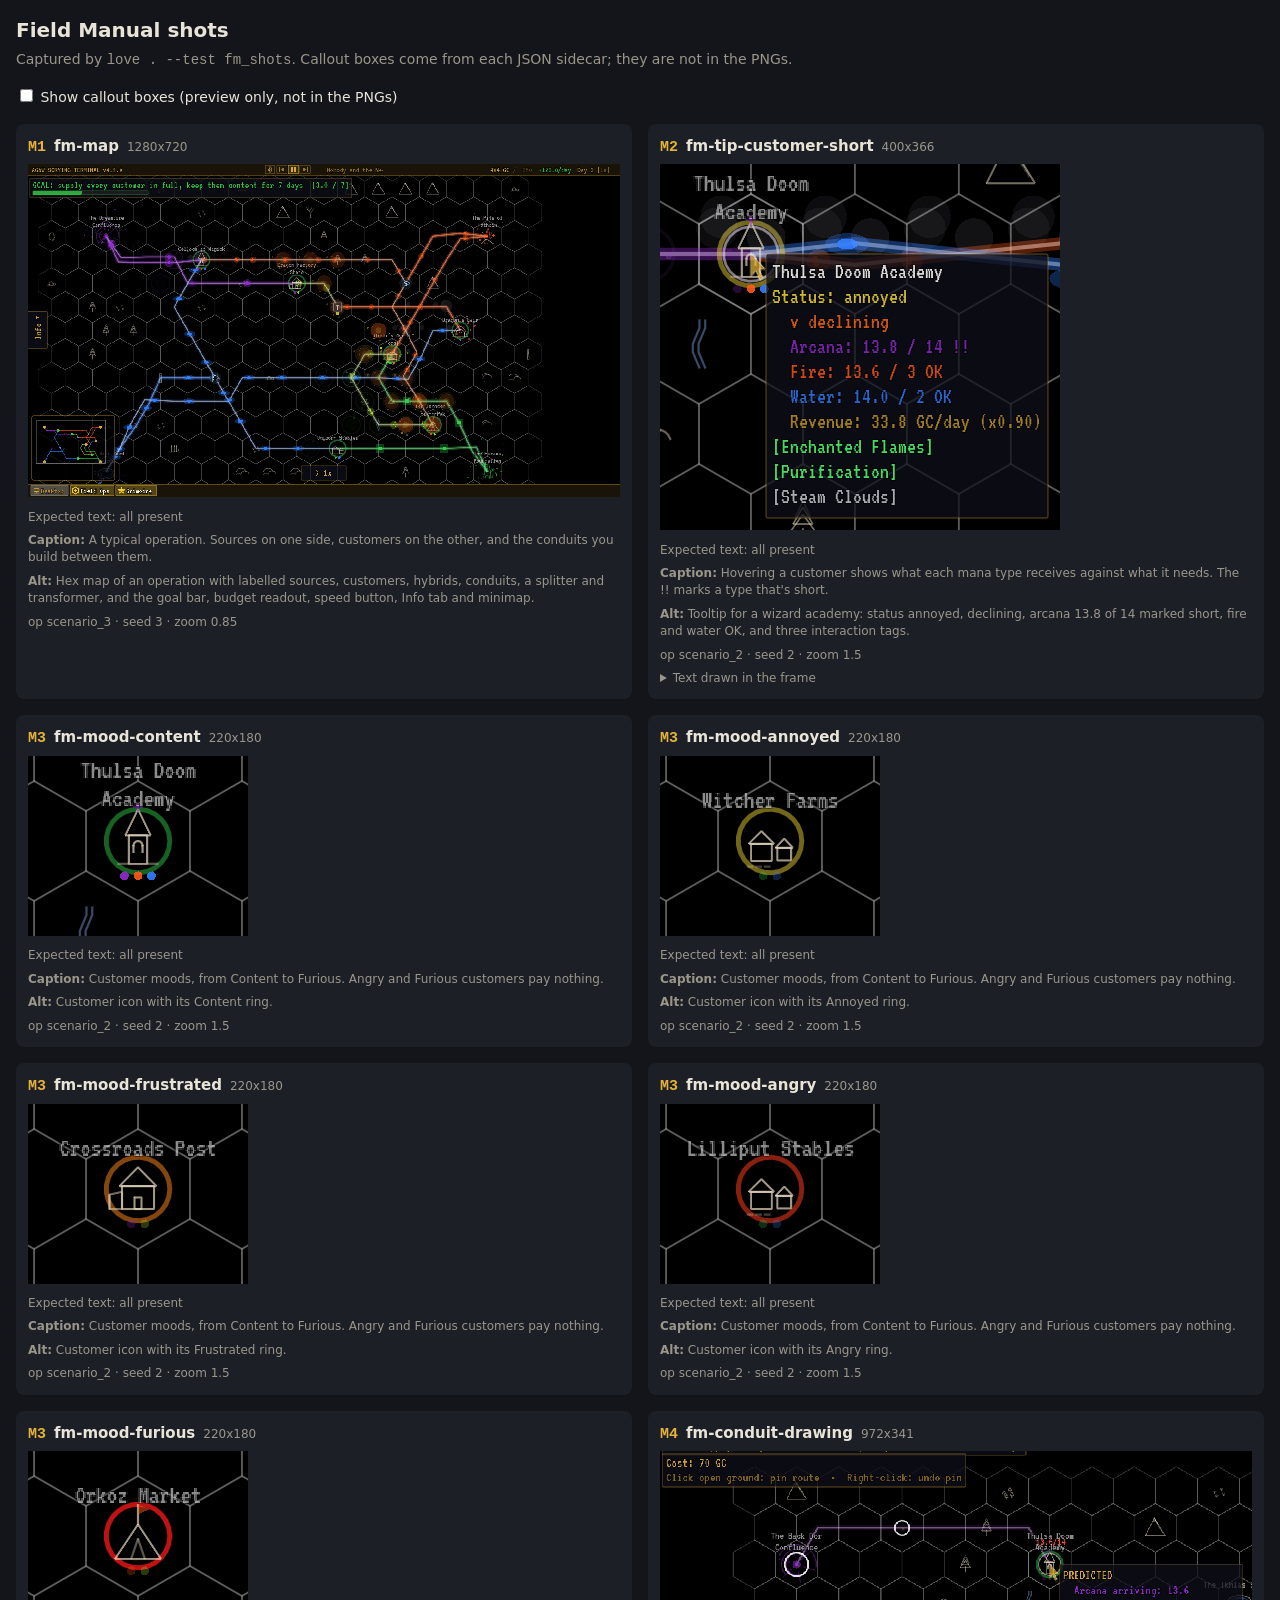
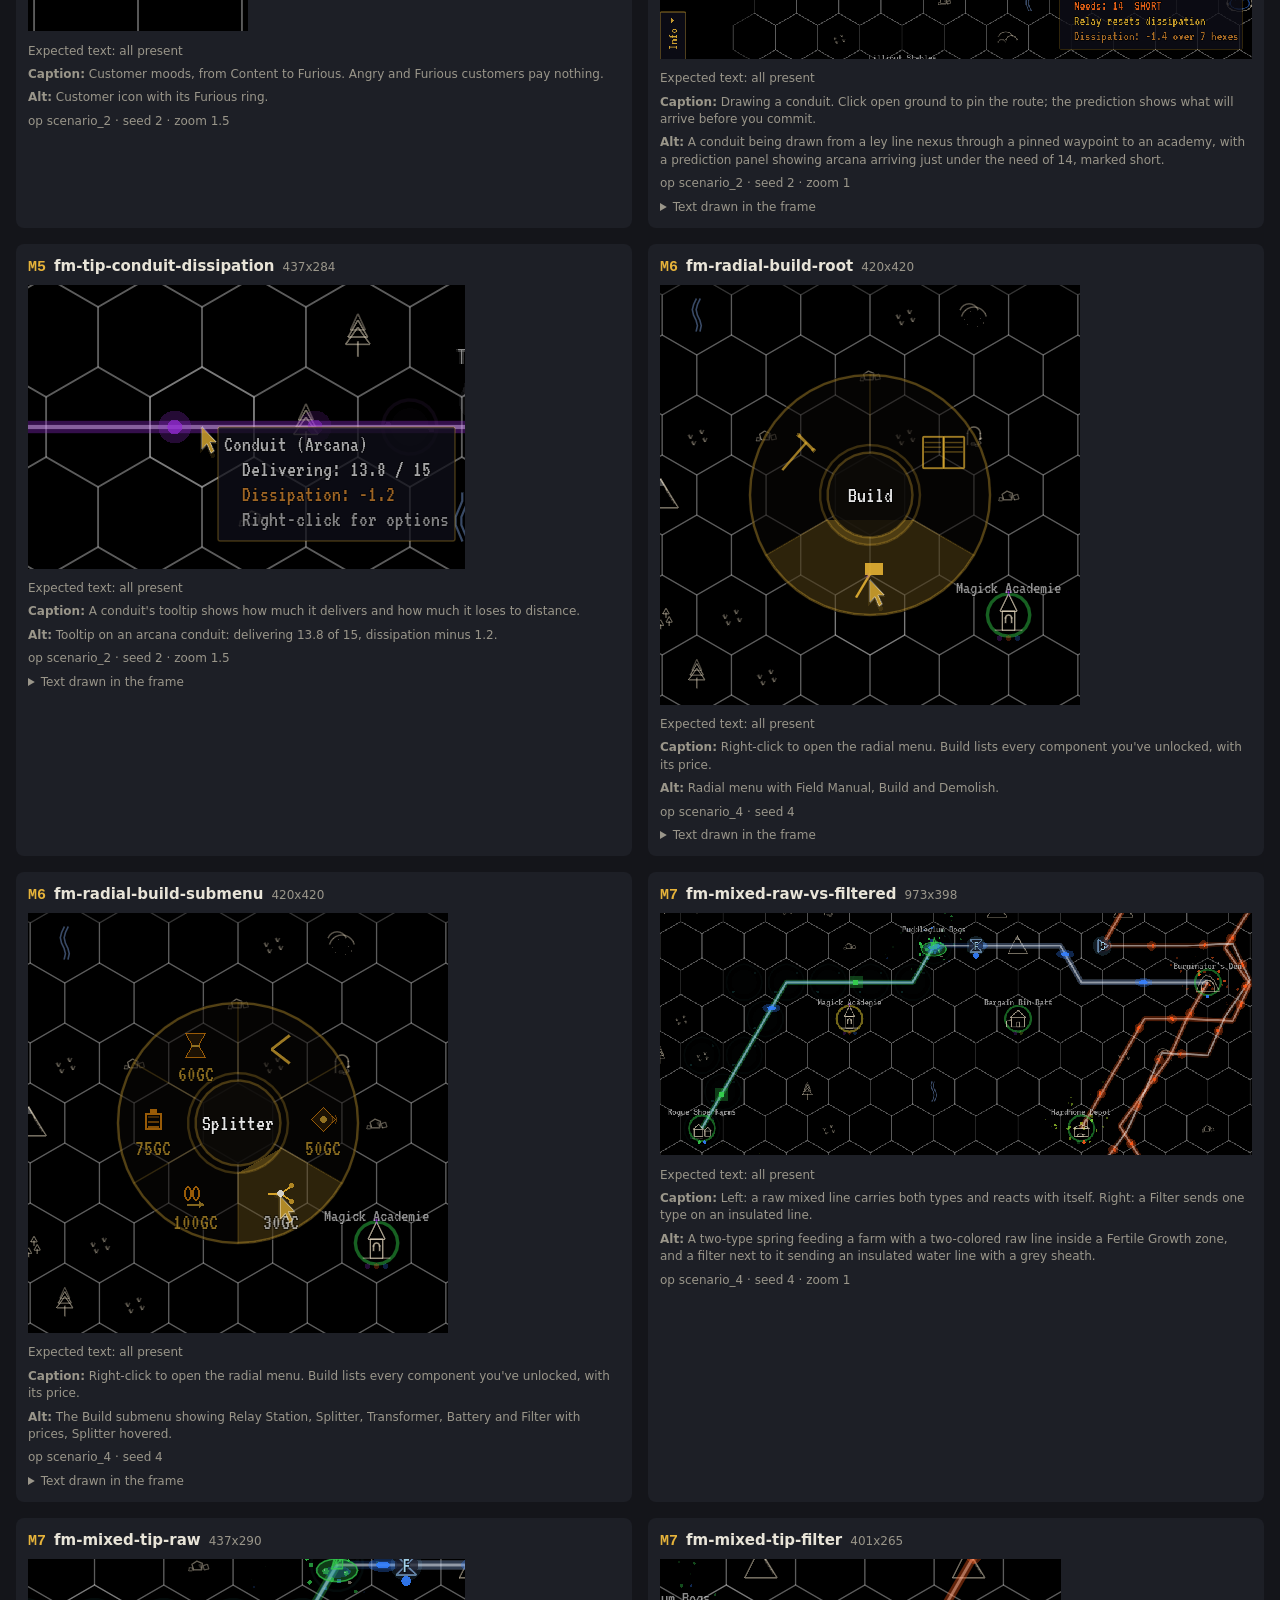
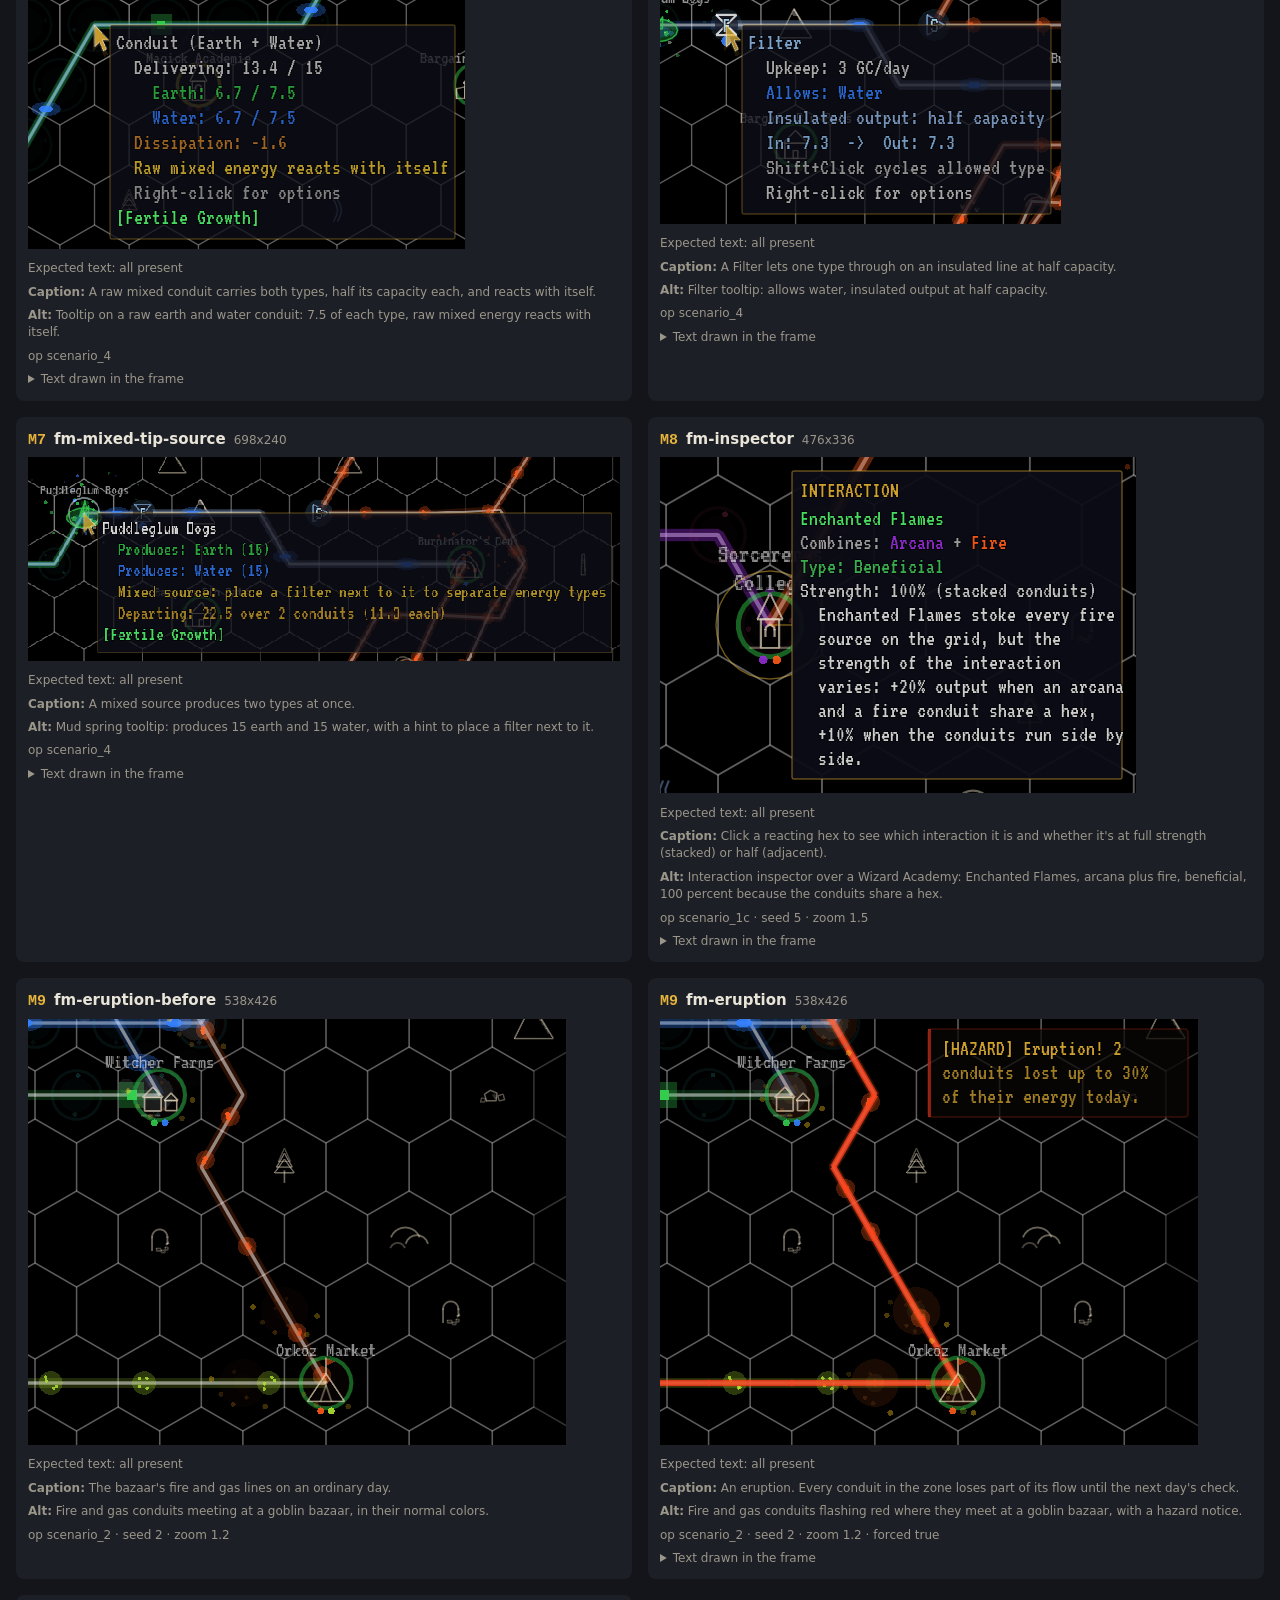
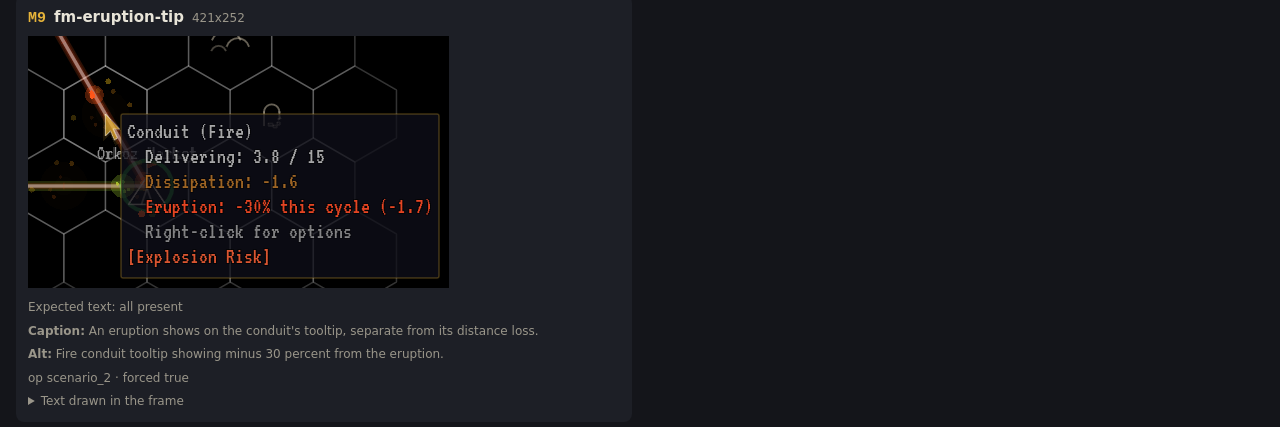
<file: fm-shots/index.html>
<!doctype html><html lang="en"><head><meta charset="utf-8">
<meta name="viewport" content="width=device-width, initial-scale=1">
<title>Field Manual Shots</title>
<style>
:root { --bg:#14151a; --card:#1d1f26; --fg:#e8e4d8; --dim:#9a968a; --amber:#e6b33a; --bad:#ff6b5a; --ok:#6fd38a; --box:#39c6ff; }
* { box-sizing: border-box; }
body { margin:0; padding:16px; background:var(--bg); color:var(--fg); font:14px/1.45 -apple-system, system-ui, sans-serif; }
h1 { font-size:20px; margin:0 0 4px; } .sub { color:var(--dim); margin:0 0 16px; }
.bar { display:flex; gap:16px; align-items:center; margin-bottom:16px; flex-wrap:wrap; }
.grid { display:grid; grid-template-columns:repeat(auto-fill, minmax(min(100%, 520px), 1fr)); gap:16px; }
.card { background:var(--card); border-radius:8px; padding:12px; min-width:0; }
.card h2 { font-size:15px; margin:0 0 6px; display:flex; gap:8px; align-items:baseline; flex-wrap:wrap; }
.id { color:var(--amber); font-family:ui-monospace, monospace; }
.size { color:var(--dim); font-weight:normal; font-size:12px; }
.shot { position:relative; display:inline-block; max-width:100%; line-height:0; background:#000; }
.shot img { max-width:100%; height:auto; display:block; image-rendering:pixelated; }
.co { position:absolute; border:2px solid var(--box); border-radius:3px; pointer-events:none; }
.co span { position:absolute; left:-2px; top:-18px; background:var(--box); color:#000; font:600 11px/16px system-ui; padding:0 4px; white-space:nowrap; border-radius:2px; }
body.nocall .co { display:none; }
.ok { color:var(--ok); } .bad { color:var(--bad); }
.meta { color:var(--dim); font-size:12px; margin-top:6px; overflow-wrap:anywhere; }
details { margin-top:6px; font-size:12px; color:var(--dim); } pre { white-space:pre-wrap; overflow-wrap:anywhere; }
</style></head><body class="nocall">
<h1>Field Manual shots</h1>
<p class="sub">Captured by <code>love . --test fm_shots</code>. Callout boxes come from each JSON sidecar; they are not in the PNGs.</p>
<div class="bar"><label><input type="checkbox" onchange="document.body.classList.toggle('nocall', !this.checked)"> Show callout boxes (preview only, not in the PNGs)</label></div>
<div class="grid">

<div class="card">
<h2><span class="id">M1</span> fm-map <span class="size">1280x720</span></h2>
<div class="shot"><img src="fm-map.png" width="1280" height="720" alt="Hex map of an operation with labelled sources, customers, hybrids, conduits, a splitter and transformer, and the goal bar, budget readout, speed button, Info tab and minimap." loading="lazy">
<div class="co" style="left:11.563%;top:18.889%;width:3.203%;height:5.694%"><span>source</span></div>
<div class="co" style="left:27.734%;top:25.972%;width:3.203%;height:5.694%"><span>customer</span></div>
<div class="co" style="left:43.906%;top:33.194%;width:2.891%;height:5.139%"><span>mood ring</span></div>
<div class="co" style="left:44.766%;top:37.917%;width:1.250%;height:1.250%"><span>need dots (bright = supplied)</span></div>
<div class="co" style="left:59.922%;top:54.306%;width:3.203%;height:5.694%"><span>hybrid</span></div>
<div class="co" style="left:11.563%;top:18.889%;width:19.297%;height:12.778%"><span>conduit with pulses</span></div>
<div class="co" style="left:62.500%;top:33.472%;width:2.656%;height:4.722%"><span>splitter</span></div>
<div class="co" style="left:50.938%;top:40.556%;width:2.656%;height:4.722%"><span>transformer</span></div>
<div class="co" style="left:0.781%;top:4.722%;width:53.438%;height:4.722%"><span>goal and streak bar</span></div>
<div class="co" style="left:78.047%;top:0.417%;width:3.281%;height:2.500%"><span>budget and credit limit</span></div>
<div class="co" style="left:86.250%;top:0.417%;width:5.469%;height:2.500%"><span>daily income</span></div>
<div class="co" style="left:92.813%;top:0.417%;width:5.469%;height:2.500%"><span>day</span></div>
<div class="co" style="left:45.547%;top:89.444%;width:8.828%;height:6.667%"><span>speed control</span></div>
<div class="co" style="left:0.000%;top:44.167%;width:3.281%;height:11.111%"><span>[Info] tab</span></div>
<div class="co" style="left:0.625%;top:75.556%;width:14.063%;height:19.444%"><span>minimap</span></div>
<div class="co" style="left:0.000%;top:96.111%;width:100.000%;height:3.889%"><span>taskbar</span></div>
</div>
<div class="meta ok">Expected text: all present</div>
<div class="meta"><b>Caption:</b> A typical operation. Sources on one side, customers on the other, and the conduits you build between them.</div>
<div class="meta"><b>Alt:</b> Hex map of an operation with labelled sources, customers, hybrids, conduits, a splitter and transformer, and the goal bar, budget readout, speed button, Info tab and minimap.</div>
<div class="meta">op scenario_3 &middot; seed 3 &middot; zoom 0.85</div>
</div>
<div class="card">
<h2><span class="id">M2</span> fm-tip-customer-short <span class="size">400x366</span></h2>
<div class="shot"><img src="fm-tip-customer-short.png" width="400" height="366" alt="Tooltip for a wizard academy: status annoyed, declining, arcana 13.8 of 14 marked short, fire and water OK, and three interaction tags." loading="lazy">
<div class="co" style="left:28.000%;top:46.721%;width:49.500%;height:6.011%"><span>got / need</span></div>
<div class="co" style="left:73.000%;top:46.721%;width:4.500%;height:6.011%"><span>!! means short</span></div>
<div class="co" style="left:28.000%;top:39.891%;width:29.250%;height:6.011%"><span>declining trend</span></div>
<div class="co" style="left:79.750%;top:67.213%;width:15.750%;height:6.011%"><span>mood multiplier</span></div>
</div>
<div class="meta ok">Expected text: all present</div>
<div class="meta"><b>Caption:</b> Hovering a customer shows what each mana type receives against what it needs. The !! marks a type that's short.</div>
<div class="meta"><b>Alt:</b> Tooltip for a wizard academy: status annoyed, declining, arcana 13.8 of 14 marked short, fire and water OK, and three interaction tags.</div>
<div class="meta">op scenario_2 &middot; seed 2 &middot; zoom 1.5</div>
<details><summary>Text drawn in the frame</summary><pre>The Back Dor
Confluence
The Maha's Flame
The Ikhlas Spring
The Underdark
Seam
The Bog of
Eternal Stench
Thulsa Doom
Academy
Lilliput Stables
Witcher Farms
Crossroads Post
Orkoz Market
GOAL: supply every customer in full, keep them content for 5 days
Thulsa Doom Academy
Status: annoyed
  v declining
  Arcana: 13.8 / 14 !!
  Fire: 13.6 / 3 OK
  Water: 14.0 / 2 OK
  Revenue: 33.8 GC/day (x0.90)
[Enchanted Flames]
[Purification]
[Steam Clouds]
&gt; 1x
Info
AG&amp;W SCRYING TERMINAL v4.2.0
Day 1 [1x]
+33.8/day
240 GC
 / -200
Nobody and the NeckRomancers - If It Don't Bite
Nobody and the NeckRomancers - If It Don't Bite
Desktop
Field Ops
Grimoire</pre></details>
</div>
<div class="card">
<h2><span class="id">M3</span> fm-mood-content <span class="size">220x180</span></h2>
<div class="shot"><img src="fm-mood-content.png" width="220" height="180" alt="Customer icon with its Content ring." loading="lazy">
</div>
<div class="meta ok">Expected text: all present</div>
<div class="meta"><b>Caption:</b> Customer moods, from Content to Furious. Angry and Furious customers pay nothing.</div>
<div class="meta"><b>Alt:</b> Customer icon with its Content ring.</div>
<div class="meta">op scenario_2 &middot; seed 2 &middot; zoom 1.5</div>
</div>
<div class="card">
<h2><span class="id">M3</span> fm-mood-annoyed <span class="size">220x180</span></h2>
<div class="shot"><img src="fm-mood-annoyed.png" width="220" height="180" alt="Customer icon with its Annoyed ring." loading="lazy">
</div>
<div class="meta ok">Expected text: all present</div>
<div class="meta"><b>Caption:</b> Customer moods, from Content to Furious. Angry and Furious customers pay nothing.</div>
<div class="meta"><b>Alt:</b> Customer icon with its Annoyed ring.</div>
<div class="meta">op scenario_2 &middot; seed 2 &middot; zoom 1.5</div>
</div>
<div class="card">
<h2><span class="id">M3</span> fm-mood-frustrated <span class="size">220x180</span></h2>
<div class="shot"><img src="fm-mood-frustrated.png" width="220" height="180" alt="Customer icon with its Frustrated ring." loading="lazy">
</div>
<div class="meta ok">Expected text: all present</div>
<div class="meta"><b>Caption:</b> Customer moods, from Content to Furious. Angry and Furious customers pay nothing.</div>
<div class="meta"><b>Alt:</b> Customer icon with its Frustrated ring.</div>
<div class="meta">op scenario_2 &middot; seed 2 &middot; zoom 1.5</div>
</div>
<div class="card">
<h2><span class="id">M3</span> fm-mood-angry <span class="size">220x180</span></h2>
<div class="shot"><img src="fm-mood-angry.png" width="220" height="180" alt="Customer icon with its Angry ring." loading="lazy">
</div>
<div class="meta ok">Expected text: all present</div>
<div class="meta"><b>Caption:</b> Customer moods, from Content to Furious. Angry and Furious customers pay nothing.</div>
<div class="meta"><b>Alt:</b> Customer icon with its Angry ring.</div>
<div class="meta">op scenario_2 &middot; seed 2 &middot; zoom 1.5</div>
</div>
<div class="card">
<h2><span class="id">M3</span> fm-mood-furious <span class="size">220x180</span></h2>
<div class="shot"><img src="fm-mood-furious.png" width="220" height="180" alt="Customer icon with its Furious ring." loading="lazy">
</div>
<div class="meta ok">Expected text: all present</div>
<div class="meta"><b>Caption:</b> Customer moods, from Content to Furious. Angry and Furious customers pay nothing.</div>
<div class="meta"><b>Alt:</b> Customer icon with its Furious ring.</div>
<div class="meta">op scenario_2 &middot; seed 2 &middot; zoom 1.5</div>
</div>
<div class="card">
<h2><span class="id">M4</span> fm-conduit-drawing <span class="size">972x341</span></h2>
<div class="shot"><img src="fm-conduit-drawing.png" width="972" height="341" alt="A conduit being drawn from a ley line nexus through a pinned waypoint to an academy, with a prediction panel showing arcana arriving just under the need of 14, marked short." loading="lazy">
<div class="co" style="left:20.576%;top:47.507%;width:4.938%;height:14.076%"><span>source</span></div>
<div class="co" style="left:38.889%;top:31.085%;width:4.115%;height:11.730%"><span>pinned waypoint</span></div>
<div class="co" style="left:20.576%;top:29.912%;width:47.737%;height:31.672%"><span>route preview</span></div>
<div class="co" style="left:1.029%;top:2.346%;width:50.000%;height:13.490%"><span>cost line</span></div>
<div class="co" style="left:67.490%;top:54.545%;width:30.864%;height:40.762%"><span>prediction panel</span></div>
</div>
<div class="meta ok">Expected text: all present</div>
<div class="meta"><b>Caption:</b> Drawing a conduit. Click open ground to pin the route; the prediction shows what will arrive before you commit.</div>
<div class="meta"><b>Alt:</b> A conduit being drawn from a ley line nexus through a pinned waypoint to an academy, with a prediction panel showing arcana arriving just under the need of 14, marked short.</div>
<div class="meta">op scenario_2 &middot; seed 2 &middot; zoom 1</div>
<details><summary>Text drawn in the frame</summary><pre>13.6/14
The Back Dor
Confluence
The Maha's Flame
The Ikhlas Spring
The Underdark
Seam
The Bog of
Eternal Stench
Thulsa Doom
Academy
Lilliput Stables
Witcher Farms
Crossroads Post
Orkoz Market
GOAL: supply every customer in full, keep them content for 5 days
Cost: 70 GC
Click open ground: pin route  •  Right-click: undo pin
PREDICTED
  Arcana arriving: 13.6
  Needs: 14  SHORT
  Relay resets dissipation
  Dissipation: -1.4 over 7 hexes
&gt; 1x
Info
AG&amp;W SCRYING TERMINAL v4.2.0
Day 0 [1x]
+0.0/day
500 GC
 / -200
Nobody and the NeckRomancers - If It Don't Bite
Nobody and the NeckRomancers - If It Don't Bite
Desktop
Field Ops
Grimoire</pre></details>
</div>
<div class="card">
<h2><span class="id">M5</span> fm-tip-conduit-dissipation <span class="size">437x284</span></h2>
<div class="shot"><img src="fm-tip-conduit-dissipation.png" width="437" height="284" alt="Tooltip on an arcana conduit: delivering 13.8 of 15, dissipation minus 1.2." loading="lazy">
<div class="co" style="left:44.851%;top:60.915%;width:47.368%;height:7.746%"><span>delivered / capacity</span></div>
<div class="co" style="left:44.851%;top:69.718%;width:39.130%;height:7.746%"><span>distance loss</span></div>
</div>
<div class="meta ok">Expected text: all present</div>
<div class="meta"><b>Caption:</b> A conduit's tooltip shows how much it delivers and how much it loses to distance.</div>
<div class="meta"><b>Alt:</b> Tooltip on an arcana conduit: delivering 13.8 of 15, dissipation minus 1.2.</div>
<div class="meta">op scenario_2 &middot; seed 2 &middot; zoom 1.5</div>
<details><summary>Text drawn in the frame</summary><pre>The Back Dor
Confluence
The Maha's Flame
The Ikhlas Spring
The Underdark
Seam
The Bog of
Eternal Stench
Thulsa Doom
Academy
Lilliput Stables
Witcher Farms
Crossroads Post
Orkoz Market
GOAL: supply every customer in full, keep them content for 5 days
Conduit (Arcana)
  Delivering: 13.8 / 15
  Dissipation: -1.2
  Right-click for options
&gt; 1x
Info
AG&amp;W SCRYING TERMINAL v4.2.0
Day 1 [1x]
+37.6/day
240 GC
 / -200
Nobody and the NeckRomancers - If It Don't Bite
Nobody and the NeckRomancers - If It Don't Bite
Desktop
Field Ops
Grimoire</pre></details>
</div>
<div class="card">
<h2><span class="id">M6</span> fm-radial-build-root <span class="size">420x420</span></h2>
<div class="shot"><img src="fm-radial-build-root.png" width="420" height="420" alt="Radial menu with Field Manual, Build and Demolish." loading="lazy">
</div>
<div class="meta ok">Expected text: all present</div>
<div class="meta"><b>Caption:</b> Right-click to open the radial menu. Build lists every component you've unlocked, with its price.</div>
<div class="meta"><b>Alt:</b> Radial menu with Field Manual, Build and Demolish.</div>
<div class="meta">op scenario_4 &middot; seed 4</div>
<details><summary>Text drawn in the frame</summary><pre>The Nightlight
Nexus
The Ashen Rift
The Hollow Places
Seep
Puddleglum Bogs
Magick Academie
Bargain Bin Bats
Hardhome Depot
Fungal Fields
Rogue Shoe Farms
Mimic Estates
Spike Nose Sales
Burninator's Den
Ye Dollar
Generale
Homeopathic
Magick College
GOAL: supply every customer in full, keep them content for 10 days
|| PAUSED
Build
Info
AG&amp;W SCRYING TERMINAL v4.2.0
Day 0 [1x] [P]
+0.0/day
1000 GC
 / -500
Nobody and the NeckRomancers - If It Don't Bite
Nobody and the NeckRomancers - If It Don't Bite
Desktop
Field Ops
Grimoire</pre></details>
</div>
<div class="card">
<h2><span class="id">M6</span> fm-radial-build-submenu <span class="size">420x420</span></h2>
<div class="shot"><img src="fm-radial-build-submenu.png" width="420" height="420" alt="The Build submenu showing Relay Station, Splitter, Transformer, Battery and Filter with prices, Splitter hovered." loading="lazy">
</div>
<div class="meta ok">Expected text: all present</div>
<div class="meta"><b>Caption:</b> Right-click to open the radial menu. Build lists every component you've unlocked, with its price.</div>
<div class="meta"><b>Alt:</b> The Build submenu showing Relay Station, Splitter, Transformer, Battery and Filter with prices, Splitter hovered.</div>
<div class="meta">op scenario_4 &middot; seed 4</div>
<details><summary>Text drawn in the frame</summary><pre>The Nightlight
Nexus
The Ashen Rift
The Hollow Places
Seep
Puddleglum Bogs
Magick Academie
Bargain Bin Bats
Hardhome Depot
Fungal Fields
Rogue Shoe Farms
Mimic Estates
Spike Nose Sales
Burninator's Den
Ye Dollar
Generale
Homeopathic
Magick College
GOAL: supply every customer in full, keep them content for 10 days
|| PAUSED
[ PAUSED — press SPACE or click &gt;&gt; ]
50GC
30GC
100GC
75GC
60GC
Splitter
Info
AG&amp;W SCRYING TERMINAL v4.2.0
Day 0 [1x] [P]
+0.0/day
1000 GC
 / -500
Nobody and the NeckRomancers - If It Don't Bite
Nobody and the NeckRomancers - If It Don't Bite
Desktop
Field Ops
Grimoire</pre></details>
</div>
<div class="card">
<h2><span class="id">M7</span> fm-mixed-raw-vs-filtered <span class="size">973x398</span></h2>
<div class="shot"><img src="fm-mixed-raw-vs-filtered.png" width="973" height="398" alt="A two-type spring feeding a farm with a two-colored raw line inside a Fertile Growth zone, and a filter next to it sending an insulated water line with a grey sheath." loading="lazy">
<div class="co" style="left:43.782%;top:7.538%;width:4.933%;height:12.060%"><span>mixed source</span></div>
<div class="co" style="left:4.625%;top:7.538%;width:44.090%;height:87.437%"><span>raw two-tone line</span></div>
<div class="co" style="left:31.860%;top:19.598%;width:14.491%;height:18.090%"><span>Fertile Growth zone</span></div>
<div class="co" style="left:51.285%;top:8.543%;width:4.111%;height:10.050%"><span>filter</span></div>
<div class="co" style="left:50.874%;top:7.538%;width:44.090%;height:27.136%"><span>insulated line</span></div>
</div>
<div class="meta ok">Expected text: all present</div>
<div class="meta"><b>Caption:</b> Left: a raw mixed line carries both types and reacts with itself. Right: a Filter sends one type on an insulated line.</div>
<div class="meta"><b>Alt:</b> A two-type spring feeding a farm with a two-colored raw line inside a Fertile Growth zone, and a filter next to it sending an insulated water line with a grey sheath.</div>
<div class="meta">op scenario_4 &middot; seed 4 &middot; zoom 1</div>
</div>
<div class="card">
<h2><span class="id">M7</span> fm-mixed-tip-raw <span class="size">437x290</span></h2>
<div class="shot"><img src="fm-mixed-tip-raw.png" width="437" height="290" alt="Tooltip on a raw earth and water conduit: 7.5 of each type, raw mixed energy reacts with itself." loading="lazy">
<div class="co" style="left:20.137%;top:42.069%;width:41.190%;height:16.207%"><span>per-type share</span></div>
<div class="co" style="left:20.137%;top:67.931%;width:76.201%;height:7.586%"><span>reacts with itself</span></div>
</div>
<div class="meta ok">Expected text: all present</div>
<div class="meta"><b>Caption:</b> A raw mixed conduit carries both types, half its capacity each, and reacts with itself.</div>
<div class="meta"><b>Alt:</b> Tooltip on a raw earth and water conduit: 7.5 of each type, raw mixed energy reacts with itself.</div>
<div class="meta">op scenario_4</div>
<details><summary>Text drawn in the frame</summary><pre>F
S
The Nightlight
Nexus
The Ashen Rift
The Hollow Places
Seep
Puddleglum Bogs
Magick Academie
Bargain Bin Bats
Hardhome Depot
Fungal Fields
Rogue Shoe Farms
Mimic Estates
Spike Nose Sales
Burninator's Den
Ye Dollar
Generale
Homeopathic
Magick College
GOAL: supply every customer in full, keep them content for 10 days
Conduit (Earth + Water)
  Delivering: 13.4 / 15
    Earth: 6.7 / 7.5
    Water: 6.7 / 7.5
  Dissipation: -1.6
  Raw mixed energy reacts with itself
  Right-click for options
[Fertile Growth]
&gt; 1x
Info
AG&amp;W SCRYING TERMINAL v4.2.0
Day 2 [1x]
+50.0/day
1092 GC
 / -500
Nobody and the NeckRomancers - If It Don't Bite
Nobody and the NeckRomancers - If It Don't Bite
Desktop
Field Ops
Grimoire</pre></details>
</div>
<div class="card">
<h2><span class="id">M7</span> fm-mixed-tip-filter <span class="size">401x265</span></h2>
<div class="shot"><img src="fm-mixed-tip-filter.png" width="401" height="265" alt="Filter tooltip: allows water, insulated output at half capacity." loading="lazy">
<div class="co" style="left:21.945%;top:46.038%;width:33.666%;height:8.302%"><span>allowed type</span></div>
<div class="co" style="left:21.945%;top:55.472%;width:74.065%;height:8.302%"><span>half capacity</span></div>
</div>
<div class="meta ok">Expected text: all present</div>
<div class="meta"><b>Caption:</b> A Filter lets one type through on an insulated line at half capacity.</div>
<div class="meta"><b>Alt:</b> Filter tooltip: allows water, insulated output at half capacity.</div>
<div class="meta">op scenario_4</div>
<details><summary>Text drawn in the frame</summary><pre>F
S
The Nightlight
Nexus
The Ashen Rift
The Hollow Places
Seep
Puddleglum Bogs
Magick Academie
Bargain Bin Bats
Hardhome Depot
Fungal Fields
Rogue Shoe Farms
Mimic Estates
Spike Nose Sales
Burninator's Den
Ye Dollar
Generale
Homeopathic
Magick College
GOAL: supply every customer in full, keep them content for 10 days
Filter
  Upkeep: 3 GC/day
  Allows: Water
  Insulated output: half capacity
  In: 7.3  -&gt;  Out: 7.3
  Shift+Click cycles allowed type
  Right-click for options
&gt; 1x
Info
AG&amp;W SCRYING TERMINAL v4.2.0
Day 2 [1x]
+50.0/day
1095 GC
 / -500
Nobody and the NeckRomancers - If It Don't Bite
Nobody and the NeckRomancers - If It Don't Bite
Desktop
Field Ops
Grimoire</pre></details>
</div>
<div class="card">
<h2><span class="id">M7</span> fm-mixed-tip-source <span class="size">698x240</span></h2>
<div class="shot"><img src="fm-mixed-tip-source.png" width="698" height="240" alt="Mud spring tooltip: produces 15 earth and 15 water, with a hint to place a filter next to it." loading="lazy">
<div class="co" style="left:12.607%;top:40.417%;width:28.367%;height:19.583%"><span>two types</span></div>
<div class="co" style="left:12.607%;top:61.250%;width:85.100%;height:9.167%"><span>filter hint</span></div>
</div>
<div class="meta ok">Expected text: all present</div>
<div class="meta"><b>Caption:</b> A mixed source produces two types at once.</div>
<div class="meta"><b>Alt:</b> Mud spring tooltip: produces 15 earth and 15 water, with a hint to place a filter next to it.</div>
<div class="meta">op scenario_4</div>
<details><summary>Text drawn in the frame</summary><pre>F
S
The Nightlight
Nexus
The Ashen Rift
The Hollow Places
Seep
Puddleglum Bogs
Magick Academie
Bargain Bin Bats
Hardhome Depot
Fungal Fields
Rogue Shoe Farms
Mimic Estates
Spike Nose Sales
Burninator's Den
Ye Dollar
Generale
Homeopathic
Magick College
GOAL: supply every customer in full, keep them content for 10 days
Puddleglum Bogs
  Produces: Earth (15)
  Produces: Water (15)
  Mixed source: place a filter next to it to separate energy types
  Departing: 22.5 over 2 conduits (11.3 each)
[Fertile Growth]
&gt; 1x
Info
AG&amp;W SCRYING TERMINAL v4.2.0
Day 2 [1x]
+50.0/day
1097 GC
 / -500
Nobody and the NeckRomancers - If It Don't Bite
Nobody and the NeckRomancers - If It Don't Bite
Desktop
Field Ops
Grimoire</pre></details>
</div>
<div class="card">
<h2><span class="id">M8</span> fm-inspector <span class="size">476x336</span></h2>
<div class="shot"><img src="fm-inspector.png" width="476" height="336" alt="Interaction inspector over a Wizard Academy: Enchanted Flames, arcana plus fire, beneficial, 100 percent because the conduits share a hex." loading="lazy">
<div class="co" style="left:11.765%;top:33.929%;width:22.689%;height:32.143%"><span>reacting hex</span></div>
<div class="co" style="left:27.731%;top:4.167%;width:69.328%;height:91.667%"><span>inspector panel</span></div>
<div class="co" style="left:29.412%;top:36.310%;width:62.395%;height:6.548%"><span>strength</span></div>
</div>
<div class="meta ok">Expected text: all present</div>
<div class="meta"><b>Caption:</b> Click a reacting hex to see which interaction it is and whether it's at full strength (stacked) or half (adjacent).</div>
<div class="meta"><b>Alt:</b> Interaction inspector over a Wizard Academy: Enchanted Flames, arcana plus fire, beneficial, 100 percent because the conduits share a hex.</div>
<div class="meta">op scenario_1c &middot; seed 5 &middot; zoom 1.5</div>
<details><summary>Text drawn in the frame</summary><pre>The Weave's Knot
Avernus Vent
The Nelwyn Well
Sorcerer's
College
Tyrion Farms
The Secret Garden
Center
GOAL: supply every customer in full, keep them content for 3 days  [1.0 / 3]
&gt; 1x
Info
INTERACTION
Enchanted Flames
Combines: 
Arcana
 + 
Fire
Type: Beneficial
Strength: 100% (stacked conduits)
  Enchanted Flames stoke every fire
  source on the grid, but the
  strength of the interaction
  varies: +20% output when an arcana
  and a fire conduit share a hex,
  +10% when the conduits run side by
  side.
AG&amp;W SCRYING TERMINAL v4.2.0
Day 1 [1x]
+38.0/day
189 GC
 / -100
Nobody and the NeckRomancers - If It Don't Bite
Nobody and the NeckRomancers - If It Don't Bite
Desktop
Field Ops
Grimoire</pre></details>
</div>
<div class="card">
<h2><span class="id">M9</span> fm-eruption-before <span class="size">538x426</span></h2>
<div class="shot"><img src="fm-eruption-before.png" width="538" height="426" alt="Fire and gas conduits meeting at a goblin bazaar, in their normal colors." loading="lazy">
<div class="co" style="left:44.610%;top:71.831%;width:21.375%;height:26.995%"><span>hazard zone</span></div>
<div class="co" style="left:2.788%;top:26.761%;width:58.922%;height:66.432%"><span>flashing conduits</span></div>
</div>
<div class="meta ok">Expected text: all present</div>
<div class="meta"><b>Caption:</b> The bazaar's fire and gas lines on an ordinary day.</div>
<div class="meta"><b>Alt:</b> Fire and gas conduits meeting at a goblin bazaar, in their normal colors.</div>
<div class="meta">op scenario_2 &middot; seed 2 &middot; zoom 1.2</div>
</div>
<div class="card">
<h2><span class="id">M9</span> fm-eruption <span class="size">538x426</span></h2>
<div class="shot"><img src="fm-eruption.png" width="538" height="426" alt="Fire and gas conduits flashing red where they meet at a goblin bazaar, with a hazard notice." loading="lazy">
<div class="co" style="left:44.610%;top:71.831%;width:21.375%;height:26.995%"><span>hazard zone</span></div>
<div class="co" style="left:2.788%;top:26.761%;width:58.922%;height:66.432%"><span>flashing conduits</span></div>
<div class="co" style="left:50.558%;top:1.878%;width:40.520%;height:21.127%"><span>HAZARD notice</span></div>
</div>
<div class="meta ok">Expected text: all present</div>
<div class="meta"><b>Caption:</b> An eruption. Every conduit in the zone loses part of its flow until the next day's check.</div>
<div class="meta"><b>Alt:</b> Fire and gas conduits flashing red where they meet at a goblin bazaar, with a hazard notice.</div>
<div class="meta">op scenario_2 &middot; seed 2 &middot; zoom 1.2 &middot; forced true</div>
<details><summary>Text drawn in the frame</summary><pre>R
S
S
S
S
The Back Dor
Confluence
The Maha's Flame
The Ikhlas Spring
The Underdark
Seam
The Bog of
Eternal Stench
Thulsa Doom
Academy
Lilliput Stables
Witcher Farms
Crossroads Post
Orkoz Market
GOAL: supply every customer in full, keep them content for 5 days
&gt; 1x
[HAZARD] Eruption! 2
conduits lost up to 30%
of their energy today.
Info
AG&amp;W SCRYING TERMINAL v6.6.6
Day 3 [1x]
+120.6/day
833 GC
 / -200
Nobody and the NeckRomancers - If It Don't Bite
Nobody and the NeckRomancers - If It Don't Bite
Desktop
Field Ops
Grimoire</pre></details>
</div>
<div class="card">
<h2><span class="id">M9</span> fm-eruption-tip <span class="size">421x252</span></h2>
<div class="shot"><img src="fm-eruption-tip.png" width="421" height="252" alt="Fire conduit tooltip showing minus 30 percent from the eruption." loading="lazy">
<div class="co" style="left:23.515%;top:63.095%;width:72.684%;height:8.730%"><span>eruption loss</span></div>
<div class="co" style="left:23.515%;top:53.175%;width:40.618%;height:8.730%"><span>distance loss</span></div>
<div class="co" style="left:23.515%;top:82.937%;width:34.204%;height:8.730%"><span>zone tag</span></div>
</div>
<div class="meta ok">Expected text: all present</div>
<div class="meta"><b>Caption:</b> An eruption shows on the conduit's tooltip, separate from its distance loss.</div>
<div class="meta"><b>Alt:</b> Fire conduit tooltip showing minus 30 percent from the eruption.</div>
<div class="meta">op scenario_2 &middot; forced true</div>
<details><summary>Text drawn in the frame</summary><pre>R
S
S
S
S
The Back Dor
Confluence
The Maha's Flame
The Ikhlas Spring
The Underdark
Seam
The Bog of
Eternal Stench
Thulsa Doom
Academy
Lilliput Stables
Witcher Farms
Crossroads Post
Orkoz Market
GOAL: supply every customer in full, keep them content for 5 days
Conduit (Fire)
  Delivering: 3.8 / 15
  Dissipation: -1.6
  Eruption: -30% this cycle (-1.7)
  Right-click for options
[Explosion Risk]
&gt; 1x
Info
AG&amp;W SCRYING TERMINAL v6.6.6
Day 3 [1x]
+120.6/day
840 GC
 / -200
Nobody and the NeckRomancers - If It Don't Bite
Nobody and the NeckRomancers - If It Don't Bite
Desktop
Field Ops
Grimoire</pre></details>
</div>
</div></body></html>
</file>
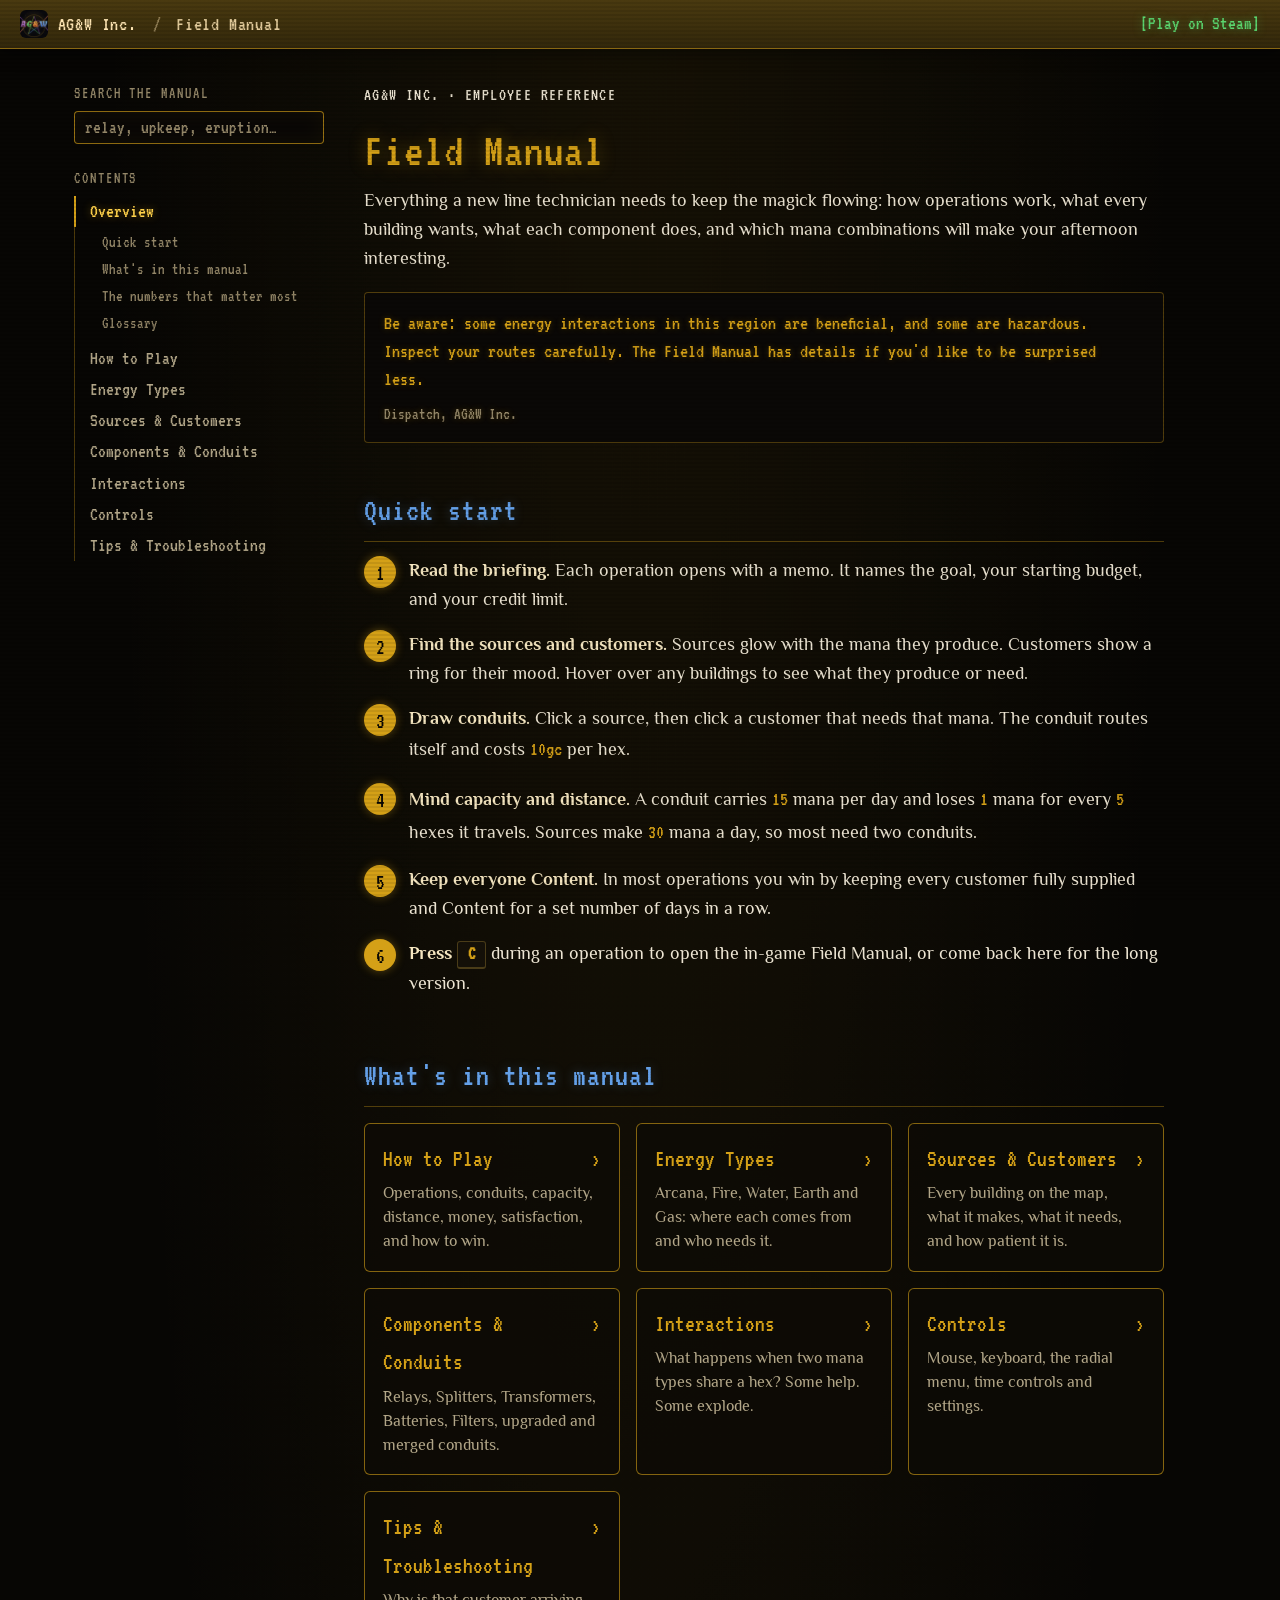
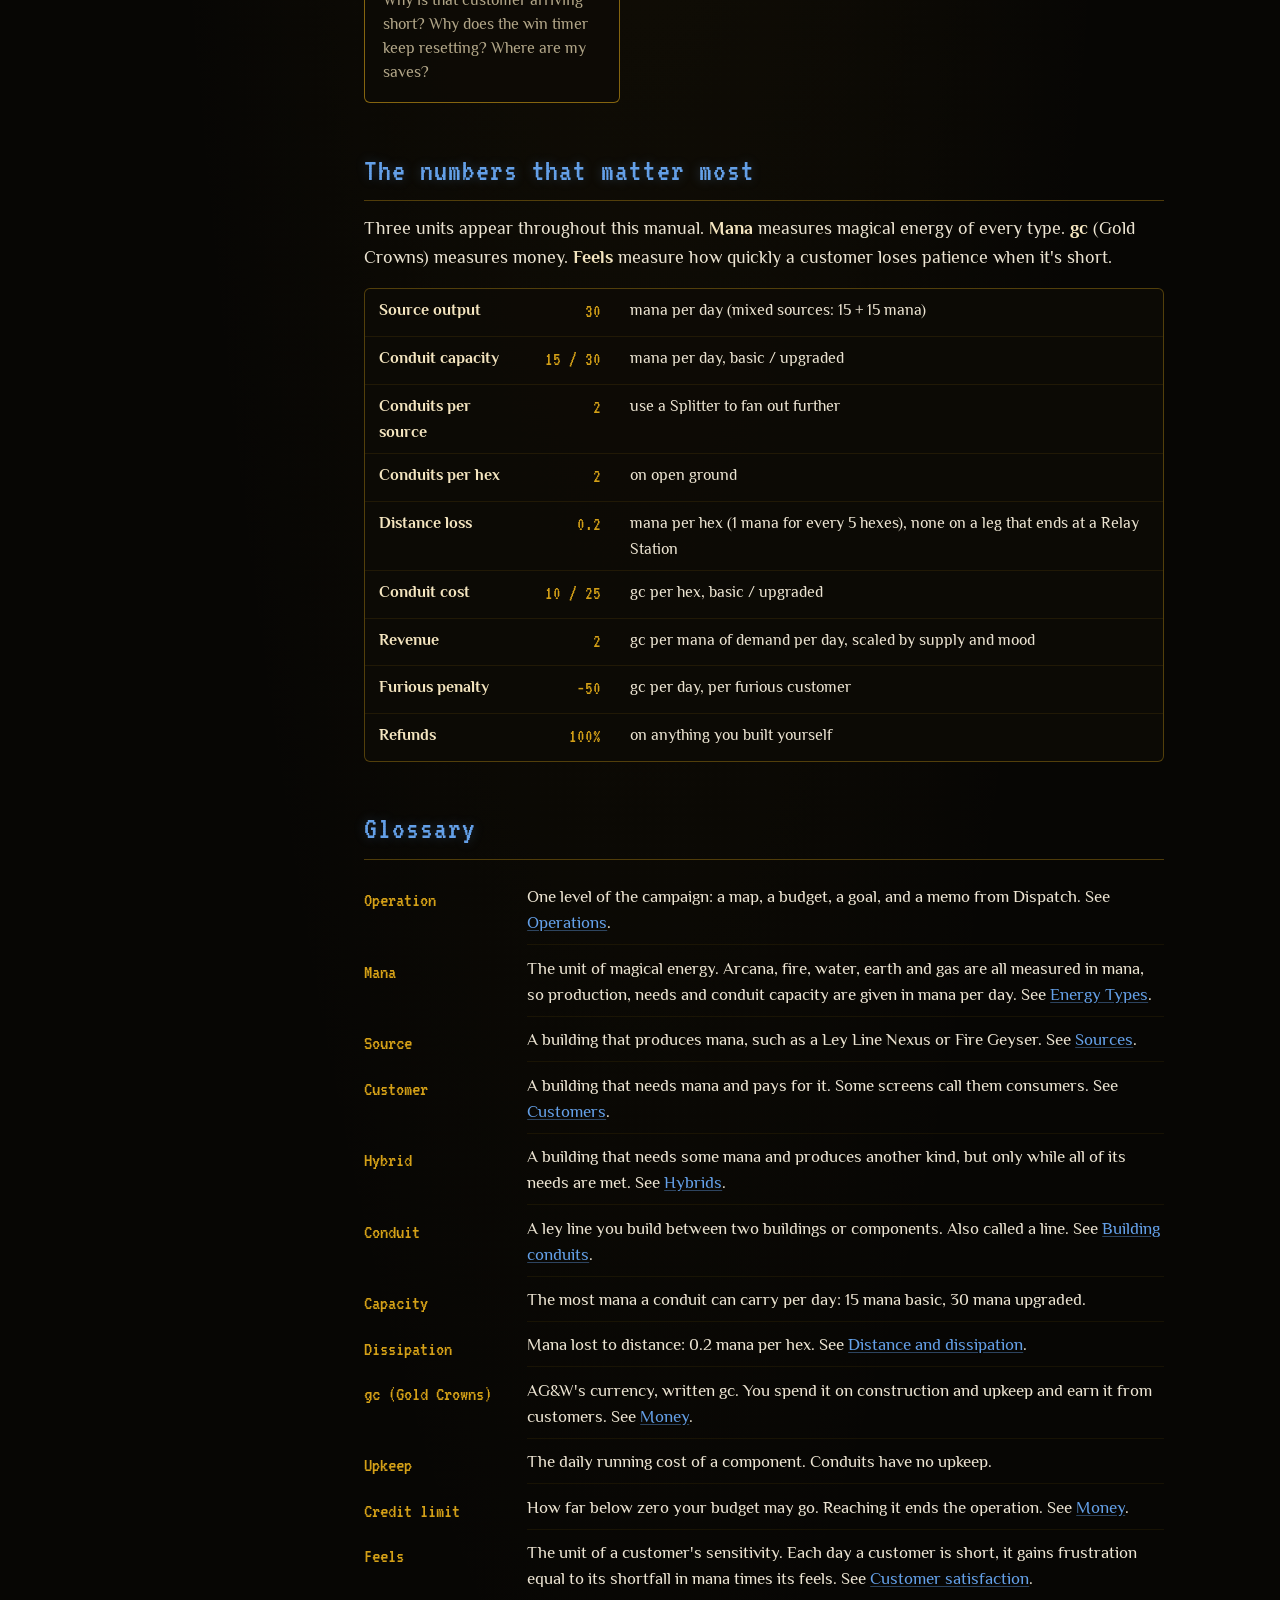
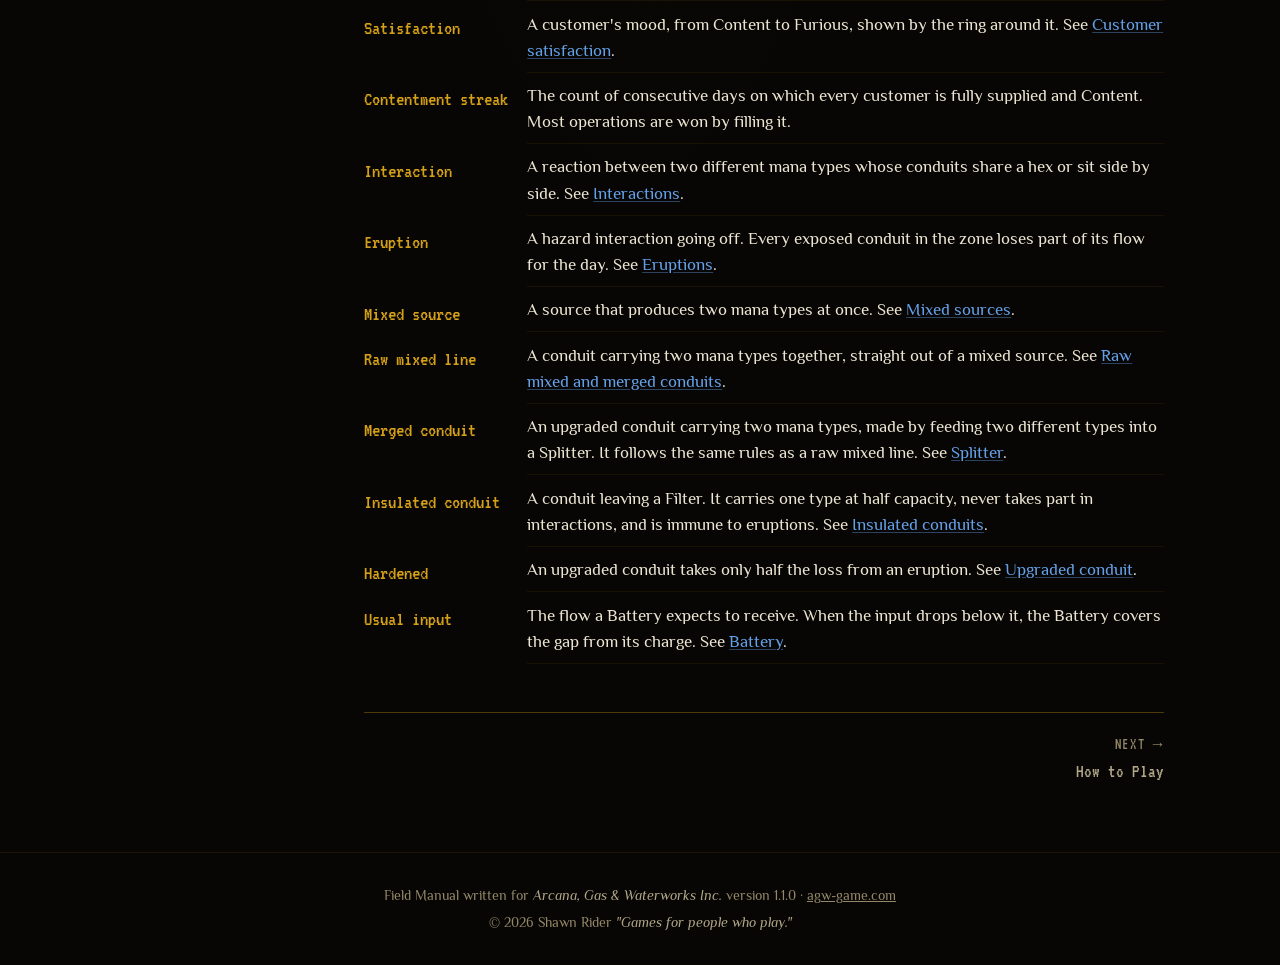
<file: src/field-manual/index.html>
<!DOCTYPE html>
<html lang="en">
<head>
  <meta charset="UTF-8">
  <meta name="viewport" content="width=device-width, initial-scale=1.0">
  <title>AG&amp;W Inc. Field Manual</title>
  <meta name="description" content="The AG&amp;W Inc. Field Manual: how to play Arcana, Gas &amp; Waterworks Inc., with a quick start, glossary, and every game system explained.">
  <meta property="og:title" content="AG&amp;W Inc. Field Manual">
  <meta property="og:description" content="The AG&amp;W Inc. Field Manual: how to play Arcana, Gas &amp; Waterworks Inc., with a quick start, glossary, and every game system explained.">
  <meta property="og:image" content="https://agw-game.com/assets/images/capsule-header.png">
  <meta property="og:type" content="website">
  <meta property="og:url" content="https://agw-game.com/field-manual/">
  <link rel="icon" type="image/png" href="../assets/images/icon.png">
  <link rel="preconnect" href="https://fonts.googleapis.com">
  <link rel="preconnect" href="https://fonts.gstatic.com" crossorigin>
  <link href="https://fonts.googleapis.com/css2?family=VT323&family=Almendra:wght@400;700&family=Philosopher:ital,wght@0,400;0,700;1,400&display=swap" rel="stylesheet">
  <link rel="stylesheet" href="../style.css">
  <link rel="stylesheet" href="field-manual.css">
</head>
<body class="fm">
  <a class="skip-link" href="#main">Skip to content</a>
  <div class="scanlines" aria-hidden="true"></div>

  <header class="fm-topbar">
    <a class="fm-home" href="../"><img src="../assets/images/icon.png" alt="" width="28" height="28">AG&amp;W Inc.</a>
    <a class="fm-topbar-title" href="./">Field Manual</a>
    <a class="fm-steam" href="https://store.steampowered.com/app/4476220/Arcana_Gas__Waterworks_Inc/" target="_blank" rel="noopener">[Play on Steam]</a>
    <button class="fm-menu-btn" type="button" aria-expanded="false" aria-controls="fm-sidebar">Contents</button>
  </header>

  <div class="fm-layout">
    <aside class="fm-sidebar" id="fm-sidebar">
      <div class="fm-search" role="search">
        <label for="fm-search-input">Search the manual</label>
        <input id="fm-search-input" type="search" placeholder="relay, upkeep, eruption…" autocomplete="off" spellcheck="false">
        <ul class="fm-results" id="fm-search-results" aria-label="Search results" hidden></ul>
        <p class="sr-only" id="fm-search-status" aria-live="polite"></p>
      </div>
      <nav class="fm-nav" aria-label="Field Manual">
        <p class="fm-nav-heading">Contents</p>
        <ol>
          <li><a href="index.html" aria-current="page">Overview</a></li>
          <li><a href="how-to-play.html">How to Play</a></li>
          <li><a href="mana.html">Energy Types</a></li>
          <li><a href="buildings.html">Sources &amp; Customers</a></li>
          <li><a href="components.html">Components &amp; Conduits</a></li>
          <li><a href="interactions.html">Interactions</a></li>
          <li><a href="controls.html">Controls</a></li>
          <li><a href="tips.html">Tips &amp; Troubleshooting</a></li>
        </ol>
      </nav>
    </aside>

    <main class="fm-content" id="main" tabindex="-1">
      <p class="fm-crumb">AG&amp;W Inc. &middot; Employee Reference</p>
      <h1>Field Manual</h1>
      <p class="fm-lede">Everything a new line technician needs to keep the magick flowing: how operations work, what every building wants, what each component does, and which mana combinations will make your afternoon interesting.</p>

      <blockquote class="fm-memo">
        <p>Be aware: some energy interactions in this region are beneficial, and some are hazardous. Inspect your routes carefully. The Field Manual has details if you'd like to be surprised less.</p>
        <cite>Dispatch, AG&amp;W Inc.</cite>
      </blockquote>

      <h2 id="quick-start">Quick start</h2>
      <ol class="fm-steps">
        <li><strong>Read the briefing.</strong> Each operation opens with a memo. It names the goal, your starting budget, and your credit limit.</li>
        <li><strong>Find the sources and customers.</strong> Sources glow with the mana they produce. Customers show a ring for their mood. Hover over any buildings to see what they produce or need.</li>
        <li><strong>Draw conduits.</strong> Click a source, then click a customer that needs that mana. The conduit routes itself and costs <span class="num">10gc</span> per hex.</li>
        <li><strong>Mind capacity and distance.</strong> A conduit carries <span class="num">15</span> mana per day and loses <span class="num">1</span> mana for every <span class="num">5</span> hexes it travels. Sources make <span class="num">30</span> mana a day, so most need two conduits.</li>
        <li><strong>Keep everyone Content.</strong> In most operations you win by keeping every customer fully supplied and Content for a set number of days in a row.</li>
        <li><strong>Press <kbd>C</kbd></strong> during an operation to open the in-game Field Manual, or come back here for the long version.</li>
      </ol>

      <h2 id="sections">What's in this manual</h2>
      <div class="fm-cards">
        <a class="fm-card" href="how-to-play.html"><span class="fm-card-title">How to Play</span><span class="fm-card-desc">Operations, conduits, capacity, distance, money, satisfaction, and how to win.</span></a>
        <a class="fm-card" href="mana.html"><span class="fm-card-title">Energy Types</span><span class="fm-card-desc">Arcana, Fire, Water, Earth and Gas: where each comes from and who needs it.</span></a>
        <a class="fm-card" href="buildings.html"><span class="fm-card-title">Sources &amp; Customers</span><span class="fm-card-desc">Every building on the map, what it makes, what it needs, and how patient it is.</span></a>
        <a class="fm-card" href="components.html"><span class="fm-card-title">Components &amp; Conduits</span><span class="fm-card-desc">Relays, Splitters, Transformers, Batteries, Filters, upgraded and merged conduits.</span></a>
        <a class="fm-card" href="interactions.html"><span class="fm-card-title">Interactions</span><span class="fm-card-desc">What happens when two mana types share a hex? Some help. Some explode.</span></a>
        <a class="fm-card" href="controls.html"><span class="fm-card-title">Controls</span><span class="fm-card-desc">Mouse, keyboard, the radial menu, time controls and settings.</span></a>
        <a class="fm-card" href="tips.html"><span class="fm-card-title">Tips &amp; Troubleshooting</span><span class="fm-card-desc">Why is that customer arriving short? Why does the win timer keep resetting? Where are my saves?</span></a>
      </div>

      <h2 id="numbers">The numbers that matter most</h2>
      <p id="units">Three units appear throughout this manual. <strong>Mana</strong> measures magical energy of every type. <strong>gc</strong> (Gold Crowns) measures money. <strong>Feels</strong> measure how quickly a customer loses patience when it's short.</p>
      <div class="fm-table-wrap">
        <table class="fm-table">
          <tbody>
            <tr><th scope="row">Source output</th><td class="n">30</td><td>mana per day (mixed sources: 15 + 15 mana)</td></tr>
            <tr><th scope="row">Conduit capacity</th><td class="n">15 / 30</td><td>mana per day, basic / upgraded</td></tr>
            <tr><th scope="row">Conduits per source</th><td class="n">2</td><td>use a Splitter to fan out further</td></tr>
            <tr><th scope="row">Conduits per hex</th><td class="n">2</td><td>on open ground</td></tr>
            <tr><th scope="row">Distance loss</th><td class="n">0.2</td><td>mana per hex (1 mana for every 5 hexes), none on a leg that ends at a Relay Station</td></tr>
            <tr><th scope="row">Conduit cost</th><td class="n">10 / 25</td><td>gc per hex, basic / upgraded</td></tr>
            <tr><th scope="row">Revenue</th><td class="n">2</td><td>gc per mana of demand per day, scaled by supply and mood</td></tr>
            <tr><th scope="row">Furious penalty</th><td class="n">&minus;50</td><td>gc per day, per furious customer</td></tr>
            <tr><th scope="row">Refunds</th><td class="n">100%</td><td>on anything you built yourself</td></tr>
          </tbody>
        </table>
      </div>

      <h2 id="glossary">Glossary</h2>
      <dl class="fm-glossary">
        <dt id="g-operation">Operation</dt>
        <dd>One level of the campaign: a map, a budget, a goal, and a memo from Dispatch. See <a href="how-to-play.html#operations">Operations</a>.</dd>
        <dt id="g-mana">Mana</dt>
        <dd>The unit of magical energy. Arcana, fire, water, earth and gas are all measured in mana, so production, needs and conduit capacity are given in mana per day. See <a href="mana.html">Energy Types</a>.</dd>
        <dt id="g-source">Source</dt>
        <dd>A building that produces mana, such as a Ley Line Nexus or Fire Geyser. See <a href="buildings.html#sources">Sources</a>.</dd>
        <dt id="g-customer">Customer</dt>
        <dd>A building that needs mana and pays for it. Some screens call them consumers. See <a href="buildings.html#customers">Customers</a>.</dd>
        <dt id="g-hybrid">Hybrid</dt>
        <dd>A building that needs some mana and produces another kind, but only while all of its needs are met. See <a href="buildings.html#hybrids">Hybrids</a>.</dd>
        <dt id="g-conduit">Conduit</dt>
        <dd>A ley line you build between two buildings or components. Also called a line. See <a href="how-to-play.html#conduits">Building conduits</a>.</dd>
        <dt id="g-capacity">Capacity</dt>
        <dd>The most mana a conduit can carry per day: 15 mana basic, 30 mana upgraded.</dd>
        <dt id="g-dissipation">Dissipation</dt>
        <dd>Mana lost to distance: 0.2 mana per hex. See <a href="how-to-play.html#distance">Distance and dissipation</a>.</dd>
        <dt id="g-gc">gc (Gold Crowns)</dt>
        <dd>AG&amp;W's currency, written gc. You spend it on construction and upkeep and earn it from customers. See <a href="how-to-play.html#money">Money</a>.</dd>
        <dt id="g-upkeep">Upkeep</dt>
        <dd>The daily running cost of a component. Conduits have no upkeep.</dd>
        <dt id="g-debt-limit">Credit limit</dt>
        <dd>How far below zero your budget may go. Reaching it ends the operation. See <a href="how-to-play.html#money">Money</a>.</dd>
        <dt id="g-feels">Feels</dt>
        <dd>The unit of a customer's sensitivity. Each day a customer is short, it gains frustration equal to its shortfall in mana times its feels. See <a href="how-to-play.html#satisfaction">Customer satisfaction</a>.</dd>
        <dt id="g-satisfaction">Satisfaction</dt>
        <dd>A customer's mood, from Content to Furious, shown by the ring around it. See <a href="how-to-play.html#satisfaction">Customer satisfaction</a>.</dd>
        <dt id="g-streak">Contentment streak</dt>
        <dd>The count of consecutive days on which every customer is fully supplied and Content. Most operations are won by filling it.</dd>
        <dt id="g-interaction">Interaction</dt>
        <dd>A reaction between two different mana types whose conduits share a hex or sit side by side. See <a href="interactions.html">Interactions</a>.</dd>
        <dt id="g-eruption">Eruption</dt>
        <dd>A hazard interaction going off. Every exposed conduit in the zone loses part of its flow for the day. See <a href="interactions.html#eruptions">Eruptions</a>.</dd>
        <dt id="g-mixed-source">Mixed source</dt>
        <dd>A source that produces two mana types at once. See <a href="buildings.html#mixed-sources">Mixed sources</a>.</dd>
        <dt id="g-raw-mixed">Raw mixed line</dt>
        <dd>A conduit carrying two mana types together, straight out of a mixed source. See <a href="components.html#raw-mixed-conduits">Raw mixed and merged conduits</a>.</dd>
        <dt id="g-merged">Merged conduit</dt>
        <dd>An upgraded conduit carrying two mana types, made by feeding two different types into a Splitter. It follows the same rules as a raw mixed line. See <a href="components.html#splitter">Splitter</a>.</dd>
        <dt id="g-insulated">Insulated conduit</dt>
        <dd>A conduit leaving a Filter. It carries one type at half capacity, never takes part in interactions, and is immune to eruptions. See <a href="components.html#insulated-conduits">Insulated conduits</a>.</dd>
        <dt id="g-hardened">Hardened</dt>
        <dd>An upgraded conduit takes only half the loss from an eruption. See <a href="components.html#upgraded-conduits">Upgraded conduit</a>.</dd>
        <dt id="g-usual-input">Usual input</dt>
        <dd>The flow a Battery expects to receive. When the input drops below it, the Battery covers the gap from its charge. See <a href="components.html#battery">Battery</a>.</dd>
      </dl>
      <nav class="fm-pager" aria-label="Previous and next page">
        <a class="next" href="how-to-play.html"><span>Next &rarr;</span>How to Play</a>
      </nav>
    </main>
  </div>

  <footer class="site-footer">
    <p>Field Manual written for <em>Arcana, Gas &amp; Waterworks Inc.</em> version 1.1.0 &middot; <a href="../">agw-game.com</a></p>
    <p>&copy; 2026 Shawn Rider <em>"Games for people who play."</em></p>
  </footer>

  <script src="field-manual.js"></script>
</body>
</html>
</file>
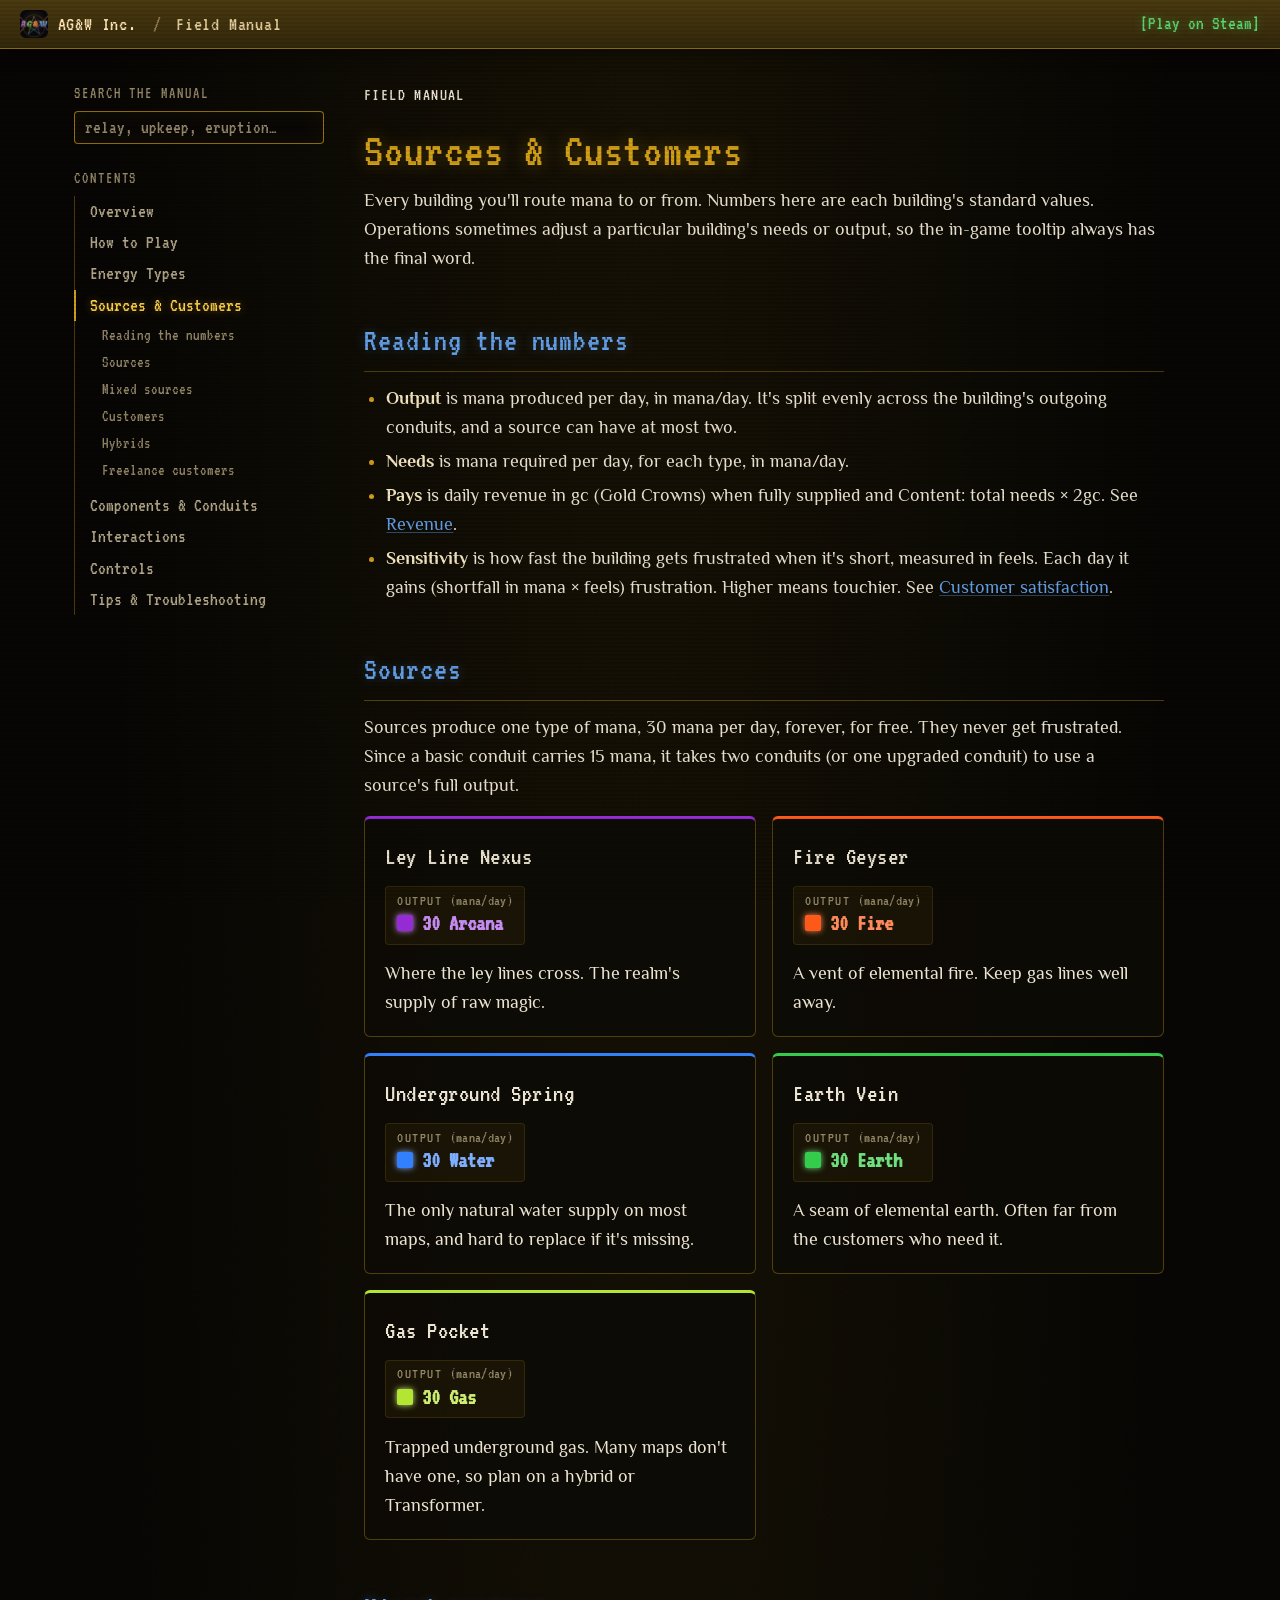
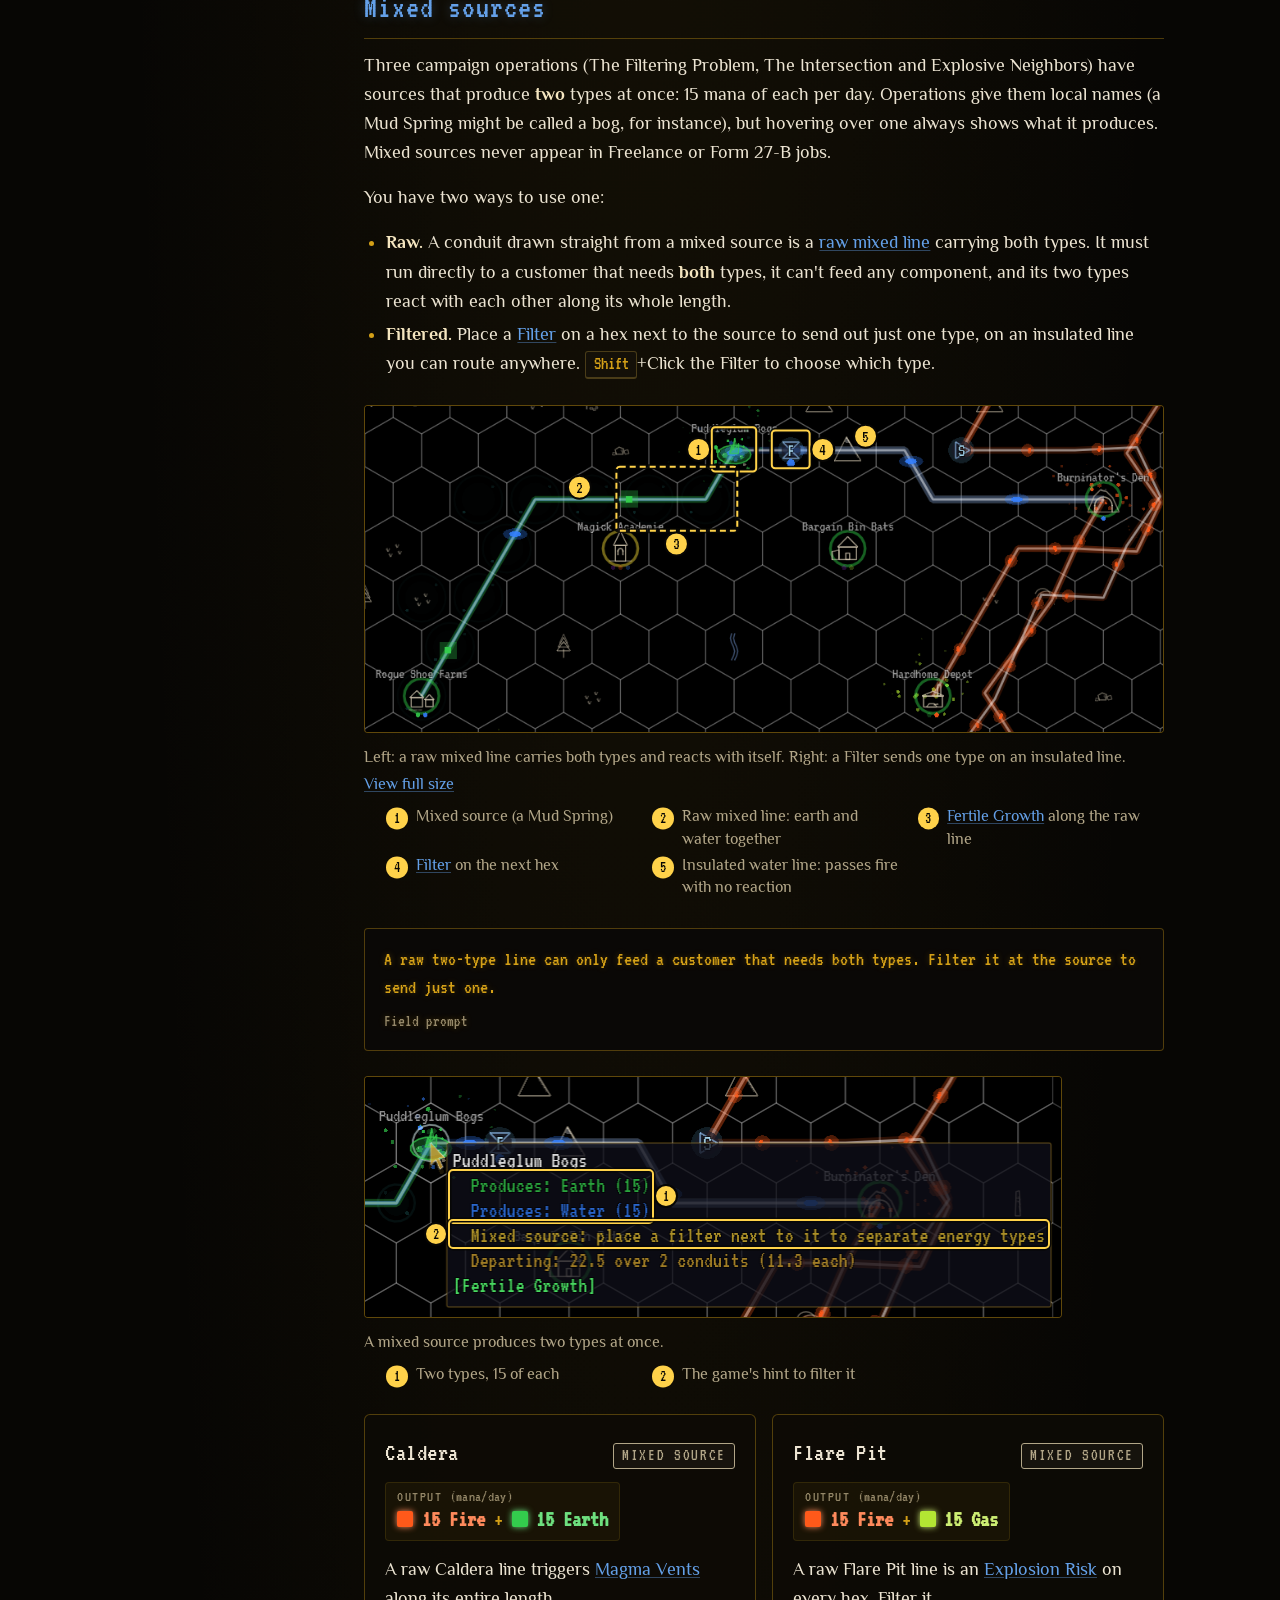
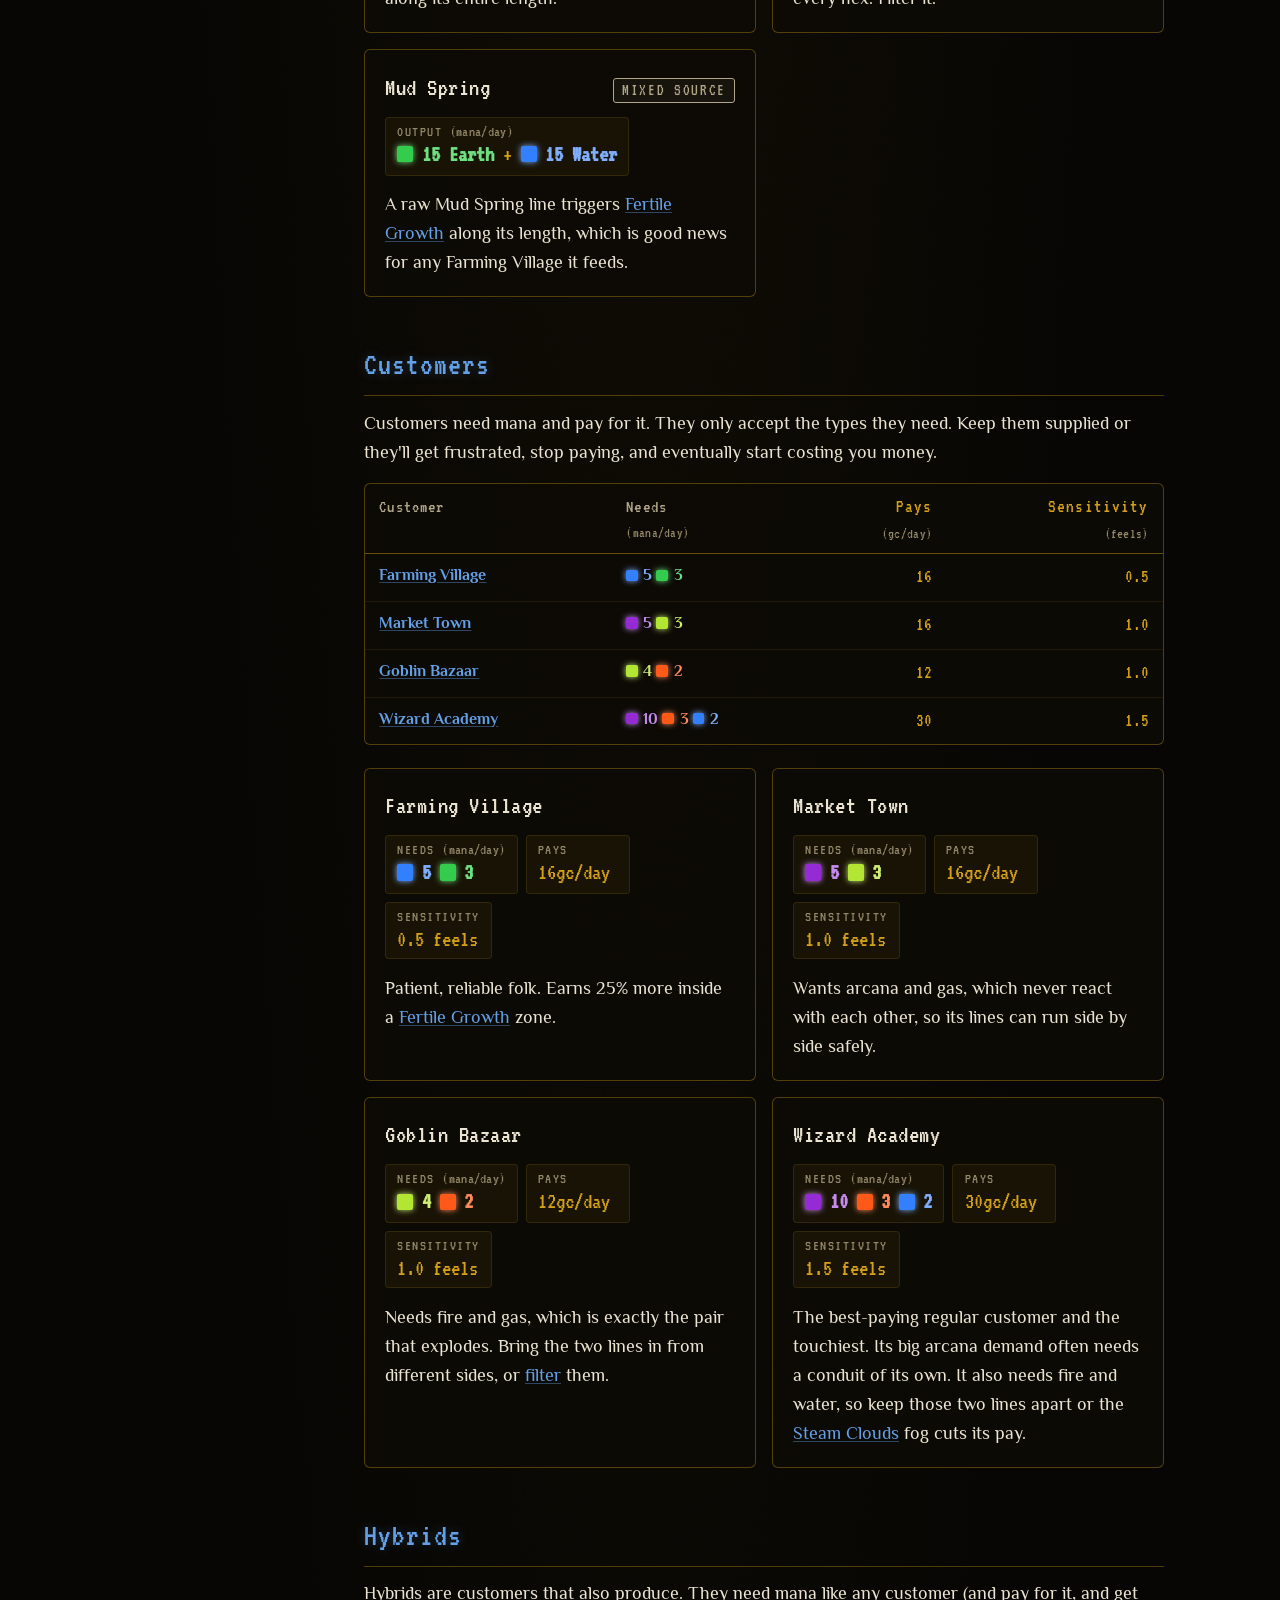
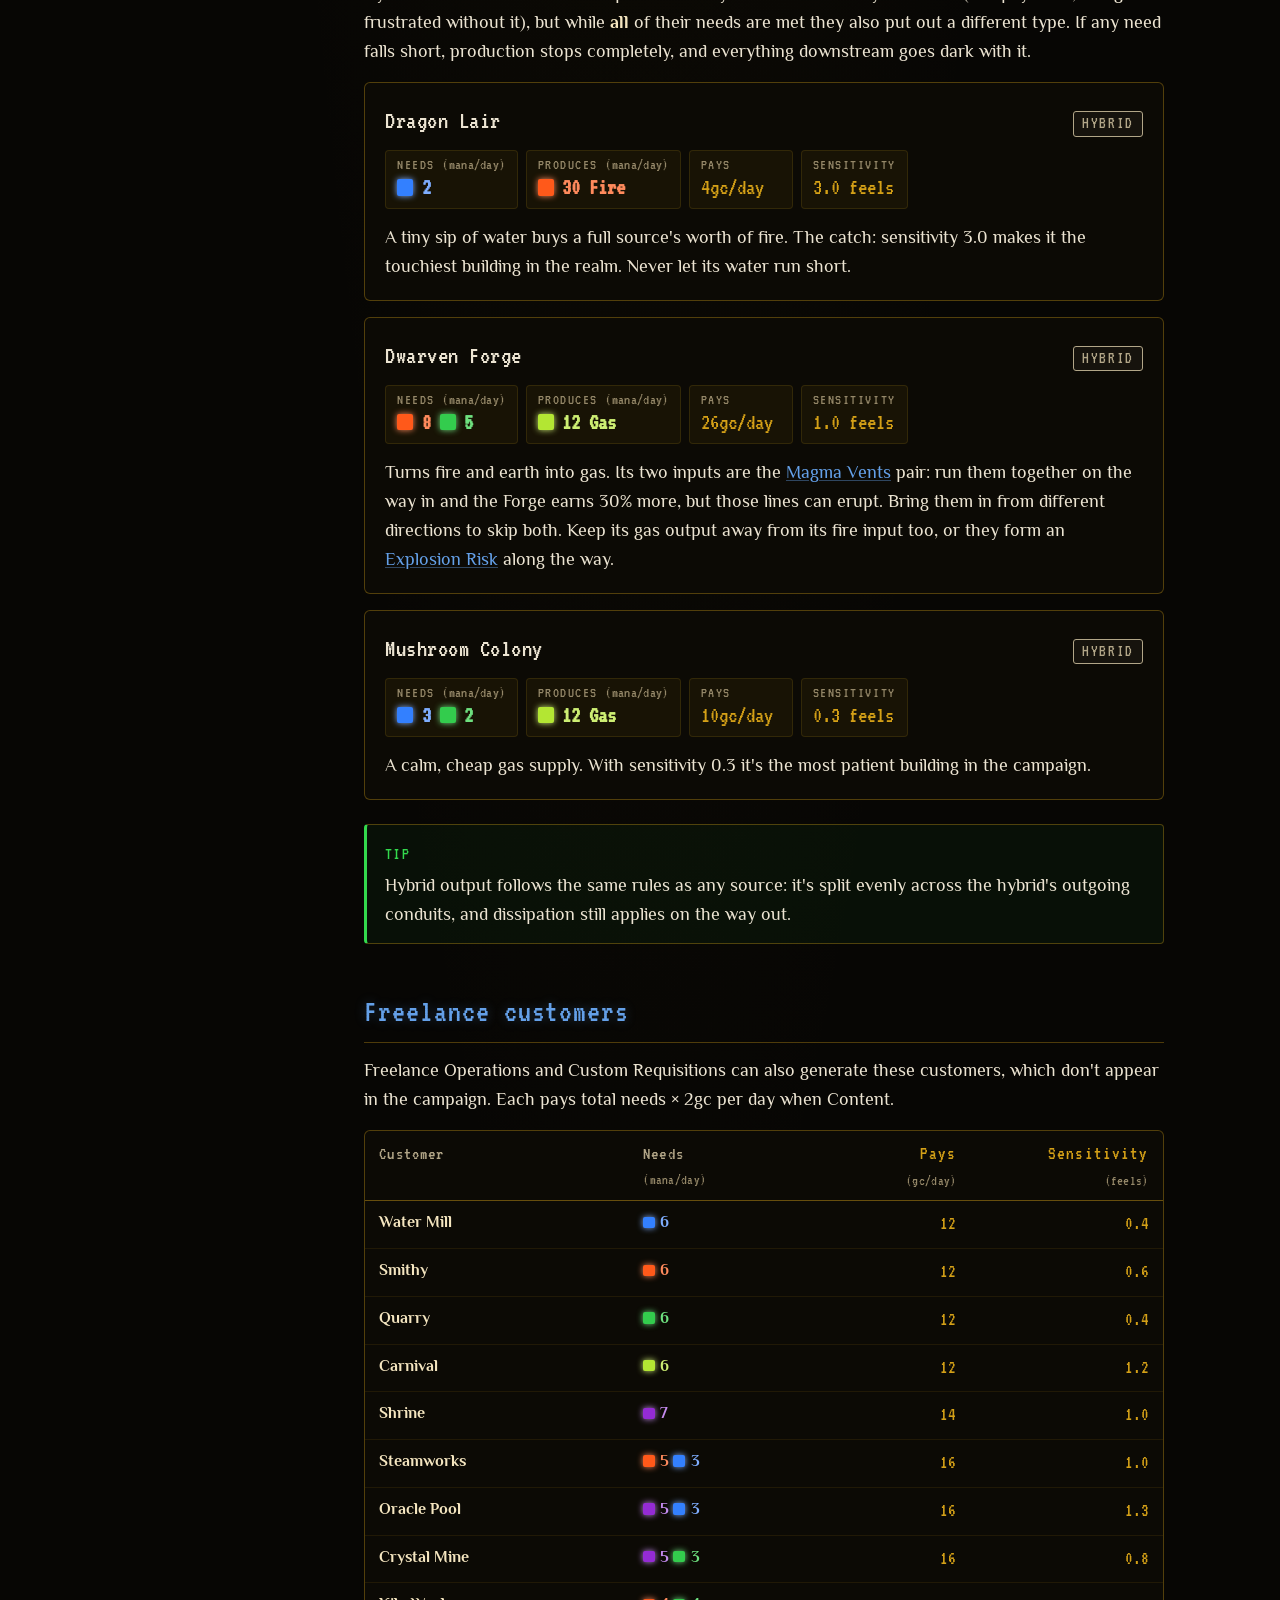
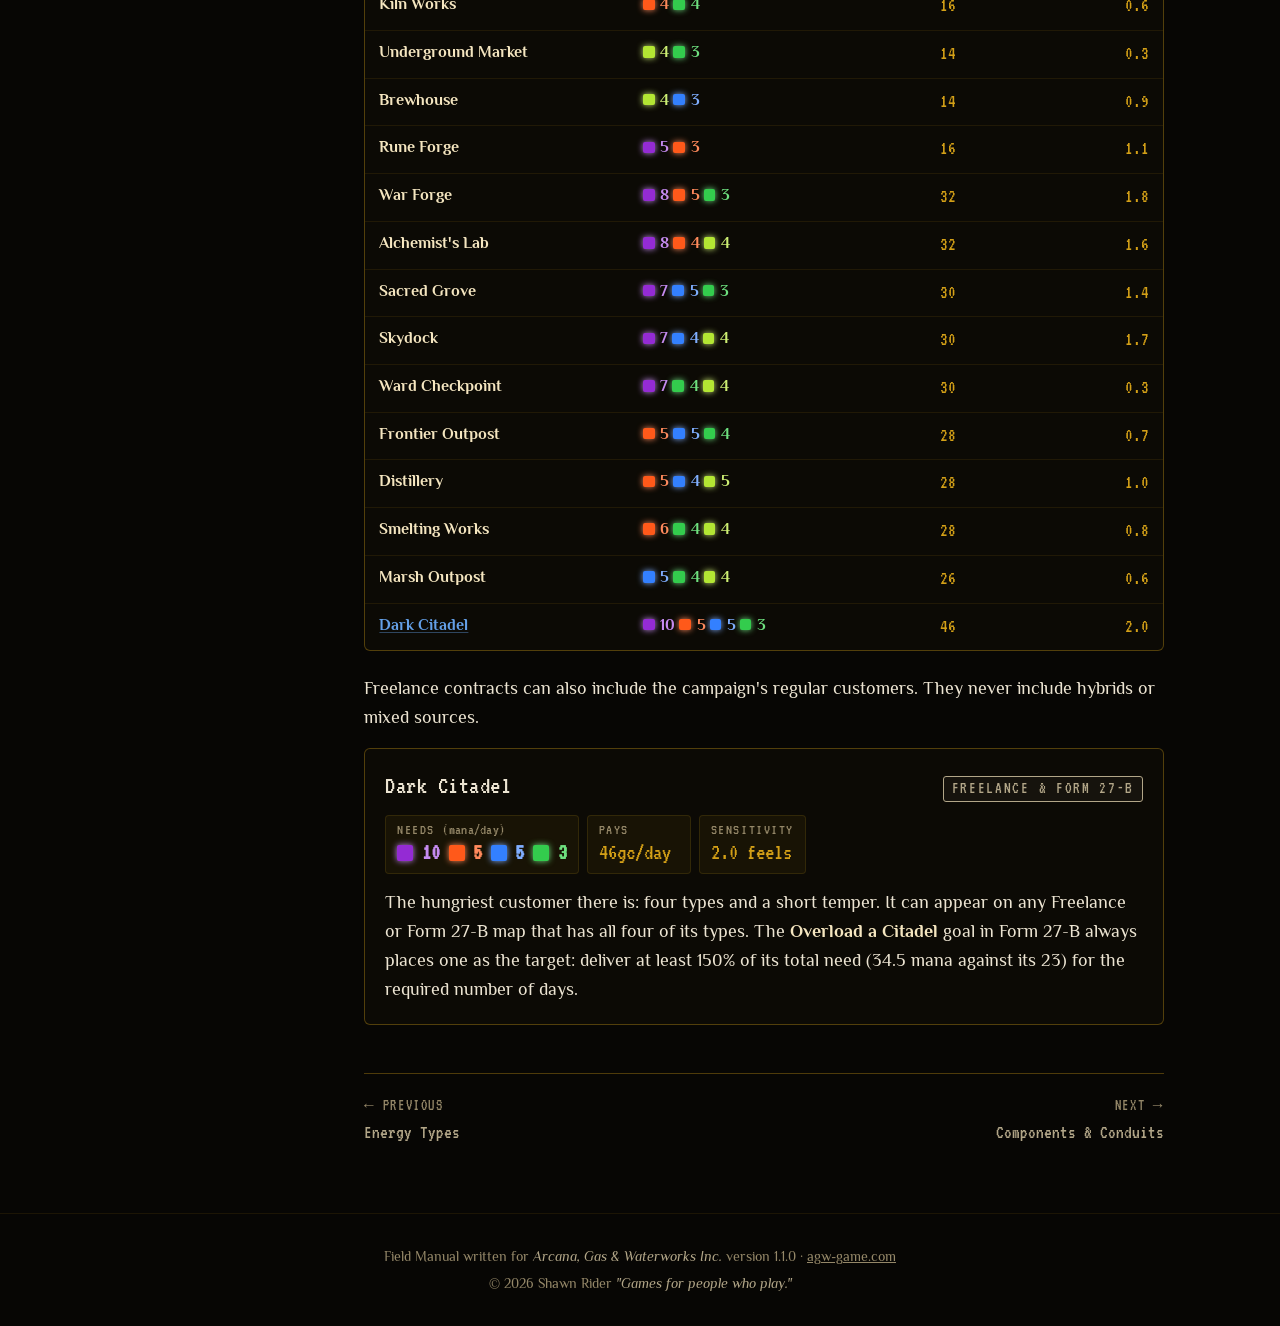
<file: src/field-manual/buildings.html>
<!DOCTYPE html>
<html lang="en">
<head>
  <meta charset="UTF-8">
  <meta name="viewport" content="width=device-width, initial-scale=1.0">
  <title>Sources & Customers — AG&amp;W Field Manual</title>
  <meta name="description" content="Every source, mixed source, hybrid and customer in AG&amp;W Inc., with output, demand, revenue and how quickly each one loses patience.">
  <meta property="og:title" content="Sources & Customers — AG&amp;W Field Manual">
  <meta property="og:description" content="Every source, mixed source, hybrid and customer in AG&amp;W Inc., with output, demand, revenue and how quickly each one loses patience.">
  <meta property="og:image" content="https://agw-game.com/assets/images/capsule-header.png">
  <meta property="og:type" content="website">
  <meta property="og:url" content="https://agw-game.com/field-manual/buildings.html">
  <link rel="icon" type="image/png" href="../assets/images/icon.png">
  <link rel="preconnect" href="https://fonts.googleapis.com">
  <link rel="preconnect" href="https://fonts.gstatic.com" crossorigin>
  <link href="https://fonts.googleapis.com/css2?family=VT323&family=Almendra:wght@400;700&family=Philosopher:ital,wght@0,400;0,700;1,400&display=swap" rel="stylesheet">
  <link rel="stylesheet" href="../style.css">
  <link rel="stylesheet" href="field-manual.css">
</head>
<body class="fm">
  <a class="skip-link" href="#main">Skip to content</a>
  <div class="scanlines" aria-hidden="true"></div>

  <header class="fm-topbar">
    <a class="fm-home" href="../"><img src="../assets/images/icon.png" alt="" width="28" height="28">AG&amp;W Inc.</a>
    <a class="fm-topbar-title" href="./">Field Manual</a>
    <a class="fm-steam" href="https://store.steampowered.com/app/4476220/Arcana_Gas__Waterworks_Inc/" target="_blank" rel="noopener">[Play on Steam]</a>
    <button class="fm-menu-btn" type="button" aria-expanded="false" aria-controls="fm-sidebar">Contents</button>
  </header>

  <div class="fm-layout">
    <aside class="fm-sidebar" id="fm-sidebar">
      <div class="fm-search" role="search">
        <label for="fm-search-input">Search the manual</label>
        <input id="fm-search-input" type="search" placeholder="relay, upkeep, eruption…" autocomplete="off" spellcheck="false">
        <ul class="fm-results" id="fm-search-results" aria-label="Search results" hidden></ul>
        <p class="sr-only" id="fm-search-status" aria-live="polite"></p>
      </div>
      <nav class="fm-nav" aria-label="Field Manual">
        <p class="fm-nav-heading">Contents</p>
        <ol>
          <li><a href="index.html">Overview</a></li>
          <li><a href="how-to-play.html">How to Play</a></li>
          <li><a href="mana.html">Energy Types</a></li>
          <li><a href="buildings.html" aria-current="page">Sources &amp; Customers</a></li>
          <li><a href="components.html">Components &amp; Conduits</a></li>
          <li><a href="interactions.html">Interactions</a></li>
          <li><a href="controls.html">Controls</a></li>
          <li><a href="tips.html">Tips &amp; Troubleshooting</a></li>
        </ol>
      </nav>
    </aside>

    <main class="fm-content" id="main" tabindex="-1">
      <p class="fm-crumb">Field Manual</p>
      <h1>Sources &amp; Customers</h1>
      <p class="fm-lede">Every building you'll route mana to or from. Numbers here are each building's standard values. Operations sometimes adjust a particular building's needs or output, so the in-game tooltip always has the final word.</p>

      <h2 id="reading-the-numbers">Reading the numbers</h2>
      <ul>
        <li><strong>Output</strong> is mana produced per day, in mana/day. It's split evenly across the building's outgoing conduits, and a source can have at most two.</li>
        <li><strong>Needs</strong> is mana required per day, for each type, in mana/day.</li>
        <li><strong>Pays</strong> is daily revenue in gc (Gold Crowns) when fully supplied and Content: total needs &times; 2gc. See <a href="how-to-play.html#revenue">Revenue</a>.</li>
        <li><strong>Sensitivity</strong> is how fast the building gets frustrated when it's short, measured in feels. Each day it gains (shortfall in mana &times; feels) frustration. Higher means touchier. See <a href="how-to-play.html#satisfaction">Customer satisfaction</a>.</li>
      </ul>

      <h2 id="sources">Sources</h2>
      <p>Sources produce one type of mana, 30 mana per day, forever, for free. They never get frustrated. Since a basic conduit carries 15 mana, it takes two conduits (or one upgraded conduit) to use a source's full output.</p>
      <div class="fm-entries two">
        <article class="fm-entry" id="ley-line-nexus" data-mana="arcana">
          <div class="fm-entry-head"><h3><a class="fm-anchor" href="#ley-line-nexus">Ley Line Nexus</a></h3></div>
          <dl class="fm-stats"><div><dt>Output <span class="fm-unit">(mana/day)</span></dt><dd><span class="mana arcana">30 Arcana</span></dd></div></dl>
          <p>Where the ley lines cross. The realm's supply of raw magic.</p>
        </article>
        <article class="fm-entry" id="fire-geyser" data-mana="fire">
          <div class="fm-entry-head"><h3><a class="fm-anchor" href="#fire-geyser">Fire Geyser</a></h3></div>
          <dl class="fm-stats"><div><dt>Output <span class="fm-unit">(mana/day)</span></dt><dd><span class="mana fire">30 Fire</span></dd></div></dl>
          <p>A vent of elemental fire. Keep gas lines well away.</p>
        </article>
        <article class="fm-entry" id="underground-spring" data-mana="water">
          <div class="fm-entry-head"><h3><a class="fm-anchor" href="#underground-spring">Underground Spring</a></h3></div>
          <dl class="fm-stats"><div><dt>Output <span class="fm-unit">(mana/day)</span></dt><dd><span class="mana water">30 Water</span></dd></div></dl>
          <p>The only natural water supply on most maps, and hard to replace if it's missing.</p>
        </article>
        <article class="fm-entry" id="earth-vein" data-mana="earth">
          <div class="fm-entry-head"><h3><a class="fm-anchor" href="#earth-vein">Earth Vein</a></h3></div>
          <dl class="fm-stats"><div><dt>Output <span class="fm-unit">(mana/day)</span></dt><dd><span class="mana earth">30 Earth</span></dd></div></dl>
          <p>A seam of elemental earth. Often far from the customers who need it.</p>
        </article>
        <article class="fm-entry" id="gas-pocket" data-mana="gas">
          <div class="fm-entry-head"><h3><a class="fm-anchor" href="#gas-pocket">Gas Pocket</a></h3></div>
          <dl class="fm-stats"><div><dt>Output <span class="fm-unit">(mana/day)</span></dt><dd><span class="mana gas">30 Gas</span></dd></div></dl>
          <p>Trapped underground gas. Many maps don't have one, so plan on a hybrid or Transformer.</p>
        </article>
      </div>

      <h2 id="mixed-sources">Mixed sources</h2>
      <p>Three campaign operations (The Filtering Problem, The Intersection and Explosive Neighbors) have sources that produce <strong>two</strong> types at once: 15 mana of each per day. Operations give them local names (a Mud Spring might be called a bog, for instance), but hovering over one always shows what it produces. Mixed sources never appear in Freelance or Form 27-B jobs.</p>
      <p>You have two ways to use one:</p>
      <ul>
        <li><strong>Raw.</strong> A conduit drawn straight from a mixed source is a <a href="components.html#raw-mixed-conduits">raw mixed line</a> carrying both types. It must run directly to a customer that needs <strong>both</strong> types, it can't feed any component, and its two types react with each other along its whole length.</li>
        <li><strong>Filtered.</strong> Place a <a href="components.html#filter">Filter</a> on a hex next to the source to send out just one type, on an insulated line you can route anywhere. <kbd>Shift</kbd>+Click the Filter to choose which type.</li>
      </ul>
      <!-- fig:mixed -->
      <figure class="fm-figure" id="fig-mixed"><div class="fm-shot" style="max-width:973px"><img src="../assets/images/field-manual/fm-mixed-raw-vs-filtered.webp" width="973" height="398" alt="A two-type spring feeding a farm with a two-colored raw line inside a Fertile Growth zone, and a filter next to it sending an insulated water line with a grey sheath." loading="lazy" decoding="async"><svg class="fm-shot-callouts" viewBox="0 0 973 398" preserveAspectRatio="xMinYMin meet" aria-hidden="true" focusable="false"><rect class="fm-co-halo" x="423" y="27" width="54" height="54" rx="4"/><rect class="fm-co-box" x="423" y="27" width="54" height="54" rx="4"/><rect class="fm-co-halo" x="307" y="75" width="147" height="78" rx="4"/><rect class="fm-co-box" x="307" y="75" width="147" height="78" rx="4" stroke-dasharray="6 4"/><rect class="fm-co-halo" x="496" y="31" width="46" height="46" rx="4"/><rect class="fm-co-box" x="496" y="31" width="46" height="46" rx="4"/><g class="fm-co-badge"><circle cx="407" cy="54" r="14"/><text x="407" y="54" font-size="21">1</text></g><g class="fm-co-badge"><circle cx="262" cy="100" r="14"/><text x="262" y="100" font-size="21">2</text></g><g class="fm-co-badge"><circle cx="380" cy="169" r="14"/><text x="380" y="169" font-size="21">3</text></g><g class="fm-co-badge"><circle cx="558" cy="54" r="14"/><text x="558" y="54" font-size="21">4</text></g><g class="fm-co-badge"><circle cx="610" cy="38" r="14"/><text x="610" y="38" font-size="21">5</text></g></svg></div><figcaption><p>Left: a raw mixed line carries both types and reacts with itself. Right: a Filter sends one type on an insulated line. <a class="fm-shot-full" href="../assets/images/field-manual/fm-mixed-raw-vs-filtered.webp">View full size</a></p><ol class="fm-callouts" role="list"><li><span>Mixed source (a Mud Spring)</span></li><li><span>Raw mixed line: earth and water together</span></li><li><span><a href="interactions.html#fertile-growth">Fertile Growth</a> along the raw line</span></li><li><span><a href="components.html#filter">Filter</a> on the next hex</span></li><li><span>Insulated water line: passes fire with no reaction</span></li></ol></figcaption></figure>
      <!-- /fig:mixed -->
      <blockquote class="fm-memo">
        <p>A raw two-type line can only feed a customer that needs both types. Filter it at the source to send just one.</p>
        <cite>Field prompt</cite>
      </blockquote>
      <!-- fig:mixed-source-tip -->
      <figure class="fm-figure" id="fig-mixed-source-tip"><div class="fm-shot" style="max-width:698px"><img src="../assets/images/field-manual/fm-mixed-tip-source.webp" width="698" height="240" alt="Mud spring tooltip: produces 15 earth and 15 water, with a hint to place a filter next to it." loading="lazy" decoding="async"><svg class="fm-shot-callouts" viewBox="0 0 698 240" preserveAspectRatio="xMinYMin meet" aria-hidden="true" focusable="false"><rect class="fm-co-halo" x="85" y="94" width="204" height="53" rx="4"/><rect class="fm-co-box" x="85" y="94" width="204" height="53" rx="4"/><rect class="fm-co-halo" x="85" y="144" width="600" height="28" rx="4"/><rect class="fm-co-box" x="85" y="144" width="600" height="28" rx="4"/><g class="fm-co-badge"><circle cx="302" cy="120" r="11"/><text x="302" y="120" font-size="16">1</text></g><g class="fm-co-badge"><circle cx="72" cy="158" r="11"/><text x="72" y="158" font-size="16">2</text></g></svg></div><figcaption><p>A mixed source produces two types at once.</p><ol class="fm-callouts" role="list"><li><span>Two types, 15 of each</span></li><li><span>The game's hint to filter it</span></li></ol></figcaption></figure>
      <!-- /fig:mixed-source-tip -->
      <div class="fm-entries two">
        <article class="fm-entry" id="caldera" data-keywords="mixed fire earth">
          <div class="fm-entry-head"><h3><a class="fm-anchor" href="#caldera">Caldera</a></h3><span class="badge neutral">Mixed source</span></div>
          <dl class="fm-stats"><div><dt>Output <span class="fm-unit">(mana/day)</span></dt><dd><span class="mana fire">15 Fire</span> + <span class="mana earth">15 Earth</span></dd></div></dl>
          <p>A raw Caldera line triggers <a href="interactions.html#magma-vents">Magma Vents</a> along its entire length.</p>
        </article>
        <article class="fm-entry" id="flare-pit" data-keywords="mixed fire gas">
          <div class="fm-entry-head"><h3><a class="fm-anchor" href="#flare-pit">Flare Pit</a></h3><span class="badge neutral">Mixed source</span></div>
          <dl class="fm-stats"><div><dt>Output <span class="fm-unit">(mana/day)</span></dt><dd><span class="mana fire">15 Fire</span> + <span class="mana gas">15 Gas</span></dd></div></dl>
          <p>A raw Flare Pit line is an <a href="interactions.html#explosion-risk">Explosion Risk</a> on every hex. Filter it.</p>
        </article>
        <article class="fm-entry" id="mud-spring" data-keywords="mixed earth water bog">
          <div class="fm-entry-head"><h3><a class="fm-anchor" href="#mud-spring">Mud Spring</a></h3><span class="badge neutral">Mixed source</span></div>
          <dl class="fm-stats"><div><dt>Output <span class="fm-unit">(mana/day)</span></dt><dd><span class="mana earth">15 Earth</span> + <span class="mana water">15 Water</span></dd></div></dl>
          <p>A raw Mud Spring line triggers <a href="interactions.html#fertile-growth">Fertile Growth</a> along its length, which is good news for any Farming Village it feeds.</p>
        </article>
      </div>

      <h2 id="customers">Customers</h2>
      <p>Customers need mana and pay for it. They only accept the types they need. Keep them supplied or they'll get frustrated, stop paying, and eventually start costing you money.</p>
      <div class="fm-table-wrap">
        <table class="fm-table">
          <thead><tr><th>Customer</th><th>Needs <span class="fm-th-unit">(mana/day)</span></th><th class="n">Pays <span class="fm-th-unit">(gc/day)</span></th><th class="n">Sensitivity <span class="fm-th-unit">(feels)</span></th></tr></thead>
          <tbody>
            <tr><th scope="row"><a href="#farming-village">Farming Village</a></th><td><span class="mana water">5</span> <span class="mana earth">3</span></td><td class="n">16</td><td class="n">0.5</td></tr>
            <tr><th scope="row"><a href="#market-town">Market Town</a></th><td><span class="mana arcana">5</span> <span class="mana gas">3</span></td><td class="n">16</td><td class="n">1.0</td></tr>
            <tr><th scope="row"><a href="#goblin-bazaar">Goblin Bazaar</a></th><td><span class="mana gas">4</span> <span class="mana fire">2</span></td><td class="n">12</td><td class="n">1.0</td></tr>
            <tr><th scope="row"><a href="#wizard-academy">Wizard Academy</a></th><td><span class="mana arcana">10</span> <span class="mana fire">3</span> <span class="mana water">2</span></td><td class="n">30</td><td class="n">1.5</td></tr>
          </tbody>
        </table>
      </div>
      <div class="fm-entries two">
        <article class="fm-entry" id="farming-village">
          <div class="fm-entry-head"><h3><a class="fm-anchor" href="#farming-village">Farming Village</a></h3></div>
          <dl class="fm-stats"><div><dt>Needs <span class="fm-unit">(mana/day)</span></dt><dd><span class="mana water">5</span> <span class="mana earth">3</span></dd></div><div><dt>Pays</dt><dd>16gc/day</dd></div><div><dt>Sensitivity</dt><dd>0.5 feels</dd></div></dl>
          <p>Patient, reliable folk. Earns 25% more inside a <a href="interactions.html#fertile-growth">Fertile Growth</a> zone.</p>
        </article>
        <article class="fm-entry" id="market-town">
          <div class="fm-entry-head"><h3><a class="fm-anchor" href="#market-town">Market Town</a></h3></div>
          <dl class="fm-stats"><div><dt>Needs <span class="fm-unit">(mana/day)</span></dt><dd><span class="mana arcana">5</span> <span class="mana gas">3</span></dd></div><div><dt>Pays</dt><dd>16gc/day</dd></div><div><dt>Sensitivity</dt><dd>1.0 feels</dd></div></dl>
          <p>Wants arcana and gas, which never react with each other, so its lines can run side by side safely.</p>
        </article>
        <article class="fm-entry" id="goblin-bazaar">
          <div class="fm-entry-head"><h3><a class="fm-anchor" href="#goblin-bazaar">Goblin Bazaar</a></h3></div>
          <dl class="fm-stats"><div><dt>Needs <span class="fm-unit">(mana/day)</span></dt><dd><span class="mana gas">4</span> <span class="mana fire">2</span></dd></div><div><dt>Pays</dt><dd>12gc/day</dd></div><div><dt>Sensitivity</dt><dd>1.0 feels</dd></div></dl>
          <p>Needs fire and gas, which is exactly the pair that explodes. Bring the two lines in from different sides, or <a href="components.html#filter">filter</a> them.</p>
        </article>
        <article class="fm-entry" id="wizard-academy">
          <div class="fm-entry-head"><h3><a class="fm-anchor" href="#wizard-academy">Wizard Academy</a></h3></div>
          <dl class="fm-stats"><div><dt>Needs <span class="fm-unit">(mana/day)</span></dt><dd><span class="mana arcana">10</span> <span class="mana fire">3</span> <span class="mana water">2</span></dd></div><div><dt>Pays</dt><dd>30gc/day</dd></div><div><dt>Sensitivity</dt><dd>1.5 feels</dd></div></dl>
          <p>The best-paying regular customer and the touchiest. Its big arcana demand often needs a conduit of its own. It also needs fire and water, so keep those two lines apart or the <a href="interactions.html#steam-clouds">Steam Clouds</a> fog cuts its pay.</p>
        </article>
      </div>

      <h2 id="hybrids">Hybrids</h2>
      <p>Hybrids are customers that also produce. They need mana like any customer (and pay for it, and get frustrated without it), but while <strong>all</strong> of their needs are met they also put out a different type. If any need falls short, production stops completely, and everything downstream goes dark with it.</p>
      <div class="fm-entries">
        <article class="fm-entry" id="dragon-lair" data-keywords="hybrid fire producer">
          <div class="fm-entry-head"><h3><a class="fm-anchor" href="#dragon-lair">Dragon Lair</a></h3><span class="badge neutral">Hybrid</span></div>
          <dl class="fm-stats"><div><dt>Needs <span class="fm-unit">(mana/day)</span></dt><dd><span class="mana water">2</span></dd></div><div><dt>Produces <span class="fm-unit">(mana/day)</span></dt><dd><span class="mana fire">30 Fire</span></dd></div><div><dt>Pays</dt><dd>4gc/day</dd></div><div><dt>Sensitivity</dt><dd>3.0 feels</dd></div></dl>
          <p>A tiny sip of water buys a full source's worth of fire. The catch: sensitivity 3.0 makes it the touchiest building in the realm. Never let its water run short.</p>
        </article>
        <article class="fm-entry" id="dwarven-forge" data-keywords="hybrid gas producer">
          <div class="fm-entry-head"><h3><a class="fm-anchor" href="#dwarven-forge">Dwarven Forge</a></h3><span class="badge neutral">Hybrid</span></div>
          <dl class="fm-stats"><div><dt>Needs <span class="fm-unit">(mana/day)</span></dt><dd><span class="mana fire">8</span> <span class="mana earth">5</span></dd></div><div><dt>Produces <span class="fm-unit">(mana/day)</span></dt><dd><span class="mana gas">12 Gas</span></dd></div><div><dt>Pays</dt><dd>26gc/day</dd></div><div><dt>Sensitivity</dt><dd>1.0 feels</dd></div></dl>
          <p>Turns fire and earth into gas. Its two inputs are the <a href="interactions.html#magma-vents">Magma Vents</a> pair: run them together on the way in and the Forge earns 30% more, but those lines can erupt. Bring them in from different directions to skip both. Keep its gas output away from its fire input too, or they form an <a href="interactions.html#explosion-risk">Explosion Risk</a> along the way.</p>
        </article>
        <article class="fm-entry" id="mushroom-colony" data-keywords="hybrid gas producer">
          <div class="fm-entry-head"><h3><a class="fm-anchor" href="#mushroom-colony">Mushroom Colony</a></h3><span class="badge neutral">Hybrid</span></div>
          <dl class="fm-stats"><div><dt>Needs <span class="fm-unit">(mana/day)</span></dt><dd><span class="mana water">3</span> <span class="mana earth">2</span></dd></div><div><dt>Produces <span class="fm-unit">(mana/day)</span></dt><dd><span class="mana gas">12 Gas</span></dd></div><div><dt>Pays</dt><dd>10gc/day</dd></div><div><dt>Sensitivity</dt><dd>0.3 feels</dd></div></dl>
          <p>A calm, cheap gas supply. With sensitivity 0.3 it's the most patient building in the campaign.</p>
        </article>
      </div>
      <div class="fm-note tip">
        <span class="fm-note-label">Tip</span>
        <p>Hybrid output follows the same rules as any source: it's split evenly across the hybrid's outgoing conduits, and dissipation still applies on the way out.</p>
      </div>

      <h2 id="freelance-customers">Freelance customers</h2>
      <p>Freelance Operations and Custom Requisitions can also generate these customers, which don't appear in the campaign. Each pays total needs &times; 2gc per day when Content.</p>
      <div class="fm-table-wrap">
        <table class="fm-table">
          <thead><tr><th>Customer</th><th>Needs <span class="fm-th-unit">(mana/day)</span></th><th class="n">Pays <span class="fm-th-unit">(gc/day)</span></th><th class="n">Sensitivity <span class="fm-th-unit">(feels)</span></th></tr></thead>
          <tbody>
            <tr><th scope="row" id="water-mill">Water Mill</th><td><span class="mana water">6</span></td><td class="n">12</td><td class="n">0.4</td></tr>
            <tr><th scope="row" id="smithy">Smithy</th><td><span class="mana fire">6</span></td><td class="n">12</td><td class="n">0.6</td></tr>
            <tr><th scope="row" id="quarry">Quarry</th><td><span class="mana earth">6</span></td><td class="n">12</td><td class="n">0.4</td></tr>
            <tr><th scope="row" id="carnival">Carnival</th><td><span class="mana gas">6</span></td><td class="n">12</td><td class="n">1.2</td></tr>
            <tr><th scope="row" id="shrine">Shrine</th><td><span class="mana arcana">7</span></td><td class="n">14</td><td class="n">1.0</td></tr>
            <tr><th scope="row" id="steamworks">Steamworks</th><td><span class="mana fire">5</span> <span class="mana water">3</span></td><td class="n">16</td><td class="n">1.0</td></tr>
            <tr><th scope="row" id="oracle-pool">Oracle Pool</th><td><span class="mana arcana">5</span> <span class="mana water">3</span></td><td class="n">16</td><td class="n">1.3</td></tr>
            <tr><th scope="row" id="crystal-mine">Crystal Mine</th><td><span class="mana arcana">5</span> <span class="mana earth">3</span></td><td class="n">16</td><td class="n">0.8</td></tr>
            <tr><th scope="row" id="kiln-works">Kiln Works</th><td><span class="mana fire">4</span> <span class="mana earth">4</span></td><td class="n">16</td><td class="n">0.6</td></tr>
            <tr><th scope="row" id="underground-market">Underground Market</th><td><span class="mana gas">4</span> <span class="mana earth">3</span></td><td class="n">14</td><td class="n">0.3</td></tr>
            <tr><th scope="row" id="brewhouse">Brewhouse</th><td><span class="mana gas">4</span> <span class="mana water">3</span></td><td class="n">14</td><td class="n">0.9</td></tr>
            <tr><th scope="row" id="rune-forge">Rune Forge</th><td><span class="mana arcana">5</span> <span class="mana fire">3</span></td><td class="n">16</td><td class="n">1.1</td></tr>
            <tr><th scope="row" id="war-forge">War Forge</th><td><span class="mana arcana">8</span> <span class="mana fire">5</span> <span class="mana earth">3</span></td><td class="n">32</td><td class="n">1.8</td></tr>
            <tr><th scope="row" id="alchemists-lab">Alchemist's Lab</th><td><span class="mana arcana">8</span> <span class="mana fire">4</span> <span class="mana gas">4</span></td><td class="n">32</td><td class="n">1.6</td></tr>
            <tr><th scope="row" id="sacred-grove">Sacred Grove</th><td><span class="mana arcana">7</span> <span class="mana water">5</span> <span class="mana earth">3</span></td><td class="n">30</td><td class="n">1.4</td></tr>
            <tr><th scope="row" id="skydock">Skydock</th><td><span class="mana arcana">7</span> <span class="mana water">4</span> <span class="mana gas">4</span></td><td class="n">30</td><td class="n">1.7</td></tr>
            <tr><th scope="row" id="ward-checkpoint">Ward Checkpoint</th><td><span class="mana arcana">7</span> <span class="mana earth">4</span> <span class="mana gas">4</span></td><td class="n">30</td><td class="n">0.3</td></tr>
            <tr><th scope="row" id="frontier-outpost">Frontier Outpost</th><td><span class="mana fire">5</span> <span class="mana water">5</span> <span class="mana earth">4</span></td><td class="n">28</td><td class="n">0.7</td></tr>
            <tr><th scope="row" id="distillery">Distillery</th><td><span class="mana fire">5</span> <span class="mana water">4</span> <span class="mana gas">5</span></td><td class="n">28</td><td class="n">1.0</td></tr>
            <tr><th scope="row" id="smelting-works">Smelting Works</th><td><span class="mana fire">6</span> <span class="mana earth">4</span> <span class="mana gas">4</span></td><td class="n">28</td><td class="n">0.8</td></tr>
            <tr><th scope="row" id="marsh-outpost">Marsh Outpost</th><td><span class="mana water">5</span> <span class="mana earth">4</span> <span class="mana gas">4</span></td><td class="n">26</td><td class="n">0.6</td></tr>
            <tr><th scope="row"><a href="#dark-citadel">Dark Citadel</a></th><td><span class="mana arcana">10</span> <span class="mana fire">5</span> <span class="mana water">5</span> <span class="mana earth">3</span></td><td class="n">46</td><td class="n">2.0</td></tr>
          </tbody>
        </table>
      </div>
      <p>Freelance contracts can also include the campaign's regular customers. They never include hybrids or mixed sources.</p>
      <div class="fm-entries">
        <article class="fm-entry" id="dark-citadel" data-keywords="citadel overload four types freelance form 27-b">
          <div class="fm-entry-head"><h3><a class="fm-anchor" href="#dark-citadel">Dark Citadel</a></h3><span class="badge neutral">Freelance &amp; Form 27-B</span></div>
          <dl class="fm-stats"><div><dt>Needs <span class="fm-unit">(mana/day)</span></dt><dd><span class="mana arcana">10</span> <span class="mana fire">5</span> <span class="mana water">5</span> <span class="mana earth">3</span></dd></div><div><dt>Pays</dt><dd>46gc/day</dd></div><div><dt>Sensitivity</dt><dd>2.0 feels</dd></div></dl>
          <p>The hungriest customer there is: four types and a short temper. It can appear on any Freelance or Form 27-B map that has all four of its types. The <strong>Overload a Citadel</strong> goal in Form 27-B always places one as the target: deliver at least 150% of its total need (34.5 mana against its 23) for the required number of days.</p>
        </article>
      </div>
      <nav class="fm-pager" aria-label="Previous and next page">
        <a class="prev" href="mana.html"><span>&larr; Previous</span>Energy Types</a>
        <a class="next" href="components.html"><span>Next &rarr;</span>Components &amp; Conduits</a>
      </nav>
    </main>
  </div>

  <footer class="site-footer">
    <p>Field Manual written for <em>Arcana, Gas &amp; Waterworks Inc.</em> version 1.1.0 &middot; <a href="../">agw-game.com</a></p>
    <p>&copy; 2026 Shawn Rider <em>"Games for people who play."</em></p>
  </footer>

  <script src="field-manual.js"></script>
</body>
</html>
</file>
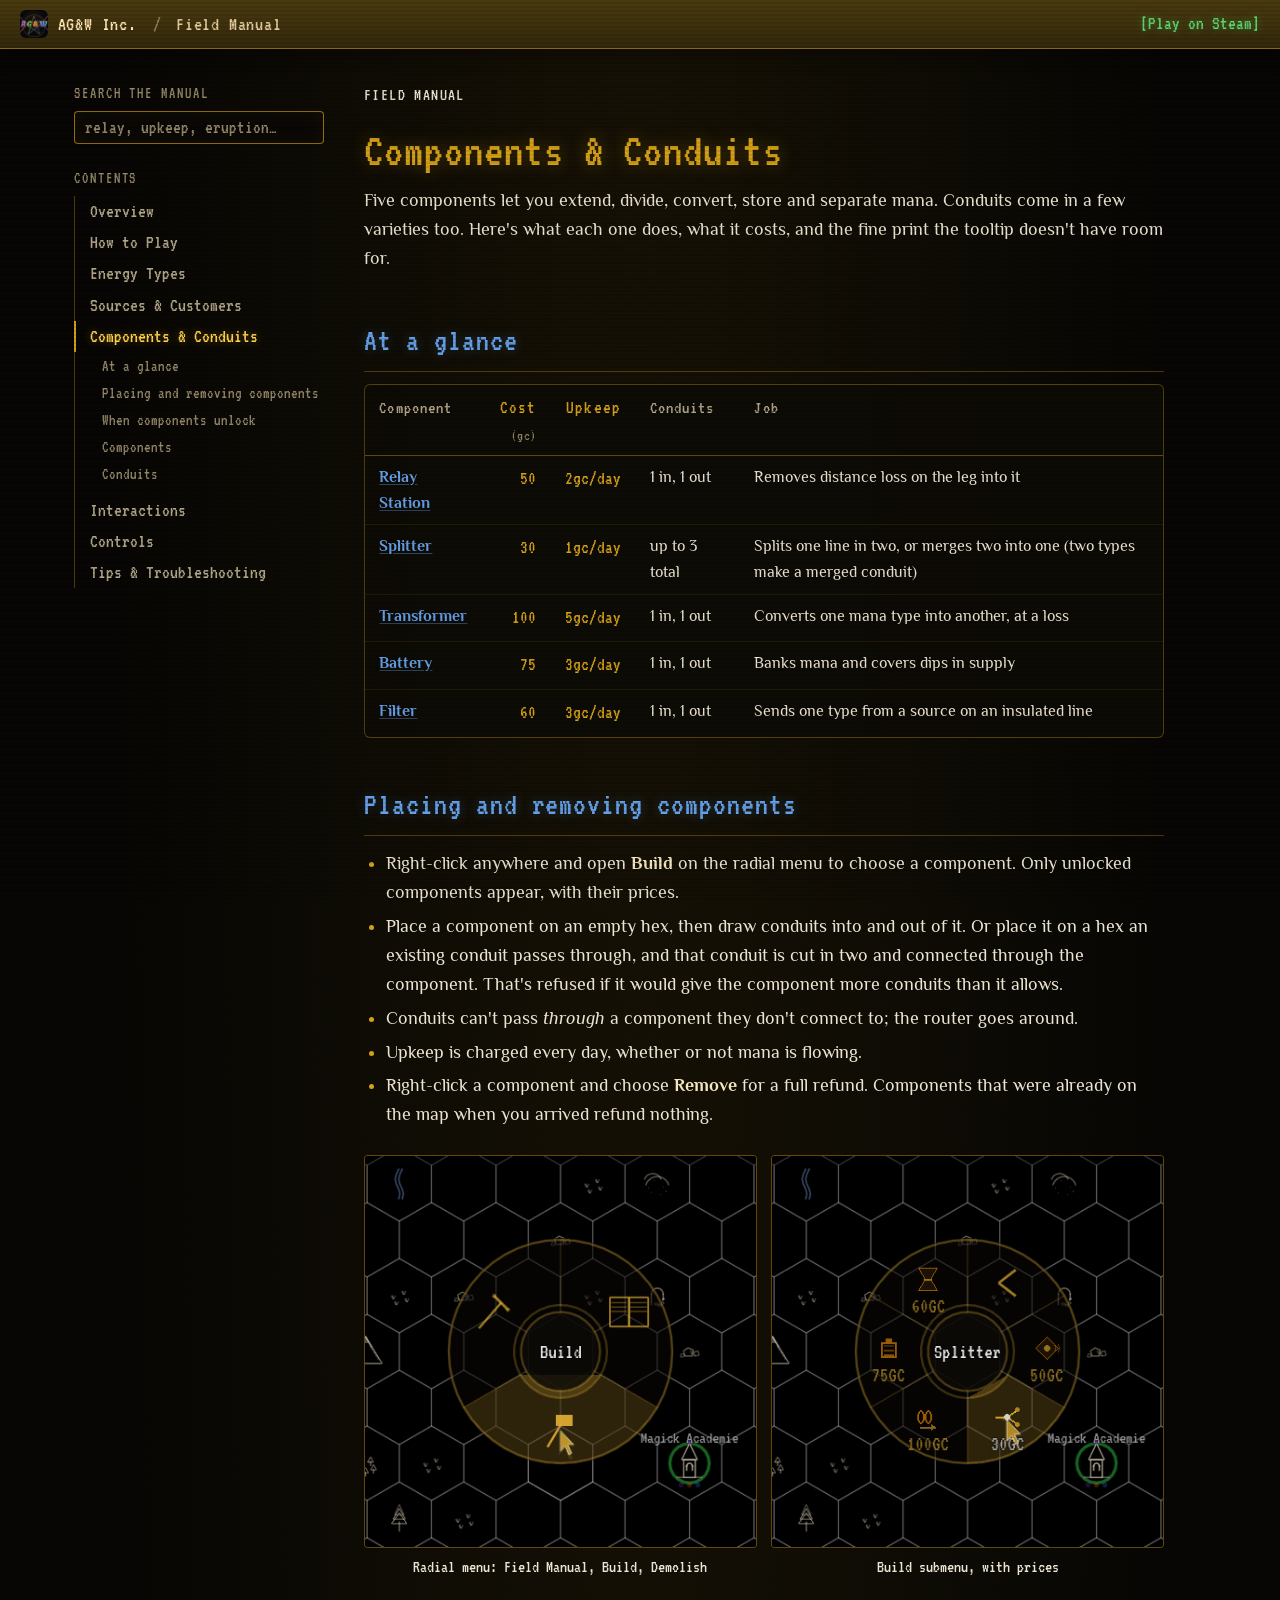
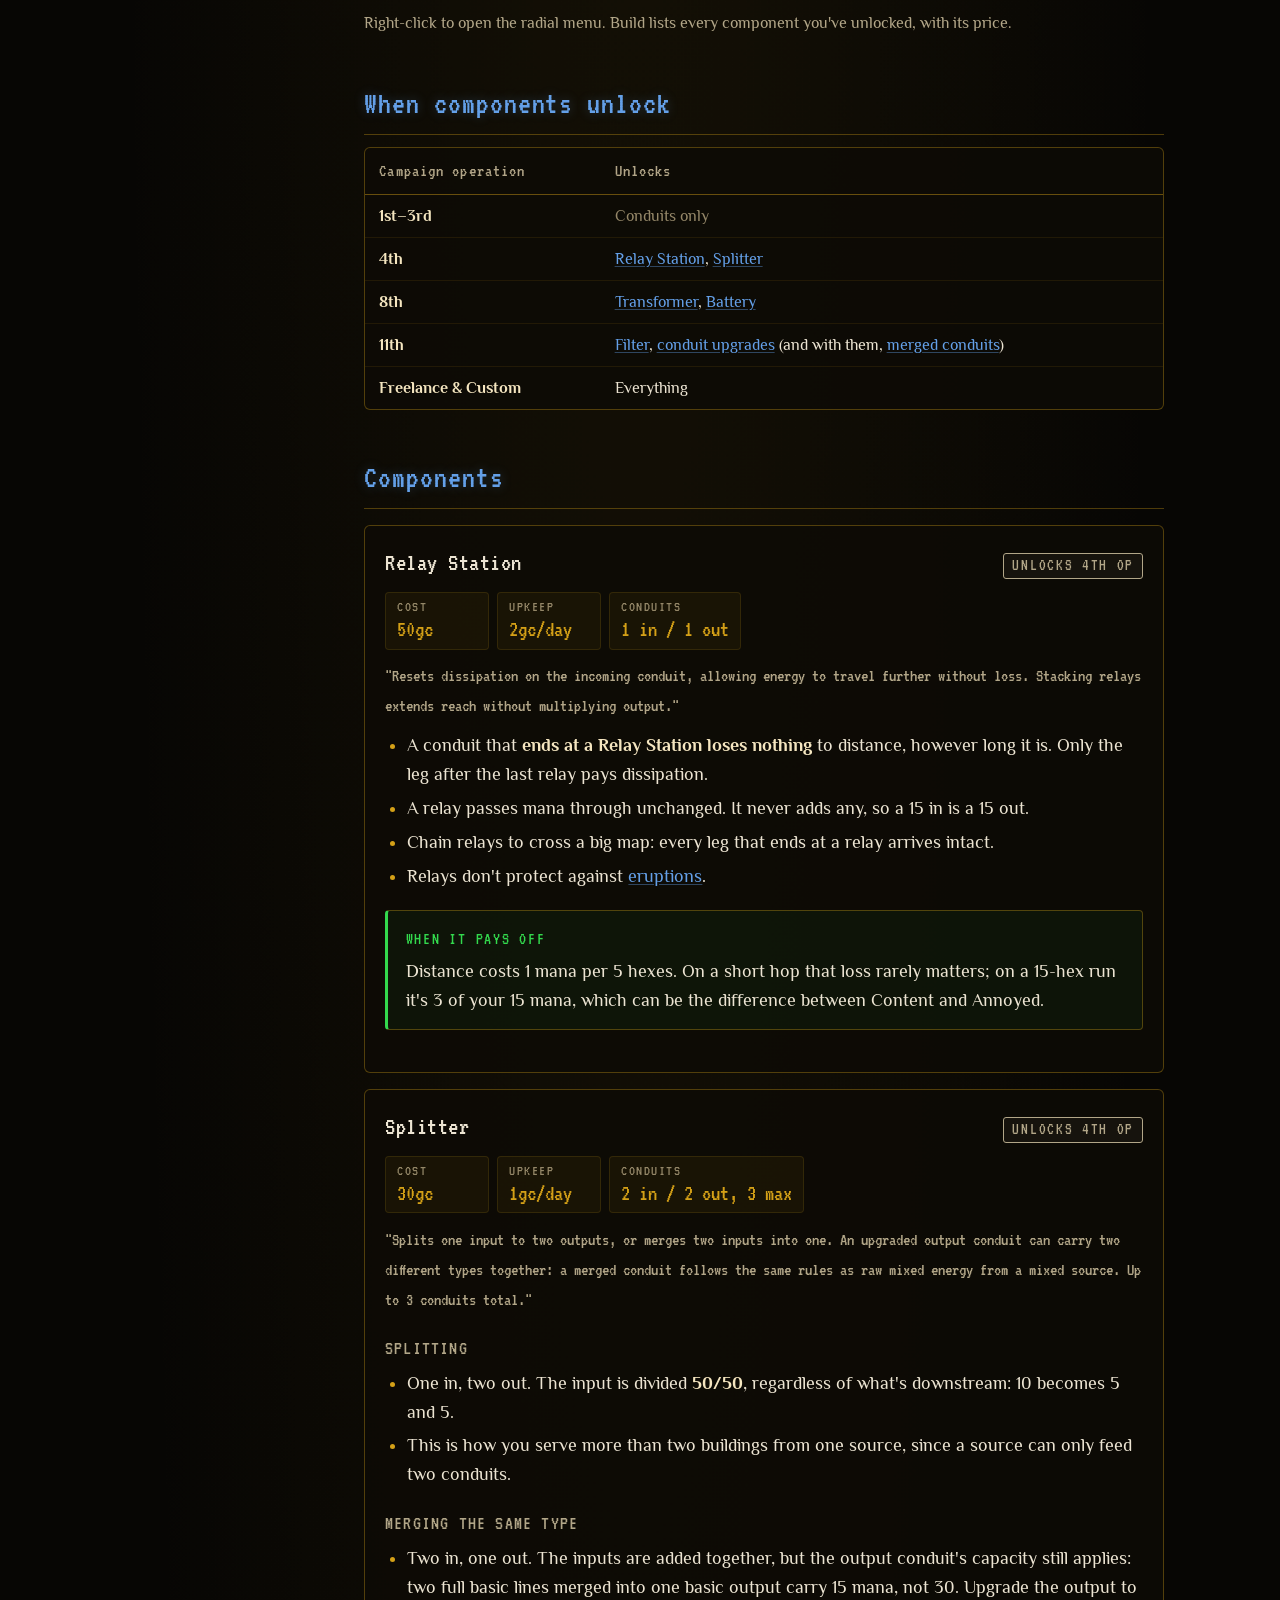
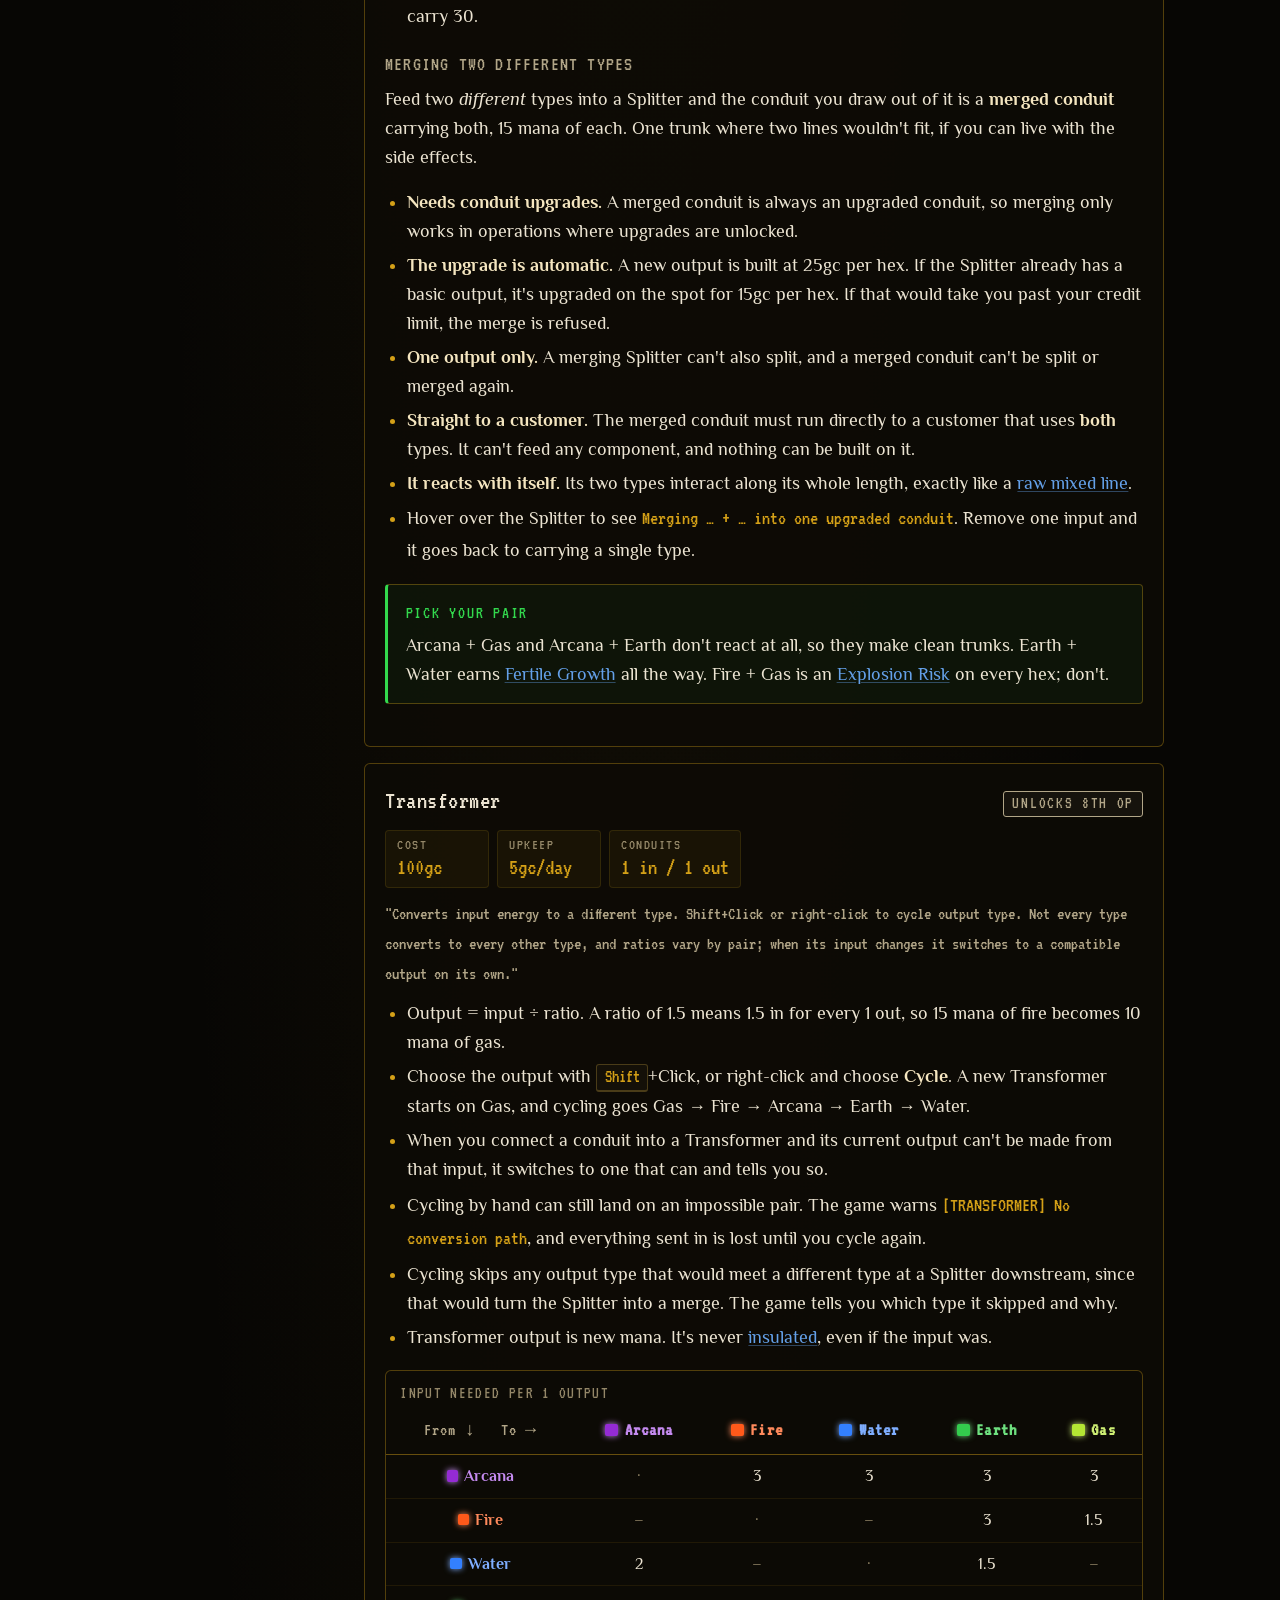
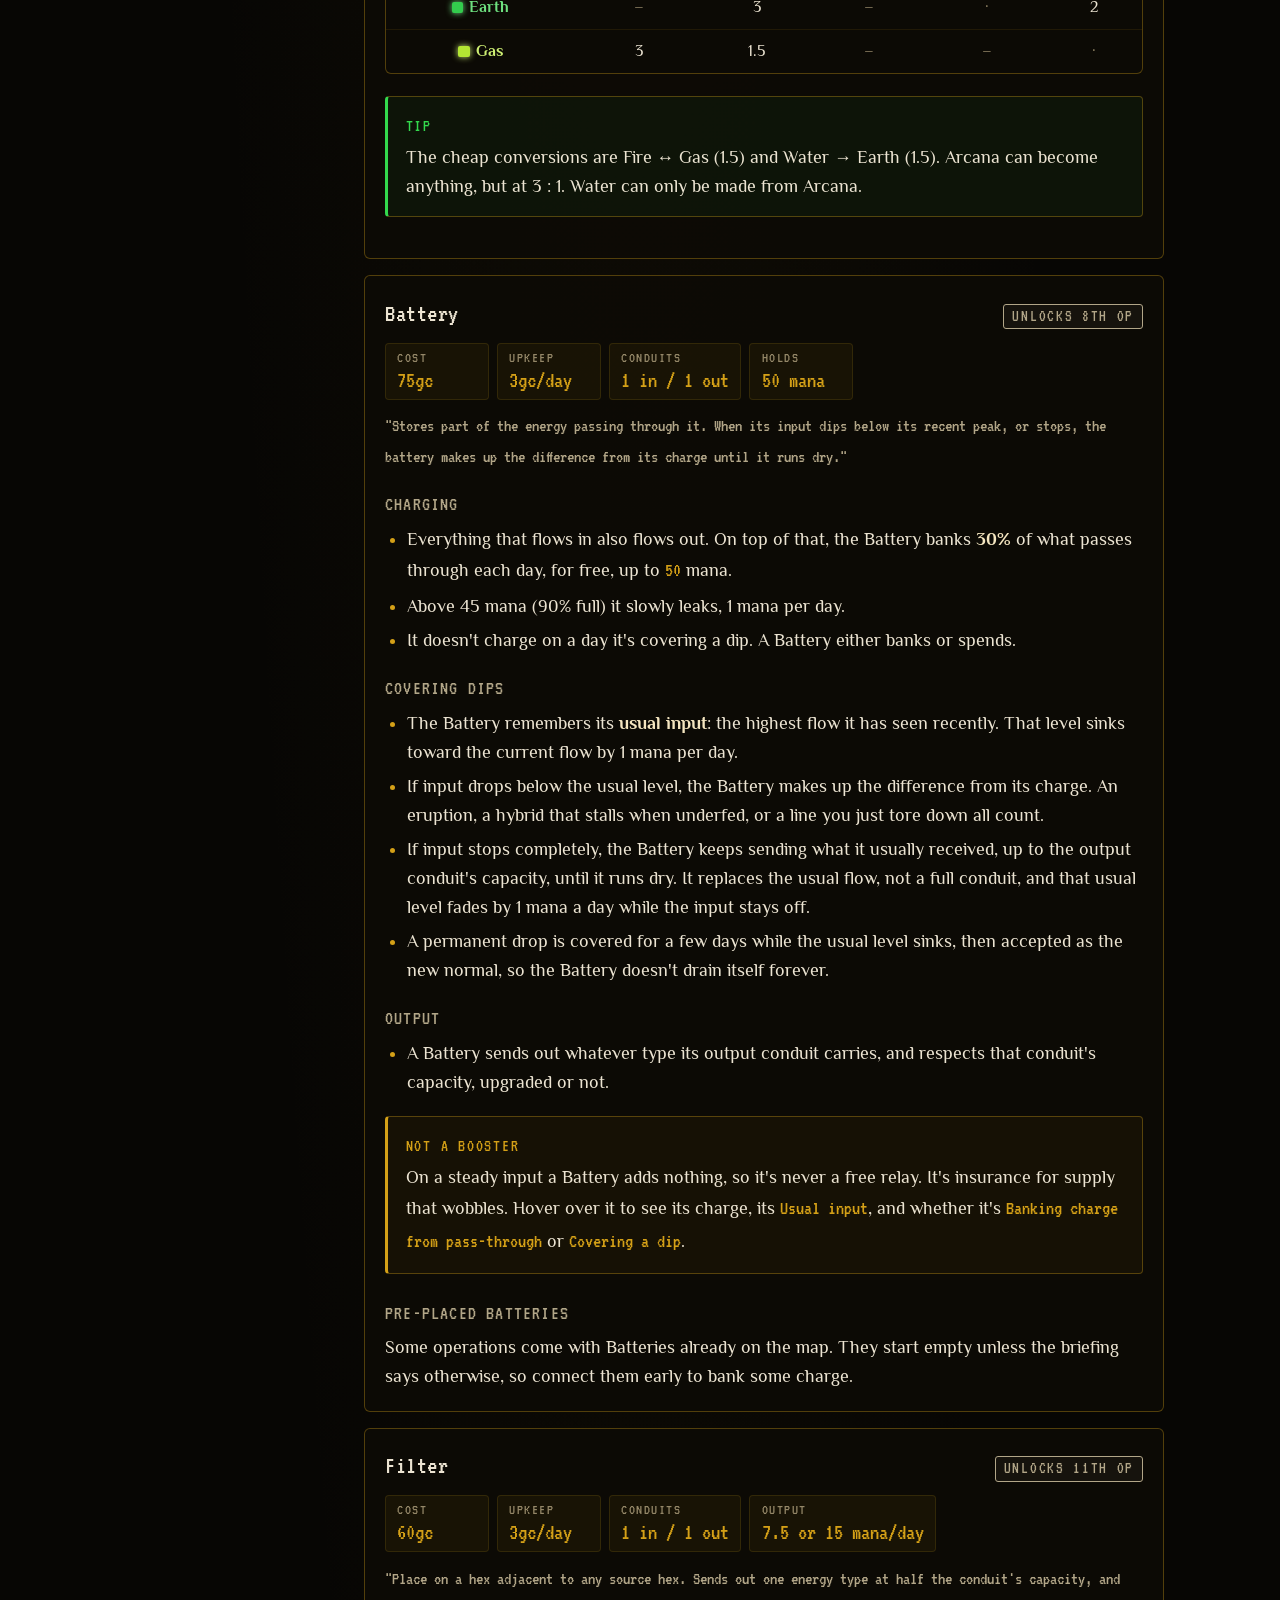
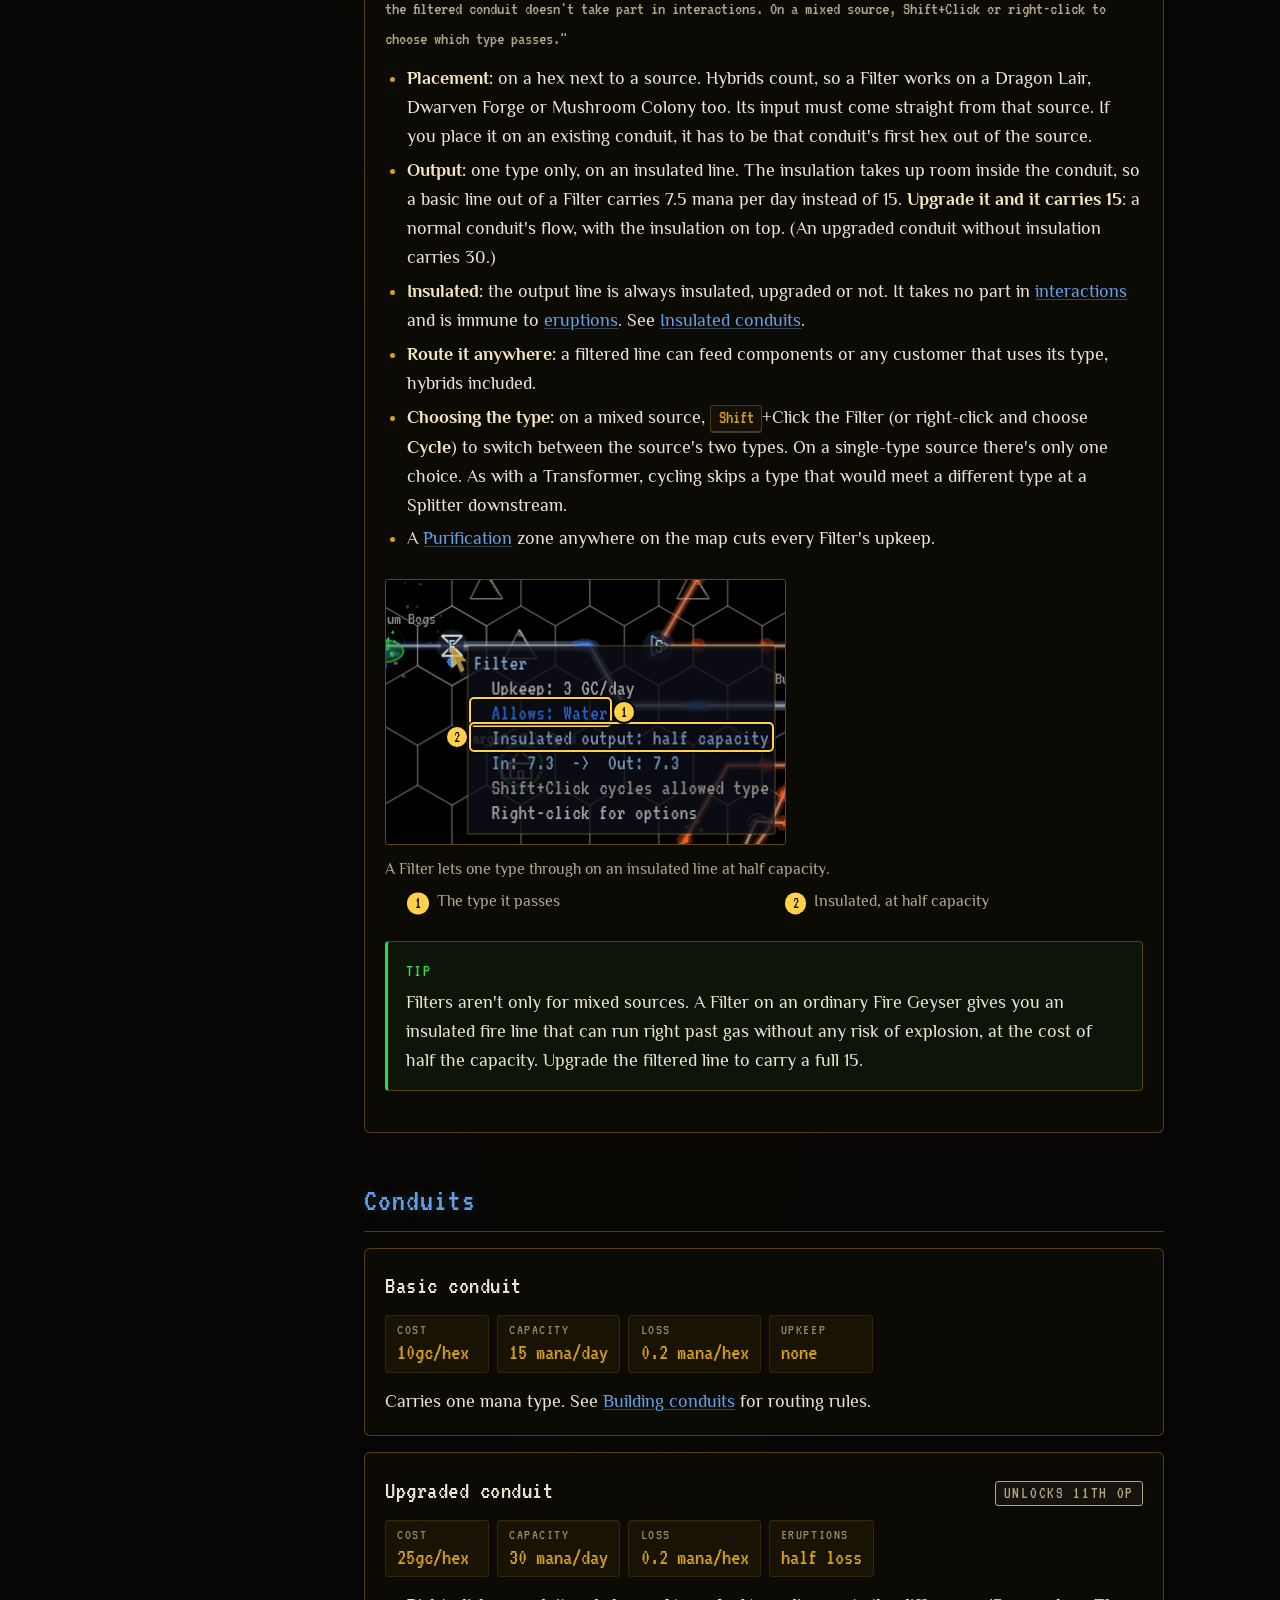
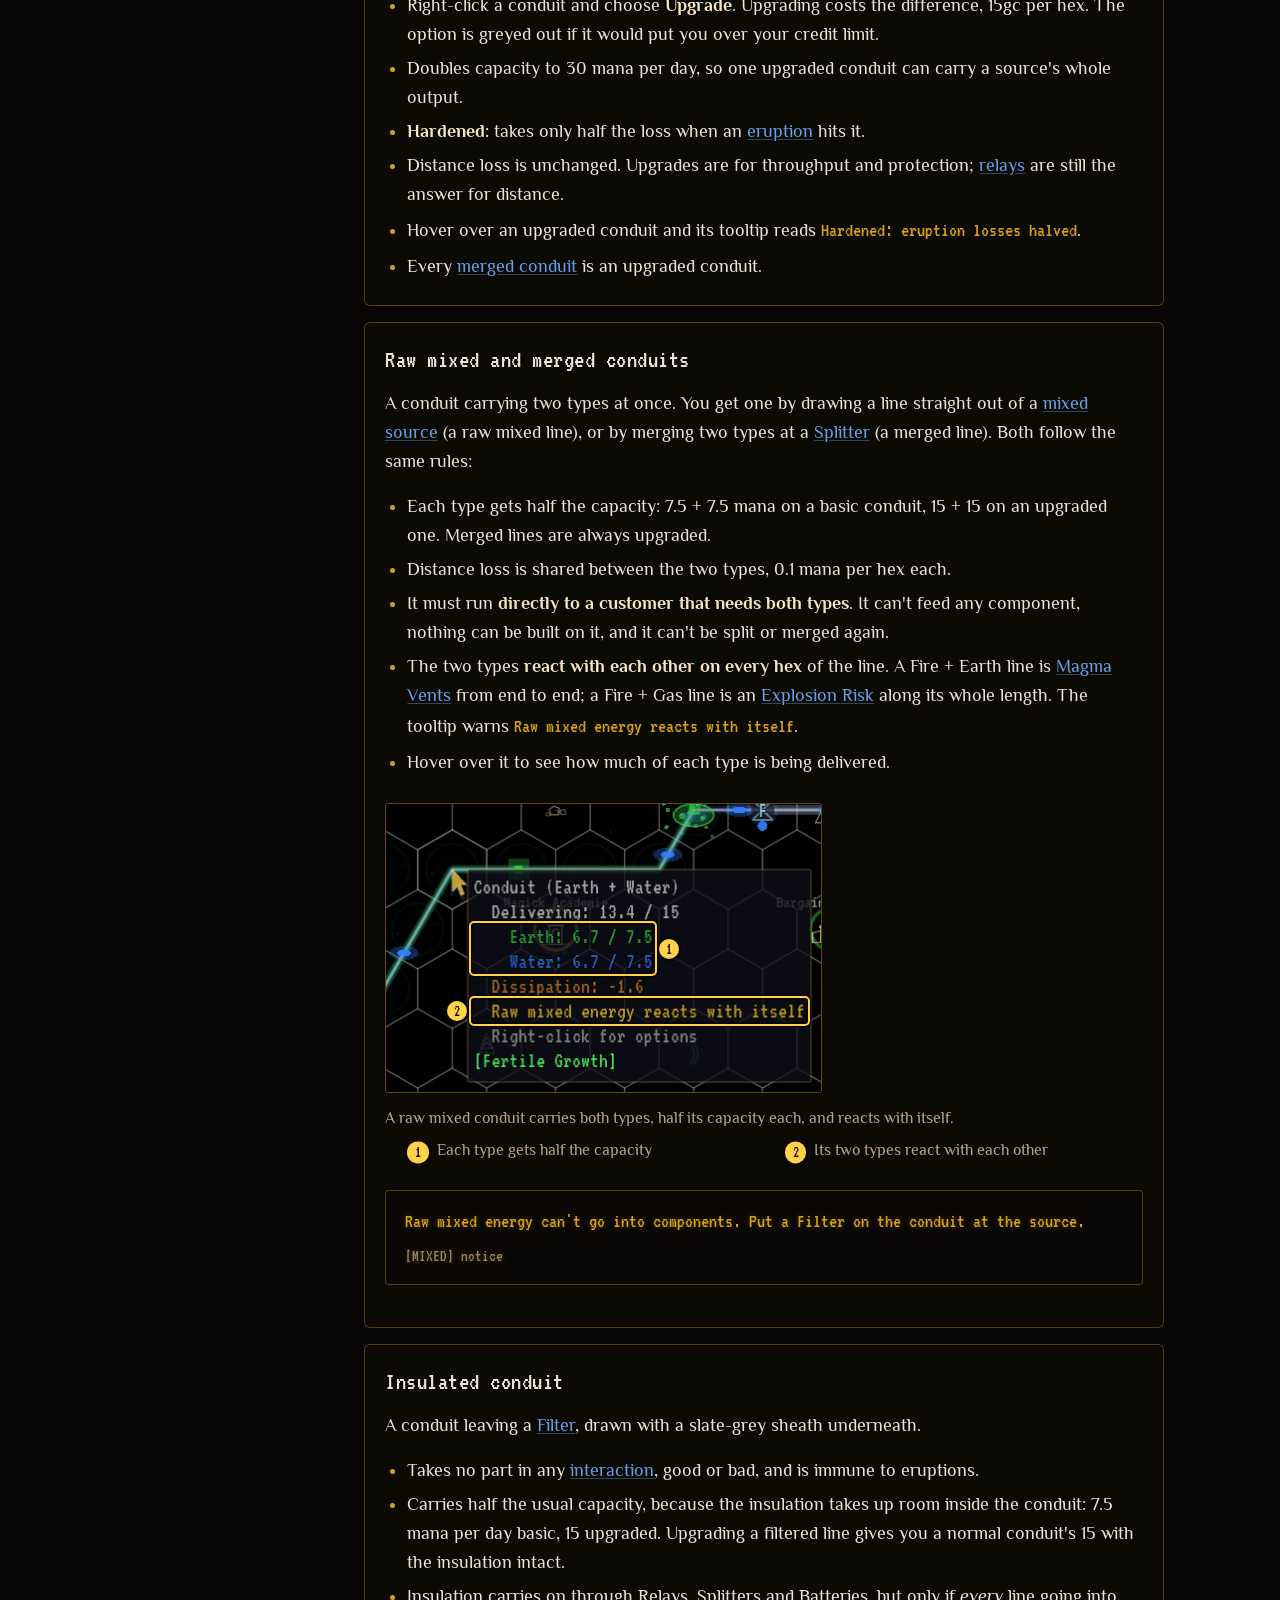
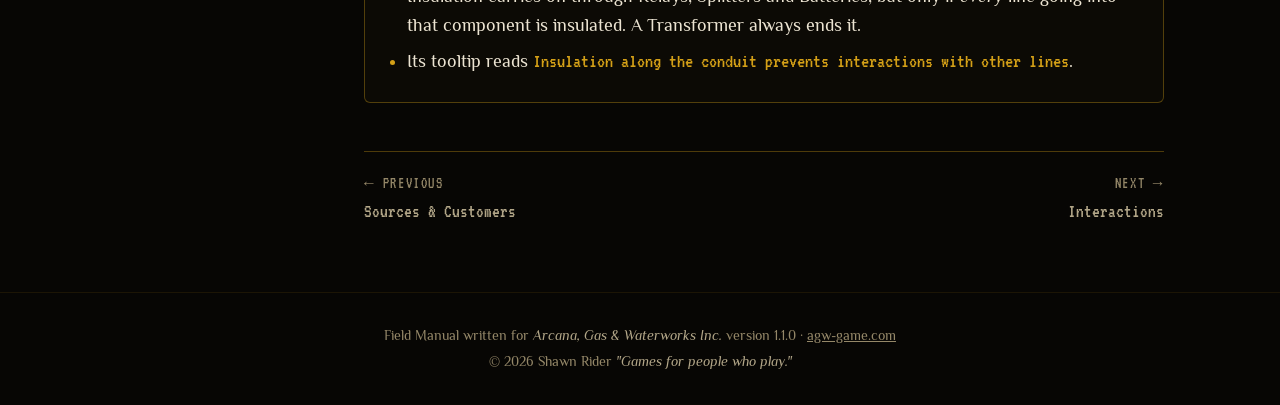
<file: src/field-manual/components.html>
<!DOCTYPE html>
<html lang="en">
<head>
  <meta charset="UTF-8">
  <meta name="viewport" content="width=device-width, initial-scale=1.0">
  <title>Components & Conduits — AG&amp;W Field Manual</title>
  <meta name="description" content="Relay Stations, Splitters, Transformers, Batteries and Filters in AG&amp;W Inc., plus conduit upgrades, merged lines and insulated lines.">
  <meta property="og:title" content="Components & Conduits — AG&amp;W Field Manual">
  <meta property="og:description" content="Relay Stations, Splitters, Transformers, Batteries and Filters in AG&amp;W Inc., plus conduit upgrades, merged lines and insulated lines.">
  <meta property="og:image" content="https://agw-game.com/assets/images/capsule-header.png">
  <meta property="og:type" content="website">
  <meta property="og:url" content="https://agw-game.com/field-manual/components.html">
  <link rel="icon" type="image/png" href="../assets/images/icon.png">
  <link rel="preconnect" href="https://fonts.googleapis.com">
  <link rel="preconnect" href="https://fonts.gstatic.com" crossorigin>
  <link href="https://fonts.googleapis.com/css2?family=VT323&family=Almendra:wght@400;700&family=Philosopher:ital,wght@0,400;0,700;1,400&display=swap" rel="stylesheet">
  <link rel="stylesheet" href="../style.css">
  <link rel="stylesheet" href="field-manual.css">
</head>
<body class="fm">
  <a class="skip-link" href="#main">Skip to content</a>
  <div class="scanlines" aria-hidden="true"></div>

  <header class="fm-topbar">
    <a class="fm-home" href="../"><img src="../assets/images/icon.png" alt="" width="28" height="28">AG&amp;W Inc.</a>
    <a class="fm-topbar-title" href="./">Field Manual</a>
    <a class="fm-steam" href="https://store.steampowered.com/app/4476220/Arcana_Gas__Waterworks_Inc/" target="_blank" rel="noopener">[Play on Steam]</a>
    <button class="fm-menu-btn" type="button" aria-expanded="false" aria-controls="fm-sidebar">Contents</button>
  </header>

  <div class="fm-layout">
    <aside class="fm-sidebar" id="fm-sidebar">
      <div class="fm-search" role="search">
        <label for="fm-search-input">Search the manual</label>
        <input id="fm-search-input" type="search" placeholder="relay, upkeep, eruption…" autocomplete="off" spellcheck="false">
        <ul class="fm-results" id="fm-search-results" aria-label="Search results" hidden></ul>
        <p class="sr-only" id="fm-search-status" aria-live="polite"></p>
      </div>
      <nav class="fm-nav" aria-label="Field Manual">
        <p class="fm-nav-heading">Contents</p>
        <ol>
          <li><a href="index.html">Overview</a></li>
          <li><a href="how-to-play.html">How to Play</a></li>
          <li><a href="mana.html">Energy Types</a></li>
          <li><a href="buildings.html">Sources &amp; Customers</a></li>
          <li><a href="components.html" aria-current="page">Components &amp; Conduits</a></li>
          <li><a href="interactions.html">Interactions</a></li>
          <li><a href="controls.html">Controls</a></li>
          <li><a href="tips.html">Tips &amp; Troubleshooting</a></li>
        </ol>
      </nav>
    </aside>

    <main class="fm-content" id="main" tabindex="-1">
      <p class="fm-crumb">Field Manual</p>
      <h1>Components &amp; Conduits</h1>
      <p class="fm-lede">Five components let you extend, divide, convert, store and separate mana. Conduits come in a few varieties too. Here's what each one does, what it costs, and the fine print the tooltip doesn't have room for.</p>

      <h2 id="at-a-glance">At a glance</h2>
      <div class="fm-table-wrap">
        <table class="fm-table">
          <thead><tr><th>Component</th><th class="n">Cost <span class="fm-th-unit">(gc)</span></th><th class="n">Upkeep</th><th>Conduits</th><th>Job</th></tr></thead>
          <tbody>
            <tr><th scope="row"><a href="#relay-station">Relay Station</a></th><td class="n">50</td><td class="n">2gc/day</td><td>1 in, 1 out</td><td>Removes distance loss on the leg into it</td></tr>
            <tr><th scope="row"><a href="#splitter">Splitter</a></th><td class="n">30</td><td class="n">1gc/day</td><td>up to 3 total</td><td>Splits one line in two, or merges two into one (two types make a merged conduit)</td></tr>
            <tr><th scope="row"><a href="#transformer">Transformer</a></th><td class="n">100</td><td class="n">5gc/day</td><td>1 in, 1 out</td><td>Converts one mana type into another, at a loss</td></tr>
            <tr><th scope="row"><a href="#battery">Battery</a></th><td class="n">75</td><td class="n">3gc/day</td><td>1 in, 1 out</td><td>Banks mana and covers dips in supply</td></tr>
            <tr><th scope="row"><a href="#filter">Filter</a></th><td class="n">60</td><td class="n">3gc/day</td><td>1 in, 1 out</td><td>Sends one type from a source on an insulated line</td></tr>
          </tbody>
        </table>
      </div>

      <h2 id="placing-components">Placing and removing components</h2>
      <ul>
        <li>Right-click anywhere and open <strong>Build</strong> on the radial menu to choose a component. Only unlocked components appear, with their prices.</li>
        <li>Place a component on an empty hex, then draw conduits into and out of it. Or place it on a hex an existing conduit passes through, and that conduit is cut in two and connected through the component. That's refused if it would give the component more conduits than it allows.</li>
        <li>Conduits can't pass <em>through</em> a component they don't connect to; the router goes around.</li>
        <li>Upkeep is charged every day, whether or not mana is flowing.</li>
        <li>Right-click a component and choose <strong>Remove</strong> for a full refund. Components that were already on the map when you arrived refund nothing.</li>
      </ul>

      <!-- fig:radial -->
      <figure class="fm-figure" id="fig-radial"><div class="fm-shot-row pair"><div class="fm-shot-item"><div class="fm-shot" style="max-width:420px"><img src="../assets/images/field-manual/fm-radial-build-root.webp" width="420" height="420" alt="Radial menu with three slices: Field Manual, Build and Demolish, with Build highlighted." loading="lazy" decoding="async"></div><p class="fm-shot-label">Radial menu: Field Manual, Build, Demolish</p></div><div class="fm-shot-item"><div class="fm-shot" style="max-width:420px"><img src="../assets/images/field-manual/fm-radial-build-submenu.webp" width="420" height="420" alt="The Build submenu: Relay Station 50gc, Splitter 30gc, Transformer 100gc, Battery 75gc and Filter 60gc, with Splitter highlighted." loading="lazy" decoding="async"></div><p class="fm-shot-label">Build submenu, with prices</p></div></div><figcaption><p>Right-click to open the radial menu. Build lists every component you&#x27;ve unlocked, with its price.</p></figcaption></figure>
      <!-- /fig:radial -->
      <h2 id="unlocks">When components unlock</h2>
      <div class="fm-table-wrap">
        <table class="fm-table">
          <thead><tr><th>Campaign operation</th><th>Unlocks</th></tr></thead>
          <tbody>
            <tr><th scope="row">1st&ndash;3rd</th><td class="muted">Conduits only</td></tr>
            <tr><th scope="row">4th</th><td><a href="#relay-station">Relay Station</a>, <a href="#splitter">Splitter</a></td></tr>
            <tr><th scope="row">8th</th><td><a href="#transformer">Transformer</a>, <a href="#battery">Battery</a></td></tr>
            <tr><th scope="row">11th</th><td><a href="#filter">Filter</a>, <a href="#upgraded-conduits">conduit upgrades</a> (and with them, <a href="#raw-mixed-conduits">merged conduits</a>)</td></tr>
            <tr><th scope="row">Freelance &amp; Custom</th><td>Everything</td></tr>
          </tbody>
        </table>
      </div>

      <h2 id="components">Components</h2>
      <div class="fm-entries">

        <article class="fm-entry" id="relay-station" data-keywords="relay distance dissipation range amplify">
          <div class="fm-entry-head"><h3><a class="fm-anchor" href="#relay-station">Relay Station</a></h3><span class="badge neutral">Unlocks 4th op</span></div>
          <dl class="fm-stats"><div><dt>Cost</dt><dd>50gc</dd></div><div><dt>Upkeep</dt><dd>2gc/day</dd></div><div><dt>Conduits</dt><dd>1 in / 1 out</dd></div></dl>
          <p class="fm-entry-sub">"Resets dissipation on the incoming conduit, allowing energy to travel further without loss. Stacking relays extends reach without multiplying output."</p>
          <ul>
            <li>A conduit that <strong>ends at a Relay Station loses nothing</strong> to distance, however long it is. Only the leg after the last relay pays dissipation.</li>
            <li>A relay passes mana through unchanged. It never adds any, so a 15 in is a 15 out.</li>
            <li>Chain relays to cross a big map: every leg that ends at a relay arrives intact.</li>
            <li>Relays don't protect against <a href="interactions.html#eruptions">eruptions</a>.</li>
          </ul>
          <div class="fm-note tip"><span class="fm-note-label">When it pays off</span><p>Distance costs 1 mana per 5 hexes. On a short hop that loss rarely matters; on a 15-hex run it's 3 of your 15 mana, which can be the difference between Content and Annoyed.</p></div>
        </article>

        <article class="fm-entry" id="splitter" data-keywords="split merge merged trunk branch fan out combine two types">
          <div class="fm-entry-head"><h3><a class="fm-anchor" href="#splitter">Splitter</a></h3><span class="badge neutral">Unlocks 4th op</span></div>
          <dl class="fm-stats"><div><dt>Cost</dt><dd>30gc</dd></div><div><dt>Upkeep</dt><dd>1gc/day</dd></div><div><dt>Conduits</dt><dd>2 in / 2 out, 3 max</dd></div></dl>
          <p class="fm-entry-sub">"Splits one input to two outputs, or merges two inputs into one. An upgraded output conduit can carry two different types together: a merged conduit follows the same rules as raw mixed energy from a mixed source. Up to 3 conduits total."</p>
          <h4>Splitting</h4>
          <ul>
            <li>One in, two out. The input is divided <strong>50/50</strong>, regardless of what's downstream: 10 becomes 5 and 5.</li>
            <li>This is how you serve more than two buildings from one source, since a source can only feed two conduits.</li>
          </ul>
          <h4>Merging the same type</h4>
          <ul>
            <li>Two in, one out. The inputs are added together, but the output conduit's capacity still applies: two full basic lines merged into one basic output carry 15 mana, not 30. Upgrade the output to carry 30.</li>
          </ul>
          <h4 id="merged-conduits">Merging two different types</h4>
          <p>Feed two <em>different</em> types into a Splitter and the conduit you draw out of it is a <strong>merged conduit</strong> carrying both, 15 mana of each. One trunk where two lines wouldn't fit, if you can live with the side effects.</p>
          <ul>
            <li><strong>Needs conduit upgrades.</strong> A merged conduit is always an upgraded conduit, so merging only works in operations where upgrades are unlocked.</li>
            <li><strong>The upgrade is automatic.</strong> A new output is built at 25gc per hex. If the Splitter already has a basic output, it's upgraded on the spot for 15gc per hex. If that would take you past your credit limit, the merge is refused.</li>
            <li><strong>One output only.</strong> A merging Splitter can't also split, and a merged conduit can't be split or merged again.</li>
            <li><strong>Straight to a customer.</strong> The merged conduit must run directly to a customer that uses <strong>both</strong> types. It can't feed any component, and nothing can be built on it.</li>
            <li><strong>It reacts with itself.</strong> Its two types interact along its whole length, exactly like a <a href="#raw-mixed-conduits">raw mixed line</a>.</li>
            <li>Hover over the Splitter to see <code>Merging … + … into one upgraded conduit</code>. Remove one input and it goes back to carrying a single type.</li>
          </ul>
          <div class="fm-note tip"><span class="fm-note-label">Pick your pair</span><p>Arcana + Gas and Arcana + Earth don't react at all, so they make clean trunks. Earth + Water earns <a href="interactions.html#fertile-growth">Fertile Growth</a> all the way. Fire + Gas is an <a href="interactions.html#explosion-risk">Explosion Risk</a> on every hex; don't.</p></div>
        </article>

        <article class="fm-entry" id="transformer" data-keywords="convert conversion change type ratio">
          <div class="fm-entry-head"><h3><a class="fm-anchor" href="#transformer">Transformer</a></h3><span class="badge neutral">Unlocks 8th op</span></div>
          <dl class="fm-stats"><div><dt>Cost</dt><dd>100gc</dd></div><div><dt>Upkeep</dt><dd>5gc/day</dd></div><div><dt>Conduits</dt><dd>1 in / 1 out</dd></div></dl>
          <p class="fm-entry-sub">"Converts input energy to a different type. Shift+Click or right-click to cycle output type. Not every type converts to every other type, and ratios vary by pair; when its input changes it switches to a compatible output on its own."</p>
          <ul>
            <li>Output = input &divide; ratio. A ratio of 1.5 means 1.5 in for every 1 out, so 15 mana of fire becomes 10 mana of gas.</li>
            <li>Choose the output with <kbd>Shift</kbd>+Click, or right-click and choose <strong>Cycle</strong>. A new Transformer starts on Gas, and cycling goes Gas &rarr; Fire &rarr; Arcana &rarr; Earth &rarr; Water.</li>
            <li>When you connect a conduit into a Transformer and its current output can't be made from that input, it switches to one that can and tells you so.</li>
            <li>Cycling by hand can still land on an impossible pair. The game warns <code>[TRANSFORMER] No conversion path</code>, and everything sent in is lost until you cycle again.</li>
            <li>Cycling skips any output type that would meet a different type at a Splitter downstream, since that would turn the Splitter into a merge. The game tells you which type it skipped and why.</li>
            <li>Transformer output is new mana. It's never <a href="#insulated-conduits">insulated</a>, even if the input was.</li>
          </ul>
          <div class="fm-table-wrap">
            <table class="fm-table fm-matrix">
              <caption>Input needed per 1 output</caption>
              <thead><tr><th>From &darr; &nbsp; To &rarr;</th><th><span class="mana arcana">Arcana</span></th><th><span class="mana fire">Fire</span></th><th><span class="mana water">Water</span></th><th><span class="mana earth">Earth</span></th><th><span class="mana gas">Gas</span></th></tr></thead>
              <tbody>
                <tr><th scope="row"><span class="mana arcana">Arcana</span></th><td class="self">&middot;</td><td>3</td><td>3</td><td>3</td><td>3</td></tr>
                <tr><th scope="row"><span class="mana fire">Fire</span></th><td class="muted">&ndash;</td><td class="self">&middot;</td><td class="muted">&ndash;</td><td>3</td><td>1.5</td></tr>
                <tr><th scope="row"><span class="mana water">Water</span></th><td>2</td><td class="muted">&ndash;</td><td class="self">&middot;</td><td>1.5</td><td class="muted">&ndash;</td></tr>
                <tr><th scope="row"><span class="mana earth">Earth</span></th><td class="muted">&ndash;</td><td>3</td><td class="muted">&ndash;</td><td class="self">&middot;</td><td>2</td></tr>
                <tr><th scope="row"><span class="mana gas">Gas</span></th><td>3</td><td>1.5</td><td class="muted">&ndash;</td><td class="muted">&ndash;</td><td class="self">&middot;</td></tr>
              </tbody>
            </table>
          </div>
          <div class="fm-note tip"><span class="fm-note-label">Tip</span><p>The cheap conversions are Fire &harr; Gas (1.5) and Water &rarr; Earth (1.5). Arcana can become anything, but at 3 : 1. Water can only be made from Arcana.</p></div>
        </article>

        <article class="fm-entry" id="battery" data-keywords="store storage charge capacitor dip backup usual input">
          <div class="fm-entry-head"><h3><a class="fm-anchor" href="#battery">Battery</a></h3><span class="badge neutral">Unlocks 8th op</span></div>
          <dl class="fm-stats"><div><dt>Cost</dt><dd>75gc</dd></div><div><dt>Upkeep</dt><dd>3gc/day</dd></div><div><dt>Conduits</dt><dd>1 in / 1 out</dd></div><div><dt>Holds</dt><dd>50 mana</dd></div></dl>
          <p class="fm-entry-sub">"Stores part of the energy passing through it. When its input dips below its recent peak, or stops, the battery makes up the difference from its charge until it runs dry."</p>
          <h4>Charging</h4>
          <ul>
            <li>Everything that flows in also flows out. On top of that, the Battery banks <strong>30%</strong> of what passes through each day, for free, up to <span class="num">50</span> mana.</li>
            <li>Above 45 mana (90% full) it slowly leaks, 1 mana per day.</li>
            <li>It doesn't charge on a day it's covering a dip. A Battery either banks or spends.</li>
          </ul>
          <h4>Covering dips</h4>
          <ul>
            <li>The Battery remembers its <strong>usual input</strong>: the highest flow it has seen recently. That level sinks toward the current flow by 1 mana per day.</li>
            <li>If input drops below the usual level, the Battery makes up the difference from its charge. An eruption, a hybrid that stalls when underfed, or a line you just tore down all count.</li>
            <li>If input stops completely, the Battery keeps sending what it usually received, up to the output conduit's capacity, until it runs dry. It replaces the usual flow, not a full conduit, and that usual level fades by 1 mana a day while the input stays off.</li>
            <li>A permanent drop is covered for a few days while the usual level sinks, then accepted as the new normal, so the Battery doesn't drain itself forever.</li>
          </ul>
          <h4>Output</h4>
          <ul>
            <li>A Battery sends out whatever type its output conduit carries, and respects that conduit's capacity, upgraded or not.</li>
          </ul>
          <div class="fm-note"><span class="fm-note-label">Not a booster</span><p>On a steady input a Battery adds nothing, so it's never a free relay. It's insurance for supply that wobbles. Hover over it to see its charge, its <code>Usual input</code>, and whether it's <code>Banking charge from pass-through</code> or <code>Covering a dip</code>.</p></div>
          <h4 id="pre-placed-batteries">Pre-placed Batteries</h4>
          <p>Some operations come with Batteries already on the map. They start empty unless the briefing says otherwise, so connect them early to bank some charge.</p>
        </article>

        <article class="fm-entry" id="filter" data-keywords="separate mixed source insulation insulated isolate one type">
          <div class="fm-entry-head"><h3><a class="fm-anchor" href="#filter">Filter</a></h3><span class="badge neutral">Unlocks 11th op</span></div>
          <dl class="fm-stats"><div><dt>Cost</dt><dd>60gc</dd></div><div><dt>Upkeep</dt><dd>3gc/day</dd></div><div><dt>Conduits</dt><dd>1 in / 1 out</dd></div><div><dt>Output</dt><dd>7.5 or 15 mana/day</dd></div></dl>
          <p class="fm-entry-sub">"Place on a hex adjacent to any source hex. Sends out one energy type at half the conduit's capacity, and the filtered conduit doesn't take part in interactions. On a mixed source, Shift+Click or right-click to choose which type passes."</p>
          <ul>
            <li><strong>Placement:</strong> on a hex next to a source. Hybrids count, so a Filter works on a Dragon Lair, Dwarven Forge or Mushroom Colony too. Its input must come straight from that source. If you place it on an existing conduit, it has to be that conduit's first hex out of the source.</li>
            <li><strong>Output:</strong> one type only, on an insulated line. The insulation takes up room inside the conduit, so a basic line out of a Filter carries 7.5 mana per day instead of 15. <strong>Upgrade it and it carries 15</strong>: a normal conduit's flow, with the insulation on top. (An upgraded conduit without insulation carries 30.)</li>
            <li><strong>Insulated:</strong> the output line is always insulated, upgraded or not. It takes no part in <a href="interactions.html">interactions</a> and is immune to <a href="interactions.html#eruptions">eruptions</a>. See <a href="#insulated-conduits">Insulated conduits</a>.</li>
            <li><strong>Route it anywhere:</strong> a filtered line can feed components or any customer that uses its type, hybrids included.</li>
            <li><strong>Choosing the type:</strong> on a mixed source, <kbd>Shift</kbd>+Click the Filter (or right-click and choose <strong>Cycle</strong>) to switch between the source's two types. On a single-type source there's only one choice. As with a Transformer, cycling skips a type that would meet a different type at a Splitter downstream.</li>
            <li>A <a href="interactions.html#purification">Purification</a> zone anywhere on the map cuts every Filter's upkeep.</li>
          </ul>
      <!-- fig:filter-tip -->
      <figure class="fm-figure" id="fig-filter-tip"><div class="fm-shot" style="max-width:401px"><img src="../assets/images/field-manual/fm-mixed-tip-filter.webp" width="401" height="265" alt="Filter tooltip: allows water, insulated output at half capacity." loading="lazy" decoding="async"><svg class="fm-shot-callouts" viewBox="0 0 401 265" preserveAspectRatio="xMinYMin meet" aria-hidden="true" focusable="false"><rect class="fm-co-halo" x="85" y="119" width="141" height="28" rx="4"/><rect class="fm-co-box" x="85" y="119" width="141" height="28" rx="4"/><rect class="fm-co-halo" x="85" y="144" width="303" height="28" rx="4"/><rect class="fm-co-box" x="85" y="144" width="303" height="28" rx="4"/><g class="fm-co-badge"><circle cx="239" cy="133" r="11"/><text x="239" y="133" font-size="16">1</text></g><g class="fm-co-badge"><circle cx="72" cy="158" r="11"/><text x="72" y="158" font-size="16">2</text></g></svg></div><figcaption><p>A Filter lets one type through on an insulated line at half capacity.</p><ol class="fm-callouts" role="list"><li><span>The type it passes</span></li><li><span>Insulated, at half capacity</span></li></ol></figcaption></figure>
      <!-- /fig:filter-tip -->
          <div class="fm-note tip"><span class="fm-note-label">Tip</span><p>Filters aren't only for mixed sources. A Filter on an ordinary Fire Geyser gives you an insulated fire line that can run right past gas without any risk of explosion, at the cost of half the capacity. Upgrade the filtered line to carry a full 15.</p></div>
        </article>
      </div>

      <h2 id="conduit-types">Conduits</h2>
      <div class="fm-entries">
        <article class="fm-entry" id="basic-conduits" data-keywords="line ley conduit cost capacity">
          <div class="fm-entry-head"><h3><a class="fm-anchor" href="#basic-conduits">Basic conduit</a></h3></div>
          <dl class="fm-stats"><div><dt>Cost</dt><dd>10gc/hex</dd></div><div><dt>Capacity</dt><dd>15 mana/day</dd></div><div><dt>Loss</dt><dd>0.2 mana/hex</dd></div><div><dt>Upkeep</dt><dd>none</dd></div></dl>
          <p>Carries one mana type. See <a href="how-to-play.html#conduits">Building conduits</a> for routing rules.</p>
        </article>

        <article class="fm-entry" id="upgraded-conduits" data-keywords="upgrade hardened tier 2 capacity 30">
          <div class="fm-entry-head"><h3><a class="fm-anchor" href="#upgraded-conduits">Upgraded conduit</a></h3><span class="badge neutral">Unlocks 11th op</span></div>
          <dl class="fm-stats"><div><dt>Cost</dt><dd>25gc/hex</dd></div><div><dt>Capacity</dt><dd>30 mana/day</dd></div><div><dt>Loss</dt><dd>0.2 mana/hex</dd></div><div><dt>Eruptions</dt><dd>half loss</dd></div></dl>
          <ul>
            <li>Right-click a conduit and choose <strong>Upgrade</strong>. Upgrading costs the difference, 15gc per hex. The option is greyed out if it would put you over your credit limit.</li>
            <li>Doubles capacity to 30 mana per day, so one upgraded conduit can carry a source's whole output.</li>
            <li><strong>Hardened:</strong> takes only half the loss when an <a href="interactions.html#eruptions">eruption</a> hits it.</li>
            <li>Distance loss is unchanged. Upgrades are for throughput and protection; <a href="#relay-station">relays</a> are still the answer for distance.</li>
            <li>Hover over an upgraded conduit and its tooltip reads <code>Hardened: eruption losses halved</code>.</li>
            <li>Every <a href="#merged-conduits">merged conduit</a> is an upgraded conduit.</li>
          </ul>
        </article>

        <article class="fm-entry" id="raw-mixed-conduits" data-keywords="mixed merged merge two types raw">
          <div class="fm-entry-head"><h3><a class="fm-anchor" href="#raw-mixed-conduits">Raw mixed and merged conduits</a></h3></div>
          <p>A conduit carrying two types at once. You get one by drawing a line straight out of a <a href="buildings.html#mixed-sources">mixed source</a> (a raw mixed line), or by merging two types at a <a href="#merged-conduits">Splitter</a> (a merged line). Both follow the same rules:</p>
          <ul>
            <li>Each type gets half the capacity: 7.5 + 7.5 mana on a basic conduit, 15 + 15 on an upgraded one. Merged lines are always upgraded.</li>
            <li>Distance loss is shared between the two types, 0.1 mana per hex each.</li>
            <li>It must run <strong>directly to a customer that needs both types</strong>. It can't feed any component, nothing can be built on it, and it can't be split or merged again.</li>
            <li>The two types <strong>react with each other on every hex</strong> of the line. A Fire + Earth line is <a href="interactions.html#magma-vents">Magma Vents</a> from end to end; a Fire + Gas line is an <a href="interactions.html#explosion-risk">Explosion Risk</a> along its whole length. The tooltip warns <code>Raw mixed energy reacts with itself</code>.</li>
            <li>Hover over it to see how much of each type is being delivered.</li>
          </ul>
      <!-- fig:mixed-raw-tip -->
      <figure class="fm-figure" id="fig-mixed-raw-tip"><div class="fm-shot" style="max-width:437px"><img src="../assets/images/field-manual/fm-mixed-tip-raw.webp" width="437" height="290" alt="Tooltip on a raw earth and water conduit: 7.5 of each type, raw mixed energy reacts with itself." loading="lazy" decoding="async"><svg class="fm-shot-callouts" viewBox="0 0 437 290" preserveAspectRatio="xMinYMin meet" aria-hidden="true" focusable="false"><rect class="fm-co-halo" x="85" y="119" width="186" height="53" rx="4"/><rect class="fm-co-box" x="85" y="119" width="186" height="53" rx="4"/><rect class="fm-co-halo" x="85" y="194" width="339" height="28" rx="4"/><rect class="fm-co-box" x="85" y="194" width="339" height="28" rx="4"/><g class="fm-co-badge"><circle cx="284" cy="146" r="11"/><text x="284" y="146" font-size="16">1</text></g><g class="fm-co-badge"><circle cx="72" cy="208" r="11"/><text x="72" y="208" font-size="16">2</text></g></svg></div><figcaption><p>A raw mixed conduit carries both types, half its capacity each, and reacts with itself.</p><ol class="fm-callouts" role="list"><li><span>Each type gets half the capacity</span></li><li><span>Its two types react with each other</span></li></ol></figcaption></figure>
      <!-- /fig:mixed-raw-tip -->
          <blockquote class="fm-memo"><p>Raw mixed energy can't go into components. Put a Filter on the conduit at the source.</p><cite>[MIXED] notice</cite></blockquote>
        </article>

        <article class="fm-entry" id="insulated-conduits" data-keywords="insulation filtered sheath safe protected">
          <div class="fm-entry-head"><h3><a class="fm-anchor" href="#insulated-conduits">Insulated conduit</a></h3></div>
          <p>A conduit leaving a <a href="#filter">Filter</a>, drawn with a slate-grey sheath underneath.</p>
          <ul>
            <li>Takes no part in any <a href="interactions.html">interaction</a>, good or bad, and is immune to eruptions.</li>
            <li>Carries half the usual capacity, because the insulation takes up room inside the conduit: 7.5 mana per day basic, 15 upgraded. Upgrading a filtered line gives you a normal conduit's 15 with the insulation intact.</li>
            <li>Insulation carries on through Relays, Splitters and Batteries, but only if <em>every</em> line going into that component is insulated. A Transformer always ends it.</li>
            <li>Its tooltip reads <code>Insulation along the conduit prevents interactions with other lines</code>.</li>
          </ul>
        </article>
      </div>
      <nav class="fm-pager" aria-label="Previous and next page">
        <a class="prev" href="buildings.html"><span>&larr; Previous</span>Sources &amp; Customers</a>
        <a class="next" href="interactions.html"><span>Next &rarr;</span>Interactions</a>
      </nav>
    </main>
  </div>

  <footer class="site-footer">
    <p>Field Manual written for <em>Arcana, Gas &amp; Waterworks Inc.</em> version 1.1.0 &middot; <a href="../">agw-game.com</a></p>
    <p>&copy; 2026 Shawn Rider <em>"Games for people who play."</em></p>
  </footer>

  <script src="field-manual.js"></script>
</body>
</html>
</file>
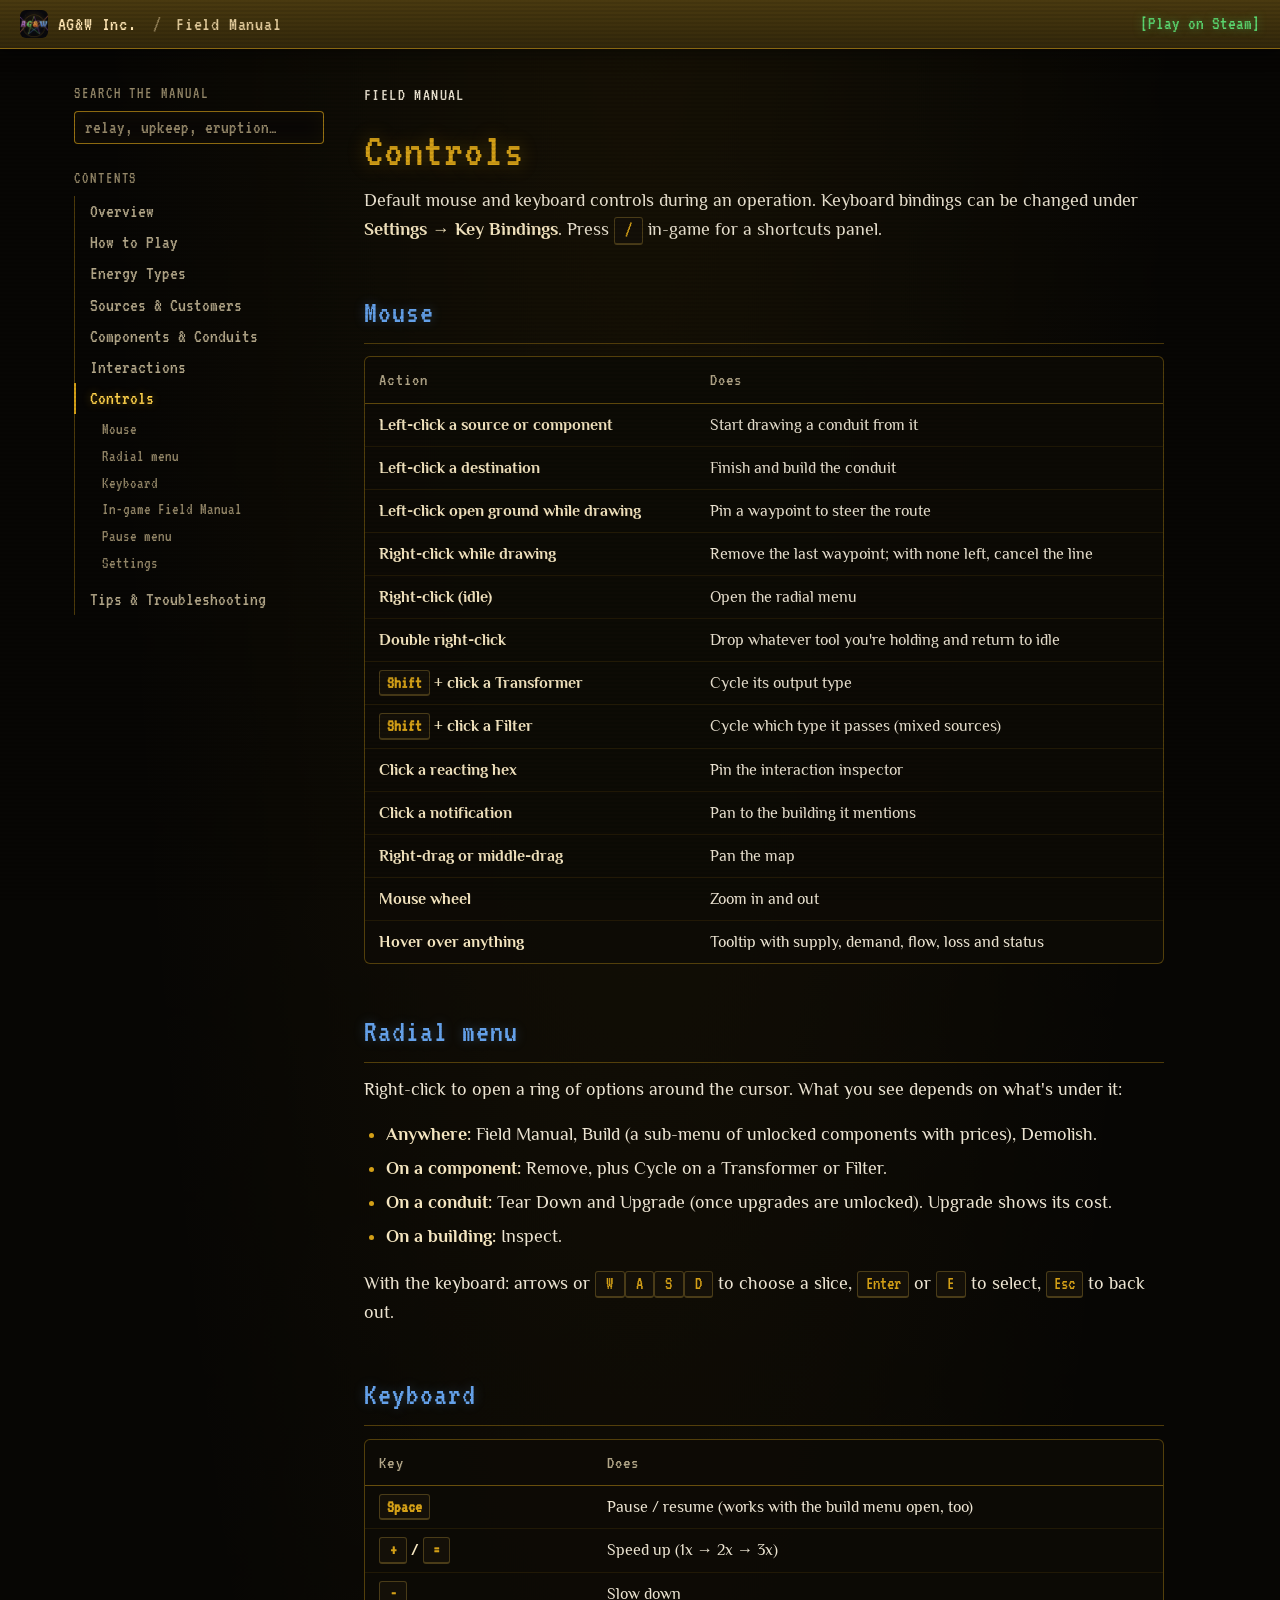
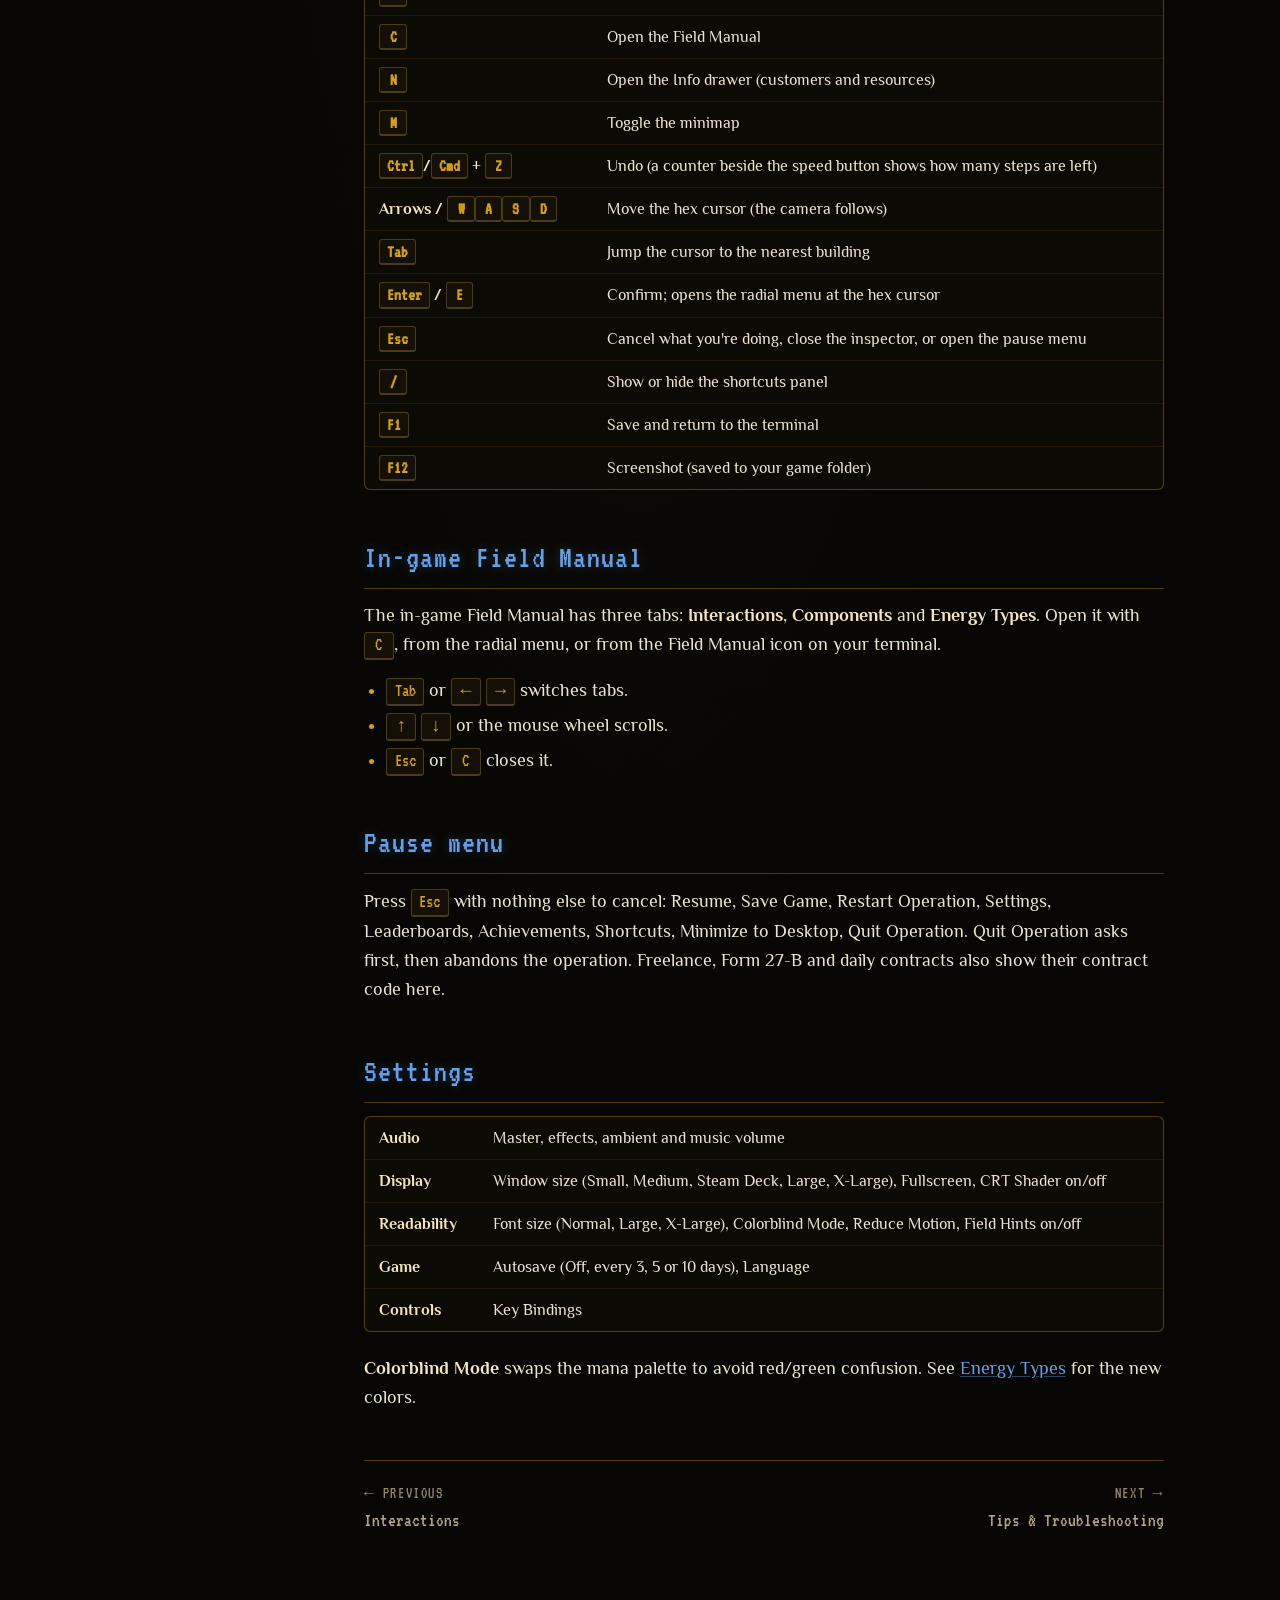
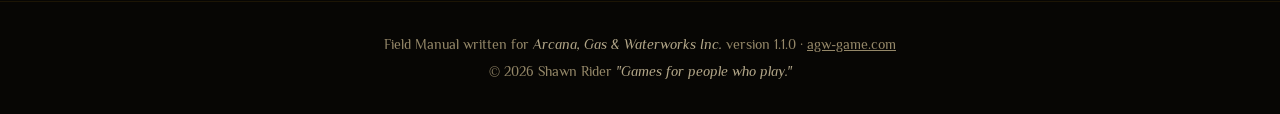
<file: src/field-manual/controls.html>
<!DOCTYPE html>
<html lang="en">
<head>
  <meta charset="UTF-8">
  <meta name="viewport" content="width=device-width, initial-scale=1.0">
  <title>Controls — AG&amp;W Field Manual</title>
  <meta name="description" content="Keyboard and mouse controls for AG&amp;W Inc.: building, the radial menu, time controls, shortcuts and settings.">
  <meta property="og:title" content="Controls — AG&amp;W Field Manual">
  <meta property="og:description" content="Keyboard and mouse controls for AG&amp;W Inc.: building, the radial menu, time controls, shortcuts and settings.">
  <meta property="og:image" content="https://agw-game.com/assets/images/capsule-header.png">
  <meta property="og:type" content="website">
  <meta property="og:url" content="https://agw-game.com/field-manual/controls.html">
  <link rel="icon" type="image/png" href="../assets/images/icon.png">
  <link rel="preconnect" href="https://fonts.googleapis.com">
  <link rel="preconnect" href="https://fonts.gstatic.com" crossorigin>
  <link href="https://fonts.googleapis.com/css2?family=VT323&family=Almendra:wght@400;700&family=Philosopher:ital,wght@0,400;0,700;1,400&display=swap" rel="stylesheet">
  <link rel="stylesheet" href="../style.css">
  <link rel="stylesheet" href="field-manual.css">
</head>
<body class="fm">
  <a class="skip-link" href="#main">Skip to content</a>
  <div class="scanlines" aria-hidden="true"></div>

  <header class="fm-topbar">
    <a class="fm-home" href="../"><img src="../assets/images/icon.png" alt="" width="28" height="28">AG&amp;W Inc.</a>
    <a class="fm-topbar-title" href="./">Field Manual</a>
    <a class="fm-steam" href="https://store.steampowered.com/app/4476220/Arcana_Gas__Waterworks_Inc/" target="_blank" rel="noopener">[Play on Steam]</a>
    <button class="fm-menu-btn" type="button" aria-expanded="false" aria-controls="fm-sidebar">Contents</button>
  </header>

  <div class="fm-layout">
    <aside class="fm-sidebar" id="fm-sidebar">
      <div class="fm-search" role="search">
        <label for="fm-search-input">Search the manual</label>
        <input id="fm-search-input" type="search" placeholder="relay, upkeep, eruption…" autocomplete="off" spellcheck="false">
        <ul class="fm-results" id="fm-search-results" aria-label="Search results" hidden></ul>
        <p class="sr-only" id="fm-search-status" aria-live="polite"></p>
      </div>
      <nav class="fm-nav" aria-label="Field Manual">
        <p class="fm-nav-heading">Contents</p>
        <ol>
          <li><a href="index.html">Overview</a></li>
          <li><a href="how-to-play.html">How to Play</a></li>
          <li><a href="mana.html">Energy Types</a></li>
          <li><a href="buildings.html">Sources &amp; Customers</a></li>
          <li><a href="components.html">Components &amp; Conduits</a></li>
          <li><a href="interactions.html">Interactions</a></li>
          <li><a href="controls.html" aria-current="page">Controls</a></li>
          <li><a href="tips.html">Tips &amp; Troubleshooting</a></li>
        </ol>
      </nav>
    </aside>

    <main class="fm-content" id="main" tabindex="-1">
      <p class="fm-crumb">Field Manual</p>
      <h1>Controls</h1>
      <p class="fm-lede">Default mouse and keyboard controls during an operation. Keyboard bindings can be changed under <strong>Settings &rarr; Key Bindings</strong>. Press <kbd>/</kbd> in-game for a shortcuts panel.</p>

      <h2 id="mouse">Mouse</h2>
      <div class="fm-table-wrap">
        <table class="fm-table">
          <thead><tr><th>Action</th><th>Does</th></tr></thead>
          <tbody>
            <tr><th scope="row">Left-click a source or component</th><td>Start drawing a conduit from it</td></tr>
            <tr><th scope="row">Left-click a destination</th><td>Finish and build the conduit</td></tr>
            <tr><th scope="row">Left-click open ground while drawing</th><td>Pin a waypoint to steer the route</td></tr>
            <tr><th scope="row">Right-click while drawing</th><td>Remove the last waypoint; with none left, cancel the line</td></tr>
            <tr><th scope="row">Right-click (idle)</th><td>Open the radial menu</td></tr>
            <tr><th scope="row">Double right-click</th><td>Drop whatever tool you're holding and return to idle</td></tr>
            <tr><th scope="row"><kbd>Shift</kbd> + click a Transformer</th><td>Cycle its output type</td></tr>
            <tr><th scope="row"><kbd>Shift</kbd> + click a Filter</th><td>Cycle which type it passes (mixed sources)</td></tr>
            <tr><th scope="row">Click a reacting hex</th><td>Pin the interaction inspector</td></tr>
            <tr><th scope="row">Click a notification</th><td>Pan to the building it mentions</td></tr>
            <tr><th scope="row">Right-drag or middle-drag</th><td>Pan the map</td></tr>
            <tr><th scope="row">Mouse wheel</th><td>Zoom in and out</td></tr>
            <tr><th scope="row">Hover over anything</th><td>Tooltip with supply, demand, flow, loss and status</td></tr>
          </tbody>
        </table>
      </div>

      <h2 id="radial-menu">Radial menu</h2>
      <p>Right-click to open a ring of options around the cursor. What you see depends on what's under it:</p>
      <ul>
        <li><strong>Anywhere:</strong> Field Manual, Build (a sub-menu of unlocked components with prices), Demolish.</li>
        <li><strong>On a component:</strong> Remove, plus Cycle on a Transformer or Filter.</li>
        <li><strong>On a conduit:</strong> Tear Down and Upgrade (once upgrades are unlocked). Upgrade shows its cost.</li>
        <li><strong>On a building:</strong> Inspect.</li>
      </ul>
      <p>With the keyboard: arrows or <kbd>W</kbd><kbd>A</kbd><kbd>S</kbd><kbd>D</kbd> to choose a slice, <kbd>Enter</kbd> or <kbd>E</kbd> to select, <kbd>Esc</kbd> to back out.</p>

      <h2 id="keyboard">Keyboard</h2>
      <div class="fm-table-wrap">
        <table class="fm-table">
          <thead><tr><th>Key</th><th>Does</th></tr></thead>
          <tbody>
            <tr><th scope="row"><kbd>Space</kbd></th><td>Pause / resume (works with the build menu open, too)</td></tr>
            <tr><th scope="row"><kbd>+</kbd> / <kbd>=</kbd></th><td>Speed up (1x &rarr; 2x &rarr; 3x)</td></tr>
            <tr><th scope="row"><kbd>-</kbd></th><td>Slow down</td></tr>
            <tr><th scope="row"><kbd>C</kbd></th><td>Open the Field Manual</td></tr>
            <tr><th scope="row"><kbd>N</kbd></th><td>Open the Info drawer (customers and resources)</td></tr>
            <tr><th scope="row"><kbd>M</kbd></th><td>Toggle the minimap</td></tr>
            <tr><th scope="row"><kbd>Ctrl</kbd>/<kbd>Cmd</kbd> + <kbd>Z</kbd></th><td>Undo (a counter beside the speed button shows how many steps are left)</td></tr>
            <tr><th scope="row">Arrows / <kbd>W</kbd><kbd>A</kbd><kbd>S</kbd><kbd>D</kbd></th><td>Move the hex cursor (the camera follows)</td></tr>
            <tr><th scope="row"><kbd>Tab</kbd></th><td>Jump the cursor to the nearest building</td></tr>
            <tr><th scope="row"><kbd>Enter</kbd> / <kbd>E</kbd></th><td>Confirm; opens the radial menu at the hex cursor</td></tr>
            <tr><th scope="row"><kbd>Esc</kbd></th><td>Cancel what you're doing, close the inspector, or open the pause menu</td></tr>
            <tr><th scope="row"><kbd>/</kbd></th><td>Show or hide the shortcuts panel</td></tr>
            <tr><th scope="row"><kbd>F1</kbd></th><td>Save and return to the terminal</td></tr>
            <tr><th scope="row"><kbd>F12</kbd></th><td>Screenshot (saved to your game folder)</td></tr>
          </tbody>
        </table>
      </div>

      <h2 id="field-manual-window">In-game Field Manual</h2>
      <p>The in-game Field Manual has three tabs: <strong>Interactions</strong>, <strong>Components</strong> and <strong>Energy Types</strong>. Open it with <kbd>C</kbd>, from the radial menu, or from the Field Manual icon on your terminal.</p>
      <ul>
        <li><kbd>Tab</kbd> or <kbd>&larr;</kbd> <kbd>&rarr;</kbd> switches tabs.</li>
        <li><kbd>&uarr;</kbd> <kbd>&darr;</kbd> or the mouse wheel scrolls.</li>
        <li><kbd>Esc</kbd> or <kbd>C</kbd> closes it.</li>
      </ul>

      <h2 id="pause-menu">Pause menu</h2>
      <p>Press <kbd>Esc</kbd> with nothing else to cancel: Resume, Save Game, Restart Operation, Settings, Leaderboards, Achievements, Shortcuts, Minimize to Desktop, Quit Operation. Quit Operation asks first, then abandons the operation. Freelance, Form 27-B and daily contracts also show their contract code here.</p>

      <h2 id="settings">Settings</h2>
      <div class="fm-table-wrap">
        <table class="fm-table">
          <tbody>
            <tr><th scope="row">Audio</th><td>Master, effects, ambient and music volume</td></tr>
            <tr><th scope="row">Display</th><td>Window size (Small, Medium, Steam Deck, Large, X-Large), Fullscreen, CRT Shader on/off</td></tr>
            <tr><th scope="row">Readability</th><td>Font size (Normal, Large, X-Large), Colorblind Mode, Reduce Motion, Field Hints on/off</td></tr>
            <tr><th scope="row">Game</th><td>Autosave (Off, every 3, 5 or 10 days), Language</td></tr>
            <tr><th scope="row">Controls</th><td>Key Bindings</td></tr>
          </tbody>
        </table>
      </div>
      <p><strong>Colorblind Mode</strong> swaps the mana palette to avoid red/green confusion. See <a href="mana.html#colorblind">Energy Types</a> for the new colors.</p>
      <nav class="fm-pager" aria-label="Previous and next page">
        <a class="prev" href="interactions.html"><span>&larr; Previous</span>Interactions</a>
        <a class="next" href="tips.html"><span>Next &rarr;</span>Tips &amp; Troubleshooting</a>
      </nav>
    </main>
  </div>

  <footer class="site-footer">
    <p>Field Manual written for <em>Arcana, Gas &amp; Waterworks Inc.</em> version 1.1.0 &middot; <a href="../">agw-game.com</a></p>
    <p>&copy; 2026 Shawn Rider <em>"Games for people who play."</em></p>
  </footer>

  <script src="field-manual.js"></script>
</body>
</html>
</file>
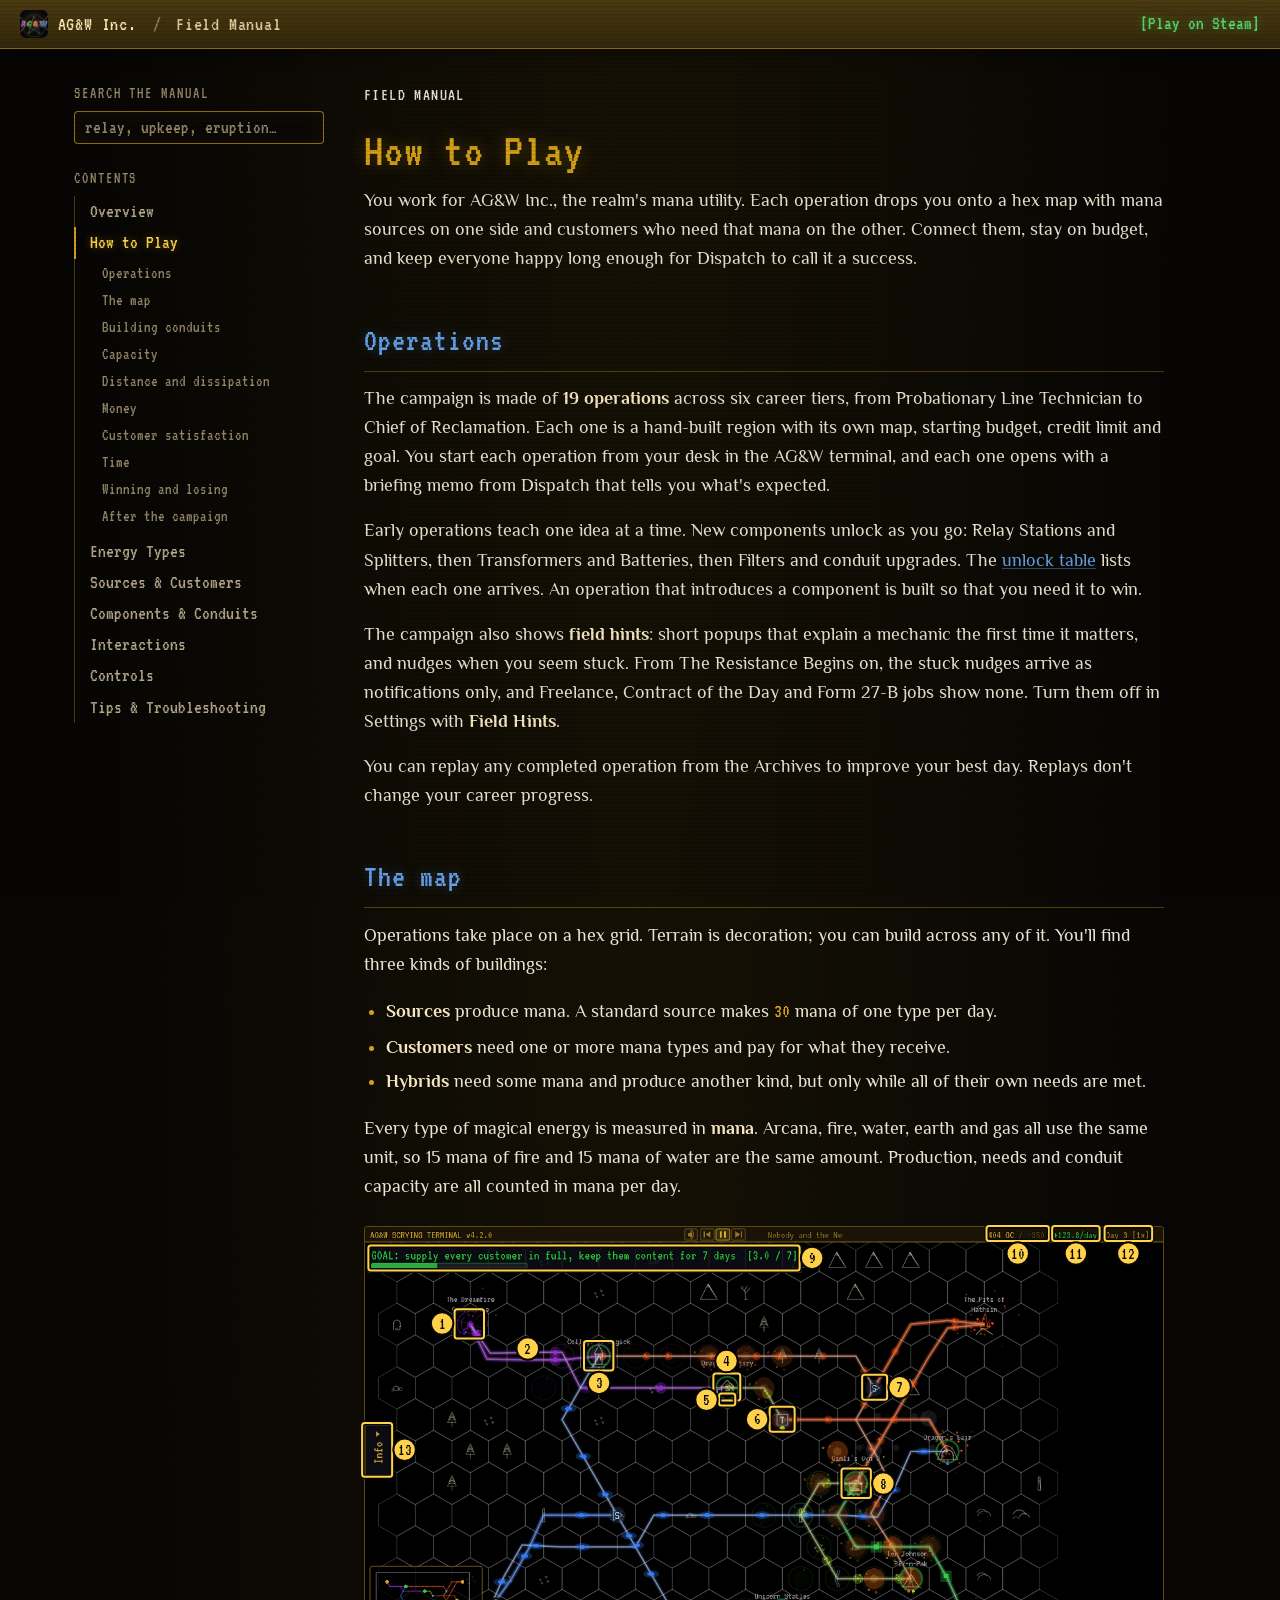
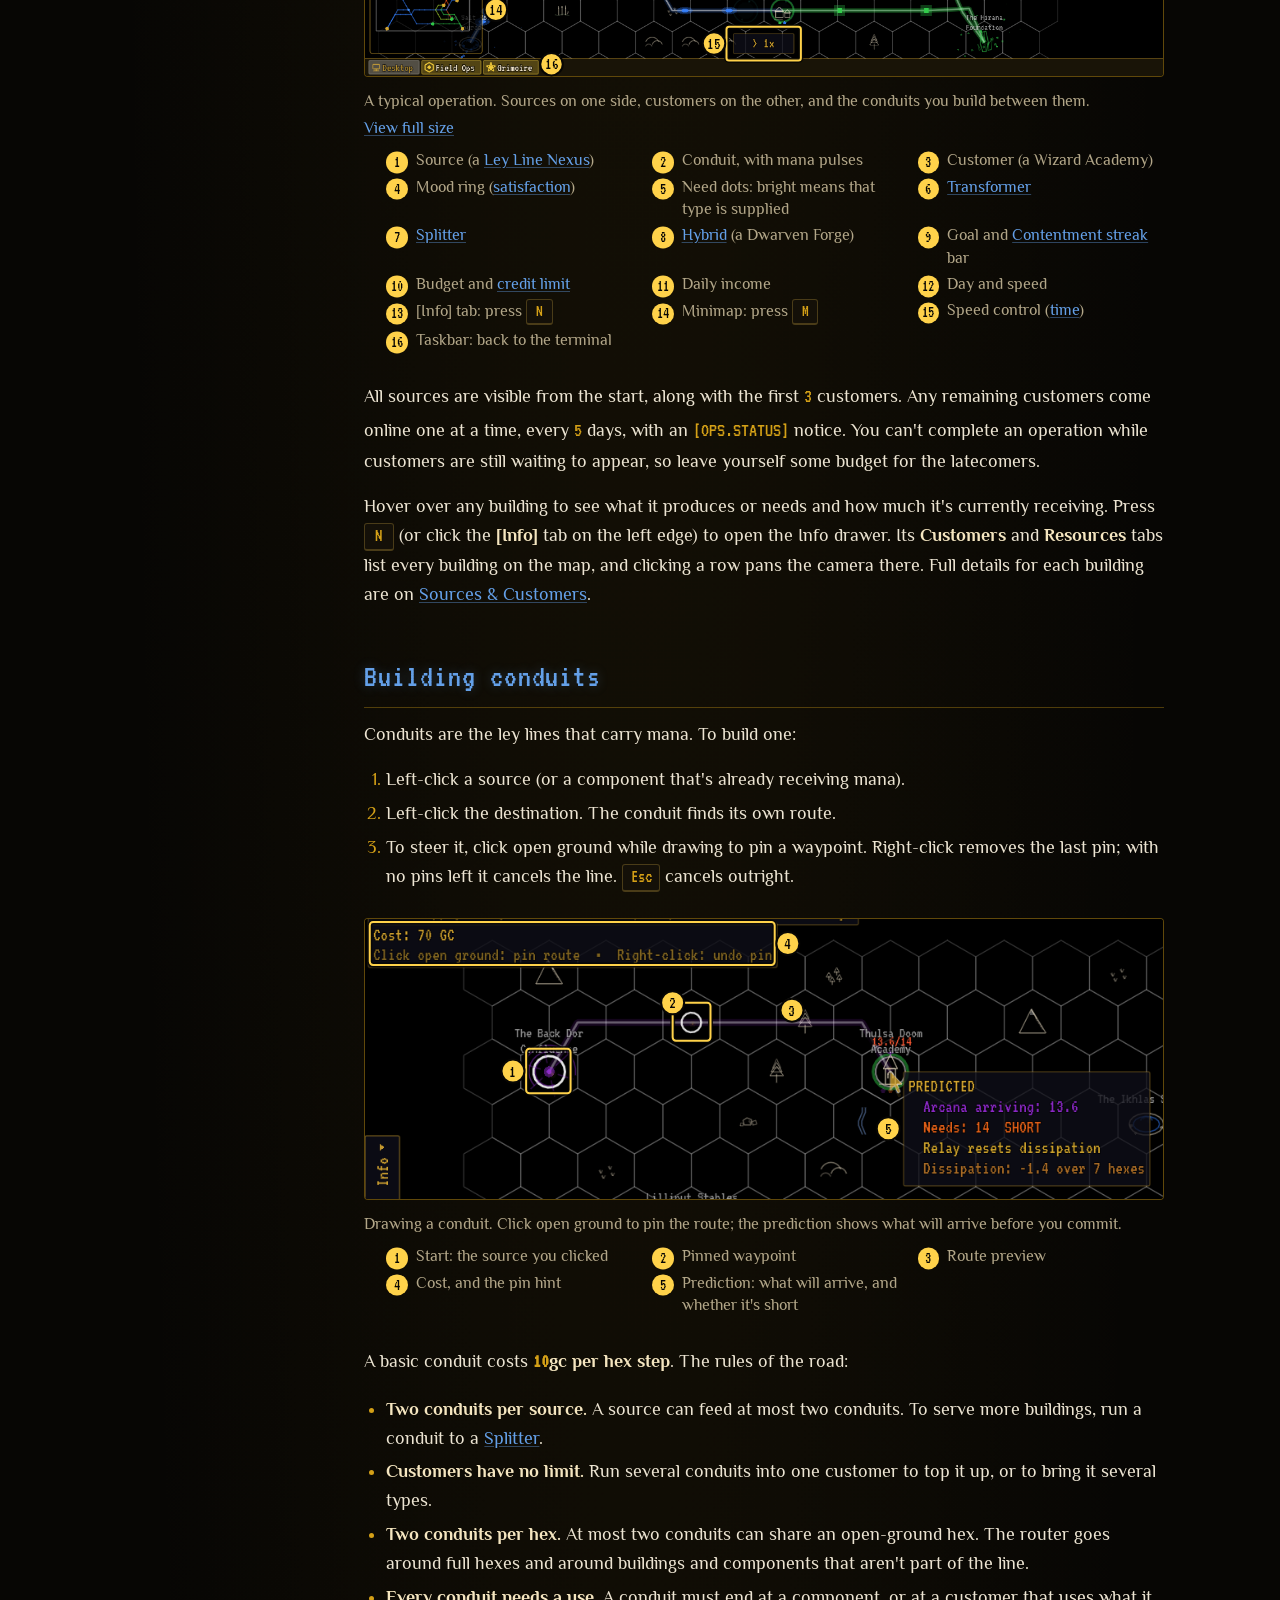
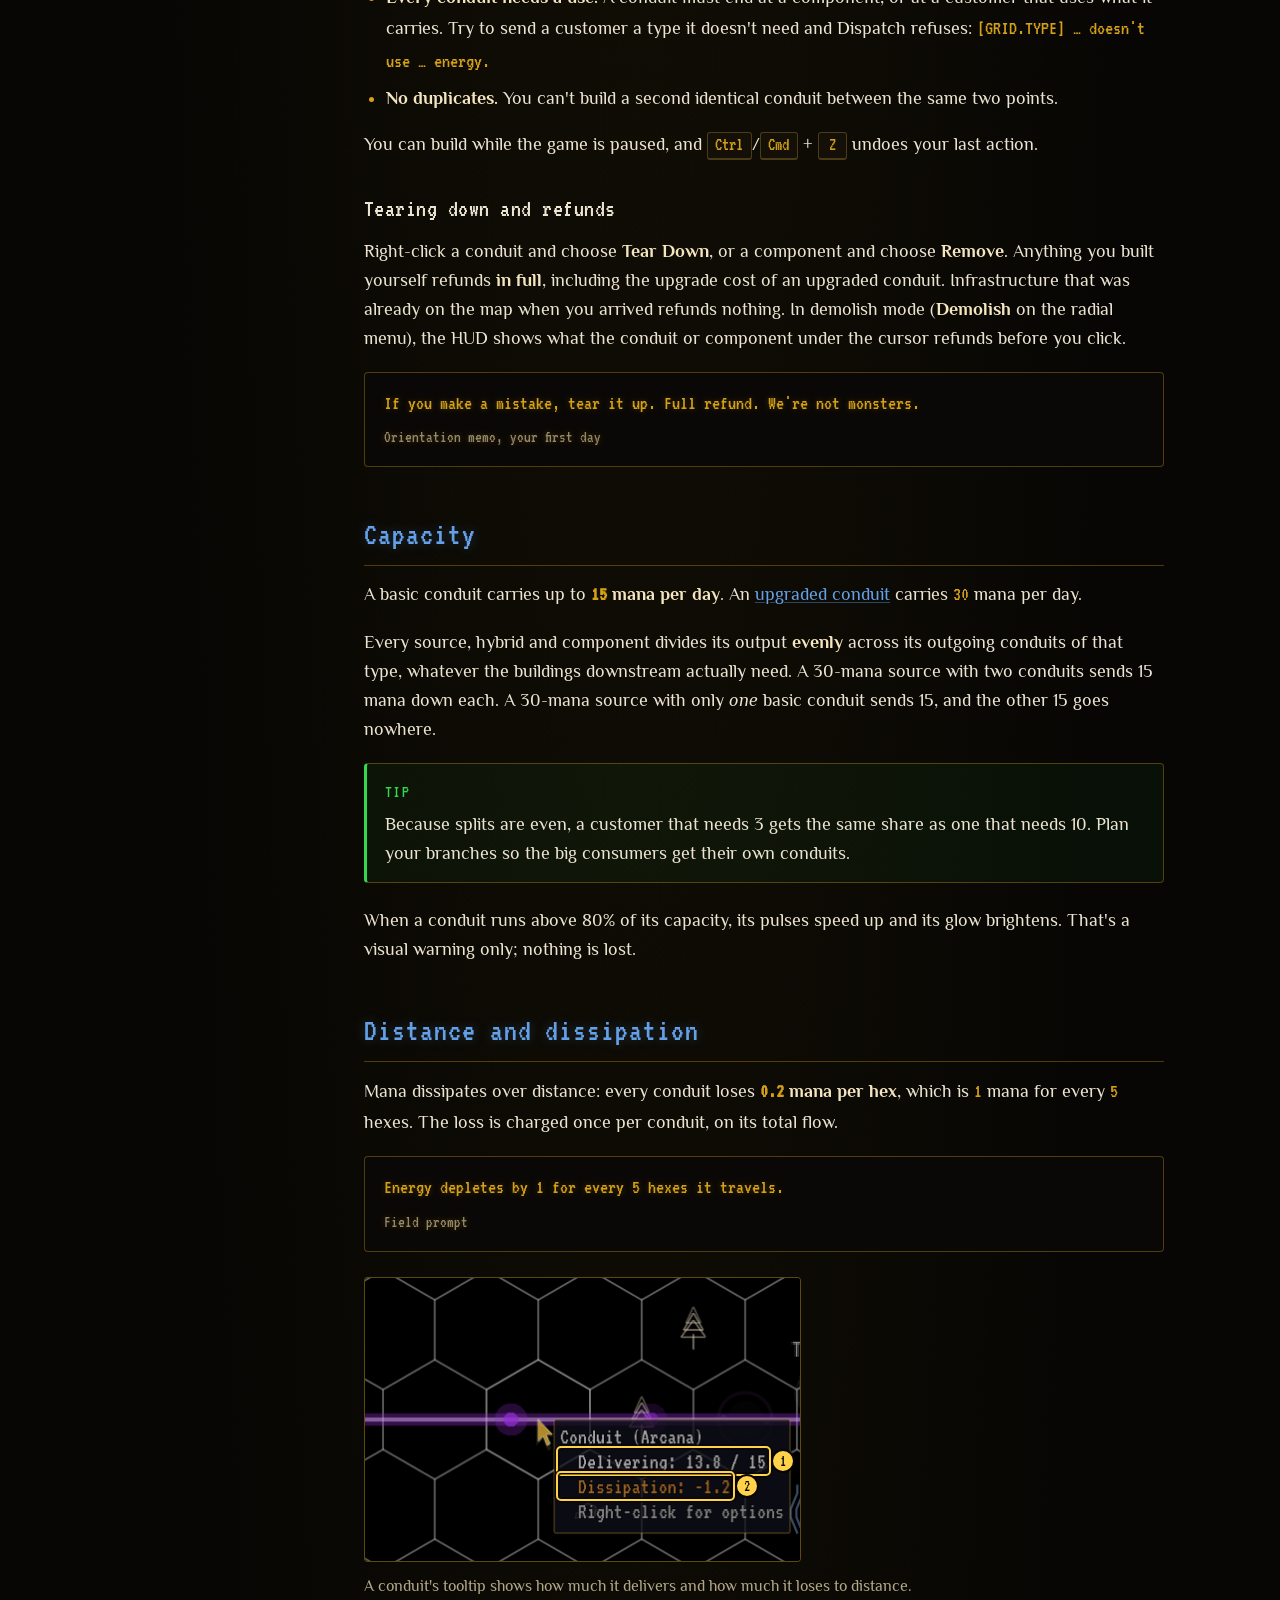
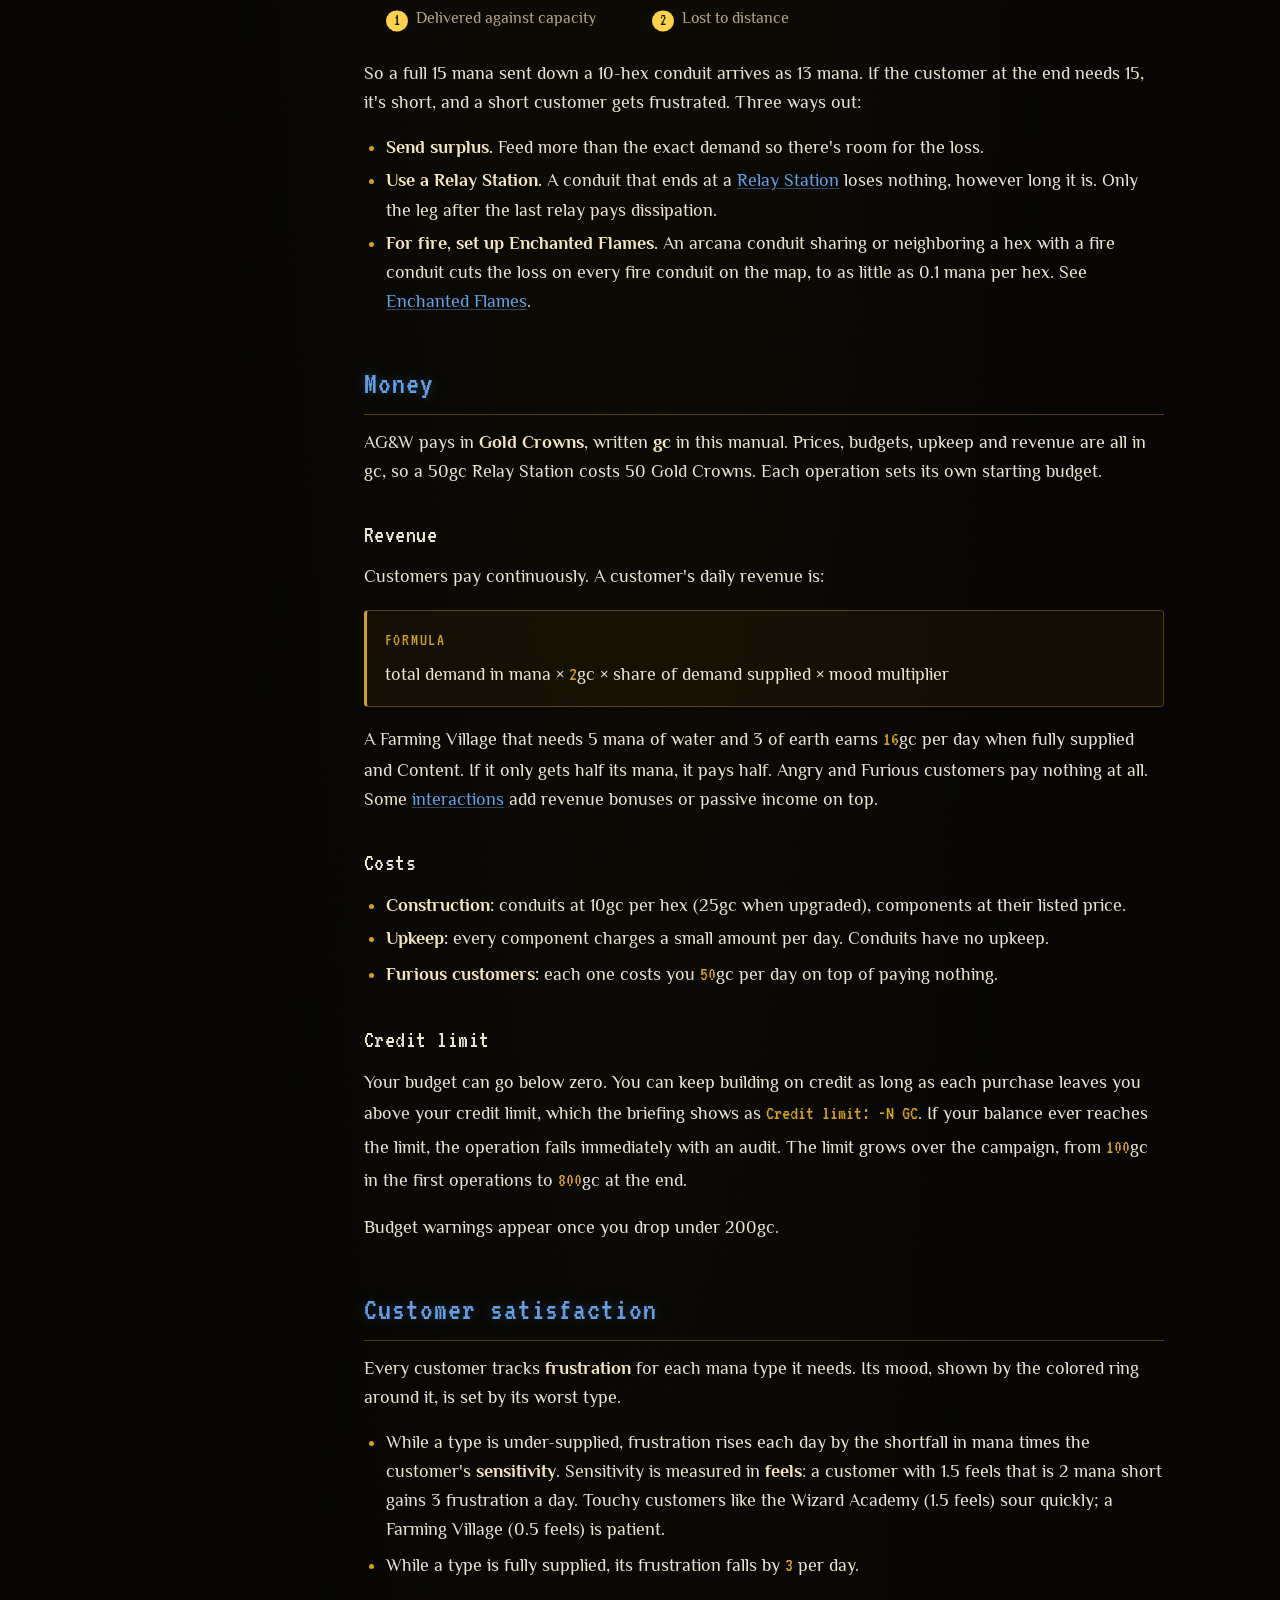
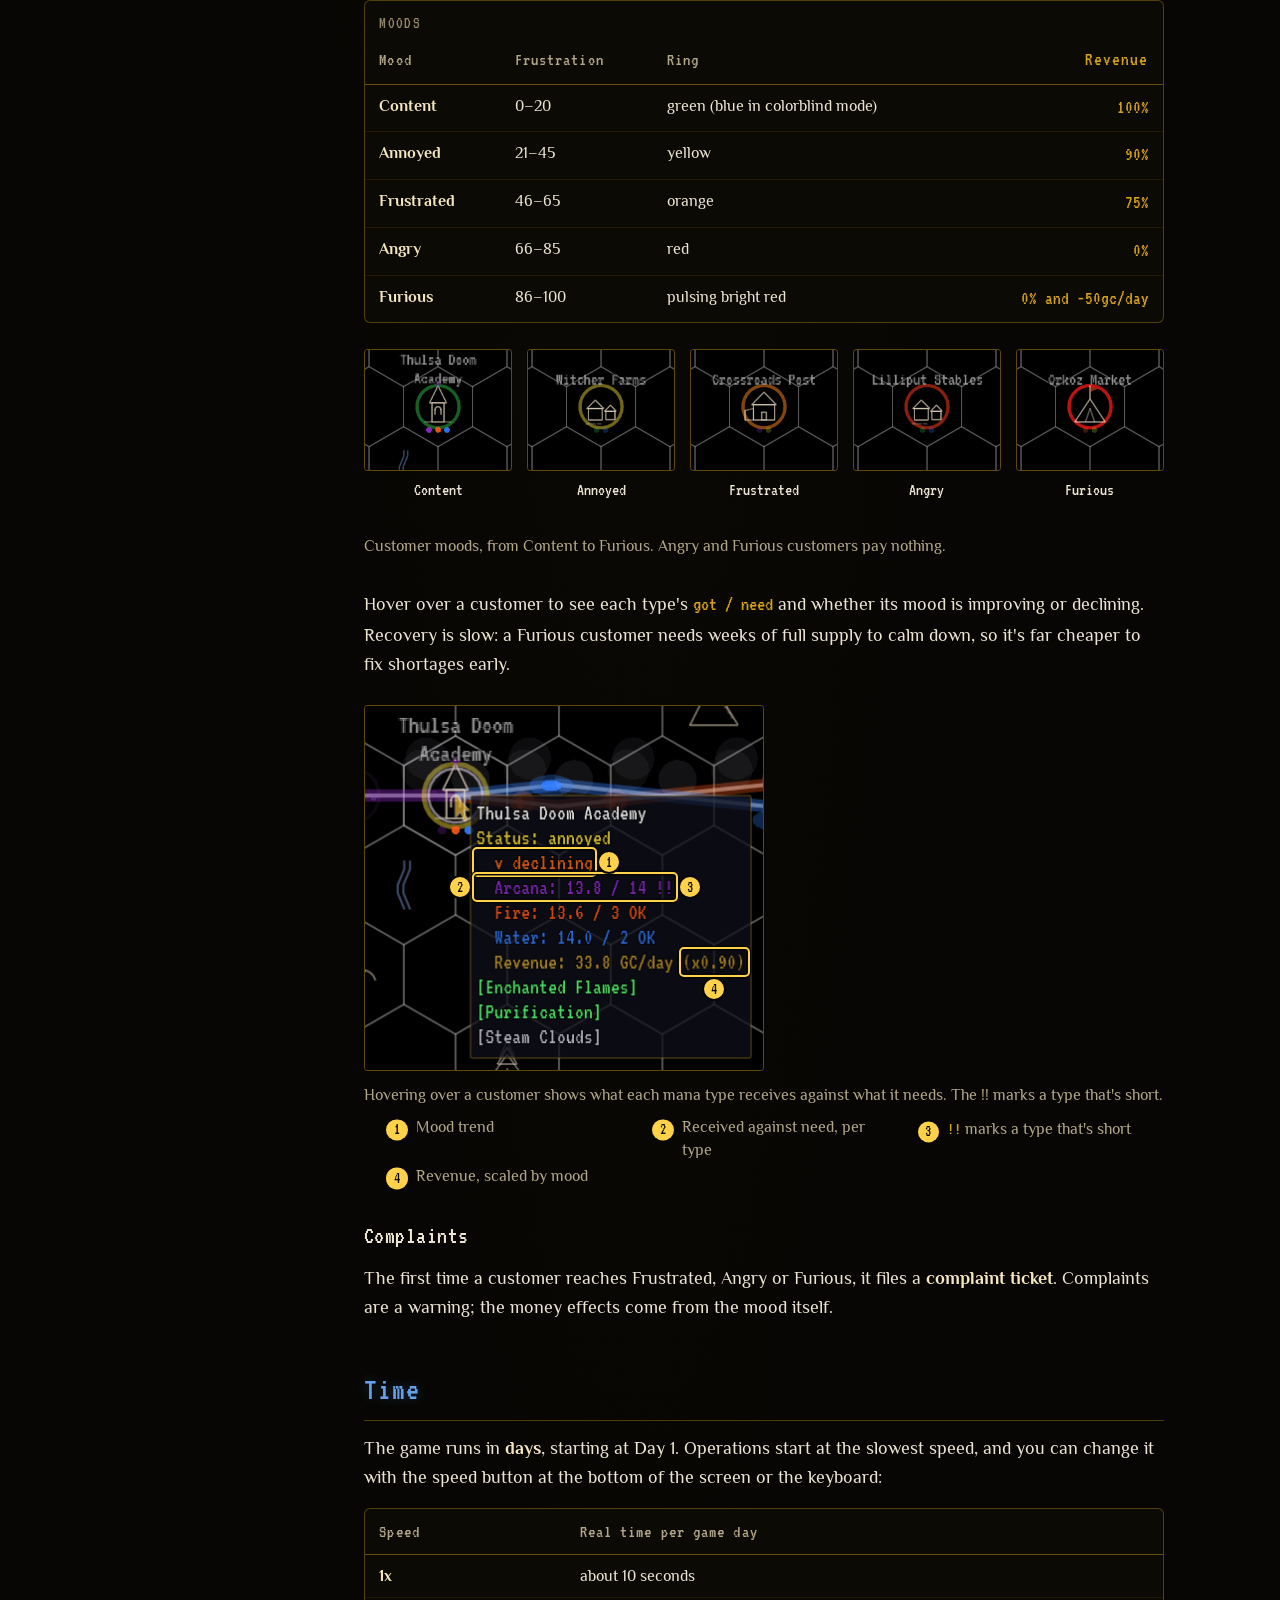
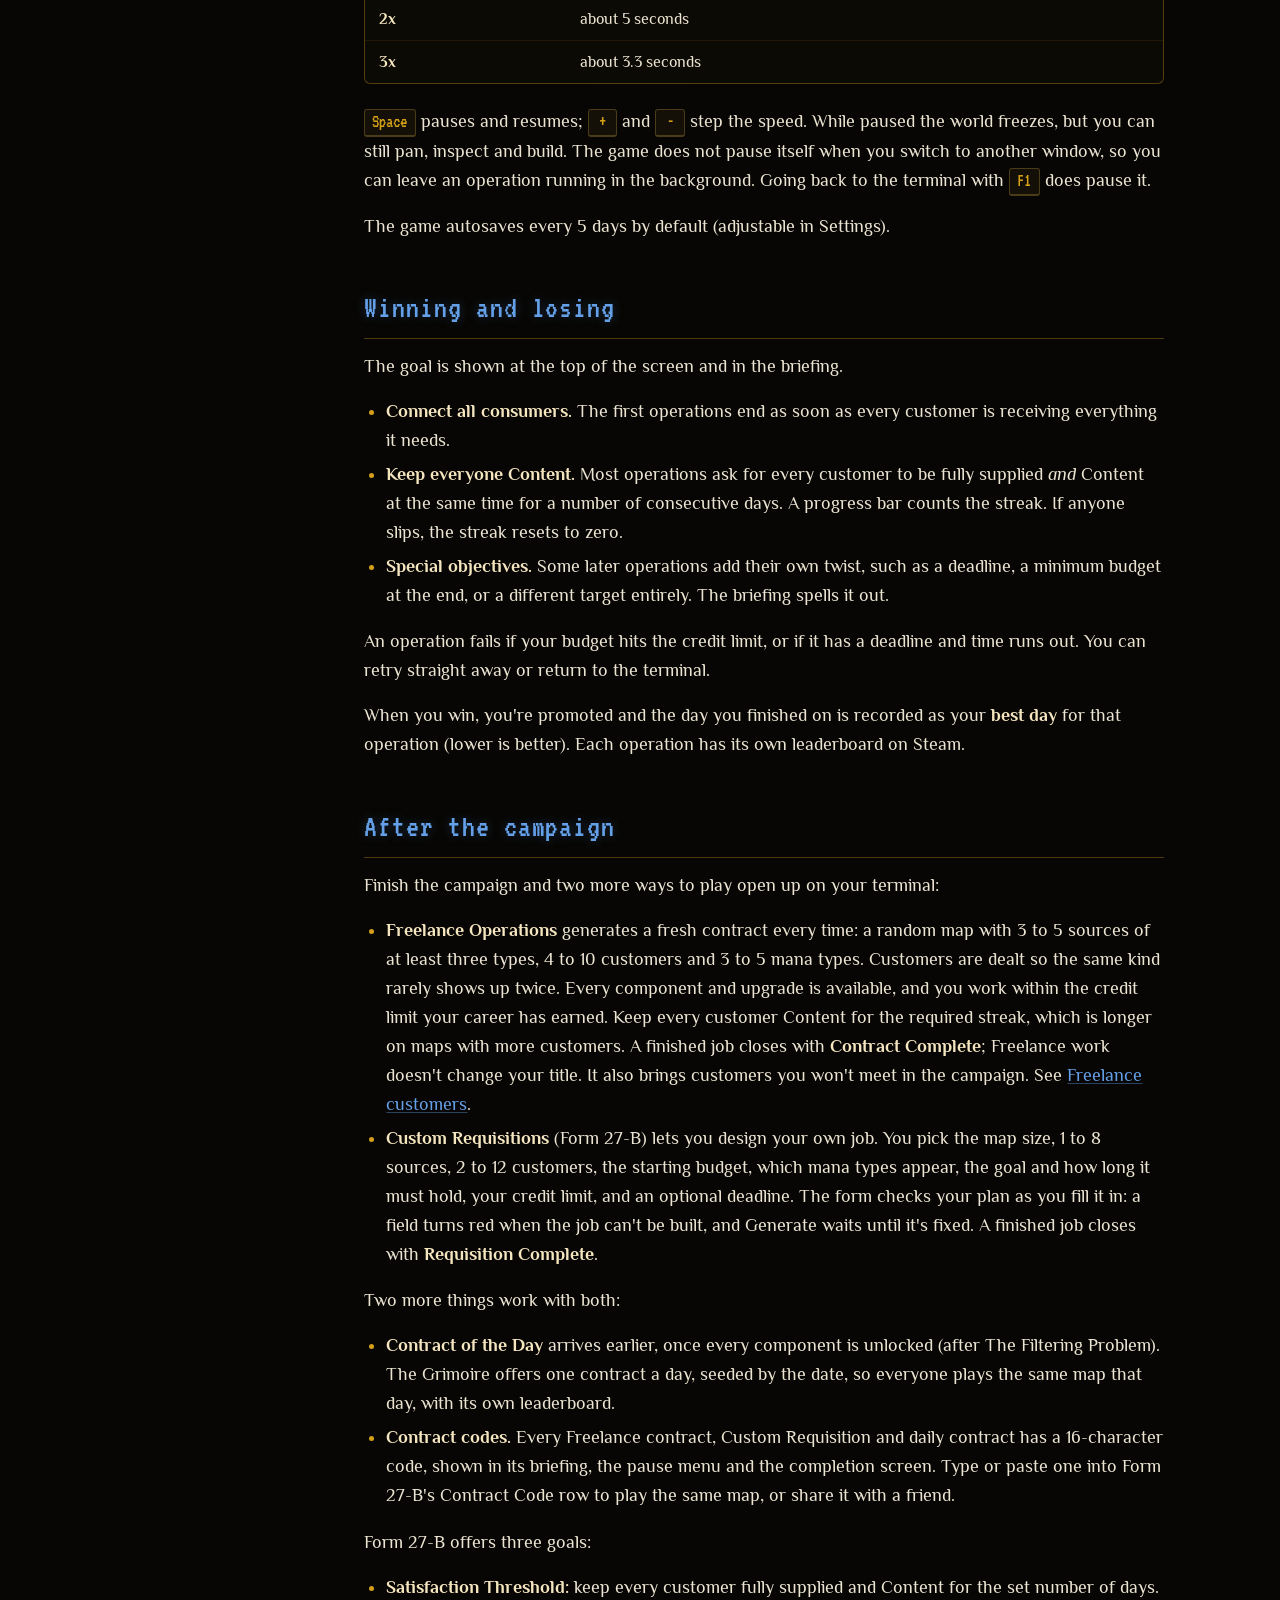
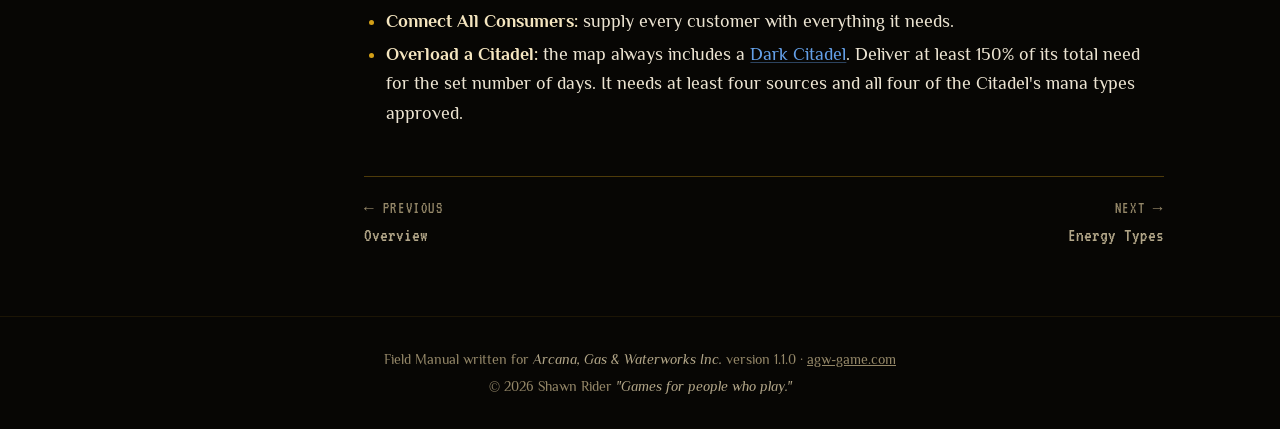
<file: src/field-manual/how-to-play.html>
<!DOCTYPE html>
<html lang="en">
<head>
  <meta charset="UTF-8">
  <meta name="viewport" content="width=device-width, initial-scale=1.0">
  <title>How to Play — AG&amp;W Field Manual</title>
  <meta name="description" content="How to play Arcana, Gas &amp; Waterworks Inc.: operations, building conduits, capacity and distance, money, customer satisfaction, and winning.">
  <meta property="og:title" content="How to Play — AG&amp;W Field Manual">
  <meta property="og:description" content="How to play Arcana, Gas &amp; Waterworks Inc.: operations, building conduits, capacity and distance, money, customer satisfaction, and winning.">
  <meta property="og:image" content="https://agw-game.com/assets/images/capsule-header.png">
  <meta property="og:type" content="website">
  <meta property="og:url" content="https://agw-game.com/field-manual/how-to-play.html">
  <link rel="icon" type="image/png" href="../assets/images/icon.png">
  <link rel="preconnect" href="https://fonts.googleapis.com">
  <link rel="preconnect" href="https://fonts.gstatic.com" crossorigin>
  <link href="https://fonts.googleapis.com/css2?family=VT323&family=Almendra:wght@400;700&family=Philosopher:ital,wght@0,400;0,700;1,400&display=swap" rel="stylesheet">
  <link rel="stylesheet" href="../style.css">
  <link rel="stylesheet" href="field-manual.css">
</head>
<body class="fm">
  <a class="skip-link" href="#main">Skip to content</a>
  <div class="scanlines" aria-hidden="true"></div>

  <header class="fm-topbar">
    <a class="fm-home" href="../"><img src="../assets/images/icon.png" alt="" width="28" height="28">AG&amp;W Inc.</a>
    <a class="fm-topbar-title" href="./">Field Manual</a>
    <a class="fm-steam" href="https://store.steampowered.com/app/4476220/Arcana_Gas__Waterworks_Inc/" target="_blank" rel="noopener">[Play on Steam]</a>
    <button class="fm-menu-btn" type="button" aria-expanded="false" aria-controls="fm-sidebar">Contents</button>
  </header>

  <div class="fm-layout">
    <aside class="fm-sidebar" id="fm-sidebar">
      <div class="fm-search" role="search">
        <label for="fm-search-input">Search the manual</label>
        <input id="fm-search-input" type="search" placeholder="relay, upkeep, eruption…" autocomplete="off" spellcheck="false">
        <ul class="fm-results" id="fm-search-results" aria-label="Search results" hidden></ul>
        <p class="sr-only" id="fm-search-status" aria-live="polite"></p>
      </div>
      <nav class="fm-nav" aria-label="Field Manual">
        <p class="fm-nav-heading">Contents</p>
        <ol>
          <li><a href="index.html">Overview</a></li>
          <li><a href="how-to-play.html" aria-current="page">How to Play</a></li>
          <li><a href="mana.html">Energy Types</a></li>
          <li><a href="buildings.html">Sources &amp; Customers</a></li>
          <li><a href="components.html">Components &amp; Conduits</a></li>
          <li><a href="interactions.html">Interactions</a></li>
          <li><a href="controls.html">Controls</a></li>
          <li><a href="tips.html">Tips &amp; Troubleshooting</a></li>
        </ol>
      </nav>
    </aside>

    <main class="fm-content" id="main" tabindex="-1">
      <p class="fm-crumb">Field Manual</p>
      <h1>How to Play</h1>
      <p class="fm-lede">You work for AG&amp;W Inc., the realm's mana utility. Each operation drops you onto a hex map with mana sources on one side and customers who need that mana on the other. Connect them, stay on budget, and keep everyone happy long enough for Dispatch to call it a success.</p>

      <h2 id="operations">Operations</h2>
      <p>The campaign is made of <strong>19 operations</strong> across six career tiers, from Probationary Line Technician to Chief of Reclamation. Each one is a hand-built region with its own map, starting budget, credit limit and goal. You start each operation from your desk in the AG&amp;W terminal, and each one opens with a briefing memo from Dispatch that tells you what's expected.</p>
      <p>Early operations teach one idea at a time. New components unlock as you go: Relay Stations and Splitters, then Transformers and Batteries, then Filters and conduit upgrades. The <a href="components.html#unlocks">unlock table</a> lists when each one arrives. An operation that introduces a component is built so that you need it to win.</p>
      <p id="hints">The campaign also shows <strong>field hints</strong>: short popups that explain a mechanic the first time it matters, and nudges when you seem stuck. From The Resistance Begins on, the stuck nudges arrive as notifications only, and Freelance, Contract of the Day and Form 27-B jobs show none. Turn them off in Settings with <strong>Field Hints</strong>.</p>
      <p>You can replay any completed operation from the Archives to improve your best day. Replays don't change your career progress.</p>

      <h2 id="the-map">The map</h2>
      <p>Operations take place on a hex grid. Terrain is decoration; you can build across any of it. You'll find three kinds of buildings:</p>
      <ul>
        <li><strong>Sources</strong> produce mana. A standard source makes <span class="num">30</span> mana of one type per day.</li>
        <li><strong>Customers</strong> need one or more mana types and pay for what they receive.</li>
        <li><strong>Hybrids</strong> need some mana and produce another kind, but only while all of their own needs are met.</li>
      </ul>
      <p id="mana-unit">Every type of magical energy is measured in <strong>mana</strong>. Arcana, fire, water, earth and gas all use the same unit, so 15 mana of fire and 15 mana of water are the same amount. Production, needs and conduit capacity are all counted in mana per day.</p>
      <!-- fig:map -->
      <figure class="fm-figure" id="fig-map"><div class="fm-shot" style="max-width:1280px"><img src="../assets/images/field-manual/fm-map.webp" width="1280" height="720" alt="Hex map of an operation with labelled sources, customers, hybrids, conduits, a splitter and transformer, and the goal bar, budget readout, speed button, Info tab and minimap." loading="lazy" decoding="async"><svg class="fm-shot-callouts" viewBox="0 0 1280 720" preserveAspectRatio="xMinYMin meet" aria-hidden="true" focusable="false"><rect class="fm-co-halo" x="145" y="133" width="47" height="47" rx="4"/><rect class="fm-co-box" x="145" y="133" width="47" height="47" rx="4"/><rect class="fm-co-halo" x="352" y="184" width="47" height="47" rx="4"/><rect class="fm-co-box" x="352" y="184" width="47" height="47" rx="4"/><rect class="fm-co-halo" x="559" y="236" width="43" height="43" rx="4"/><rect class="fm-co-box" x="559" y="236" width="43" height="43" rx="4"/><rect class="fm-co-halo" x="568" y="268" width="26" height="19" rx="4"/><rect class="fm-co-box" x="568" y="268" width="26" height="19" rx="4"/><rect class="fm-co-halo" x="649" y="289" width="40" height="40" rx="4"/><rect class="fm-co-box" x="649" y="289" width="40" height="40" rx="4"/><rect class="fm-co-halo" x="797" y="238" width="40" height="40" rx="4"/><rect class="fm-co-box" x="797" y="238" width="40" height="40" rx="4"/><rect class="fm-co-halo" x="764" y="388" width="47" height="47" rx="4"/><rect class="fm-co-box" x="764" y="388" width="47" height="47" rx="4"/><rect class="fm-co-halo" x="7" y="31" width="690" height="40" rx="4"/><rect class="fm-co-box" x="7" y="31" width="690" height="40" rx="4"/><rect class="fm-co-halo" x="996" y="0" width="100" height="24" rx="4"/><rect class="fm-co-box" x="996" y="0" width="100" height="24" rx="4"/><rect class="fm-co-halo" x="1101" y="0" width="76" height="24" rx="4"/><rect class="fm-co-box" x="1101" y="0" width="76" height="24" rx="4"/><rect class="fm-co-halo" x="1185" y="0" width="76" height="24" rx="4"/><rect class="fm-co-box" x="1185" y="0" width="76" height="24" rx="4"/><rect class="fm-co-halo" x="-3" y="315" width="48" height="86" rx="4"/><rect class="fm-co-box" x="-3" y="315" width="48" height="86" rx="4"/><rect class="fm-co-halo" x="580" y="641" width="119" height="54" rx="4"/><rect class="fm-co-box" x="580" y="641" width="119" height="54" rx="4"/><g class="fm-co-badge"><circle cx="125" cy="156" r="18"/><text x="125" y="156" font-size="27">1</text></g><g class="fm-co-badge"><circle cx="262" cy="196" r="18"/><text x="262" y="196" font-size="27">2</text></g><g class="fm-co-badge"><circle cx="376" cy="251" r="18"/><text x="376" y="251" font-size="27">3</text></g><g class="fm-co-badge"><circle cx="580" cy="216" r="18"/><text x="580" y="216" font-size="27">4</text></g><g class="fm-co-badge"><circle cx="548" cy="278" r="18"/><text x="548" y="278" font-size="27">5</text></g><g class="fm-co-badge"><circle cx="629" cy="309" r="18"/><text x="629" y="309" font-size="27">6</text></g><g class="fm-co-badge"><circle cx="857" cy="258" r="18"/><text x="857" y="258" font-size="27">7</text></g><g class="fm-co-badge"><circle cx="831" cy="412" r="18"/><text x="831" y="412" font-size="27">8</text></g><g class="fm-co-badge"><circle cx="717" cy="51" r="18"/><text x="717" y="51" font-size="27">9</text></g><g class="fm-co-badge"><circle cx="1046" cy="44" r="18"/><text x="1046" y="44" font-size="27">10</text></g><g class="fm-co-badge"><circle cx="1139" cy="44" r="18"/><text x="1139" y="44" font-size="27">11</text></g><g class="fm-co-badge"><circle cx="1223" cy="44" r="18"/><text x="1223" y="44" font-size="27">12</text></g><g class="fm-co-badge"><circle cx="65" cy="358" r="18"/><text x="65" y="358" font-size="27">13</text></g><g class="fm-co-badge"><circle cx="211" cy="614" r="18"/><text x="211" y="614" font-size="27">14</text></g><g class="fm-co-badge"><circle cx="560" cy="668" r="18"/><text x="560" y="668" font-size="27">15</text></g><g class="fm-co-badge"><circle cx="300" cy="701" r="18"/><text x="300" y="701" font-size="27">16</text></g></svg></div><figcaption><p>A typical operation. Sources on one side, customers on the other, and the conduits you build between them. <a class="fm-shot-full" href="../assets/images/field-manual/fm-map.webp">View full size</a></p><ol class="fm-callouts" role="list"><li><span>Source (a <a href="buildings.html#ley-line-nexus">Ley Line Nexus</a>)</span></li><li><span>Conduit, with mana pulses</span></li><li><span>Customer (a Wizard Academy)</span></li><li><span>Mood ring (<a href="#satisfaction">satisfaction</a>)</span></li><li><span>Need dots: bright means that type is supplied</span></li><li><span><a href="components.html#transformer">Transformer</a></span></li><li><span><a href="components.html#splitter">Splitter</a></span></li><li><span><a href="buildings.html#hybrids">Hybrid</a> (a Dwarven Forge)</span></li><li><span>Goal and <a href="#winning">Contentment streak</a> bar</span></li><li><span>Budget and <a href="#debt">credit limit</a></span></li><li><span>Daily income</span></li><li><span>Day and speed</span></li><li><span>[Info] tab: press <kbd>N</kbd></span></li><li><span>Minimap: press <kbd>M</kbd></span></li><li><span>Speed control (<a href="#time">time</a>)</span></li><li><span>Taskbar: back to the terminal</span></li></ol></figcaption></figure>
      <!-- /fig:map -->
      <p>All sources are visible from the start, along with the first <span class="num">3</span> customers. Any remaining customers come online one at a time, every <span class="num">5</span> days, with an <code>[OPS.STATUS]</code> notice. You can't complete an operation while customers are still waiting to appear, so leave yourself some budget for the latecomers.</p>
      <p>Hover over any building to see what it produces or needs and how much it's currently receiving. Press <kbd>N</kbd> (or click the <strong>[Info]</strong> tab on the left edge) to open the Info drawer. Its <strong>Customers</strong> and <strong>Resources</strong> tabs list every building on the map, and clicking a row pans the camera there. Full details for each building are on <a href="buildings.html">Sources &amp; Customers</a>.</p>

      <h2 id="conduits">Building conduits</h2>
      <p>Conduits are the ley lines that carry mana. To build one:</p>
      <ol>
        <li>Left-click a source (or a component that's already receiving mana).</li>
        <li>Left-click the destination. The conduit finds its own route.</li>
        <li>To steer it, click open ground while drawing to pin a waypoint. Right-click removes the last pin; with no pins left it cancels the line. <kbd>Esc</kbd> cancels outright.</li>
      </ol>
      <!-- fig:conduit-drawing -->
      <figure class="fm-figure" id="fig-conduit-drawing"><div class="fm-shot" style="max-width:972px"><img src="../assets/images/field-manual/fm-conduit-drawing.webp" width="972" height="341" alt="A conduit being drawn from a ley line nexus through a pinned waypoint to an academy, with a prediction panel showing arcana arriving just under the need of 14, marked short." loading="lazy" decoding="async"><svg class="fm-shot-callouts" viewBox="0 0 972 341" preserveAspectRatio="xMinYMin meet" aria-hidden="true" focusable="false"><rect class="fm-co-halo" x="197" y="159" width="54" height="54" rx="4"/><rect class="fm-co-box" x="197" y="159" width="54" height="54" rx="4"/><rect class="fm-co-halo" x="375" y="103" width="46" height="46" rx="4"/><rect class="fm-co-box" x="375" y="103" width="46" height="46" rx="4"/><rect class="fm-co-halo" x="7" y="5" width="492" height="52" rx="4"/><rect class="fm-co-box" x="7" y="5" width="492" height="52" rx="4"/><g class="fm-co-badge"><circle cx="181" cy="186" r="14"/><text x="181" y="186" font-size="21">1</text></g><g class="fm-co-badge"><circle cx="375" cy="103" r="14"/><text x="375" y="103" font-size="21">2</text></g><g class="fm-co-badge"><circle cx="520" cy="112" r="14"/><text x="520" y="112" font-size="21">3</text></g><g class="fm-co-badge"><circle cx="515" cy="31" r="14"/><text x="515" y="31" font-size="21">4</text></g><g class="fm-co-badge"><circle cx="637" cy="256" r="14"/><text x="637" y="256" font-size="21">5</text></g></svg></div><figcaption><p>Drawing a conduit. Click open ground to pin the route; the prediction shows what will arrive before you commit.</p><ol class="fm-callouts" role="list"><li><span>Start: the source you clicked</span></li><li><span>Pinned waypoint</span></li><li><span>Route preview</span></li><li><span>Cost, and the pin hint</span></li><li><span>Prediction: what will arrive, and whether it's short</span></li></ol></figcaption></figure>
      <!-- /fig:conduit-drawing -->
      <p>A basic conduit costs <strong><span class="num">10</span>gc per hex step</strong>. The rules of the road:</p>
      <ul>
        <li><strong>Two conduits per source.</strong> A source can feed at most two conduits. To serve more buildings, run a conduit to a <a href="components.html#splitter">Splitter</a>.</li>
        <li><strong>Customers have no limit.</strong> Run several conduits into one customer to top it up, or to bring it several types.</li>
        <li><strong>Two conduits per hex.</strong> At most two conduits can share an open-ground hex. The router goes around full hexes and around buildings and components that aren't part of the line.</li>
        <li><strong>Every conduit needs a use.</strong> A conduit must end at a component, or at a customer that uses what it carries. Try to send a customer a type it doesn't need and Dispatch refuses: <code>[GRID.TYPE] … doesn't use … energy.</code></li>
        <li><strong>No duplicates.</strong> You can't build a second identical conduit between the same two points.</li>
      </ul>
      <p>You can build while the game is paused, and <kbd>Ctrl</kbd>/<kbd>Cmd</kbd> + <kbd>Z</kbd> undoes your last action.</p>

      <h3 id="refunds">Tearing down and refunds</h3>
      <p>Right-click a conduit and choose <strong>Tear Down</strong>, or a component and choose <strong>Remove</strong>. Anything you built yourself refunds <strong>in full</strong>, including the upgrade cost of an upgraded conduit. Infrastructure that was already on the map when you arrived refunds nothing. In demolish mode (<strong>Demolish</strong> on the radial menu), the HUD shows what the conduit or component under the cursor refunds before you click.</p>
      <blockquote class="fm-memo">
        <p>If you make a mistake, tear it up. Full refund. We're not monsters.</p>
        <cite>Orientation memo, your first day</cite>
      </blockquote>

      <h2 id="capacity">Capacity</h2>
      <p>A basic conduit carries up to <strong><span class="num">15</span> mana per day</strong>. An <a href="components.html#upgraded-conduits">upgraded conduit</a> carries <span class="num">30</span> mana per day.</p>
      <p>Every source, hybrid and component divides its output <strong>evenly</strong> across its outgoing conduits of that type, whatever the buildings downstream actually need. A 30-mana source with two conduits sends 15 mana down each. A 30-mana source with only <em>one</em> basic conduit sends 15, and the other 15 goes nowhere.</p>
      <div class="fm-note tip">
        <span class="fm-note-label">Tip</span>
        <p>Because splits are even, a customer that needs 3 gets the same share as one that needs 10. Plan your branches so the big consumers get their own conduits.</p>
      </div>
      <p>When a conduit runs above 80% of its capacity, its pulses speed up and its glow brightens. That's a visual warning only; nothing is lost.</p>

      <h2 id="distance">Distance and dissipation</h2>
      <p>Mana dissipates over distance: every conduit loses <strong><span class="num">0.2</span> mana per hex</strong>, which is <span class="num">1</span> mana for every <span class="num">5</span> hexes. The loss is charged once per conduit, on its total flow.</p>
      <blockquote class="fm-memo">
        <p>Energy depletes by 1 for every 5 hexes it travels.</p>
        <cite>Field prompt</cite>
      </blockquote>
      <!-- fig:dissipation -->
      <figure class="fm-figure" id="fig-dissipation"><div class="fm-shot" style="max-width:437px"><img src="../assets/images/field-manual/fm-tip-conduit-dissipation.webp" width="437" height="284" alt="Tooltip on an arcana conduit: delivering 13.8 of 15, dissipation minus 1.2." loading="lazy" decoding="async"><svg class="fm-shot-callouts" viewBox="0 0 437 284" preserveAspectRatio="xMinYMin meet" aria-hidden="true" focusable="false"><rect class="fm-co-halo" x="193" y="170" width="213" height="28" rx="4"/><rect class="fm-co-box" x="193" y="170" width="213" height="28" rx="4"/><rect class="fm-co-halo" x="193" y="195" width="177" height="28" rx="4"/><rect class="fm-co-box" x="193" y="195" width="177" height="28" rx="4"/><g class="fm-co-badge"><circle cx="419" cy="184" r="11"/><text x="419" y="184" font-size="16">1</text></g><g class="fm-co-badge"><circle cx="383" cy="209" r="11"/><text x="383" y="209" font-size="16">2</text></g></svg></div><figcaption><p>A conduit&#x27;s tooltip shows how much it delivers and how much it loses to distance.</p><ol class="fm-callouts" role="list"><li><span>Delivered against capacity</span></li><li><span>Lost to distance</span></li></ol></figcaption></figure>
      <!-- /fig:dissipation -->
      <p>So a full 15 mana sent down a 10-hex conduit arrives as 13 mana. If the customer at the end needs 15, it's short, and a short customer gets frustrated. Three ways out:</p>
      <ul>
        <li><strong>Send surplus.</strong> Feed more than the exact demand so there's room for the loss.</li>
        <li><strong>Use a Relay Station.</strong> A conduit that ends at a <a href="components.html#relay-station">Relay Station</a> loses nothing, however long it is. Only the leg after the last relay pays dissipation.</li>
        <li><strong>For fire, set up Enchanted Flames.</strong> An arcana conduit sharing or neighboring a hex with a fire conduit cuts the loss on every fire conduit on the map, to as little as 0.1 mana per hex. See <a href="interactions.html#enchanted-flames">Enchanted Flames</a>.</li>
      </ul>

      <h2 id="money">Money</h2>
      <p id="gc-unit">AG&amp;W pays in <strong>Gold Crowns</strong>, written <strong>gc</strong> in this manual. Prices, budgets, upkeep and revenue are all in gc, so a 50gc Relay Station costs 50 Gold Crowns. Each operation sets its own starting budget.</p>
      <h3 id="revenue">Revenue</h3>
      <p>Customers pay continuously. A customer's daily revenue is:</p>
      <p class="fm-note"><span class="fm-note-label">Formula</span>total demand in mana &times; <span class="num">2</span>gc &times; share of demand supplied &times; mood multiplier</p>
      <p>A Farming Village that needs 5 mana of water and 3 of earth earns <span class="num">16</span>gc per day when fully supplied and Content. If it only gets half its mana, it pays half. Angry and Furious customers pay nothing at all. Some <a href="interactions.html">interactions</a> add revenue bonuses or passive income on top.</p>
      <h3 id="costs">Costs</h3>
      <ul>
        <li><strong>Construction:</strong> conduits at 10gc per hex (25gc when upgraded), components at their listed price.</li>
        <li><strong>Upkeep:</strong> every component charges a small amount per day. Conduits have no upkeep.</li>
        <li><strong>Furious customers:</strong> each one costs you <span class="num">50</span>gc per day on top of paying nothing.</li>
      </ul>
      <h3 id="debt">Credit limit</h3>
      <p>Your budget can go below zero. You can keep building on credit as long as each purchase leaves you above your credit limit, which the briefing shows as <code>Credit limit: -N GC</code>. If your balance ever reaches the limit, the operation fails immediately with an audit. The limit grows over the campaign, from <span class="num">100</span>gc in the first operations to <span class="num">800</span>gc at the end.</p>
      <p>Budget warnings appear once you drop under 200gc.</p>

      <h2 id="satisfaction">Customer satisfaction</h2>
      <p>Every customer tracks <strong>frustration</strong> for each mana type it needs. Its mood, shown by the colored ring around it, is set by its worst type.</p>
      <ul>
        <li>While a type is under-supplied, frustration rises each day by the shortfall in mana times the customer's <strong>sensitivity</strong>. Sensitivity is measured in <strong id="feels-unit">feels</strong>: a customer with 1.5 feels that is 2 mana short gains 3 frustration a day. Touchy customers like the Wizard Academy (1.5 feels) sour quickly; a Farming Village (0.5 feels) is patient.</li>
        <li>While a type is fully supplied, its frustration falls by <span class="num">3</span> per day.</li>
      </ul>
      <div class="fm-table-wrap">
        <table class="fm-table">
          <caption>Moods</caption>
          <thead><tr><th>Mood</th><th>Frustration</th><th>Ring</th><th class="n">Revenue</th></tr></thead>
          <tbody>
            <tr><th scope="row">Content</th><td>0&ndash;20</td><td>green (blue in colorblind mode)</td><td class="n">100%</td></tr>
            <tr><th scope="row">Annoyed</th><td>21&ndash;45</td><td>yellow</td><td class="n">90%</td></tr>
            <tr><th scope="row">Frustrated</th><td>46&ndash;65</td><td>orange</td><td class="n">75%</td></tr>
            <tr><th scope="row">Angry</th><td>66&ndash;85</td><td>red</td><td class="n">0%</td></tr>
            <tr><th scope="row">Furious</th><td>86&ndash;100</td><td>pulsing bright red</td><td class="n">0% and &minus;50gc/day</td></tr>
          </tbody>
        </table>
      </div>
      <!-- fig:moods -->
      <figure class="fm-figure" id="fig-moods"><div class="fm-shot-row moods"><div class="fm-shot-item"><div class="fm-shot" style="max-width:220px"><img src="../assets/images/field-manual/fm-mood-content.webp" width="220" height="180" alt="Customer with a green Content ring." loading="lazy" decoding="async"></div><p class="fm-shot-label">Content</p></div><div class="fm-shot-item"><div class="fm-shot" style="max-width:220px"><img src="../assets/images/field-manual/fm-mood-annoyed.webp" width="220" height="180" alt="Customer with a yellow Annoyed ring." loading="lazy" decoding="async"></div><p class="fm-shot-label">Annoyed</p></div><div class="fm-shot-item"><div class="fm-shot" style="max-width:220px"><img src="../assets/images/field-manual/fm-mood-frustrated.webp" width="220" height="180" alt="Customer with an orange Frustrated ring." loading="lazy" decoding="async"></div><p class="fm-shot-label">Frustrated</p></div><div class="fm-shot-item"><div class="fm-shot" style="max-width:220px"><img src="../assets/images/field-manual/fm-mood-angry.webp" width="220" height="180" alt="Customer with a red Angry ring." loading="lazy" decoding="async"></div><p class="fm-shot-label">Angry</p></div><div class="fm-shot-item"><div class="fm-shot" style="max-width:220px"><img src="../assets/images/field-manual/fm-mood-furious.webp" width="220" height="180" alt="Customer with a bright red Furious ring." loading="lazy" decoding="async"></div><p class="fm-shot-label">Furious</p></div></div><figcaption><p>Customer moods, from Content to Furious. Angry and Furious customers pay nothing.</p></figcaption></figure>
      <!-- /fig:moods -->
      <p>Hover over a customer to see each type's <code>got / need</code> and whether its mood is improving or declining. Recovery is slow: a Furious customer needs weeks of full supply to calm down, so it's far cheaper to fix shortages early.</p>
      <!-- fig:customer-short -->
      <figure class="fm-figure" id="fig-customer-short"><div class="fm-shot" style="max-width:400px"><img src="../assets/images/field-manual/fm-tip-customer-short.webp" width="400" height="366" alt="Tooltip for a wizard academy: status annoyed, declining, arcana 13.8 of 14 marked short, fire and water OK, and three interaction tags." loading="lazy" decoding="async"><svg class="fm-shot-callouts" viewBox="0 0 400 366" preserveAspectRatio="xMinYMin meet" aria-hidden="true" focusable="false"><rect class="fm-co-halo" x="109" y="143" width="123" height="28" rx="4"/><rect class="fm-co-box" x="109" y="143" width="123" height="28" rx="4"/><rect class="fm-co-halo" x="109" y="168" width="204" height="28" rx="4"/><rect class="fm-co-box" x="109" y="168" width="204" height="28" rx="4"/><rect class="fm-co-halo" x="316" y="243" width="69" height="28" rx="4"/><rect class="fm-co-box" x="316" y="243" width="69" height="28" rx="4"/><g class="fm-co-badge"><circle cx="245" cy="157" r="11"/><text x="245" y="157" font-size="16">1</text></g><g class="fm-co-badge"><circle cx="96" cy="182" r="11"/><text x="96" y="182" font-size="16">2</text></g><g class="fm-co-badge"><circle cx="326" cy="182" r="11"/><text x="326" y="182" font-size="16">3</text></g><g class="fm-co-badge"><circle cx="350" cy="284" r="11"/><text x="350" y="284" font-size="16">4</text></g></svg></div><figcaption><p>Hovering over a customer shows what each mana type receives against what it needs. The !! marks a type that&#x27;s short.</p><ol class="fm-callouts" role="list"><li><span>Mood trend</span></li><li><span>Received against need, per type</span></li><li><span><code>!!</code> marks a type that's short</span></li><li><span>Revenue, scaled by mood</span></li></ol></figcaption></figure>
      <!-- /fig:customer-short -->
      <h3 id="complaints">Complaints</h3>
      <p>The first time a customer reaches Frustrated, Angry or Furious, it files a <strong>complaint ticket</strong>. Complaints are a warning; the money effects come from the mood itself.</p>

      <h2 id="time">Time</h2>
      <p>The game runs in <strong>days</strong>, starting at Day 1. Operations start at the slowest speed, and you can change it with the speed button at the bottom of the screen or the keyboard:</p>
      <div class="fm-table-wrap">
        <table class="fm-table">
          <thead><tr><th>Speed</th><th>Real time per game day</th></tr></thead>
          <tbody>
            <tr><th scope="row">1x</th><td>about 10 seconds</td></tr>
            <tr><th scope="row">2x</th><td>about 5 seconds</td></tr>
            <tr><th scope="row">3x</th><td>about 3.3 seconds</td></tr>
          </tbody>
        </table>
      </div>
      <p><kbd>Space</kbd> pauses and resumes; <kbd>+</kbd> and <kbd>-</kbd> step the speed. While paused the world freezes, but you can still pan, inspect and build. The game does not pause itself when you switch to another window, so you can leave an operation running in the background. Going back to the terminal with <kbd>F1</kbd> does pause it.</p>
      <p>The game autosaves every 5 days by default (adjustable in Settings).</p>

      <h2 id="winning">Winning and losing</h2>
      <p>The goal is shown at the top of the screen and in the briefing.</p>
      <ul>
        <li><strong>Connect all consumers.</strong> The first operations end as soon as every customer is receiving everything it needs.</li>
        <li><strong>Keep everyone Content.</strong> Most operations ask for every customer to be fully supplied <em>and</em> Content at the same time for a number of consecutive days. A progress bar counts the streak. If anyone slips, the streak resets to zero.</li>
        <li><strong>Special objectives.</strong> Some later operations add their own twist, such as a deadline, a minimum budget at the end, or a different target entirely. The briefing spells it out.</li>
      </ul>
      <p>An operation fails if your budget hits the credit limit, or if it has a deadline and time runs out. You can retry straight away or return to the terminal.</p>
      <p>When you win, you're promoted and the day you finished on is recorded as your <strong>best day</strong> for that operation (lower is better). Each operation has its own leaderboard on Steam.</p>

      <h2 id="after-the-campaign">After the campaign</h2>
      <p>Finish the campaign and two more ways to play open up on your terminal:</p>
      <ul>
        <li><strong>Freelance Operations</strong> generates a fresh contract every time: a random map with 3 to 5 sources of at least three types, 4 to 10 customers and 3 to 5 mana types. Customers are dealt so the same kind rarely shows up twice. Every component and upgrade is available, and you work within the credit limit your career has earned. Keep every customer Content for the required streak, which is longer on maps with more customers. A finished job closes with <strong>Contract Complete</strong>; Freelance work doesn't change your title. It also brings customers you won't meet in the campaign. See <a href="buildings.html#freelance-customers">Freelance customers</a>.</li>
        <li><strong>Custom Requisitions</strong> (Form 27-B) lets you design your own job. You pick the map size, 1 to 8 sources, 2 to 12 customers, the starting budget, which mana types appear, the goal and how long it must hold, your credit limit, and an optional deadline. The form checks your plan as you fill it in: a field turns red when the job can't be built, and Generate waits until it's fixed. A finished job closes with <strong>Requisition Complete</strong>.</li>
      </ul>
      <p>Two more things work with both:</p>
      <ul>
        <li><strong>Contract of the Day</strong> arrives earlier, once every component is unlocked (after The Filtering Problem). The Grimoire offers one contract a day, seeded by the date, so everyone plays the same map that day, with its own leaderboard.</li>
        <li><strong>Contract codes.</strong> Every Freelance contract, Custom Requisition and daily contract has a 16-character code, shown in its briefing, the pause menu and the completion screen. Type or paste one into Form 27-B's Contract Code row to play the same map, or share it with a friend.</li>
      </ul>
      <p>Form 27-B offers three goals:</p>
      <ul>
        <li><strong>Satisfaction Threshold:</strong> keep every customer fully supplied and Content for the set number of days.</li>
        <li><strong>Connect All Consumers:</strong> supply every customer with everything it needs.</li>
        <li><strong>Overload a Citadel:</strong> the map always includes a <a href="buildings.html#dark-citadel">Dark Citadel</a>. Deliver at least 150% of its total need for the set number of days. It needs at least four sources and all four of the Citadel's mana types approved.</li>
      </ul>
      <nav class="fm-pager" aria-label="Previous and next page">
        <a class="prev" href="index.html"><span>&larr; Previous</span>Overview</a>
        <a class="next" href="mana.html"><span>Next &rarr;</span>Energy Types</a>
      </nav>
    </main>
  </div>

  <footer class="site-footer">
    <p>Field Manual written for <em>Arcana, Gas &amp; Waterworks Inc.</em> version 1.1.0 &middot; <a href="../">agw-game.com</a></p>
    <p>&copy; 2026 Shawn Rider <em>"Games for people who play."</em></p>
  </footer>

  <script src="field-manual.js"></script>
</body>
</html>
</file>
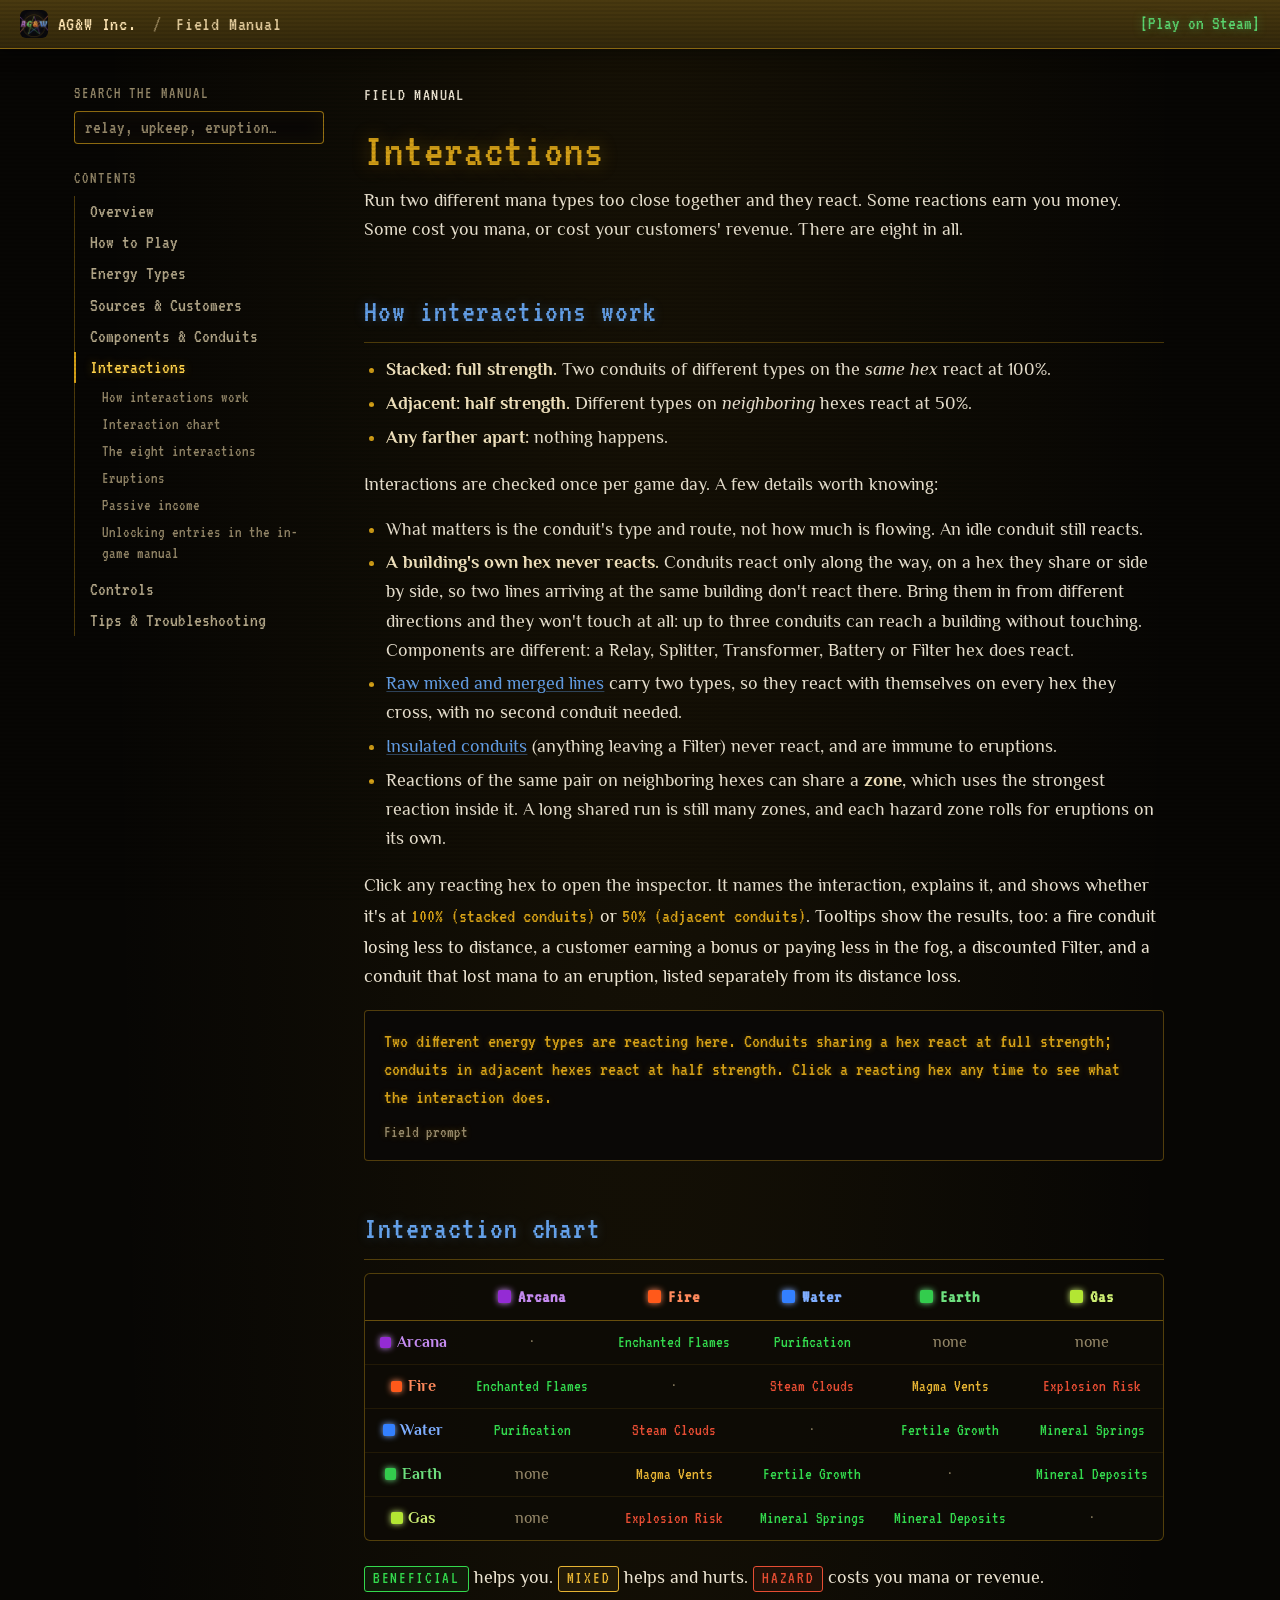
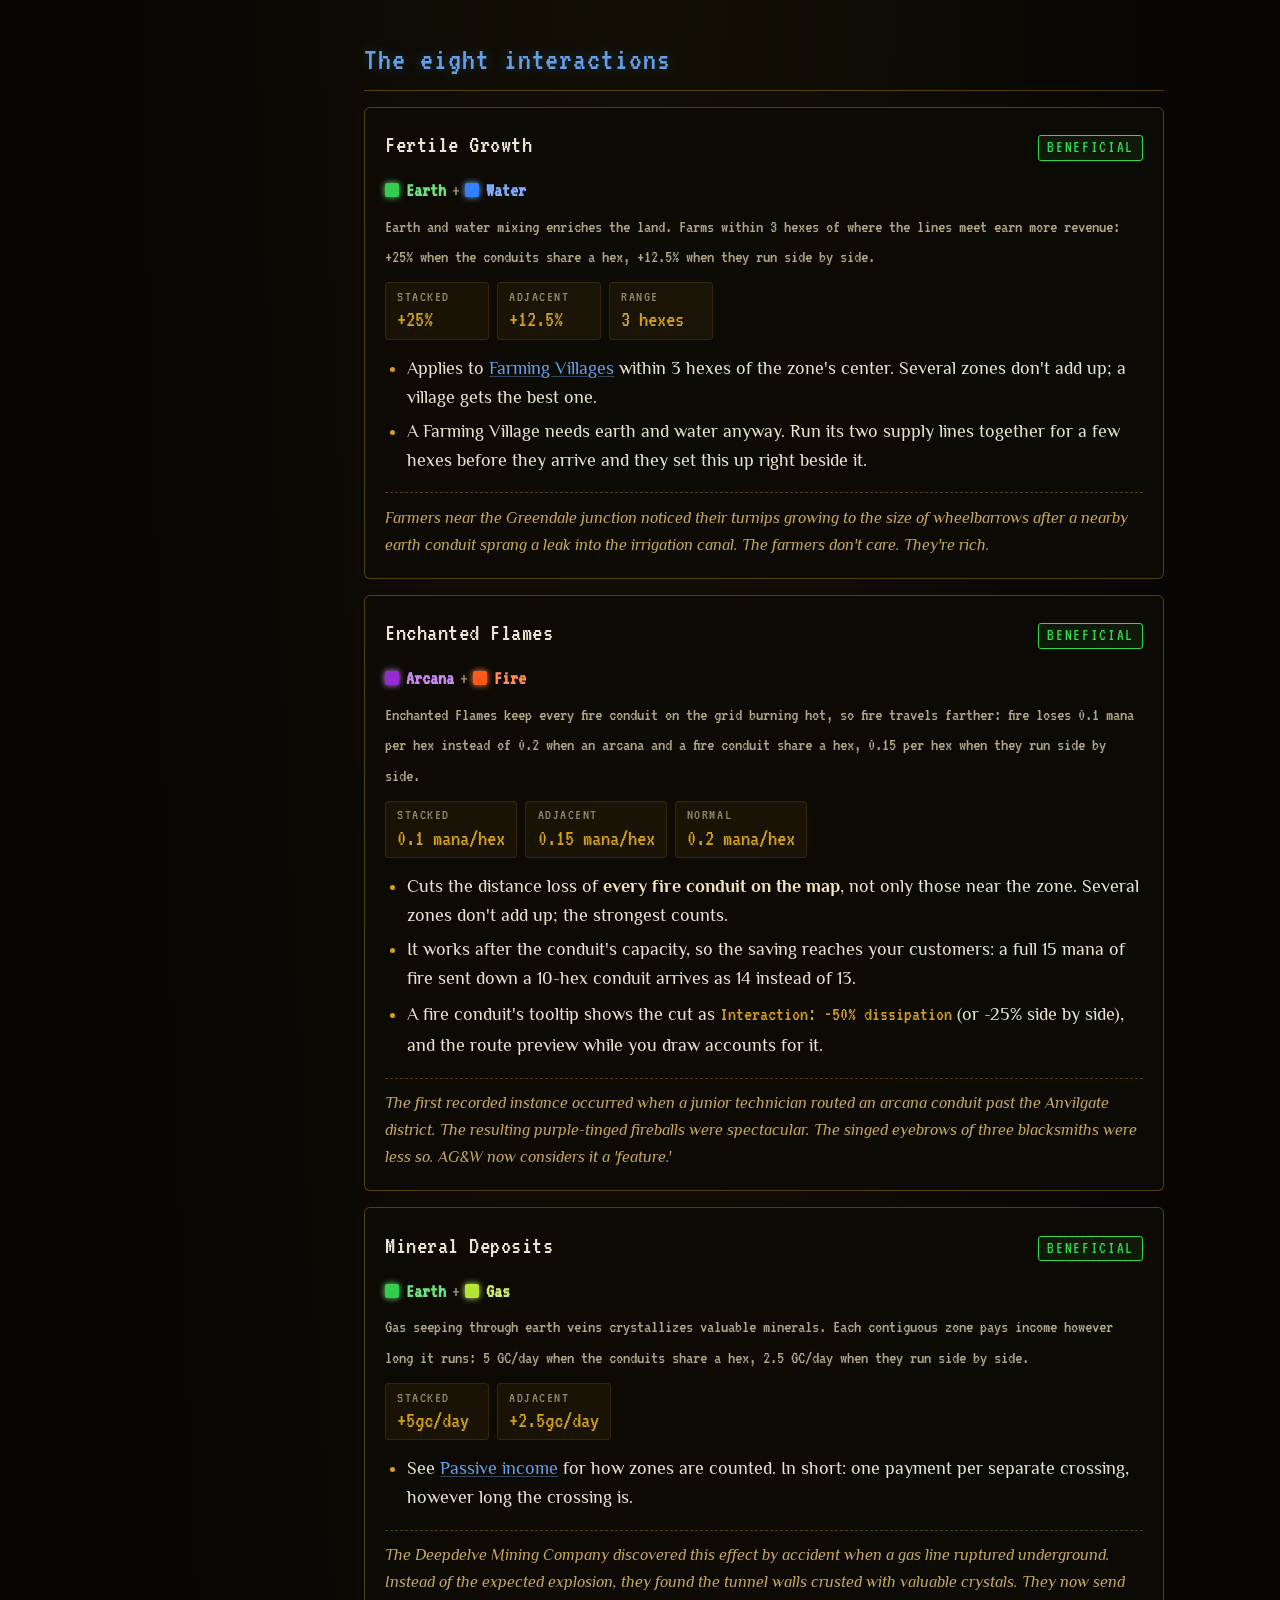
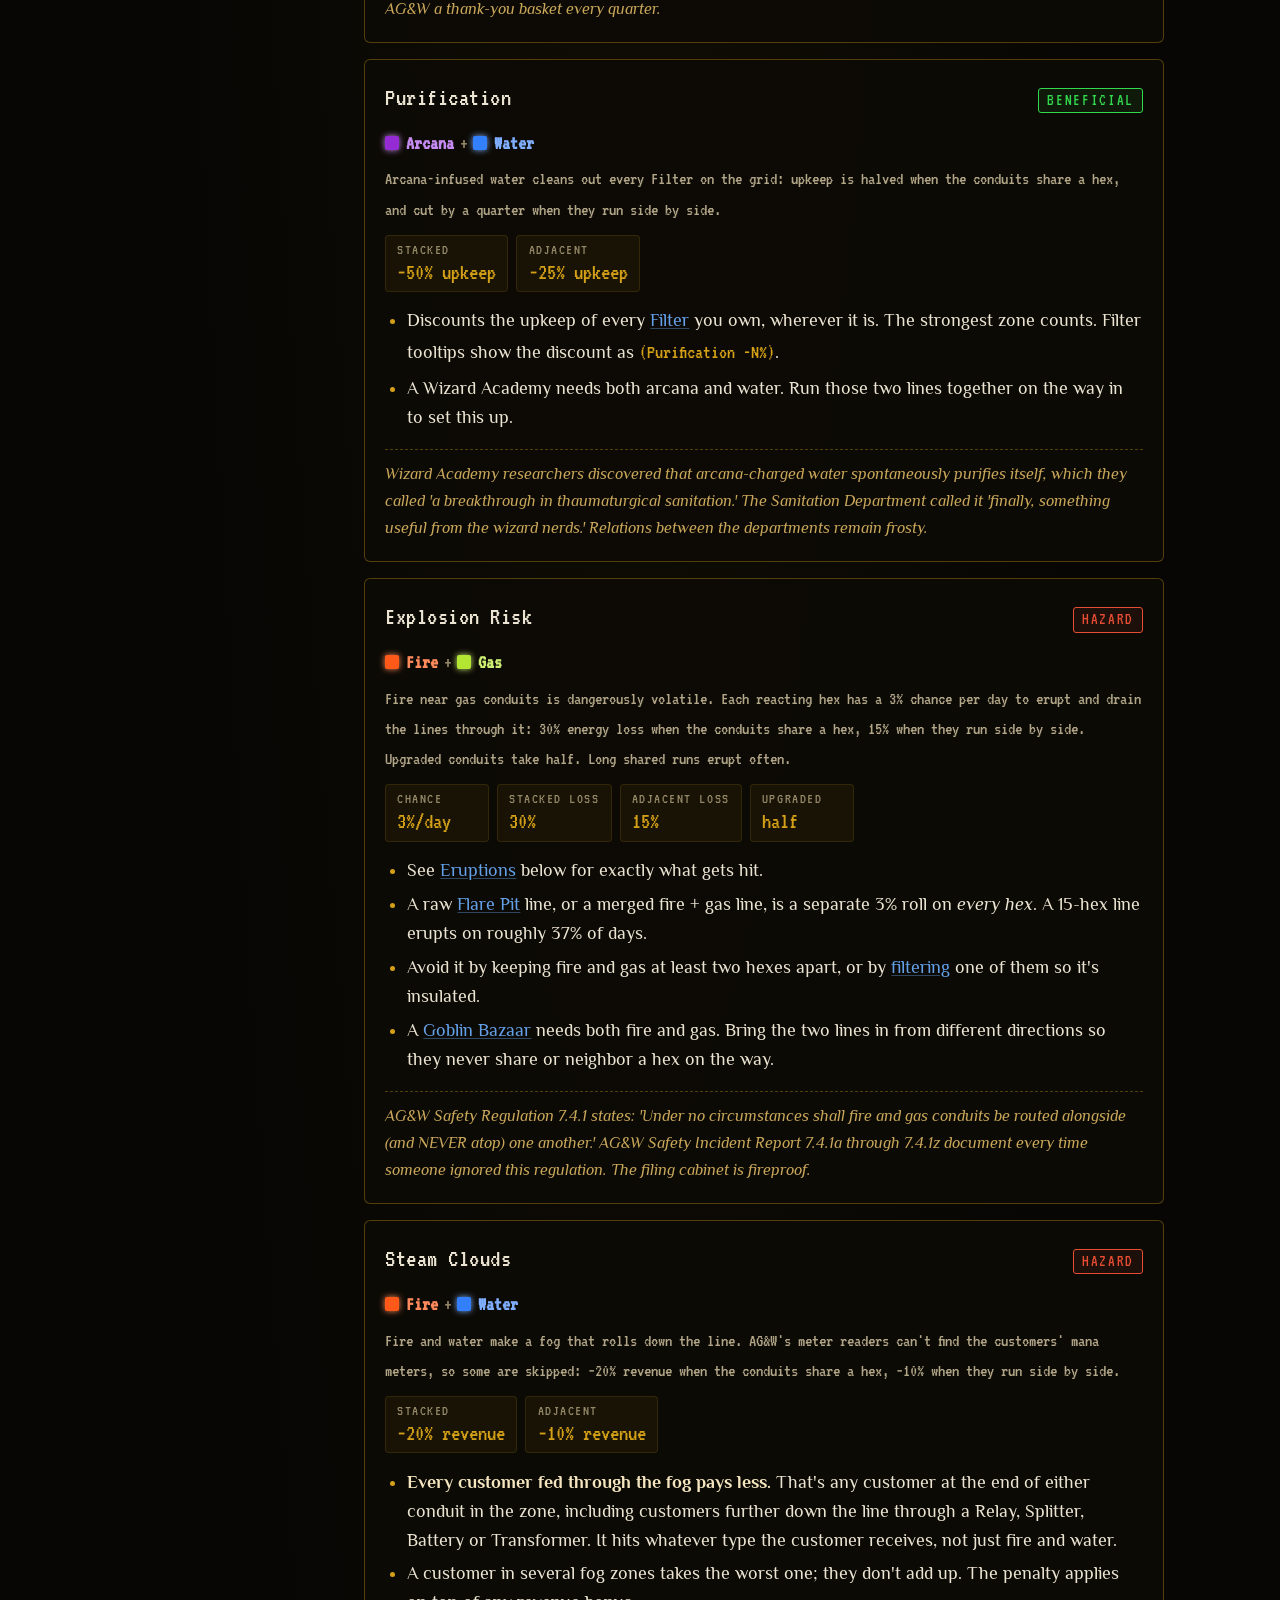
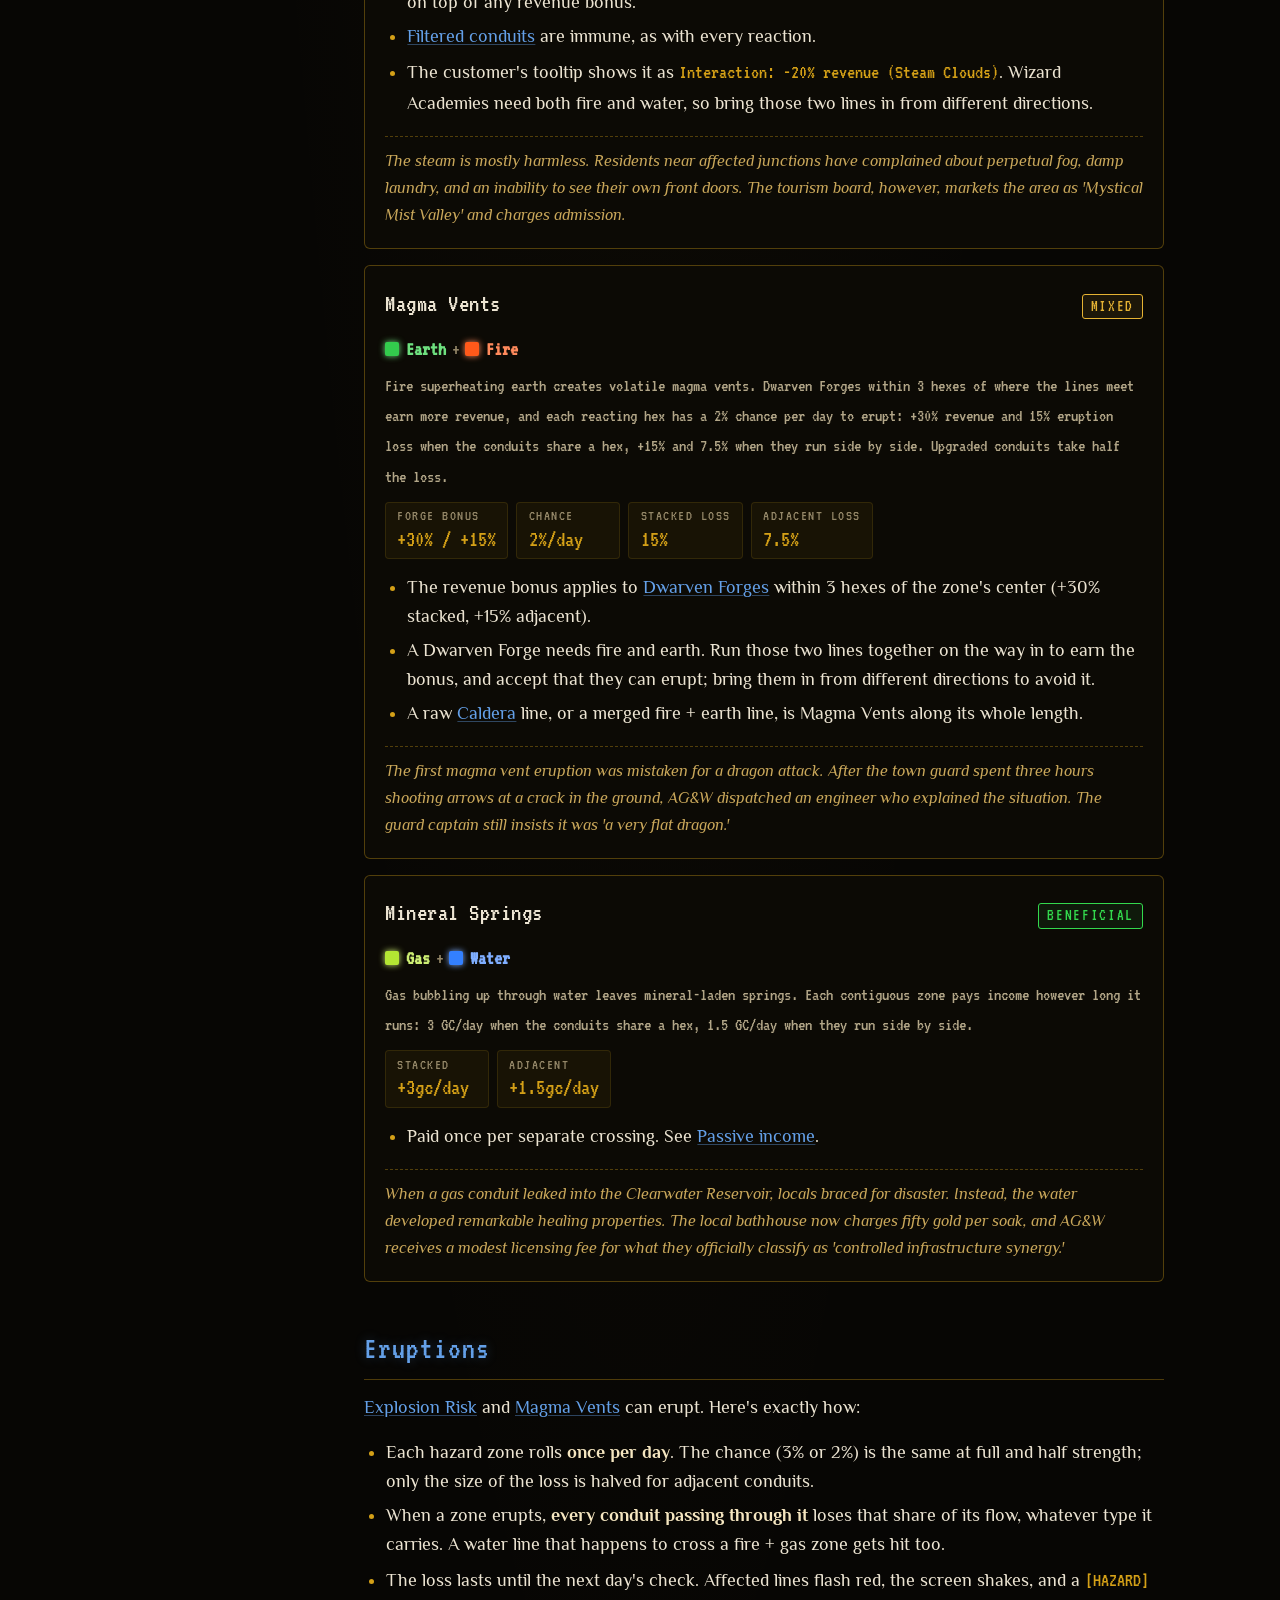
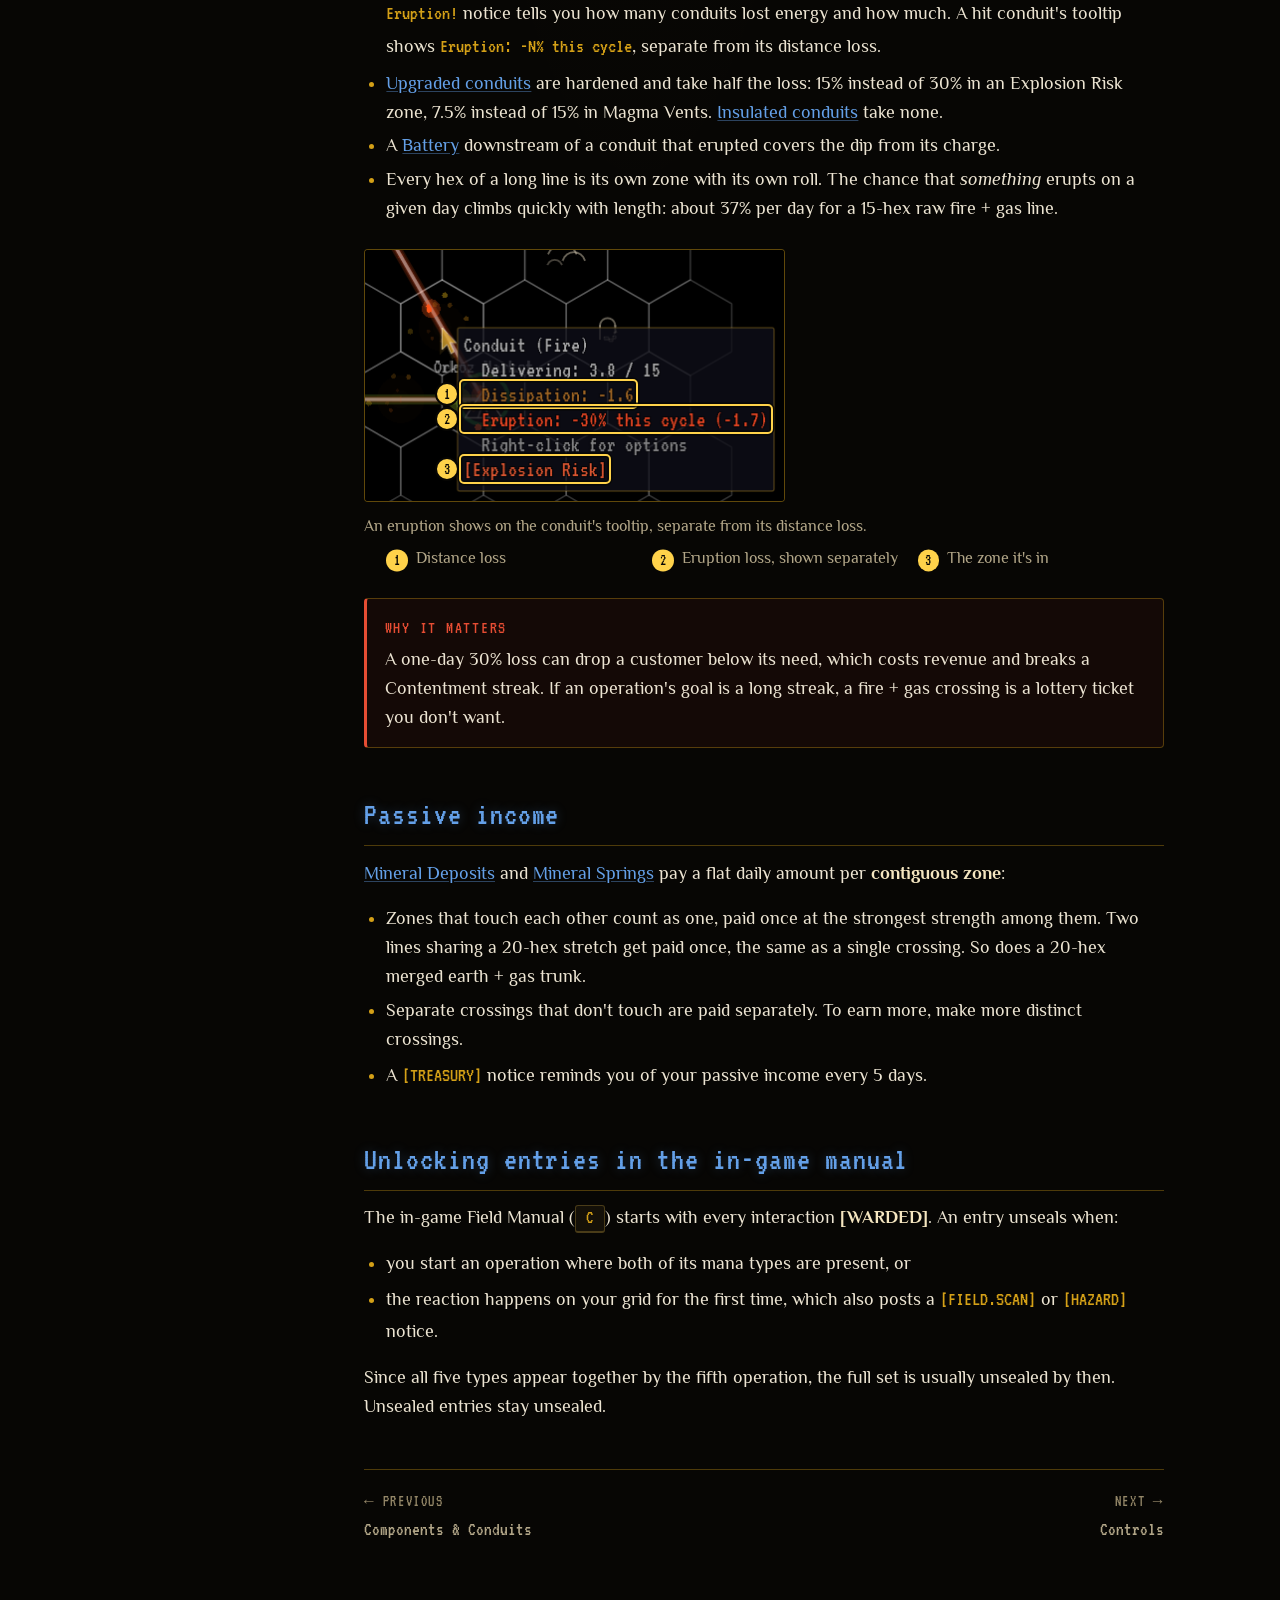
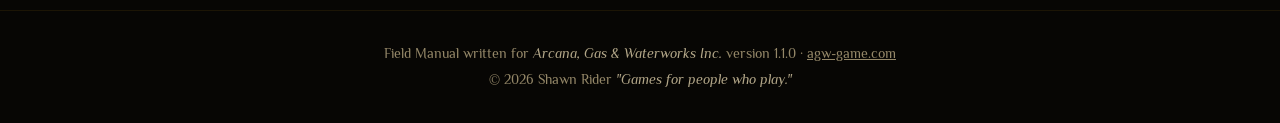
<file: src/field-manual/interactions.html>
<!DOCTYPE html>
<html lang="en">
<head>
  <meta charset="UTF-8">
  <meta name="viewport" content="width=device-width, initial-scale=1.0">
  <title>Interactions — AG&amp;W Field Manual</title>
  <meta name="description" content="All eight mana interactions in AG&amp;W Inc.: how stacked and adjacent conduits react, what each interaction does, and how eruptions work.">
  <meta property="og:title" content="Interactions — AG&amp;W Field Manual">
  <meta property="og:description" content="All eight mana interactions in AG&amp;W Inc.: how stacked and adjacent conduits react, what each interaction does, and how eruptions work.">
  <meta property="og:image" content="https://agw-game.com/assets/images/capsule-header.png">
  <meta property="og:type" content="website">
  <meta property="og:url" content="https://agw-game.com/field-manual/interactions.html">
  <link rel="icon" type="image/png" href="../assets/images/icon.png">
  <link rel="preconnect" href="https://fonts.googleapis.com">
  <link rel="preconnect" href="https://fonts.gstatic.com" crossorigin>
  <link href="https://fonts.googleapis.com/css2?family=VT323&family=Almendra:wght@400;700&family=Philosopher:ital,wght@0,400;0,700;1,400&display=swap" rel="stylesheet">
  <link rel="stylesheet" href="../style.css">
  <link rel="stylesheet" href="field-manual.css">
</head>
<body class="fm">
  <a class="skip-link" href="#main">Skip to content</a>
  <div class="scanlines" aria-hidden="true"></div>

  <header class="fm-topbar">
    <a class="fm-home" href="../"><img src="../assets/images/icon.png" alt="" width="28" height="28">AG&amp;W Inc.</a>
    <a class="fm-topbar-title" href="./">Field Manual</a>
    <a class="fm-steam" href="https://store.steampowered.com/app/4476220/Arcana_Gas__Waterworks_Inc/" target="_blank" rel="noopener">[Play on Steam]</a>
    <button class="fm-menu-btn" type="button" aria-expanded="false" aria-controls="fm-sidebar">Contents</button>
  </header>

  <div class="fm-layout">
    <aside class="fm-sidebar" id="fm-sidebar">
      <div class="fm-search" role="search">
        <label for="fm-search-input">Search the manual</label>
        <input id="fm-search-input" type="search" placeholder="relay, upkeep, eruption…" autocomplete="off" spellcheck="false">
        <ul class="fm-results" id="fm-search-results" aria-label="Search results" hidden></ul>
        <p class="sr-only" id="fm-search-status" aria-live="polite"></p>
      </div>
      <nav class="fm-nav" aria-label="Field Manual">
        <p class="fm-nav-heading">Contents</p>
        <ol>
          <li><a href="index.html">Overview</a></li>
          <li><a href="how-to-play.html">How to Play</a></li>
          <li><a href="mana.html">Energy Types</a></li>
          <li><a href="buildings.html">Sources &amp; Customers</a></li>
          <li><a href="components.html">Components &amp; Conduits</a></li>
          <li><a href="interactions.html" aria-current="page">Interactions</a></li>
          <li><a href="controls.html">Controls</a></li>
          <li><a href="tips.html">Tips &amp; Troubleshooting</a></li>
        </ol>
      </nav>
    </aside>

    <main class="fm-content" id="main" tabindex="-1">
      <p class="fm-crumb">Field Manual</p>
      <h1>Interactions</h1>
      <p class="fm-lede">Run two different mana types too close together and they react. Some reactions earn you money. Some cost you mana, or cost your customers' revenue. There are eight in all.</p>

      <h2 id="how-interactions-work">How interactions work</h2>
      <ul>
        <li><strong>Stacked: full strength.</strong> Two conduits of different types on the <em>same hex</em> react at 100%.</li>
        <li><strong>Adjacent: half strength.</strong> Different types on <em>neighboring</em> hexes react at 50%.</li>
        <li><strong>Any farther apart:</strong> nothing happens.</li>
      </ul>
      <p>Interactions are checked once per game day. A few details worth knowing:</p>
      <ul>
        <li>What matters is the conduit's type and route, not how much is flowing. An idle conduit still reacts.</li>
        <li><strong>A building's own hex never reacts.</strong> Conduits react only along the way, on a hex they share or side by side, so two lines arriving at the same building don't react there. Bring them in from different directions and they won't touch at all: up to three conduits can reach a building without touching. Components are different: a Relay, Splitter, Transformer, Battery or Filter hex does react.</li>
        <li><a href="components.html#raw-mixed-conduits">Raw mixed and merged lines</a> carry two types, so they react with themselves on every hex they cross, with no second conduit needed.</li>
        <li><a href="components.html#insulated-conduits">Insulated conduits</a> (anything leaving a Filter) never react, and are immune to eruptions.</li>
        <li>Reactions of the same pair on neighboring hexes can share a <strong>zone</strong>, which uses the strongest reaction inside it. A long shared run is still many zones, and each hazard zone rolls for eruptions on its own.</li>
      </ul>
      <p>Click any reacting hex to open the inspector. It names the interaction, explains it, and shows whether it's at <code>100% (stacked conduits)</code> or <code>50% (adjacent conduits)</code>. Tooltips show the results, too: a fire conduit losing less to distance, a customer earning a bonus or paying less in the fog, a discounted Filter, and a conduit that lost mana to an eruption, listed separately from its distance loss.</p>
      <!-- fig:inspector -->
      <!-- /fig:inspector -->
      <blockquote class="fm-memo">
        <p>Two different energy types are reacting here. Conduits sharing a hex react at full strength; conduits in adjacent hexes react at half strength. Click a reacting hex any time to see what the interaction does.</p>
        <cite>Field prompt</cite>
      </blockquote>

      <h2 id="chart">Interaction chart</h2>
      <div class="fm-table-wrap">
        <table class="fm-table fm-matrix">
          <thead><tr><th><span class="sr-only">Mana type</span></th><th><span class="mana arcana">Arcana</span></th><th><span class="mana fire">Fire</span></th><th><span class="mana water">Water</span></th><th><span class="mana earth">Earth</span></th><th><span class="mana gas">Gas</span></th></tr></thead>
          <tbody>
            <tr><th scope="row"><span class="mana arcana">Arcana</span></th><td class="self">&middot;</td><td class="beneficial"><a href="#enchanted-flames">Enchanted Flames</a></td><td class="beneficial"><a href="#purification">Purification</a></td><td class="muted">none</td><td class="muted">none</td></tr>
            <tr><th scope="row"><span class="mana fire">Fire</span></th><td class="beneficial"><a href="#enchanted-flames">Enchanted Flames</a></td><td class="self">&middot;</td><td class="hazard"><a href="#steam-clouds">Steam Clouds</a></td><td class="mixed"><a href="#magma-vents">Magma Vents</a></td><td class="hazard"><a href="#explosion-risk">Explosion Risk</a></td></tr>
            <tr><th scope="row"><span class="mana water">Water</span></th><td class="beneficial"><a href="#purification">Purification</a></td><td class="hazard"><a href="#steam-clouds">Steam Clouds</a></td><td class="self">&middot;</td><td class="beneficial"><a href="#fertile-growth">Fertile Growth</a></td><td class="beneficial"><a href="#mineral-springs">Mineral Springs</a></td></tr>
            <tr><th scope="row"><span class="mana earth">Earth</span></th><td class="muted">none</td><td class="mixed"><a href="#magma-vents">Magma Vents</a></td><td class="beneficial"><a href="#fertile-growth">Fertile Growth</a></td><td class="self">&middot;</td><td class="beneficial"><a href="#mineral-deposits">Mineral Deposits</a></td></tr>
            <tr><th scope="row"><span class="mana gas">Gas</span></th><td class="muted">none</td><td class="hazard"><a href="#explosion-risk">Explosion Risk</a></td><td class="beneficial"><a href="#mineral-springs">Mineral Springs</a></td><td class="beneficial"><a href="#mineral-deposits">Mineral Deposits</a></td><td class="self">&middot;</td></tr>
          </tbody>
        </table>
      </div>
      <p><span class="badge beneficial">Beneficial</span> helps you. <span class="badge mixed">Mixed</span> helps and hurts. <span class="badge hazard">Hazard</span> costs you mana or revenue.</p>

      <h2 id="entries">The eight interactions</h2>
      <div class="fm-entries">

        <article class="fm-entry" id="fertile-growth" data-keywords="earth water farm farming village revenue bonus turnips">
          <div class="fm-entry-head"><h3><a class="fm-anchor" href="#fertile-growth">Fertile Growth</a></h3><span class="badge beneficial">Beneficial</span></div>
          <div class="fm-pair"><span class="mana earth">Earth</span><span class="plus">+</span><span class="mana water">Water</span></div>
          <p class="fm-entry-sub">Earth and water mixing enriches the land. Farms within 3 hexes of where the lines meet earn more revenue: +25% when the conduits share a hex, +12.5% when they run side by side.</p>
          <dl class="fm-stats"><div><dt>Stacked</dt><dd>+25%</dd></div><div><dt>Adjacent</dt><dd>+12.5%</dd></div><div><dt>Range</dt><dd>3 hexes</dd></div></dl>
          <ul>
            <li>Applies to <a href="buildings.html#farming-village">Farming Villages</a> within 3 hexes of the zone's center. Several zones don't add up; a village gets the best one.</li>
            <li>A Farming Village needs earth and water anyway. Run its two supply lines together for a few hexes before they arrive and they set this up right beside it.</li>
          </ul>
          <p class="fm-lore">Farmers near the Greendale junction noticed their turnips growing to the size of wheelbarrows after a nearby earth conduit sprang a leak into the irrigation canal. The farmers don't care. They're rich.</p>
        </article>

        <article class="fm-entry" id="enchanted-flames" data-keywords="arcana fire dissipation distance loss travel farther purple fireballs">
          <div class="fm-entry-head"><h3><a class="fm-anchor" href="#enchanted-flames">Enchanted Flames</a></h3><span class="badge beneficial">Beneficial</span></div>
          <div class="fm-pair"><span class="mana arcana">Arcana</span><span class="plus">+</span><span class="mana fire">Fire</span></div>
          <p class="fm-entry-sub">Enchanted Flames keep every fire conduit on the grid burning hot, so fire travels farther: fire loses 0.1 mana per hex instead of 0.2 when an arcana and a fire conduit share a hex, 0.15 per hex when they run side by side.</p>
          <dl class="fm-stats"><div><dt>Stacked</dt><dd>0.1 mana/hex</dd></div><div><dt>Adjacent</dt><dd>0.15 mana/hex</dd></div><div><dt>Normal</dt><dd>0.2 mana/hex</dd></div></dl>
          <ul>
            <li>Cuts the distance loss of <strong>every fire conduit on the map</strong>, not only those near the zone. Several zones don't add up; the strongest counts.</li>
            <li>It works after the conduit's capacity, so the saving reaches your customers: a full 15 mana of fire sent down a 10-hex conduit arrives as 14 instead of 13.</li>
            <li>A fire conduit's tooltip shows the cut as <code>Interaction: -50% dissipation</code> (or -25% side by side), and the route preview while you draw accounts for it.</li>
          </ul>
          <p class="fm-lore">The first recorded instance occurred when a junior technician routed an arcana conduit past the Anvilgate district. The resulting purple-tinged fireballs were spectacular. The singed eyebrows of three blacksmiths were less so. AG&amp;W now considers it a 'feature.'</p>
        </article>

        <article class="fm-entry" id="mineral-deposits" data-keywords="earth gas passive income money crystals">
          <div class="fm-entry-head"><h3><a class="fm-anchor" href="#mineral-deposits">Mineral Deposits</a></h3><span class="badge beneficial">Beneficial</span></div>
          <div class="fm-pair"><span class="mana earth">Earth</span><span class="plus">+</span><span class="mana gas">Gas</span></div>
          <p class="fm-entry-sub">Gas seeping through earth veins crystallizes valuable minerals. Each contiguous zone pays income however long it runs: 5 GC/day when the conduits share a hex, 2.5 GC/day when they run side by side.</p>
          <dl class="fm-stats"><div><dt>Stacked</dt><dd>+5gc/day</dd></div><div><dt>Adjacent</dt><dd>+2.5gc/day</dd></div></dl>
          <ul>
            <li>See <a href="#passive-income">Passive income</a> for how zones are counted. In short: one payment per separate crossing, however long the crossing is.</li>
          </ul>
          <p class="fm-lore">The Deepdelve Mining Company discovered this effect by accident when a gas line ruptured underground. Instead of the expected explosion, they found the tunnel walls crusted with valuable crystals. They now send AG&amp;W a thank-you basket every quarter.</p>
        </article>

        <article class="fm-entry" id="purification" data-keywords="arcana water filter upkeep discount cheaper">
          <div class="fm-entry-head"><h3><a class="fm-anchor" href="#purification">Purification</a></h3><span class="badge beneficial">Beneficial</span></div>
          <div class="fm-pair"><span class="mana arcana">Arcana</span><span class="plus">+</span><span class="mana water">Water</span></div>
          <p class="fm-entry-sub">Arcana-infused water cleans out every Filter on the grid: upkeep is halved when the conduits share a hex, and cut by a quarter when they run side by side.</p>
          <dl class="fm-stats"><div><dt>Stacked</dt><dd>&minus;50% upkeep</dd></div><div><dt>Adjacent</dt><dd>&minus;25% upkeep</dd></div></dl>
          <ul>
            <li>Discounts the upkeep of every <a href="components.html#filter">Filter</a> you own, wherever it is. The strongest zone counts. Filter tooltips show the discount as <code>(Purification -N%)</code>.</li>
            <li>A Wizard Academy needs both arcana and water. Run those two lines together on the way in to set this up.</li>
          </ul>
          <p class="fm-lore">Wizard Academy researchers discovered that arcana-charged water spontaneously purifies itself, which they called 'a breakthrough in thaumaturgical sanitation.' The Sanitation Department called it 'finally, something useful from the wizard nerds.' Relations between the departments remain frosty.</p>
        </article>

        <article class="fm-entry" id="explosion-risk" data-keywords="fire gas explode explosion eruption hazard loss danger">
          <div class="fm-entry-head"><h3><a class="fm-anchor" href="#explosion-risk">Explosion Risk</a></h3><span class="badge hazard">Hazard</span></div>
          <div class="fm-pair"><span class="mana fire">Fire</span><span class="plus">+</span><span class="mana gas">Gas</span></div>
          <p class="fm-entry-sub">Fire near gas conduits is dangerously volatile. Each reacting hex has a 3% chance per day to erupt and drain the lines through it: 30% energy loss when the conduits share a hex, 15% when they run side by side. Upgraded conduits take half. Long shared runs erupt often.</p>
          <dl class="fm-stats"><div><dt>Chance</dt><dd>3%/day</dd></div><div><dt>Stacked loss</dt><dd>30%</dd></div><div><dt>Adjacent loss</dt><dd>15%</dd></div><div><dt>Upgraded</dt><dd>half</dd></div></dl>
          <ul>
            <li>See <a href="#eruptions">Eruptions</a> below for exactly what gets hit.</li>
            <li>A raw <a href="buildings.html#flare-pit">Flare Pit</a> line, or a merged fire + gas line, is a separate 3% roll on <em>every hex</em>. A 15-hex line erupts on roughly 37% of days.</li>
            <li>Avoid it by keeping fire and gas at least two hexes apart, or by <a href="components.html#filter">filtering</a> one of them so it's insulated.</li>
            <li>A <a href="buildings.html#goblin-bazaar">Goblin Bazaar</a> needs both fire and gas. Bring the two lines in from different directions so they never share or neighbor a hex on the way.</li>
          </ul>
          <p class="fm-lore">AG&amp;W Safety Regulation 7.4.1 states: 'Under no circumstances shall fire and gas conduits be routed alongside (and NEVER atop) one another.' AG&amp;W Safety Incident Report 7.4.1a through 7.4.1z document every time someone ignored this regulation. The filing cabinet is fireproof.</p>
        </article>

        <article class="fm-entry" id="steam-clouds" data-keywords="fire water steam fog revenue penalty meter readers">
          <div class="fm-entry-head"><h3><a class="fm-anchor" href="#steam-clouds">Steam Clouds</a></h3><span class="badge hazard">Hazard</span></div>
          <div class="fm-pair"><span class="mana fire">Fire</span><span class="plus">+</span><span class="mana water">Water</span></div>
          <p class="fm-entry-sub">Fire and water make a fog that rolls down the line. AG&amp;W's meter readers can't find the customers' mana meters, so some are skipped: &minus;20% revenue when the conduits share a hex, &minus;10% when they run side by side.</p>
          <dl class="fm-stats"><div><dt>Stacked</dt><dd>&minus;20% revenue</dd></div><div><dt>Adjacent</dt><dd>&minus;10% revenue</dd></div></dl>
          <ul>
            <li><strong>Every customer fed through the fog pays less.</strong> That's any customer at the end of either conduit in the zone, including customers further down the line through a Relay, Splitter, Battery or Transformer. It hits whatever type the customer receives, not just fire and water.</li>
            <li>A customer in several fog zones takes the worst one; they don't add up. The penalty applies on top of any revenue bonus.</li>
            <li><a href="components.html#insulated-conduits">Filtered conduits</a> are immune, as with every reaction.</li>
            <li>The customer's tooltip shows it as <code>Interaction: -20% revenue (Steam Clouds)</code>. Wizard Academies need both fire and water, so bring those two lines in from different directions.</li>
          </ul>
          <p class="fm-lore">The steam is mostly harmless. Residents near affected junctions have complained about perpetual fog, damp laundry, and an inability to see their own front doors. The tourism board, however, markets the area as 'Mystical Mist Valley' and charges admission.</p>
        </article>

        <article class="fm-entry" id="magma-vents" data-keywords="earth fire magma dwarven forge revenue eruption mixed">
          <div class="fm-entry-head"><h3><a class="fm-anchor" href="#magma-vents">Magma Vents</a></h3><span class="badge mixed">Mixed</span></div>
          <div class="fm-pair"><span class="mana earth">Earth</span><span class="plus">+</span><span class="mana fire">Fire</span></div>
          <p class="fm-entry-sub">Fire superheating earth creates volatile magma vents. Dwarven Forges within 3 hexes of where the lines meet earn more revenue, and each reacting hex has a 2% chance per day to erupt: +30% revenue and 15% eruption loss when the conduits share a hex, +15% and 7.5% when they run side by side. Upgraded conduits take half the loss.</p>
          <dl class="fm-stats"><div><dt>Forge bonus</dt><dd>+30% / +15%</dd></div><div><dt>Chance</dt><dd>2%/day</dd></div><div><dt>Stacked loss</dt><dd>15%</dd></div><div><dt>Adjacent loss</dt><dd>7.5%</dd></div></dl>
          <ul>
            <li>The revenue bonus applies to <a href="buildings.html#dwarven-forge">Dwarven Forges</a> within 3 hexes of the zone's center (+30% stacked, +15% adjacent).</li>
            <li>A Dwarven Forge needs fire and earth. Run those two lines together on the way in to earn the bonus, and accept that they can erupt; bring them in from different directions to avoid it.</li>
            <li>A raw <a href="buildings.html#caldera">Caldera</a> line, or a merged fire + earth line, is Magma Vents along its whole length.</li>
          </ul>
          <p class="fm-lore">The first magma vent eruption was mistaken for a dragon attack. After the town guard spent three hours shooting arrows at a crack in the ground, AG&amp;W dispatched an engineer who explained the situation. The guard captain still insists it was 'a very flat dragon.'</p>
        </article>

        <article class="fm-entry" id="mineral-springs" data-keywords="gas water passive income money healing bathhouse">
          <div class="fm-entry-head"><h3><a class="fm-anchor" href="#mineral-springs">Mineral Springs</a></h3><span class="badge beneficial">Beneficial</span></div>
          <div class="fm-pair"><span class="mana gas">Gas</span><span class="plus">+</span><span class="mana water">Water</span></div>
          <p class="fm-entry-sub">Gas bubbling up through water leaves mineral-laden springs. Each contiguous zone pays income however long it runs: 3 GC/day when the conduits share a hex, 1.5 GC/day when they run side by side.</p>
          <dl class="fm-stats"><div><dt>Stacked</dt><dd>+3gc/day</dd></div><div><dt>Adjacent</dt><dd>+1.5gc/day</dd></div></dl>
          <ul>
            <li>Paid once per separate crossing. See <a href="#passive-income">Passive income</a>.</li>
          </ul>
          <p class="fm-lore">When a gas conduit leaked into the Clearwater Reservoir, locals braced for disaster. Instead, the water developed remarkable healing properties. The local bathhouse now charges fifty gold per soak, and AG&amp;W receives a modest licensing fee for what they officially classify as 'controlled infrastructure synergy.'</p>
        </article>
      </div>

      <h2 id="eruptions">Eruptions</h2>
      <p><a href="#explosion-risk">Explosion Risk</a> and <a href="#magma-vents">Magma Vents</a> can erupt. Here's exactly how:</p>
      <ul>
        <li>Each hazard zone rolls <strong>once per day</strong>. The chance (3% or 2%) is the same at full and half strength; only the size of the loss is halved for adjacent conduits.</li>
        <li>When a zone erupts, <strong>every conduit passing through it</strong> loses that share of its flow, whatever type it carries. A water line that happens to cross a fire + gas zone gets hit too.</li>
        <li>The loss lasts until the next day's check. Affected lines flash red, the screen shakes, and a <code>[HAZARD] Eruption!</code> notice tells you how many conduits lost energy and how much. A hit conduit's tooltip shows <code>Eruption: -N% this cycle</code>, separate from its distance loss.</li>
        <li><a href="components.html#upgraded-conduits">Upgraded conduits</a> are hardened and take half the loss: 15% instead of 30% in an Explosion Risk zone, 7.5% instead of 15% in Magma Vents. <a href="components.html#insulated-conduits">Insulated conduits</a> take none.</li>
        <li>A <a href="components.html#battery">Battery</a> downstream of a conduit that erupted covers the dip from its charge.</li>
        <li>Every hex of a long line is its own zone with its own roll. The chance that <em>something</em> erupts on a given day climbs quickly with length: about 37% per day for a 15-hex raw fire + gas line.</li>
      </ul>
      <!-- fig:eruption -->
      <!-- /fig:eruption -->
      <!-- fig:eruption-tip -->
      <figure class="fm-figure" id="fig-eruption-tip"><div class="fm-shot" style="max-width:421px"><img src="../assets/images/field-manual/fm-eruption-tip.webp" width="421" height="252" alt="Fire conduit tooltip showing minus 30 percent from the eruption." loading="lazy" decoding="async"><svg class="fm-shot-callouts" viewBox="0 0 421 252" preserveAspectRatio="xMinYMin meet" aria-hidden="true" focusable="false"><rect class="fm-co-halo" x="96" y="131" width="177" height="28" rx="4"/><rect class="fm-co-box" x="96" y="131" width="177" height="28" rx="4"/><rect class="fm-co-halo" x="96" y="156" width="312" height="28" rx="4"/><rect class="fm-co-box" x="96" y="156" width="312" height="28" rx="4"/><rect class="fm-co-halo" x="96" y="206" width="150" height="28" rx="4"/><rect class="fm-co-box" x="96" y="206" width="150" height="28" rx="4"/><g class="fm-co-badge"><circle cx="83" cy="145" r="11"/><text x="83" y="145" font-size="16">1</text></g><g class="fm-co-badge"><circle cx="83" cy="170" r="11"/><text x="83" y="170" font-size="16">2</text></g><g class="fm-co-badge"><circle cx="83" cy="220" r="11"/><text x="83" y="220" font-size="16">3</text></g></svg></div><figcaption><p>An eruption shows on the conduit&#x27;s tooltip, separate from its distance loss.</p><ol class="fm-callouts" role="list"><li><span>Distance loss</span></li><li><span>Eruption loss, shown separately</span></li><li><span>The zone it's in</span></li></ol></figcaption></figure>
      <!-- /fig:eruption-tip -->
      <div class="fm-note warn"><span class="fm-note-label">Why it matters</span><p>A one-day 30% loss can drop a customer below its need, which costs revenue and breaks a Contentment streak. If an operation's goal is a long streak, a fire + gas crossing is a lottery ticket you don't want.</p></div>

      <h2 id="passive-income">Passive income</h2>
      <p><a href="#mineral-deposits">Mineral Deposits</a> and <a href="#mineral-springs">Mineral Springs</a> pay a flat daily amount per <strong>contiguous zone</strong>:</p>
      <ul>
        <li>Zones that touch each other count as one, paid once at the strongest strength among them. Two lines sharing a 20-hex stretch get paid once, the same as a single crossing. So does a 20-hex merged earth + gas trunk.</li>
        <li>Separate crossings that don't touch are paid separately. To earn more, make more distinct crossings.</li>
        <li>A <code>[TREASURY]</code> notice reminds you of your passive income every 5 days.</li>
      </ul>

      <h2 id="discovery">Unlocking entries in the in-game manual</h2>
      <p>The in-game Field Manual (<kbd>C</kbd>) starts with every interaction <strong>[WARDED]</strong>. An entry unseals when:</p>
      <ul>
        <li>you start an operation where both of its mana types are present, or</li>
        <li>the reaction happens on your grid for the first time, which also posts a <code>[FIELD.SCAN]</code> or <code>[HAZARD]</code> notice.</li>
      </ul>
      <p>Since all five types appear together by the fifth operation, the full set is usually unsealed by then. Unsealed entries stay unsealed.</p>
      <nav class="fm-pager" aria-label="Previous and next page">
        <a class="prev" href="components.html"><span>&larr; Previous</span>Components &amp; Conduits</a>
        <a class="next" href="controls.html"><span>Next &rarr;</span>Controls</a>
      </nav>
    </main>
  </div>

  <footer class="site-footer">
    <p>Field Manual written for <em>Arcana, Gas &amp; Waterworks Inc.</em> version 1.1.0 &middot; <a href="../">agw-game.com</a></p>
    <p>&copy; 2026 Shawn Rider <em>"Games for people who play."</em></p>
  </footer>

  <script src="field-manual.js"></script>
</body>
</html>
</file>
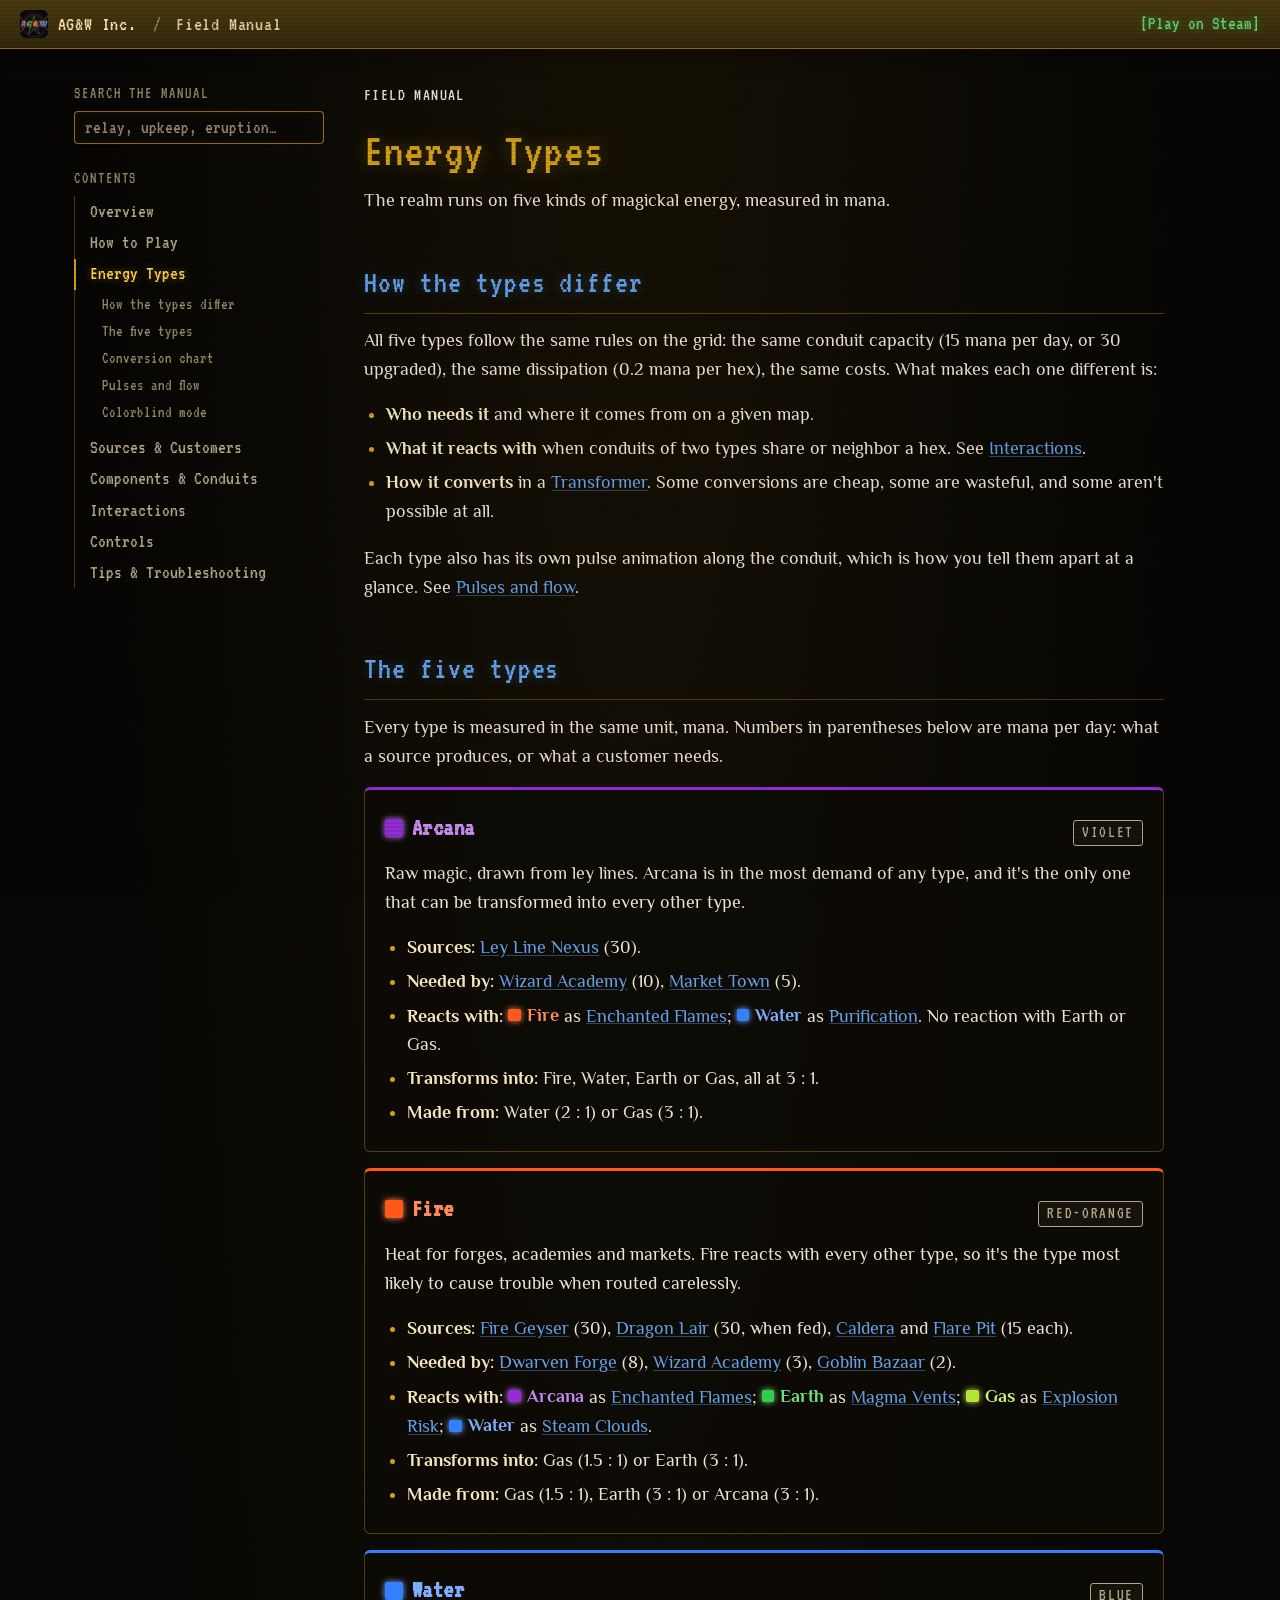
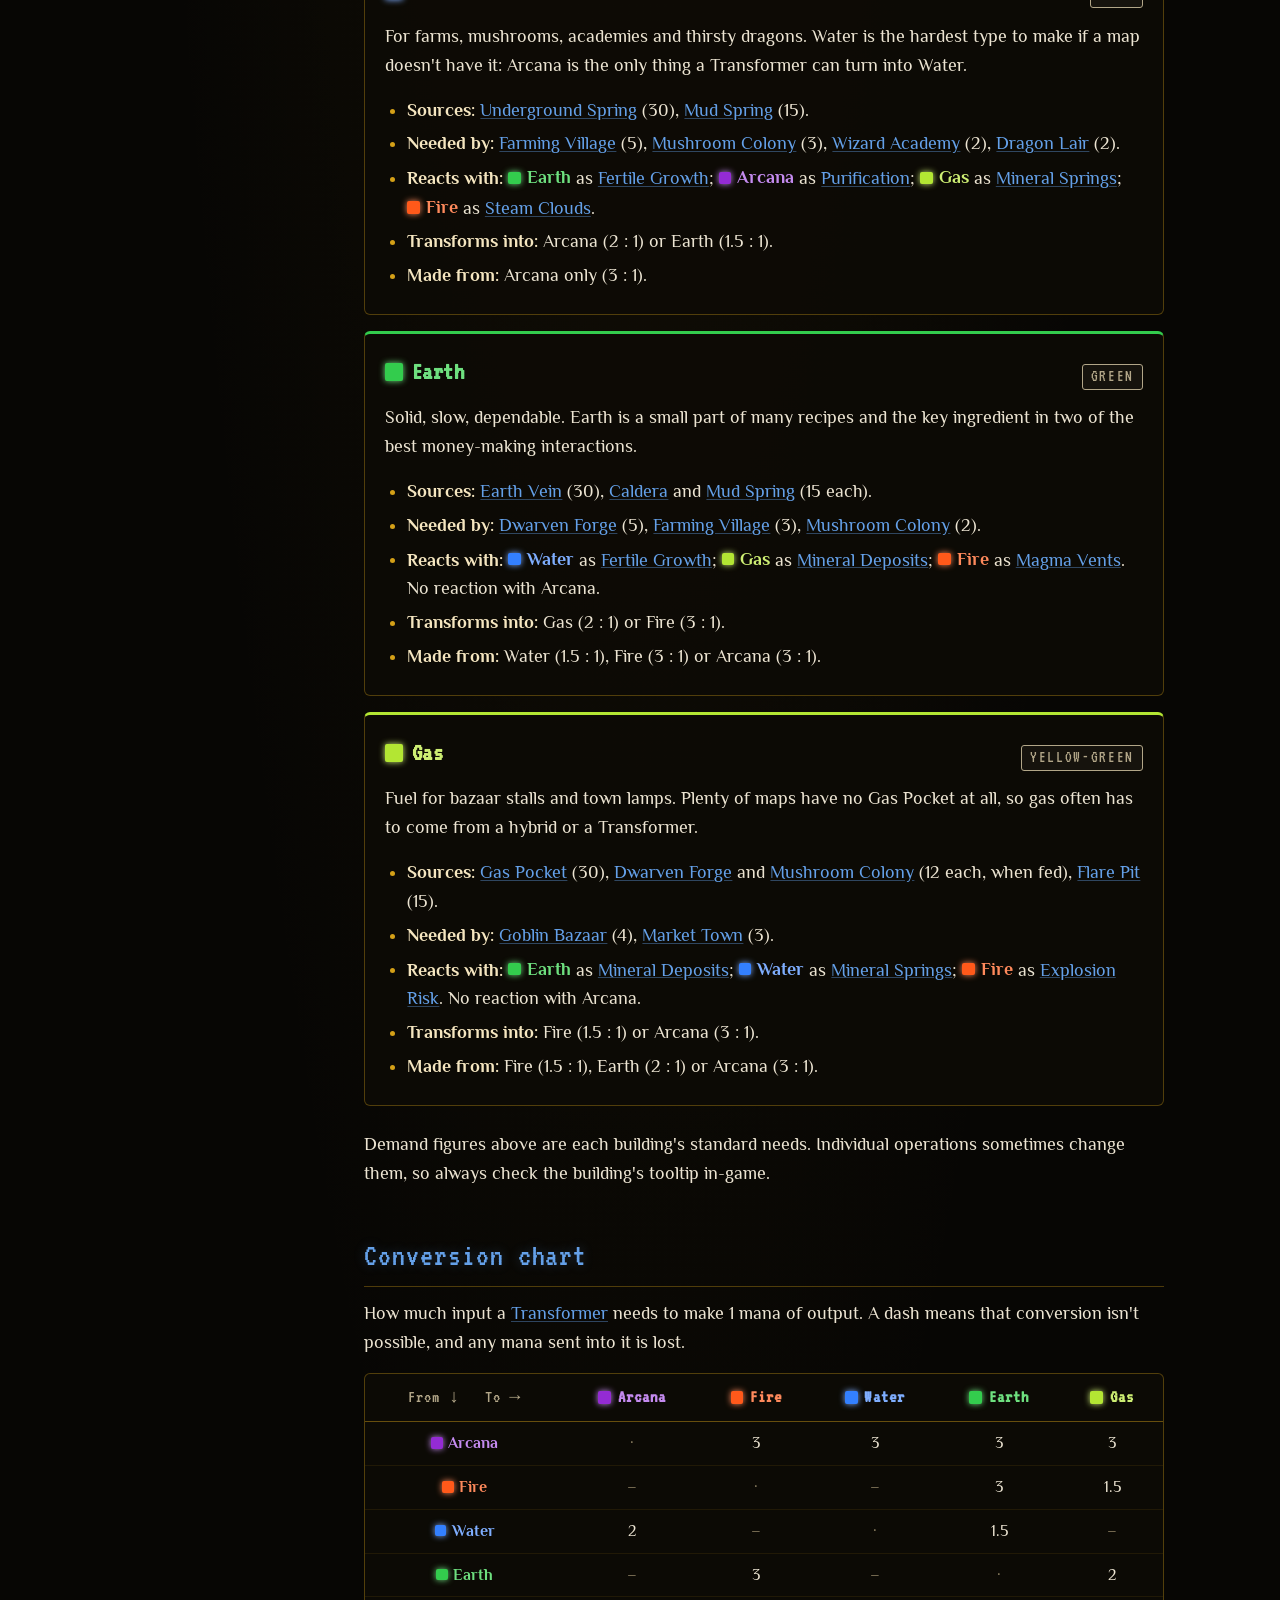
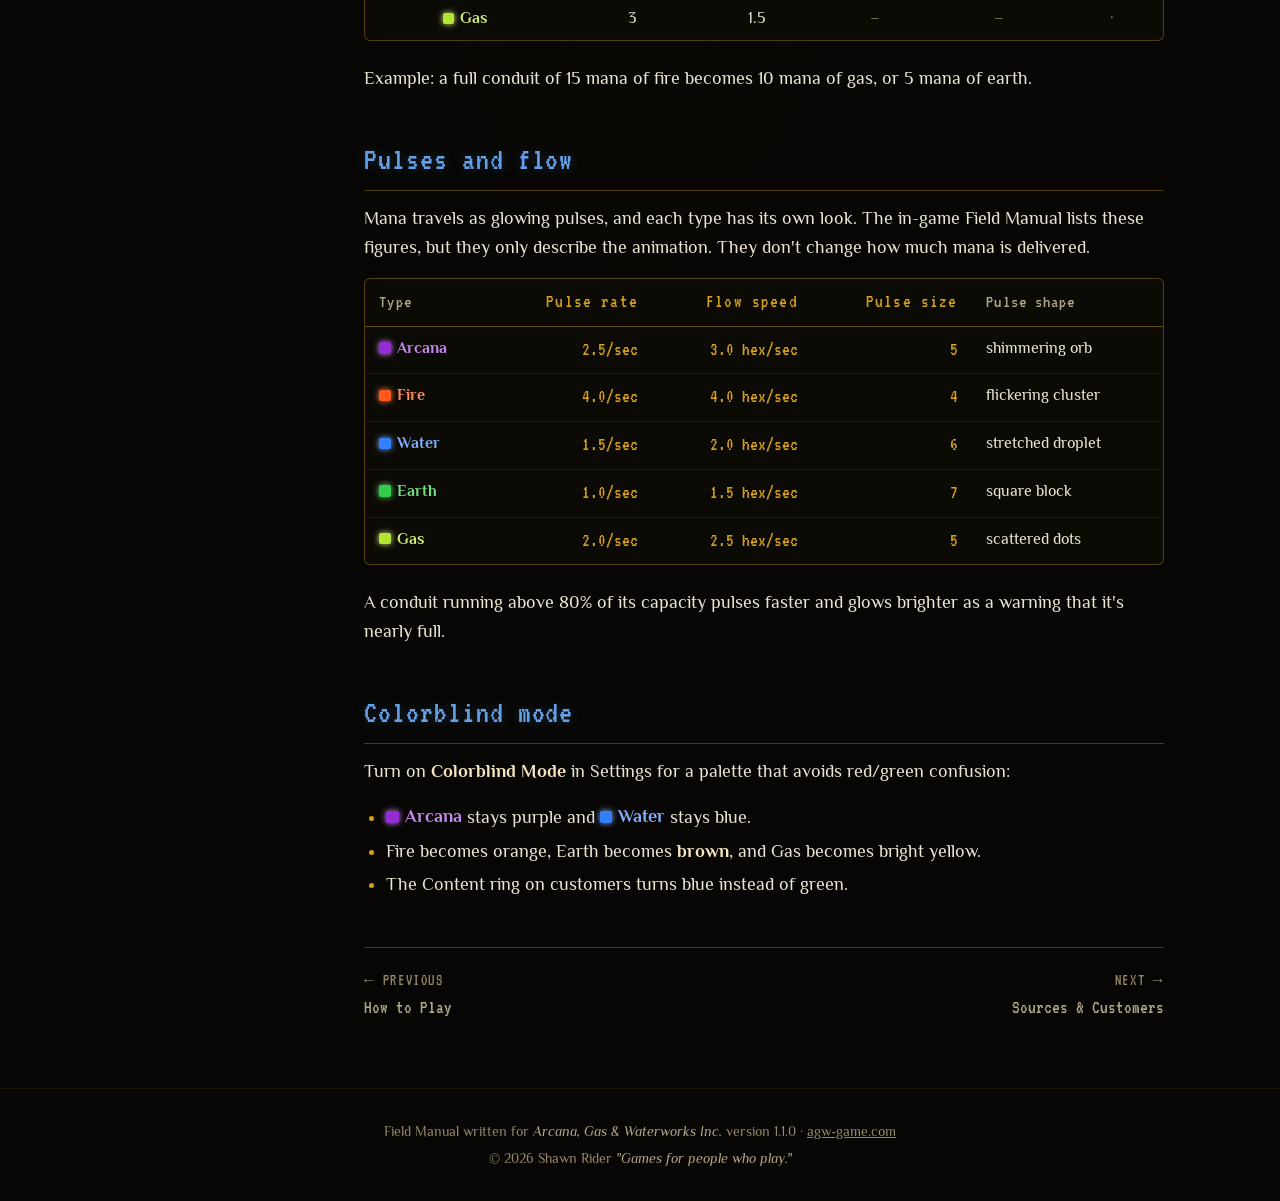
<file: src/field-manual/mana.html>
<!DOCTYPE html>
<html lang="en">
<head>
  <meta charset="UTF-8">
  <meta name="viewport" content="width=device-width, initial-scale=1.0">
  <title>Energy Types — AG&amp;W Field Manual</title>
  <meta name="description" content="The five energy types in AG&amp;W Inc.: Arcana, Fire, Water, Earth and Gas. Where each comes from, who needs it, what it reacts with, and how to convert it.">
  <meta property="og:title" content="Energy Types — AG&amp;W Field Manual">
  <meta property="og:description" content="The five energy types in AG&amp;W Inc.: Arcana, Fire, Water, Earth and Gas. Where each comes from, who needs it, what it reacts with, and how to convert it.">
  <meta property="og:image" content="https://agw-game.com/assets/images/capsule-header.png">
  <meta property="og:type" content="website">
  <meta property="og:url" content="https://agw-game.com/field-manual/mana.html">
  <link rel="icon" type="image/png" href="../assets/images/icon.png">
  <link rel="preconnect" href="https://fonts.googleapis.com">
  <link rel="preconnect" href="https://fonts.gstatic.com" crossorigin>
  <link href="https://fonts.googleapis.com/css2?family=VT323&family=Almendra:wght@400;700&family=Philosopher:ital,wght@0,400;0,700;1,400&display=swap" rel="stylesheet">
  <link rel="stylesheet" href="../style.css">
  <link rel="stylesheet" href="field-manual.css">
</head>
<body class="fm">
  <a class="skip-link" href="#main">Skip to content</a>
  <div class="scanlines" aria-hidden="true"></div>

  <header class="fm-topbar">
    <a class="fm-home" href="../"><img src="../assets/images/icon.png" alt="" width="28" height="28">AG&amp;W Inc.</a>
    <a class="fm-topbar-title" href="./">Field Manual</a>
    <a class="fm-steam" href="https://store.steampowered.com/app/4476220/Arcana_Gas__Waterworks_Inc/" target="_blank" rel="noopener">[Play on Steam]</a>
    <button class="fm-menu-btn" type="button" aria-expanded="false" aria-controls="fm-sidebar">Contents</button>
  </header>

  <div class="fm-layout">
    <aside class="fm-sidebar" id="fm-sidebar">
      <div class="fm-search" role="search">
        <label for="fm-search-input">Search the manual</label>
        <input id="fm-search-input" type="search" placeholder="relay, upkeep, eruption…" autocomplete="off" spellcheck="false">
        <ul class="fm-results" id="fm-search-results" aria-label="Search results" hidden></ul>
        <p class="sr-only" id="fm-search-status" aria-live="polite"></p>
      </div>
      <nav class="fm-nav" aria-label="Field Manual">
        <p class="fm-nav-heading">Contents</p>
        <ol>
          <li><a href="index.html">Overview</a></li>
          <li><a href="how-to-play.html">How to Play</a></li>
          <li><a href="mana.html" aria-current="page">Energy Types</a></li>
          <li><a href="buildings.html">Sources &amp; Customers</a></li>
          <li><a href="components.html">Components &amp; Conduits</a></li>
          <li><a href="interactions.html">Interactions</a></li>
          <li><a href="controls.html">Controls</a></li>
          <li><a href="tips.html">Tips &amp; Troubleshooting</a></li>
        </ol>
      </nav>
    </aside>

    <main class="fm-content" id="main" tabindex="-1">
      <p class="fm-crumb">Field Manual</p>
      <h1>Energy Types</h1>
      <p class="fm-lede">The realm runs on five kinds of magickal energy, measured in mana.</p>

      <h2 id="how-types-differ">How the types differ</h2>
      <p>All five types follow the same rules on the grid: the same conduit capacity (15 mana per day, or 30 upgraded), the same dissipation (0.2 mana per hex), the same costs. What makes each one different is:</p>
      <ul>
        <li><strong>Who needs it</strong> and where it comes from on a given map.</li>
        <li><strong>What it reacts with</strong> when conduits of two types share or neighbor a hex. See <a href="interactions.html">Interactions</a>.</li>
        <li><strong>How it converts</strong> in a <a href="components.html#transformer">Transformer</a>. Some conversions are cheap, some are wasteful, and some aren't possible at all.</li>
      </ul>
      <p>Each type also has its own pulse animation along the conduit, which is how you tell them apart at a glance. See <a href="#pulses">Pulses and flow</a>.</p>

      <h2 id="types" data-keywords="energy types mana types five kinds magickal energy">The five types</h2>
      <p>Every type is measured in the same unit, mana. Numbers in parentheses below are mana per day: what a source produces, or what a customer needs.</p>
      <div class="fm-entries">
        <article class="fm-entry" id="arcana" data-mana="arcana" data-keywords="purple violet ley">
          <div class="fm-entry-head"><h3><a class="fm-anchor" href="#arcana"><span class="mana arcana">Arcana</span></a></h3><span class="badge neutral">Violet</span></div>
          <p>Raw magic, drawn from ley lines. Arcana is in the most demand of any type, and it's the only one that can be transformed into every other type.</p>
          <ul>
            <li><strong>Sources:</strong> <a href="buildings.html#ley-line-nexus">Ley Line Nexus</a> (30).</li>
            <li><strong>Needed by:</strong> <a href="buildings.html#wizard-academy">Wizard Academy</a> (10), <a href="buildings.html#market-town">Market Town</a> (5).</li>
            <li><strong>Reacts with:</strong> <span class="mana fire">Fire</span> as <a href="interactions.html#enchanted-flames">Enchanted Flames</a>; <span class="mana water">Water</span> as <a href="interactions.html#purification">Purification</a>. No reaction with Earth or Gas.</li>
            <li><strong>Transforms into:</strong> Fire, Water, Earth or Gas, all at 3 : 1.</li>
            <li><strong>Made from:</strong> Water (2 : 1) or Gas (3 : 1).</li>
          </ul>
        </article>

        <article class="fm-entry" id="fire" data-mana="fire" data-keywords="red orange flame">
          <div class="fm-entry-head"><h3><a class="fm-anchor" href="#fire"><span class="mana fire">Fire</span></a></h3><span class="badge neutral">Red-orange</span></div>
          <p>Heat for forges, academies and markets. Fire reacts with every other type, so it's the type most likely to cause trouble when routed carelessly.</p>
          <ul>
            <li><strong>Sources:</strong> <a href="buildings.html#fire-geyser">Fire Geyser</a> (30), <a href="buildings.html#dragon-lair">Dragon Lair</a> (30, when fed), <a href="buildings.html#caldera">Caldera</a> and <a href="buildings.html#flare-pit">Flare Pit</a> (15 each).</li>
            <li><strong>Needed by:</strong> <a href="buildings.html#dwarven-forge">Dwarven Forge</a> (8), <a href="buildings.html#wizard-academy">Wizard Academy</a> (3), <a href="buildings.html#goblin-bazaar">Goblin Bazaar</a> (2).</li>
            <li><strong>Reacts with:</strong> <span class="mana arcana">Arcana</span> as <a href="interactions.html#enchanted-flames">Enchanted Flames</a>; <span class="mana earth">Earth</span> as <a href="interactions.html#magma-vents">Magma Vents</a>; <span class="mana gas">Gas</span> as <a href="interactions.html#explosion-risk">Explosion Risk</a>; <span class="mana water">Water</span> as <a href="interactions.html#steam-clouds">Steam Clouds</a>.</li>
            <li><strong>Transforms into:</strong> Gas (1.5 : 1) or Earth (3 : 1).</li>
            <li><strong>Made from:</strong> Gas (1.5 : 1), Earth (3 : 1) or Arcana (3 : 1).</li>
          </ul>
        </article>

        <article class="fm-entry" id="water" data-mana="water" data-keywords="blue spring">
          <div class="fm-entry-head"><h3><a class="fm-anchor" href="#water"><span class="mana water">Water</span></a></h3><span class="badge neutral">Blue</span></div>
          <p>For farms, mushrooms, academies and thirsty dragons. Water is the hardest type to make if a map doesn't have it: Arcana is the only thing a Transformer can turn into Water.</p>
          <ul>
            <li><strong>Sources:</strong> <a href="buildings.html#underground-spring">Underground Spring</a> (30), <a href="buildings.html#mud-spring">Mud Spring</a> (15).</li>
            <li><strong>Needed by:</strong> <a href="buildings.html#farming-village">Farming Village</a> (5), <a href="buildings.html#mushroom-colony">Mushroom Colony</a> (3), <a href="buildings.html#wizard-academy">Wizard Academy</a> (2), <a href="buildings.html#dragon-lair">Dragon Lair</a> (2).</li>
            <li><strong>Reacts with:</strong> <span class="mana earth">Earth</span> as <a href="interactions.html#fertile-growth">Fertile Growth</a>; <span class="mana arcana">Arcana</span> as <a href="interactions.html#purification">Purification</a>; <span class="mana gas">Gas</span> as <a href="interactions.html#mineral-springs">Mineral Springs</a>; <span class="mana fire">Fire</span> as <a href="interactions.html#steam-clouds">Steam Clouds</a>.</li>
            <li><strong>Transforms into:</strong> Arcana (2 : 1) or Earth (1.5 : 1).</li>
            <li><strong>Made from:</strong> Arcana only (3 : 1).</li>
          </ul>
        </article>

        <article class="fm-entry" id="earth" data-mana="earth" data-keywords="green brown vein">
          <div class="fm-entry-head"><h3><a class="fm-anchor" href="#earth"><span class="mana earth">Earth</span></a></h3><span class="badge neutral">Green</span></div>
          <p>Solid, slow, dependable. Earth is a small part of many recipes and the key ingredient in two of the best money-making interactions.</p>
          <ul>
            <li><strong>Sources:</strong> <a href="buildings.html#earth-vein">Earth Vein</a> (30), <a href="buildings.html#caldera">Caldera</a> and <a href="buildings.html#mud-spring">Mud Spring</a> (15 each).</li>
            <li><strong>Needed by:</strong> <a href="buildings.html#dwarven-forge">Dwarven Forge</a> (5), <a href="buildings.html#farming-village">Farming Village</a> (3), <a href="buildings.html#mushroom-colony">Mushroom Colony</a> (2).</li>
            <li><strong>Reacts with:</strong> <span class="mana water">Water</span> as <a href="interactions.html#fertile-growth">Fertile Growth</a>; <span class="mana gas">Gas</span> as <a href="interactions.html#mineral-deposits">Mineral Deposits</a>; <span class="mana fire">Fire</span> as <a href="interactions.html#magma-vents">Magma Vents</a>. No reaction with Arcana.</li>
            <li><strong>Transforms into:</strong> Gas (2 : 1) or Fire (3 : 1).</li>
            <li><strong>Made from:</strong> Water (1.5 : 1), Fire (3 : 1) or Arcana (3 : 1).</li>
          </ul>
        </article>

        <article class="fm-entry" id="gas" data-mana="gas" data-keywords="yellow pocket fumes">
          <div class="fm-entry-head"><h3><a class="fm-anchor" href="#gas"><span class="mana gas">Gas</span></a></h3><span class="badge neutral">Yellow-green</span></div>
          <p>Fuel for bazaar stalls and town lamps. Plenty of maps have no Gas Pocket at all, so gas often has to come from a hybrid or a Transformer.</p>
          <ul>
            <li><strong>Sources:</strong> <a href="buildings.html#gas-pocket">Gas Pocket</a> (30), <a href="buildings.html#dwarven-forge">Dwarven Forge</a> and <a href="buildings.html#mushroom-colony">Mushroom Colony</a> (12 each, when fed), <a href="buildings.html#flare-pit">Flare Pit</a> (15).</li>
            <li><strong>Needed by:</strong> <a href="buildings.html#goblin-bazaar">Goblin Bazaar</a> (4), <a href="buildings.html#market-town">Market Town</a> (3).</li>
            <li><strong>Reacts with:</strong> <span class="mana earth">Earth</span> as <a href="interactions.html#mineral-deposits">Mineral Deposits</a>; <span class="mana water">Water</span> as <a href="interactions.html#mineral-springs">Mineral Springs</a>; <span class="mana fire">Fire</span> as <a href="interactions.html#explosion-risk">Explosion Risk</a>. No reaction with Arcana.</li>
            <li><strong>Transforms into:</strong> Fire (1.5 : 1) or Arcana (3 : 1).</li>
            <li><strong>Made from:</strong> Fire (1.5 : 1), Earth (2 : 1) or Arcana (3 : 1).</li>
          </ul>
        </article>
      </div>
      <p>Demand figures above are each building's standard needs. Individual operations sometimes change them, so always check the building's tooltip in-game.</p>

      <h2 id="conversion-chart">Conversion chart</h2>
      <p>How much input a <a href="components.html#transformer">Transformer</a> needs to make 1 mana of output. A dash means that conversion isn't possible, and any mana sent into it is lost.</p>
      <div class="fm-table-wrap">
        <table class="fm-table fm-matrix">
          <thead>
            <tr><th>From &darr; &nbsp; To &rarr;</th><th><span class="mana arcana">Arcana</span></th><th><span class="mana fire">Fire</span></th><th><span class="mana water">Water</span></th><th><span class="mana earth">Earth</span></th><th><span class="mana gas">Gas</span></th></tr>
          </thead>
          <tbody>
            <tr><th scope="row"><span class="mana arcana">Arcana</span></th><td class="self">&middot;</td><td>3</td><td>3</td><td>3</td><td>3</td></tr>
            <tr><th scope="row"><span class="mana fire">Fire</span></th><td class="muted">&ndash;</td><td class="self">&middot;</td><td class="muted">&ndash;</td><td>3</td><td>1.5</td></tr>
            <tr><th scope="row"><span class="mana water">Water</span></th><td>2</td><td class="muted">&ndash;</td><td class="self">&middot;</td><td>1.5</td><td class="muted">&ndash;</td></tr>
            <tr><th scope="row"><span class="mana earth">Earth</span></th><td class="muted">&ndash;</td><td>3</td><td class="muted">&ndash;</td><td class="self">&middot;</td><td>2</td></tr>
            <tr><th scope="row"><span class="mana gas">Gas</span></th><td>3</td><td>1.5</td><td class="muted">&ndash;</td><td class="muted">&ndash;</td><td class="self">&middot;</td></tr>
          </tbody>
        </table>
      </div>
      <p>Example: a full conduit of 15 mana of fire becomes 10 mana of gas, or 5 mana of earth.</p>

      <h2 id="pulses">Pulses and flow</h2>
      <p>Mana travels as glowing pulses, and each type has its own look. The in-game Field Manual lists these figures, but they only describe the animation. They don't change how much mana is delivered.</p>
      <div class="fm-table-wrap">
        <table class="fm-table">
          <thead><tr><th>Type</th><th class="n">Pulse rate</th><th class="n">Flow speed</th><th class="n">Pulse size</th><th>Pulse shape</th></tr></thead>
          <tbody>
            <tr><th scope="row"><span class="mana arcana">Arcana</span></th><td class="n">2.5/sec</td><td class="n">3.0 hex/sec</td><td class="n">5</td><td>shimmering orb</td></tr>
            <tr><th scope="row"><span class="mana fire">Fire</span></th><td class="n">4.0/sec</td><td class="n">4.0 hex/sec</td><td class="n">4</td><td>flickering cluster</td></tr>
            <tr><th scope="row"><span class="mana water">Water</span></th><td class="n">1.5/sec</td><td class="n">2.0 hex/sec</td><td class="n">6</td><td>stretched droplet</td></tr>
            <tr><th scope="row"><span class="mana earth">Earth</span></th><td class="n">1.0/sec</td><td class="n">1.5 hex/sec</td><td class="n">7</td><td>square block</td></tr>
            <tr><th scope="row"><span class="mana gas">Gas</span></th><td class="n">2.0/sec</td><td class="n">2.5 hex/sec</td><td class="n">5</td><td>scattered dots</td></tr>
          </tbody>
        </table>
      </div>
      <p>A conduit running above 80% of its capacity pulses faster and glows brighter as a warning that it's nearly full.</p>

      <h2 id="colorblind">Colorblind mode</h2>
      <p>Turn on <strong>Colorblind Mode</strong> in Settings for a palette that avoids red/green confusion:</p>
      <ul>
        <li><span class="mana arcana">Arcana</span> stays purple and <span class="mana water">Water</span> stays blue.</li>
        <li>Fire becomes orange, Earth becomes <strong>brown</strong>, and Gas becomes bright yellow.</li>
        <li>The Content ring on customers turns blue instead of green.</li>
      </ul>
      <nav class="fm-pager" aria-label="Previous and next page">
        <a class="prev" href="how-to-play.html"><span>&larr; Previous</span>How to Play</a>
        <a class="next" href="buildings.html"><span>Next &rarr;</span>Sources &amp; Customers</a>
      </nav>
    </main>
  </div>

  <footer class="site-footer">
    <p>Field Manual written for <em>Arcana, Gas &amp; Waterworks Inc.</em> version 1.1.0 &middot; <a href="../">agw-game.com</a></p>
    <p>&copy; 2026 Shawn Rider <em>"Games for people who play."</em></p>
  </footer>

  <script src="field-manual.js"></script>
</body>
</html>
</file>
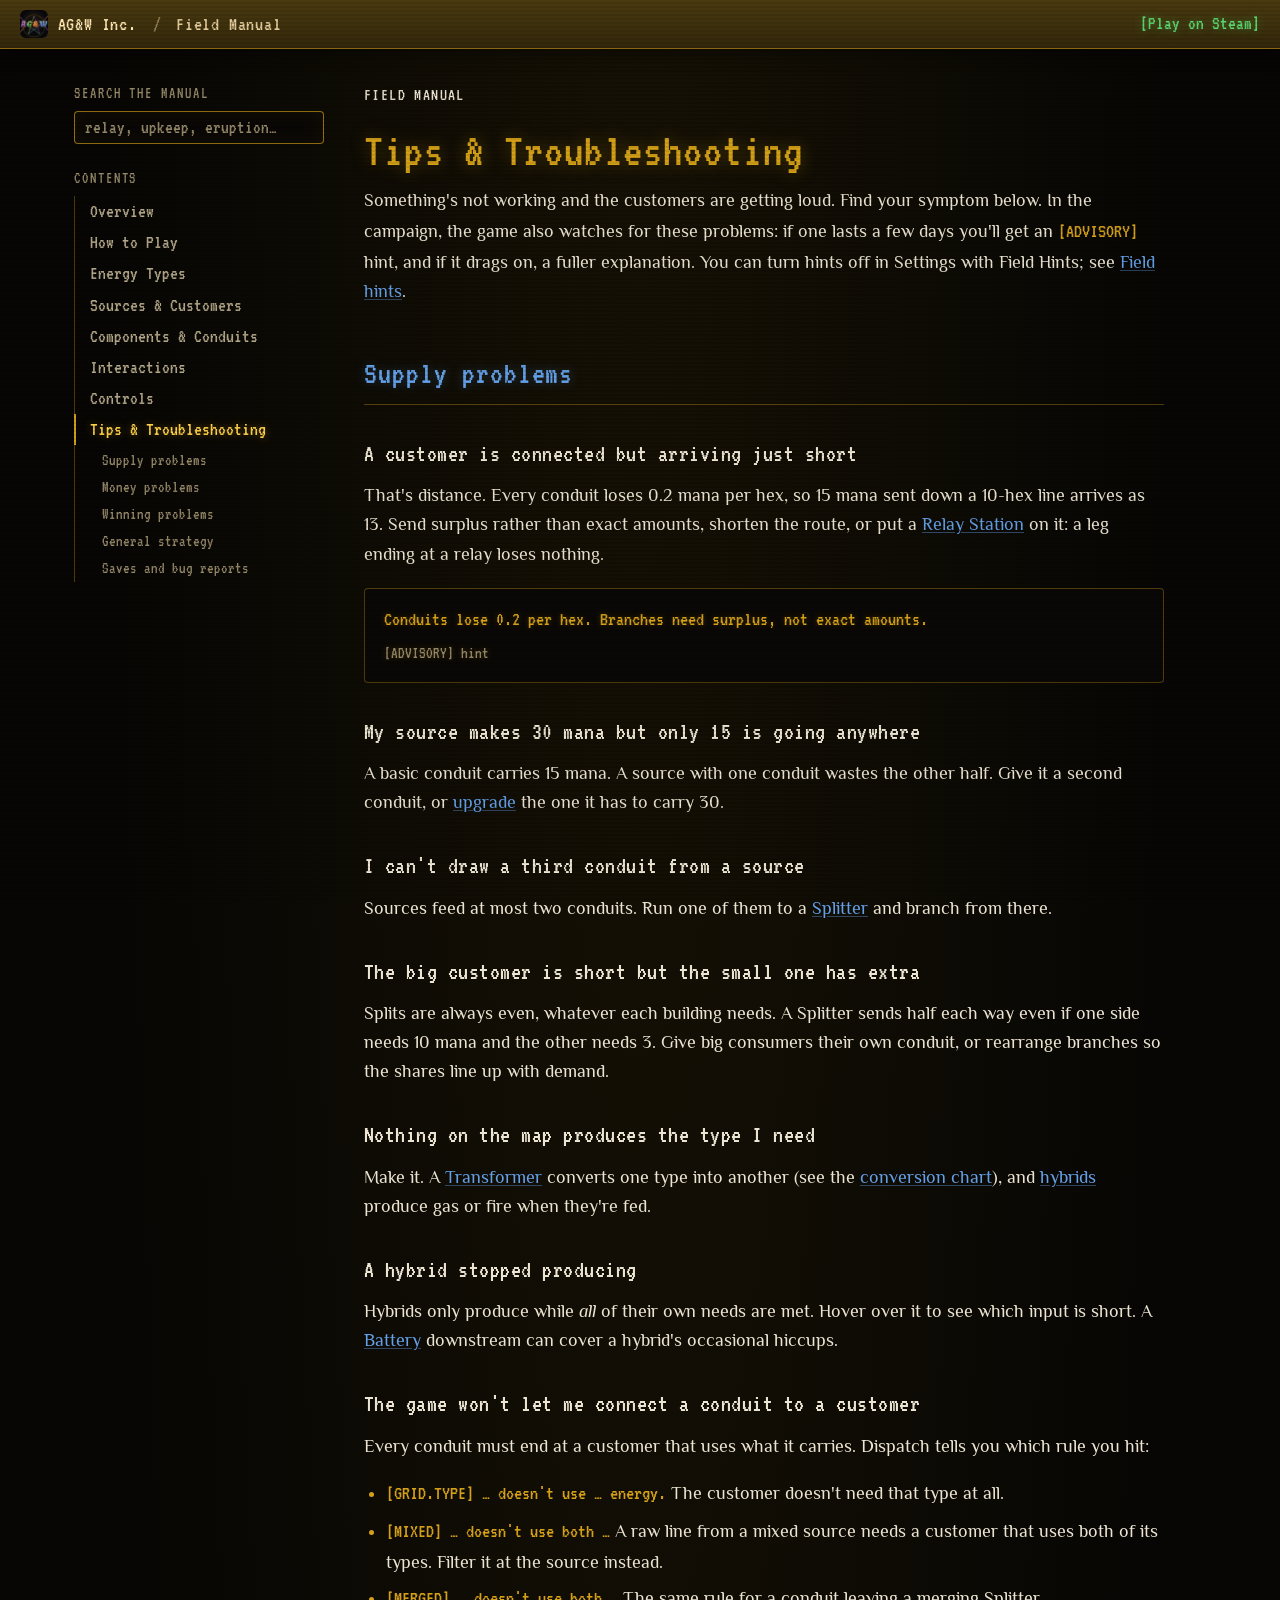
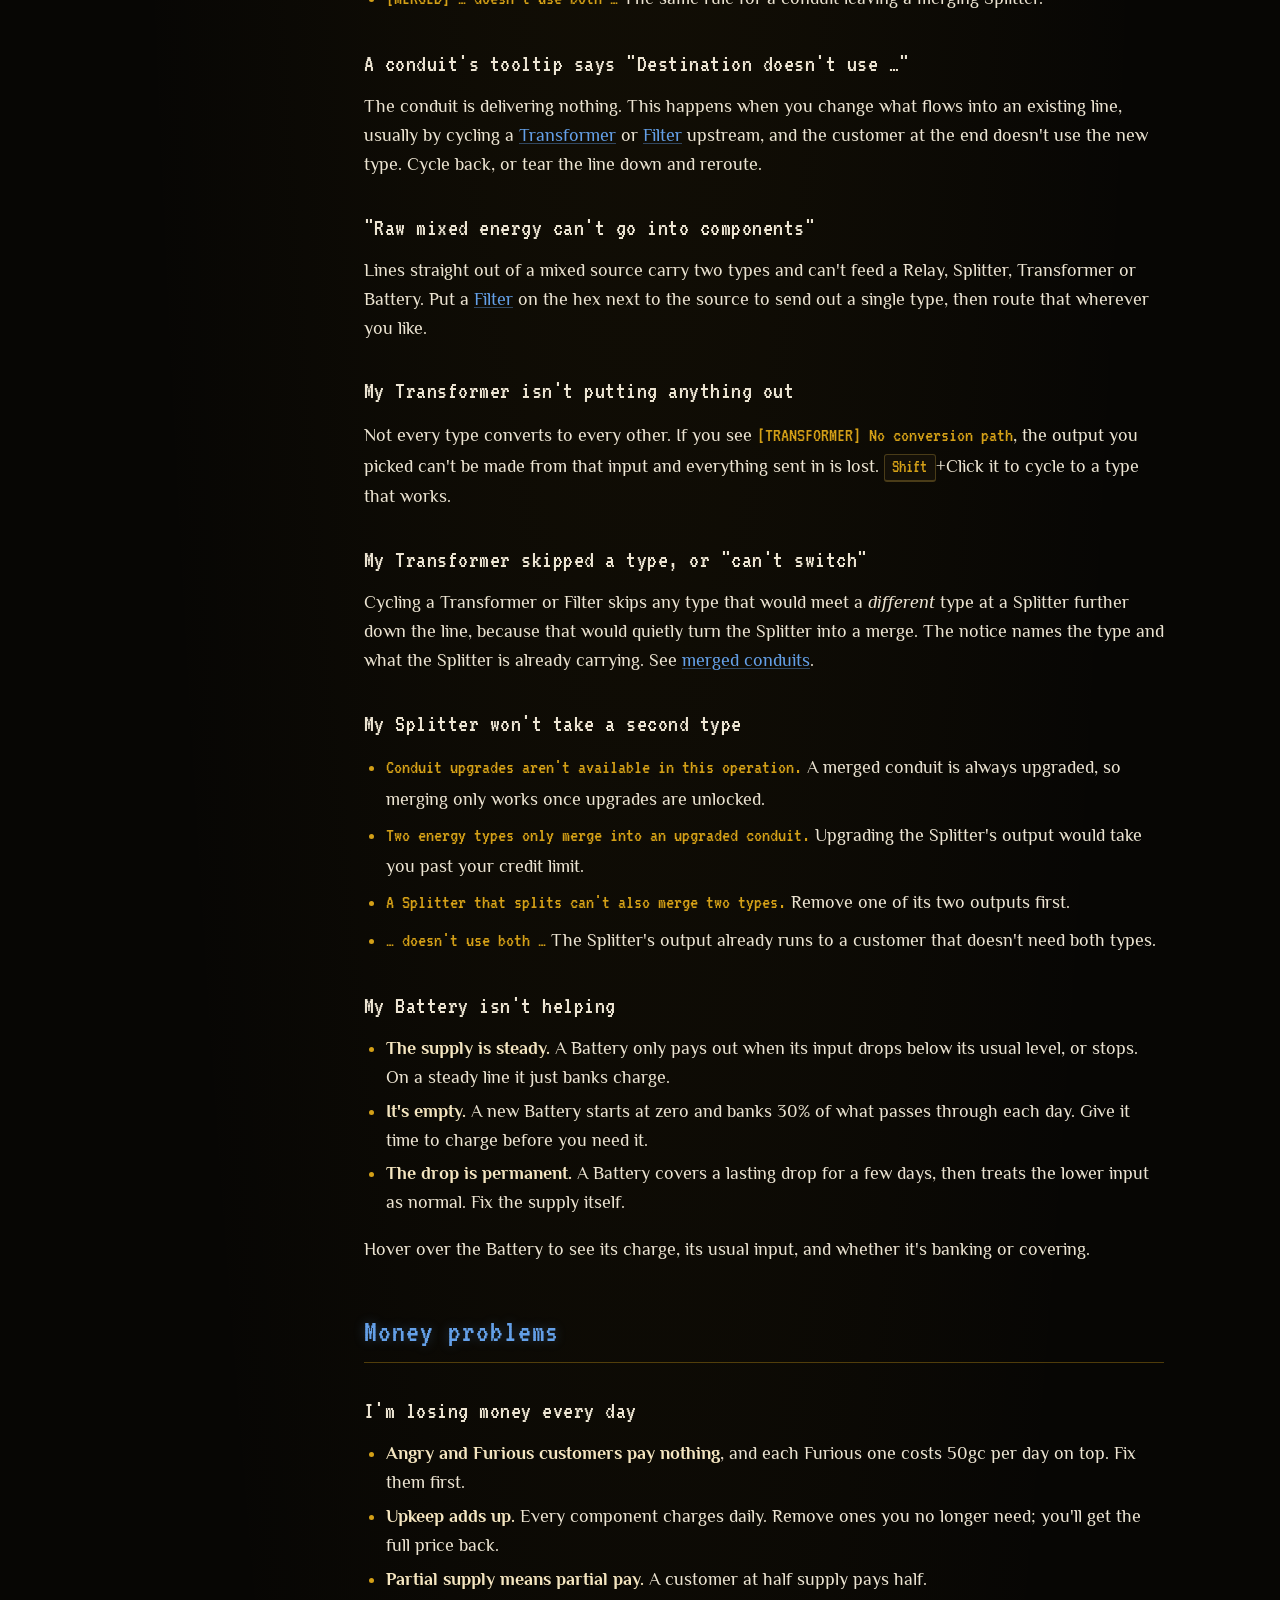
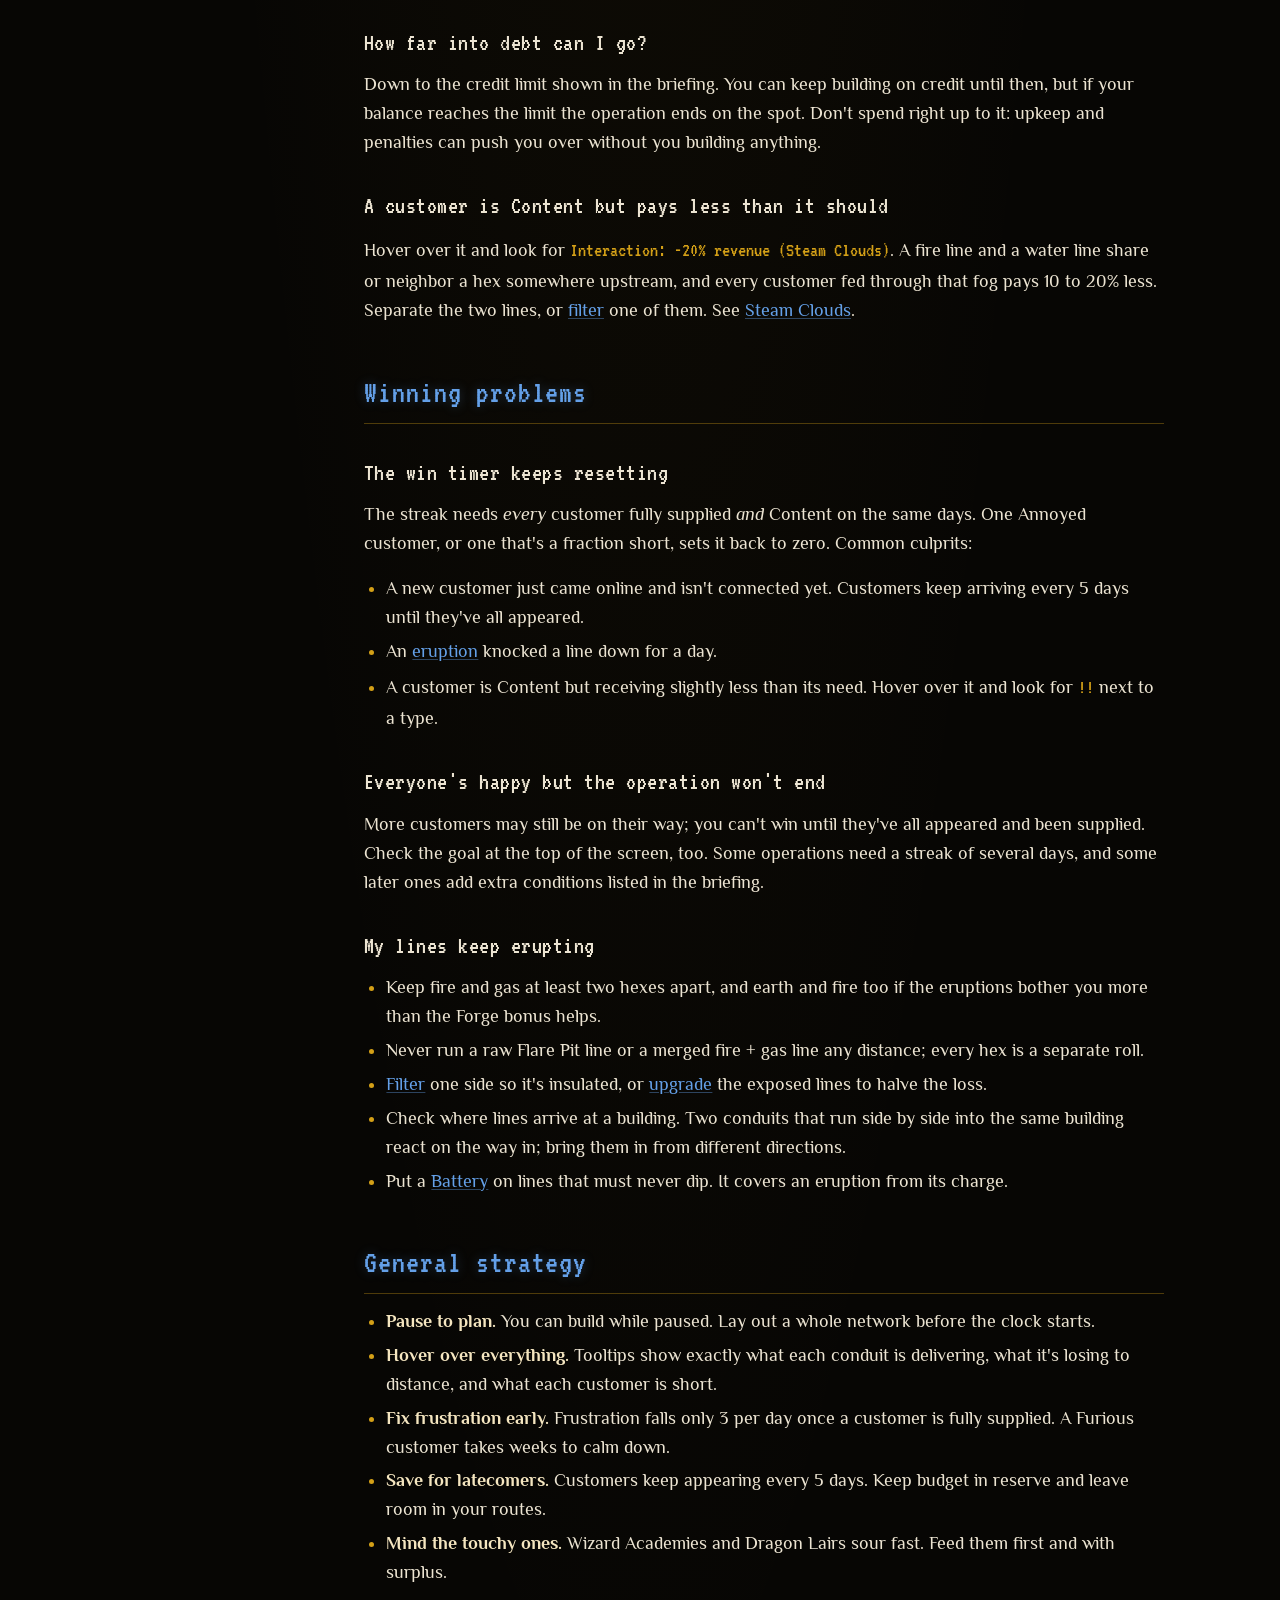
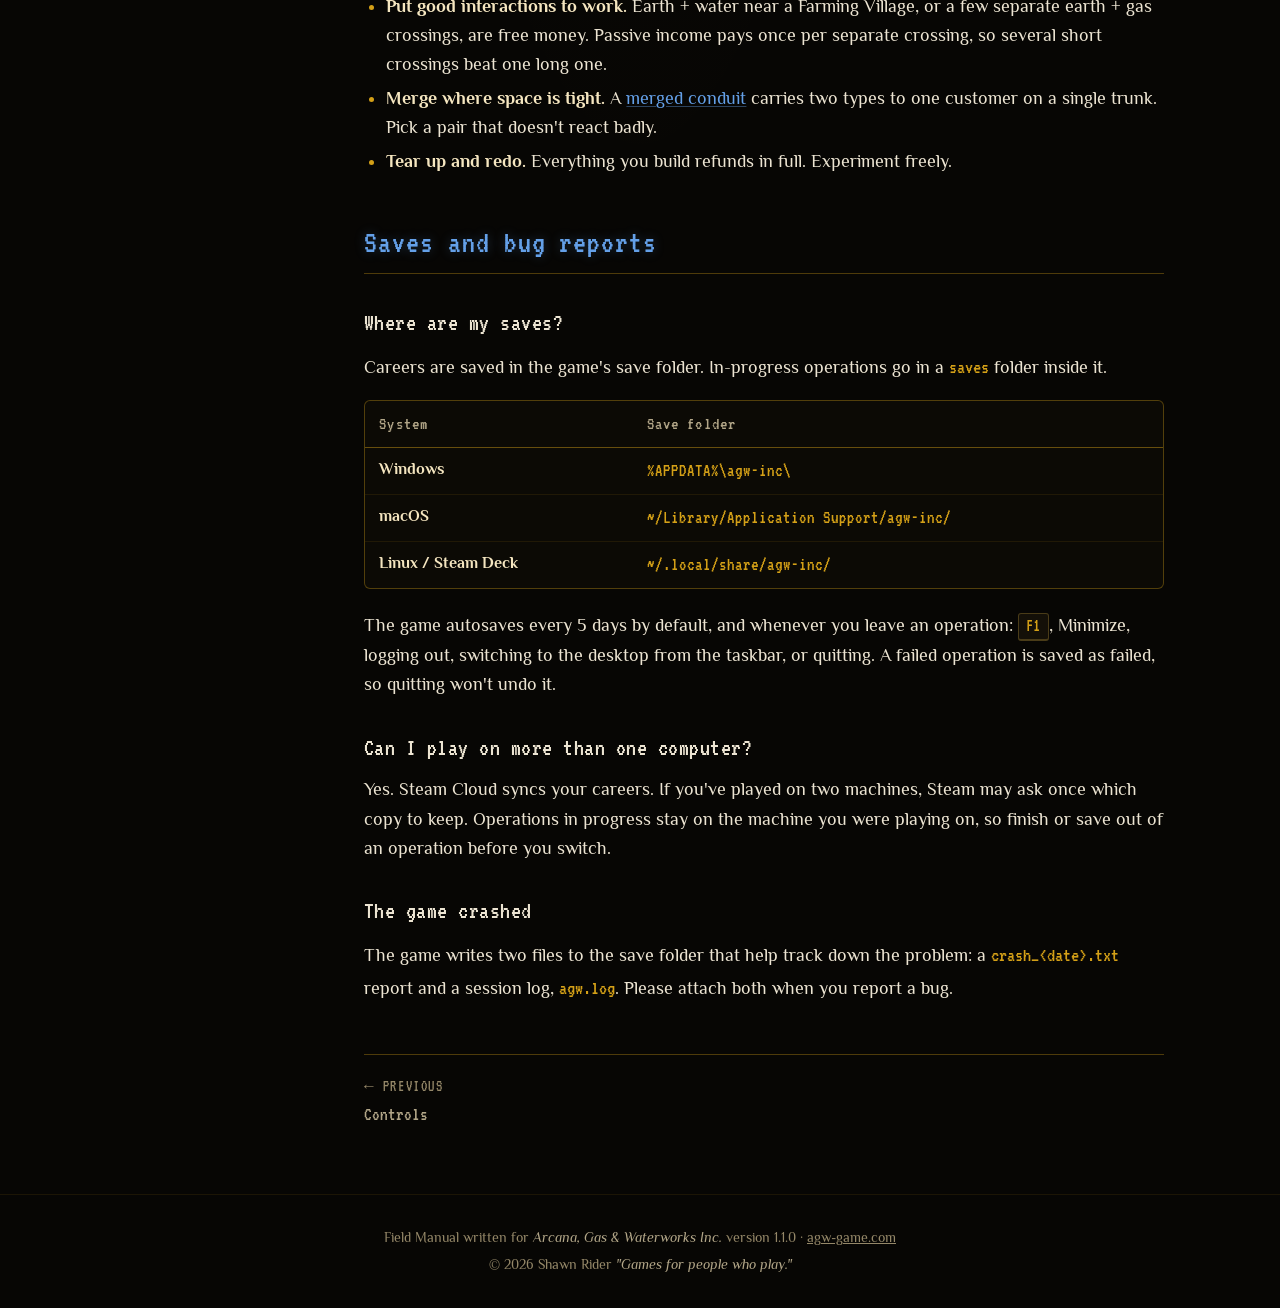
<file: src/field-manual/tips.html>
<!DOCTYPE html>
<html lang="en">
<head>
  <meta charset="UTF-8">
  <meta name="viewport" content="width=device-width, initial-scale=1.0">
  <title>Tips & Troubleshooting — AG&amp;W Field Manual</title>
  <meta name="description" content="Fixes for common AG&amp;W Inc. problems: customers arriving short, eruptions, money trouble, resetting win timers, and more.">
  <meta property="og:title" content="Tips & Troubleshooting — AG&amp;W Field Manual">
  <meta property="og:description" content="Fixes for common AG&amp;W Inc. problems: customers arriving short, eruptions, money trouble, resetting win timers, and more.">
  <meta property="og:image" content="https://agw-game.com/assets/images/capsule-header.png">
  <meta property="og:type" content="website">
  <meta property="og:url" content="https://agw-game.com/field-manual/tips.html">
  <link rel="icon" type="image/png" href="../assets/images/icon.png">
  <link rel="preconnect" href="https://fonts.googleapis.com">
  <link rel="preconnect" href="https://fonts.gstatic.com" crossorigin>
  <link href="https://fonts.googleapis.com/css2?family=VT323&family=Almendra:wght@400;700&family=Philosopher:ital,wght@0,400;0,700;1,400&display=swap" rel="stylesheet">
  <link rel="stylesheet" href="../style.css">
  <link rel="stylesheet" href="field-manual.css">
</head>
<body class="fm">
  <a class="skip-link" href="#main">Skip to content</a>
  <div class="scanlines" aria-hidden="true"></div>

  <header class="fm-topbar">
    <a class="fm-home" href="../"><img src="../assets/images/icon.png" alt="" width="28" height="28">AG&amp;W Inc.</a>
    <a class="fm-topbar-title" href="./">Field Manual</a>
    <a class="fm-steam" href="https://store.steampowered.com/app/4476220/Arcana_Gas__Waterworks_Inc/" target="_blank" rel="noopener">[Play on Steam]</a>
    <button class="fm-menu-btn" type="button" aria-expanded="false" aria-controls="fm-sidebar">Contents</button>
  </header>

  <div class="fm-layout">
    <aside class="fm-sidebar" id="fm-sidebar">
      <div class="fm-search" role="search">
        <label for="fm-search-input">Search the manual</label>
        <input id="fm-search-input" type="search" placeholder="relay, upkeep, eruption…" autocomplete="off" spellcheck="false">
        <ul class="fm-results" id="fm-search-results" aria-label="Search results" hidden></ul>
        <p class="sr-only" id="fm-search-status" aria-live="polite"></p>
      </div>
      <nav class="fm-nav" aria-label="Field Manual">
        <p class="fm-nav-heading">Contents</p>
        <ol>
          <li><a href="index.html">Overview</a></li>
          <li><a href="how-to-play.html">How to Play</a></li>
          <li><a href="mana.html">Energy Types</a></li>
          <li><a href="buildings.html">Sources &amp; Customers</a></li>
          <li><a href="components.html">Components &amp; Conduits</a></li>
          <li><a href="interactions.html">Interactions</a></li>
          <li><a href="controls.html">Controls</a></li>
          <li><a href="tips.html" aria-current="page">Tips &amp; Troubleshooting</a></li>
        </ol>
      </nav>
    </aside>

    <main class="fm-content" id="main" tabindex="-1">
      <p class="fm-crumb">Field Manual</p>
      <h1>Tips &amp; Troubleshooting</h1>
      <p class="fm-lede">Something's not working and the customers are getting loud. Find your symptom below. In the campaign, the game also watches for these problems: if one lasts a few days you'll get an <code>[ADVISORY]</code> hint, and if it drags on, a fuller explanation. You can turn hints off in Settings with Field Hints; see <a href="how-to-play.html#hints">Field hints</a>.</p>

      <h2 id="supply-problems">Supply problems</h2>

      <h3 id="arriving-short" data-keywords="short missing not enough deficit dissipation surplus">A customer is connected but arriving just short</h3>
      <p>That's distance. Every conduit loses 0.2 mana per hex, so 15 mana sent down a 10-hex line arrives as 13. Send surplus rather than exact amounts, shorten the route, or put a <a href="components.html#relay-station">Relay Station</a> on it: a leg ending at a relay loses nothing.</p>
      <blockquote class="fm-memo"><p>Conduits lose 0.2 per hex. Branches need surplus, not exact amounts.</p><cite>[ADVISORY] hint</cite></blockquote>

      <h3 id="source-only-15" data-keywords="30 15 half single conduit wasted">My source makes 30 mana but only 15 is going anywhere</h3>
      <p>A basic conduit carries 15 mana. A source with one conduit wastes the other half. Give it a second conduit, or <a href="components.html#upgraded-conduits">upgrade</a> the one it has to carry 30.</p>

      <h3 id="third-conduit" data-keywords="source limit two conduits fan out">I can't draw a third conduit from a source</h3>
      <p>Sources feed at most two conduits. Run one of them to a <a href="components.html#splitter">Splitter</a> and branch from there.</p>

      <h3 id="uneven-split" data-keywords="split even 50/50 big customer">The big customer is short but the small one has extra</h3>
      <p>Splits are always even, whatever each building needs. A Splitter sends half each way even if one side needs 10 mana and the other needs 3. Give big consumers their own conduit, or rearrange branches so the shares line up with demand.</p>

      <h3 id="no-source" data-keywords="nothing produces missing type transformer hybrid">Nothing on the map produces the type I need</h3>
      <p>Make it. A <a href="components.html#transformer">Transformer</a> converts one type into another (see the <a href="mana.html#conversion-chart">conversion chart</a>), and <a href="buildings.html#hybrids">hybrids</a> produce gas or fire when they're fed.</p>

      <h3 id="hybrid-stopped" data-keywords="hybrid not producing forge mushroom dragon">A hybrid stopped producing</h3>
      <p>Hybrids only produce while <em>all</em> of their own needs are met. Hover over it to see which input is short. A <a href="components.html#battery">Battery</a> downstream can cover a hybrid's occasional hiccups.</p>

      <h3 id="cant-connect" data-keywords="doesn't use energy type refused grid.type mixed merged both">The game won't let me connect a conduit to a customer</h3>
      <p>Every conduit must end at a customer that uses what it carries. Dispatch tells you which rule you hit:</p>
      <ul>
        <li><code>[GRID.TYPE] … doesn't use … energy.</code> The customer doesn't need that type at all.</li>
        <li><code>[MIXED] … doesn't use both …</code> A raw line from a mixed source needs a customer that uses both of its types. Filter it at the source instead.</li>
        <li><code>[MERGED] … doesn't use both …</code> The same rule for a conduit leaving a merging Splitter.</li>
      </ul>

      <h3 id="destination-doesnt-use" data-keywords="destination doesn't use tooltip nothing delivered transformer cycled">A conduit's tooltip says "Destination doesn't use …"</h3>
      <p>The conduit is delivering nothing. This happens when you change what flows into an existing line, usually by cycling a <a href="components.html#transformer">Transformer</a> or <a href="components.html#filter">Filter</a> upstream, and the customer at the end doesn't use the new type. Cycle back, or tear the line down and reroute.</p>

      <h3 id="mixed-into-component" data-keywords="raw mixed component filter refused">"Raw mixed energy can't go into components"</h3>
      <p>Lines straight out of a mixed source carry two types and can't feed a Relay, Splitter, Transformer or Battery. Put a <a href="components.html#filter">Filter</a> on the hex next to the source to send out a single type, then route that wherever you like.</p>

      <h3 id="transformer-nothing" data-keywords="transformer no output lost conversion path">My Transformer isn't putting anything out</h3>
      <p>Not every type converts to every other. If you see <code>[TRANSFORMER] No conversion path</code>, the output you picked can't be made from that input and everything sent in is lost. <kbd>Shift</kbd>+Click it to cycle to a type that works.</p>

      <h3 id="transformer-skipped" data-keywords="transformer filter skipped can't switch splitter downstream">My Transformer skipped a type, or "can't switch"</h3>
      <p>Cycling a Transformer or Filter skips any type that would meet a <em>different</em> type at a Splitter further down the line, because that would quietly turn the Splitter into a merge. The notice names the type and what the Splitter is already carrying. See <a href="components.html#merged-conduits">merged conduits</a>.</p>

      <h3 id="cant-merge" data-keywords="splitter merge two types refused upgraded credit">My Splitter won't take a second type</h3>
      <ul>
        <li><code>Conduit upgrades aren't available in this operation.</code> A merged conduit is always upgraded, so merging only works once upgrades are unlocked.</li>
        <li><code>Two energy types only merge into an upgraded conduit.</code> Upgrading the Splitter's output would take you past your credit limit.</li>
        <li><code>A Splitter that splits can't also merge two types.</code> Remove one of its two outputs first.</li>
        <li><code>… doesn't use both …</code> The Splitter's output already runs to a customer that doesn't need both types.</li>
      </ul>

      <h3 id="battery-not-helping" data-keywords="battery not working empty charge usual input">My Battery isn't helping</h3>
      <ul>
        <li><strong>The supply is steady.</strong> A Battery only pays out when its input drops below its usual level, or stops. On a steady line it just banks charge.</li>
        <li><strong>It's empty.</strong> A new Battery starts at zero and banks 30% of what passes through each day. Give it time to charge before you need it.</li>
        <li><strong>The drop is permanent.</strong> A Battery covers a lasting drop for a few days, then treats the lower input as normal. Fix the supply itself.</li>
      </ul>
      <p>Hover over the Battery to see its charge, its usual input, and whether it's banking or covering.</p>

      <h2 id="money-problems">Money problems</h2>

      <h3 id="losing-money" data-keywords="budget broke debt money income negative">I'm losing money every day</h3>
      <ul>
        <li><strong>Angry and Furious customers pay nothing</strong>, and each Furious one costs 50gc per day on top. Fix them first.</li>
        <li><strong>Upkeep adds up.</strong> Every component charges daily. Remove ones you no longer need; you'll get the full price back.</li>
        <li><strong>Partial supply means partial pay.</strong> A customer at half supply pays half.</li>
      </ul>

      <h3 id="debt" data-keywords="debt limit audit fail credit">How far into debt can I go?</h3>
      <p>Down to the credit limit shown in the briefing. You can keep building on credit until then, but if your balance reaches the limit the operation ends on the spot. Don't spend right up to it: upkeep and penalties can push you over without you building anything.</p>

      <h3 id="fog-penalty" data-keywords="steam clouds fog revenue less pay penalty fire water">A customer is Content but pays less than it should</h3>
      <p>Hover over it and look for <code>Interaction: -20% revenue (Steam Clouds)</code>. A fire line and a water line share or neighbor a hex somewhere upstream, and every customer fed through that fog pays 10 to 20% less. Separate the two lines, or <a href="components.html#filter">filter</a> one of them. See <a href="interactions.html#steam-clouds">Steam Clouds</a>.</p>

      <h2 id="winning-problems">Winning problems</h2>

      <h3 id="streak-resets" data-keywords="win timer progress streak reset content days">The win timer keeps resetting</h3>
      <p>The streak needs <em>every</em> customer fully supplied <em>and</em> Content on the same days. One Annoyed customer, or one that's a fraction short, sets it back to zero. Common culprits:</p>
      <ul>
        <li>A new customer just came online and isn't connected yet. Customers keep arriving every 5 days until they've all appeared.</li>
        <li>An <a href="interactions.html#eruptions">eruption</a> knocked a line down for a day.</li>
        <li>A customer is Content but receiving slightly less than its need. Hover over it and look for <code>!!</code> next to a type.</li>
      </ul>

      <h3 id="cant-finish" data-keywords="all connected not winning waiting customers reveal">Everyone's happy but the operation won't end</h3>
      <p>More customers may still be on their way; you can't win until they've all appeared and been supplied. Check the goal at the top of the screen, too. Some operations need a streak of several days, and some later ones add extra conditions listed in the briefing.</p>

      <h3 id="eruptions-help" data-keywords="eruption explosion hazard losing mana fire gas">My lines keep erupting</h3>
      <ul>
        <li>Keep fire and gas at least two hexes apart, and earth and fire too if the eruptions bother you more than the Forge bonus helps.</li>
        <li>Never run a raw Flare Pit line or a merged fire + gas line any distance; every hex is a separate roll.</li>
        <li><a href="components.html#filter">Filter</a> one side so it's insulated, or <a href="components.html#upgraded-conduits">upgrade</a> the exposed lines to halve the loss.</li>
        <li>Check where lines arrive at a building. Two conduits that run side by side into the same building react on the way in; bring them in from different directions.</li>
        <li>Put a <a href="components.html#battery">Battery</a> on lines that must never dip. It covers an eruption from its charge.</li>
      </ul>

      <h2 id="strategy">General strategy</h2>
      <ul>
        <li><strong>Pause to plan.</strong> You can build while paused. Lay out a whole network before the clock starts.</li>
        <li><strong>Hover over everything.</strong> Tooltips show exactly what each conduit is delivering, what it's losing to distance, and what each customer is short.</li>
        <li><strong>Fix frustration early.</strong> Frustration falls only 3 per day once a customer is fully supplied. A Furious customer takes weeks to calm down.</li>
        <li><strong>Save for latecomers.</strong> Customers keep appearing every 5 days. Keep budget in reserve and leave room in your routes.</li>
        <li><strong>Mind the touchy ones.</strong> Wizard Academies and Dragon Lairs sour fast. Feed them first and with surplus.</li>
        <li><strong>Put good interactions to work.</strong> Earth + water near a Farming Village, or a few separate earth + gas crossings, are free money. Passive income pays once per separate crossing, so several short crossings beat one long one.</li>
        <li><strong>Merge where space is tight.</strong> A <a href="components.html#merged-conduits">merged conduit</a> carries two types to one customer on a single trunk. Pick a pair that doesn't react badly.</li>
        <li><strong>Tear up and redo.</strong> Everything you build refunds in full. Experiment freely.</li>
      </ul>

      <h2 id="saves">Saves and bug reports</h2>

      <h3 id="save-folder" data-keywords="save folder location career files where">Where are my saves?</h3>
      <p>Careers are saved in the game's save folder. In-progress operations go in a <code>saves</code> folder inside it.</p>
      <div class="fm-table-wrap">
        <table class="fm-table">
          <thead><tr><th>System</th><th>Save folder</th></tr></thead>
          <tbody>
            <tr><th scope="row">Windows</th><td><code>%APPDATA%\agw-inc\</code></td></tr>
            <tr><th scope="row">macOS</th><td><code>~/Library/Application Support/agw-inc/</code></td></tr>
            <tr><th scope="row">Linux / Steam Deck</th><td><code>~/.local/share/agw-inc/</code></td></tr>
          </tbody>
        </table>
      </div>
      <p>The game autosaves every 5 days by default, and whenever you leave an operation: <kbd>F1</kbd>, Minimize, logging out, switching to the desktop from the taskbar, or quitting. A failed operation is saved as failed, so quitting won't undo it.</p>

      <h3 id="steam-cloud" data-keywords="steam cloud sync two computers deck">Can I play on more than one computer?</h3>
      <p>Yes. Steam Cloud syncs your careers. If you've played on two machines, Steam may ask once which copy to keep. Operations in progress stay on the machine you were playing on, so finish or save out of an operation before you switch.</p>

      <h3 id="crash" data-keywords="crash bug report log agw.log crash file">The game crashed</h3>
      <p>The game writes two files to the save folder that help track down the problem: a <code>crash_&lt;date&gt;.txt</code> report and a session log, <code>agw.log</code>. Please attach both when you report a bug.</p>
      <nav class="fm-pager" aria-label="Previous and next page">
        <a class="prev" href="controls.html"><span>&larr; Previous</span>Controls</a>
      </nav>
    </main>
  </div>

  <footer class="site-footer">
    <p>Field Manual written for <em>Arcana, Gas &amp; Waterworks Inc.</em> version 1.1.0 &middot; <a href="../">agw-game.com</a></p>
    <p>&copy; 2026 Shawn Rider <em>"Games for people who play."</em></p>
  </footer>

  <script src="field-manual.js"></script>
</body>
</html>
</file>
<file: src/style.css>
/* ============================================================
   AG&W Inc. — Scrying Terminal Theme (amber on black)
   ============================================================ */

/* --- Reset & Base --- */
*, *::before, *::after { box-sizing: border-box; margin: 0; padding: 0; }

:root {
  /* Game palette */
  --gold: #D4A017;
  --amber: #C9A227;
  --purple: #9933FF;
  --purple-dim: #6B21A8;
  --green-term: #4DFF4D;
  --fire-red: #FF4444;
  --water-blue: #4488FF;
  --earth-green: #44DD44;
  --gas-yellow: #AADD44;
  --logo-blue: #64A0E8;
  --logo-green: #5CD66E;
  --logo-purple: #AA6ACF;

  /* UI colors */
  --bg-deep: #070604;
  --bg-section: #0C0A06;
  --bg-card: rgba(24, 19, 10, 0.7);
  --text-primary: #ECE4D2;
  --text-secondary: #B2A688;
  --text-dim: #948768;  /* 4.5:1+ on every page and panel background (WCAG 1.4.3) */
  --border-glow: rgba(212, 160, 23, 0.3);

  /* Typography */
  --font-body: 'Philosopher', Georgia, serif;
  --font-display: 'VT323', monospace;
  --font-logo: 'Almendra', serif;
}

html {
  scroll-behavior: smooth;
  background: var(--bg-deep);
}

body {
  font-family: var(--font-body);
  color: var(--text-primary);
  background: var(--bg-deep);
  line-height: 1.6;
  overflow-x: hidden;
  -webkit-font-smoothing: antialiased;
}

/* --- Background Canvas --- */
#bg-canvas {
  position: fixed;
  inset: 0;
  width: 100%;
  height: 100%;
  z-index: 0;
  pointer-events: none;
}

/* --- Scanline Overlay --- */
.scanlines {
  position: fixed;
  inset: 0;
  z-index: 1;
  pointer-events: none;
  background: repeating-linear-gradient(
    to bottom,
    transparent 0px,
    transparent 2px,
    rgba(0, 0, 0, 0.08) 2px,
    rgba(0, 0, 0, 0.08) 4px
  );
}

/* --- Release Banner (styled like the in-game scrying terminal) --- */
.demo-banner {
  display: flex;
  align-items: center;
  justify-content: center;
  gap: 0.6rem 1rem;
  flex-wrap: wrap;
  position: relative;
  z-index: 10;
  padding: 0.55rem 1.2rem;
  text-decoration: none;
  text-align: center;
  background: #0A0806;
  border-bottom: 1px solid rgba(212, 160, 23, 0.55);
  box-shadow: 0 2px 18px rgba(212, 160, 23, 0.18), inset 0 0 40px rgba(212, 160, 23, 0.06);
  font-family: var(--font-display);
  letter-spacing: 0.05em;
  overflow: hidden;
}

/* scanlines + faint phosphor bloom */
.demo-banner::before {
  content: '';
  position: absolute;
  inset: 0;
  pointer-events: none;
  background:
    repeating-linear-gradient(
      to bottom,
      rgba(0, 0, 0, 0) 0px,
      rgba(0, 0, 0, 0) 2px,
      rgba(0, 0, 0, 0.45) 2px,
      rgba(0, 0, 0, 0.45) 3px
    ),
    radial-gradient(ellipse at center, rgba(212, 160, 23, 0.12) 0%, transparent 70%);
}

.demo-banner > * { position: relative; }

.db-text {
  color: var(--gold);
  font-size: clamp(1.15rem, 2.6vw, 1.4rem);
  text-shadow: 0 0 6px rgba(212, 160, 23, 0.55);
}

.db-text strong {
  color: #FFD24A;
  font-weight: 400;
  text-shadow: 0 0 8px rgba(255, 210, 74, 0.7);
}

.db-text em { font-style: normal; }

.db-cta {
  color: var(--logo-green);
  font-size: clamp(1.15rem, 2.6vw, 1.4rem);
  text-shadow: 0 0 8px rgba(92, 214, 110, 0.6);
  white-space: nowrap;
  transition: color 0.2s ease, text-shadow 0.2s ease;
}

.demo-banner:hover .db-cta {
  color: #86F096;
  text-shadow: 0 0 12px rgba(134, 240, 150, 0.85);
}

.db-cursor {
  color: var(--gold);
  text-shadow: 0 0 6px rgba(212, 160, 23, 0.55);
  animation: dbblink 1.1s steps(1) infinite;
}

@keyframes dbblink {
  0%, 50% { opacity: 1; }
  50.01%, 100% { opacity: 0; }
}

@media (prefers-reduced-motion: reduce) {
  .db-cursor { animation: none; }
}

/* --- Layout --- */
main { position: relative; z-index: 2; }

.container {
  max-width: 1100px;
  margin: 0 auto;
  padding: 0 1.5rem;
}

.section {
  padding: 5rem 0;
}

/* --- Hero Section --- */
.hero {
  min-height: 100vh;
  display: flex;
  flex-direction: column;
  align-items: center;
  justify-content: center;
  position: relative;
  text-align: center;
  padding: 1rem 1.5rem 3.5rem;
}

.hero-glow {
  position: absolute;
  top: 30%;
  left: 50%;
  transform: translate(-50%, -50%);
  width: 600px;
  height: 600px;
  background: radial-gradient(circle, rgba(212, 160, 23, 0.15) 0%, rgba(212, 160, 23, 0.05) 40%, transparent 70%);
  border-radius: 50%;
  pointer-events: none;
  animation: glow-pulse 4s ease-in-out infinite;
}

@keyframes glow-pulse {
  0%, 100% { opacity: 0.6; transform: translate(-50%, -50%) scale(1); }
  50% { opacity: 1; transform: translate(-50%, -50%) scale(1.1); }
}

.hero-content {
  position: relative;
  z-index: 1;
}

.hero-logo {
  max-width: min(500px, 80vw);
  height: auto;
  margin-bottom: 0.5rem;
  filter: drop-shadow(0 0 40px rgba(212, 160, 23, 0.4)) drop-shadow(0 0 80px rgba(212, 160, 23, 0.2));
  animation: logo-float 6s ease-in-out infinite;
}

@keyframes logo-float {
  0%, 100% { transform: translateY(0); }
  50% { transform: translateY(-8px); }
}

.hero-video {
  width: min(560px, 90vw);
  aspect-ratio: 16 / 9;
  margin: 0 auto 1rem;
  border: 1px solid var(--border-glow);
  border-radius: 6px;
  overflow: hidden;
  box-shadow: 0 0 30px rgba(212, 160, 23, 0.25), 0 0 60px rgba(212, 160, 23, 0.1);
}

.hero-video iframe {
  width: 100%;
  height: 100%;
  display: block;
}

.hero-tagline {
  font-family: var(--font-logo);
  font-weight: 700;
  font-size: clamp(1.8rem, 5vw, 3rem);
  color: var(--logo-green);
  text-shadow: 0 0 20px rgba(92, 214, 110, 0.45), 0 0 40px rgba(92, 214, 110, 0.18);
  margin-bottom: 0.6rem;
  letter-spacing: 0.02em;
  font-style: italic;
}

.hero-sub {
  color: var(--text-secondary);
  font-size: clamp(0.95rem, 2vw, 1.15rem);
  max-width: 560px;
  margin: 0 auto 1.2rem;
  line-height: 1.7;
}

.hero-ea {
  color: var(--text-dim);
  font-family: var(--font-display);
  font-size: 1.1rem;
  letter-spacing: 0.15em;
  text-transform: uppercase;
  margin-top: 0.5rem;
}

/* Scroll hint */
.scroll-hint {
  position: absolute;
  bottom: 2rem;
  left: 50%;
  transform: translateX(-50%);
  animation: bounce 2s ease-in-out infinite;
}

.scroll-arrow {
  font-size: 2rem;
  color: var(--text-dim);
}

@keyframes bounce {
  0%, 100% { transform: translateX(-50%) translateY(0); }
  50% { transform: translateX(-50%) translateY(10px); }
}

/* --- Buttons --- */
.btn {
  display: inline-flex;
  align-items: center;
  gap: 0.6rem;
  font-family: var(--font-body);
  font-weight: 600;
  font-size: 1.05rem;
  padding: 0.85rem 2rem;
  border: none;
  border-radius: 6px;
  cursor: pointer;
  text-decoration: none;
  transition: all 0.25s ease;
}

.btn-steam {
  background: linear-gradient(135deg, #1B2838 0%, #2A475E 100%);
  color: #C7D5E0;
  border: 1px solid rgba(199, 213, 224, 0.2);
  box-shadow: 0 0 20px rgba(27, 40, 56, 0.5), inset 0 1px 0 rgba(255, 255, 255, 0.05);
}

.btn-steam:hover {
  background: linear-gradient(135deg, #2A475E 0%, #3D6B8E 100%);
  color: #fff;
  border-color: rgba(199, 213, 224, 0.4);
  box-shadow: 0 0 30px rgba(42, 71, 94, 0.6), 0 4px 20px rgba(0, 0, 0, 0.3);
  transform: translateY(-2px);
}

.btn-demo {
  background: linear-gradient(135deg, #36A048 0%, #5CD66E 100%);
  color: #06140A;
  border: 1px solid rgba(140, 240, 155, 0.55);
  box-shadow: 0 0 25px rgba(92, 214, 110, 0.4), inset 0 1px 0 rgba(255, 255, 255, 0.18);
}

.btn-demo:hover {
  background: linear-gradient(135deg, #4CC05E 0%, #86F096 100%);
  color: #06140A;
  border-color: rgba(160, 250, 175, 0.8);
  box-shadow: 0 0 38px rgba(92, 214, 110, 0.6), 0 4px 20px rgba(0, 0, 0, 0.35);
  transform: translateY(-2px);
}

.btn-lg {
  font-size: 1.2rem;
  padding: 1rem 2.5rem;
}

.steam-icon {
  flex-shrink: 0;
}

.platform-icons {
  display: flex;
  gap: 1.2rem;
  justify-content: center;
  align-items: center;
  margin-bottom: 0.6rem;
  color: var(--text-dim);
}

.platform-icons svg {
  opacity: 0.5;
  transition: opacity 0.2s ease;
}

.platform-icons svg:hover {
  opacity: 0.85;
}

.cta-group {
  display: flex;
  gap: 1rem;
  justify-content: center;
  flex-wrap: wrap;
}

/* --- Section Titles --- */
.section-title {
  font-family: var(--font-display);
  font-size: clamp(1.6rem, 4vw, 2.2rem);
  text-align: center;
  color: var(--logo-blue);
  text-shadow: 0 0 15px rgba(100, 160, 232, 0.35);
  margin-bottom: 3rem;
  letter-spacing: 0.04em;
}

.glyph {
  color: var(--logo-purple);
  text-shadow: 0 0 10px rgba(170, 106, 207, 0.5);
}

/* --- About --- */
.about {
  background: linear-gradient(
    180deg,
    #0A0805 0%,
    #15110A 30%,
    #1A150B 50%,
    #15110A 70%,
    #0A0805 100%
  );
  position: relative;
  overflow: hidden;
}

/* magical edge glow — top */
.about::before {
  content: '';
  position: absolute;
  top: -1px;
  left: 0;
  right: 0;
  height: 3px;
  background: linear-gradient(
    90deg,
    transparent 0%,
    rgba(212, 160, 23, 0.15) 10%,
    rgba(212, 160, 23, 0.5) 30%,
    rgba(212, 160, 23, 0.6) 50%,
    rgba(212, 160, 23, 0.5) 70%,
    rgba(212, 160, 23, 0.15) 90%,
    transparent 100%
  );
  box-shadow:
    0 0 15px rgba(212, 160, 23, 0.3),
    0 0 40px rgba(212, 160, 23, 0.15);
}

/* magical edge glow — bottom */
.about::after {
  content: '';
  position: absolute;
  bottom: -1px;
  left: 0;
  right: 0;
  height: 3px;
  background: linear-gradient(
    90deg,
    transparent 0%,
    rgba(212, 160, 23, 0.15) 10%,
    rgba(212, 160, 23, 0.5) 30%,
    rgba(212, 160, 23, 0.6) 50%,
    rgba(212, 160, 23, 0.5) 70%,
    rgba(212, 160, 23, 0.15) 90%,
    transparent 100%
  );
  box-shadow:
    0 0 15px rgba(212, 160, 23, 0.3),
    0 0 40px rgba(212, 160, 23, 0.15);
}

.about-grid {
  display: grid;
  grid-template-columns: 1fr 1fr;
  gap: 3rem;
  align-items: start;
}

.about-text p {
  margin-bottom: 1.2rem;
  color: var(--text-secondary);
  font-size: 1.3rem;
  line-height: 1.5;
}

.about-text strong {
  color: var(--gold);
}

.about-text em {
  color: var(--text-primary);
}

.screenshot {
  width: 100%;
  border-radius: 8px;
  border: 1px solid var(--border-glow);
  box-shadow: 0 0 30px rgba(212, 160, 23, 0.15), 0 8px 32px rgba(0, 0, 0, 0.4);
  transition: transform 0.3s ease, box-shadow 0.3s ease;
}

.screenshot:hover {
  transform: scale(1.02);
  box-shadow: 0 0 50px rgba(212, 160, 23, 0.25), 0 12px 40px rgba(0, 0, 0, 0.5);
}

/* --- Features --- */
.features-grid {
  display: grid;
  grid-template-columns: repeat(2, 1fr);
  gap: 1.5rem;
}

.feature-card {
  background: var(--bg-card);
  border: 1px solid var(--border-glow);
  border-radius: 10px;
  padding: 1.8rem;
  transition: all 0.3s ease;
  position: relative;
  overflow: hidden;
  display: flex;
  gap: 1.4rem;
  align-items: flex-start;
}

.feature-card::before {
  content: '';
  position: absolute;
  top: 0;
  left: 0;
  right: 0;
  height: 2px;
  background: linear-gradient(90deg, transparent, #8A7020, var(--gold), #8A7020, transparent);
  opacity: 0;
  transition: opacity 0.3s ease;
}

.feature-card:hover {
  border-color: rgba(212, 160, 23, 0.5);
  transform: translateY(-3px);
  box-shadow: 0 8px 30px rgba(212, 160, 23, 0.15);
}

.feature-card:hover::before {
  opacity: 1;
}

.feature-icon {
  flex-shrink: 0;
  width: 56px;
  height: 56px;
  display: flex;
  align-items: center;
  justify-content: center;
  filter: drop-shadow(0 0 8px rgba(212, 160, 23, 0.3));
}

.feature-icon svg {
  display: block;
}

.feature-text {
  flex: 1;
  min-width: 0;
}

.feature-card h3 {
  font-family: var(--font-display);
  font-size: 1.4rem;
  color: var(--text-primary);
  margin-bottom: 0.5rem;
  letter-spacing: 0.02em;
  white-space: nowrap;
}

.feature-card p {
  color: var(--text-secondary);
  font-size: 1.1rem;
  line-height: 1.6;
}

/* --- Specs --- */
.specs { background: var(--bg-section); }

.specs-grid {
  display: grid;
  grid-template-columns: repeat(3, 1fr);
  gap: 1.5rem;
  text-align: center;
}

.spec-item {
  padding: 1.8rem 1.2rem;
  border: 1px solid rgba(212, 160, 23, 0.15);
  border-radius: 8px;
  background: var(--bg-card);
  transition: transform 0.3s ease, box-shadow 0.3s ease, border-color 0.3s ease;
}

.spec-item:hover {
  transform: translateY(-5px);
  border-color: rgba(212, 160, 23, 0.4);
  box-shadow:
    0 8px 25px rgba(212, 160, 23, 0.2),
    0 0 15px rgba(212, 160, 23, 0.15),
    0 0 40px rgba(212, 160, 23, 0.1),
    inset 0 0 20px rgba(212, 160, 23, 0.03);
}

.spec-label {
  display: block;
  font-family: var(--font-display);
  font-size: 1.15rem;
  color: var(--text-primary);
  text-transform: uppercase;
  letter-spacing: 0.12em;
  margin-bottom: 0.4rem;
  font-weight: 700;
}

.spec-value {
  display: block;
  font-family: var(--font-display);
  font-size: 3.2rem;
  color: var(--gold);
  text-shadow: 0 0 15px rgba(212, 160, 23, 0.3);
  line-height: 1.2;
}

.spec-desc {
  display: block;
  font-size: 1.05rem;
  color: var(--text-secondary);
  margin-top: 0.4rem;
  line-height: 1.4;
}

/* --- Field Manual callout --- */
.manual-callout {
  padding: 3rem 0;
}

.manual-card {
  display: flex;
  align-items: center;
  gap: 1.6rem;
  padding: 1.6rem 2rem;
  background: var(--bg-card);
  border: 1px solid rgba(212, 160, 23, 0.6);  /* clickable: 3.5:1+ */
  border-radius: 10px;
  text-decoration: none;
  transition: border-color 0.3s ease, transform 0.3s ease, box-shadow 0.3s ease;
}

.manual-card:hover {
  border-color: rgba(212, 160, 23, 0.6);
  transform: translateY(-3px);
  box-shadow: 0 8px 30px rgba(212, 160, 23, 0.15);
}

.manual-icon {
  flex-shrink: 0;
  filter: drop-shadow(0 0 8px rgba(212, 160, 23, 0.35));
}

.manual-text { flex: 1; min-width: 0; }

.manual-heading {
  font-family: var(--font-display);
  font-weight: 400;
  font-size: 1.8rem;
  color: var(--gold);
  text-shadow: 0 0 12px rgba(212, 160, 23, 0.35);
  letter-spacing: 0.03em;
  margin-bottom: 0.3rem;
}

.manual-text p {
  color: var(--text-secondary);
  font-size: 1.1rem;
  line-height: 1.6;
}

.manual-cta {
  flex-shrink: 0;
  font-family: var(--font-display);
  font-size: 1.35rem;
  color: var(--logo-green);
  text-shadow: 0 0 8px rgba(92, 214, 110, 0.6);
  white-space: nowrap;
}

.manual-card:hover .manual-cta { color: #86F096; }

.footer-links { margin-bottom: 0.4rem; }

.footer-links a {
  color: var(--text-secondary);
  font-family: var(--font-display);
  font-size: 1.15rem;
  letter-spacing: 0.04em;
  text-decoration: none;
}

.footer-links a:hover { color: var(--gold); }

@media (max-width: 700px) {
  .manual-card {
    flex-direction: column;
    text-align: center;
    padding: 1.5rem 1.2rem;
  }
}

/* --- Bottom CTA --- */
.cta-section {
  padding: 6rem 0;
}

.cta-bottom {
  text-align: center;
}

.cta-icon {
  border-radius: 20px;
  margin-bottom: 1.5rem;
  filter: drop-shadow(0 0 25px rgba(212, 160, 23, 0.3));
}

.cta-heading {
  font-family: var(--font-display);
  font-size: clamp(1.4rem, 3.5vw, 2rem);
  color: var(--text-primary);
  margin-bottom: 2rem;
  line-height: 1.5;
}

.cta-sub {
  color: var(--text-dim);
  font-size: 0.9rem;
  margin-top: 1.2rem;
  letter-spacing: 0.05em;
}

/* --- The Trevor Project --- */
.trevor-section {
  padding: 3rem 0 4rem;
  border-top: 1px solid rgba(212, 160, 23, 0.1);
}

.trevor {
  max-width: 680px;
  color: var(--text-secondary);
  font-size: 0.95rem;
  line-height: 1.65;
}

.trevor p { margin-bottom: 1rem; }

.trevor a {
  color: var(--text-primary);
  text-decoration: underline;
  text-decoration-color: rgba(212, 160, 23, 0.4);
  text-underline-offset: 0.2em;
}

.trevor a:hover { color: var(--gold); }

.trevor-heading {
  font-family: var(--font-display);
  font-size: 1.25rem;
  font-weight: normal;
  letter-spacing: 0.06em;
  text-transform: uppercase;
  color: var(--text-primary);
  text-align: center;
  margin-bottom: 1.25rem;
}

.trevor-quote {
  margin: 1.5rem 0 1.5rem 1.5rem;
  padding: 0.25rem 0 0.25rem 1.25rem;
  border-left: 3px solid rgba(212, 160, 23, 0.4);
}

.trevor-quote blockquote p {
  margin-bottom: 0.4rem;
  font-size: 1.05rem;
  font-style: italic;
  color: var(--text-primary);
}

.trevor-quote figcaption {
  color: var(--text-dim);
  font-size: 0.9rem;
}

.trevor-quote cite { font-style: normal; }

.trevor .trevor-quote figcaption a { color: var(--text-secondary); }

@media (max-width: 480px) {
  .trevor-quote { margin-left: 0; }
}

.trevor-contacts {
  list-style: none;
  padding: 0;
  margin: 0 0 1.25rem;
  display: flex;
  flex-wrap: wrap;
  gap: 0.4rem 1.5rem;
}

.trevor .trevor-love {
  margin-bottom: 0;
  color: var(--text-dim);
}

/* --- Footer --- */
.site-footer {
  text-align: center;
  padding: 2rem 1.5rem;
  color: var(--text-dim);
  font-size: 0.85rem;
  border-top: 1px solid rgba(212, 160, 23, 0.1);
}

.site-footer em {
  color: var(--text-secondary);
}

/* --- Responsive --- */
@media (max-width: 768px) {
  .about-grid {
    grid-template-columns: 1fr;
    gap: 2rem;
  }

  .about-image { order: -1; }

  .features-grid {
    grid-template-columns: 1fr;
  }

  .feature-card h3 {
    white-space: normal;
  }

  .specs-grid {
    grid-template-columns: repeat(2, 1fr);
  }

  .section { padding: 3.5rem 0; }
}

@media (max-width: 480px) {
  .specs-grid {
    grid-template-columns: 1fr 1fr;
  }

  .hero-logo {
    max-width: 90vw;
  }

  .btn { font-size: 0.95rem; padding: 0.75rem 1.5rem; }
}

/* --- Screenshot Carousel --- */
.carousel {
  position: relative;
  width: 100%;
  border-radius: 6px;
  overflow: hidden;
  border: 1px solid var(--border-glow);
  box-shadow: 0 0 20px rgba(212, 160, 23, 0.15);
}

.carousel-track {
  position: relative;
  width: 100%;
  aspect-ratio: 16 / 9;
  overflow: hidden;
}

.carousel-track img {
  width: 100%;
  height: 100%;
  object-fit: cover;
  display: block;
  position: absolute;
  top: 0;
  left: 0;
  transition: opacity 0.7s ease;
  z-index: 0;
}

/* --- Carousel hover bar --- */
.carousel-bar {
  position: absolute;
  bottom: 0.6rem;
  left: 50%;
  transform: translateX(-50%) translateY(4px);
  display: flex;
  align-items: center;
  gap: 0.6rem;
  background: rgba(8, 6, 3, 0.8);
  border: 1px solid var(--border-glow);
  border-radius: 6px;
  padding: 0.35rem 0.7rem;
  backdrop-filter: blur(6px);
  z-index: 10;
  opacity: 0;
  transition: opacity 0.25s ease, transform 0.25s ease;
  pointer-events: none;
}

.carousel:hover .carousel-bar,
.carousel:focus-within .carousel-bar {
  opacity: 1;
  transform: translateX(-50%) translateY(0);
  pointer-events: auto;
}

.carousel-btn {
  background: none;
  border: none;
  color: var(--text-primary);
  font-size: 1rem;
  cursor: pointer;
  padding: 0.25rem 0.45rem;
  border-radius: 4px;
  transition: background 0.2s, color 0.2s;
  line-height: 1;
}

.carousel-btn:hover {
  background: rgba(212, 160, 23, 0.3);
  color: var(--gold);
}

.carousel-zoom {
  margin-left: 0.3rem;
  font-size: 0.9rem;
}

.carousel-counter {
  color: var(--text-secondary);
  font-family: var(--font-display);
  font-size: 0.85rem;
  min-width: 2.5rem;
  text-align: center;
}

/* --- Lightbox --- */
.lightbox {
  position: fixed;
  inset: 0;
  z-index: 9999;
  display: flex;
  align-items: center;
  justify-content: center;
  opacity: 0;
  transition: opacity 0.3s ease;
  pointer-events: none;
}

.lightbox.open {
  opacity: 1;
  pointer-events: auto;
}

/* The closed viewer must leave the page entirely (display:flex above would
   otherwise override the hidden attribute and leave its buttons focusable) */
.lightbox[hidden] { display: none; }

.lightbox-backdrop {
  position: absolute;
  inset: 0;
  background: rgba(4, 3, 2, 0.92);
  backdrop-filter: blur(8px);
}

.lightbox-img {
  position: relative;
  max-width: 92vw;
  max-height: 85vh;
  object-fit: contain;
  border-radius: 4px;
  box-shadow: 0 0 60px rgba(212, 160, 23, 0.3);
}

.lightbox-bar {
  position: absolute;
  bottom: 1.5rem;
  left: 50%;
  transform: translateX(-50%);
  display: flex;
  align-items: center;
  gap: 1rem;
  background: rgba(12, 10, 5, 0.85);
  border: 1px solid var(--border-glow);
  border-radius: 8px;
  padding: 0.5rem 1rem;
  backdrop-filter: blur(6px);
}

.lightbox-btn {
  background: none;
  border: none;
  color: var(--text-primary);
  font-size: 1.3rem;
  cursor: pointer;
  padding: 0.3rem 0.6rem;
  border-radius: 4px;
  transition: background 0.2s, color 0.2s;
  line-height: 1;
}

.lightbox-btn:hover {
  background: rgba(212, 160, 23, 0.3);
  color: var(--gold);
}

.lightbox-close {
  margin-left: 0.5rem;
}

.lightbox-counter {
  color: var(--text-secondary);
  font-family: var(--font-display);
  font-size: 1rem;
  min-width: 3.5rem;
  text-align: center;
}

/* --- Fade-in animation --- */
.fade-in {
  opacity: 0;
  transform: translateY(20px);
  transition: opacity 0.6s ease, transform 0.6s ease;
}

.fade-in.visible {
  opacity: 1;
  transform: translateY(0);
}

/* ============================================================
   Music Section & WynnAmp Player
   ============================================================ */

.music-section {
  background: var(--bg-section);
}

.music-intro {
  text-align: center;
  color: var(--text-secondary);
  font-size: 1.15rem;
  line-height: 1.7;
  max-width: 700px;
  margin: 0 auto 2.5rem;
}

.music-intro strong {
  color: var(--gold);
  font-family: var(--font-display);
  font-size: 1.2em;
}

.music-intro em {
  color: var(--text-primary);
  font-style: italic;
}

.music-layout {
  display: grid;
  grid-template-columns: auto 1fr;
  gap: 3rem;
  align-items: start;
}

@media (max-width: 900px) {
  .music-layout {
    grid-template-columns: 1fr;
    justify-items: center;
  }
}

/* --- WynnAmp Player --- */
.wynnamp {
  width: 380px;
  max-width: 95vw;
  background: #0D0B08;
  border: 2px solid var(--wa-line-strong, #3A3020);
  border-radius: 4px;
  box-shadow:
    inset 0 1px 0 color-mix(in srgb, var(--wa-accent, #D4A017) 10%, transparent),
    0 0 20px color-mix(in srgb, var(--wa-accent, #D4A017) 8%, transparent),
    0 4px 30px rgba(0, 0, 0, 0.6);
  font-family: var(--font-display);
  color: var(--wa-accent-text, #D4A017);
  overflow: hidden;
  user-select: none;
}

/* title bar */
.wa-titlebar {
  display: flex;
  justify-content: space-between;
  align-items: center;
  padding: 6px 10px;
  background: linear-gradient(180deg, #1A1408 0%, #0D0B08 100%);
  border-bottom: 1px solid var(--wa-line, #2A2010);
  font-size: 13px;
  letter-spacing: 0.05em;
}

.wa-title-text {
  color: var(--wa-text, #C9A23A);
}

.wa-title-badge {
  font-family: inherit;
  border: 0;
  cursor: pointer;
  font-size: 11px;
  color: #0D0B08;
  background: var(--wa-badge, var(--wa-accent, #D4A017));
  transition: background 0.3s;
  padding: 3px 8px;
  border-radius: 2px;
  letter-spacing: 0.08em;
}

/* marquee */
.wa-marquee {
  padding: 4px 10px;
  overflow: hidden;
  white-space: nowrap;
  background: #080604;
  border-top: 1px solid var(--wa-line, #1A1408);
  border-bottom: 1px solid var(--wa-line, #1A1408);
  height: 26px;
}

.wa-marquee-inner {
  overflow: hidden;
  position: relative;
}

.wa-marquee-text {
  display: inline-block;
  font-size: 15px;
  color: var(--wa-accent-text, var(--wa-accent, #D4A017));
  animation: wa-scroll 12s linear infinite;
  padding-left: 100%;
}

/* Idle text, or animations paused: hold still and truncate */
.wa-marquee-text.wa-idle,
html.motion-paused .wa-marquee-text {
  animation: none;
  padding-left: 0;
  display: block;
  overflow: hidden;
  text-overflow: ellipsis;
}

@keyframes wa-scroll {
  0%   { transform: translateX(0); }
  100% { transform: translateX(-100%); }
}

/* visualization */
.wa-viz-container {
  position: relative;
  margin: 6px 10px;
  background: #080604;
  border: 1px solid var(--wa-line, #1A1408);
  border-radius: 2px;
  overflow: hidden;
}

.wa-viz {
  display: block;
  width: 100%;
  height: 64px;
}

/* transport buttons */
.wa-transport {
  display: flex;
  justify-content: center;
  gap: 4px;
  padding: 8px 10px 4px;
}

.wa-btn {
  width: 36px;
  height: 28px;
  background: linear-gradient(180deg, #1E1A10 0%, #141008 100%);
  border: 1px solid var(--wa-edge, #7A6228);  /* 3:1+ button boundary */
  border-radius: 3px;
  color: var(--wa-accent, #D4A017);
  font-size: 14px;
  cursor: pointer;
  display: flex;
  align-items: center;
  justify-content: center;
  transition: all 0.1s;
  font-family: inherit;
  line-height: 1;
}

.wa-btn:hover {
  background: linear-gradient(180deg, #2A2418 0%, #1E1A10 100%);
  border-color: var(--wa-accent, #D4A017);
  box-shadow: 0 0 8px var(--wa-glow, rgba(212, 160, 23, 0.3));
}

.wa-btn:active {
  background: #0A0806;
  transform: translateY(1px);
}

.wa-hidden {
  display: none !important;
}

/* seek bar */
.wa-seek-row {
  display: flex;
  align-items: center;
  gap: 8px;
  padding: 4px 10px;
  font-size: 13px;
}

.wa-time, .wa-duration {
  color: var(--wa-text, #C9A23A);
  min-width: 38px;
  text-align: center;
}

.wa-seek {
  flex: 1;
  height: 8px;
  background: #141008;
  border: 1px solid var(--wa-edge, #7A6228);  /* 3:1+ slider track */
  border-radius: 4px;
  position: relative;
  cursor: pointer;
  overflow: hidden;
}

.wa-seek-fill {
  height: 100%;
  background: linear-gradient(90deg, color-mix(in srgb, var(--wa-accent, #D4A017) 60%, #000), var(--wa-accent, #D4A017));
  border-radius: 4px;
  width: 0%;
  transition: width 0.1s linear;
}

.wa-seek-thumb {
  position: absolute;
  top: 50%;
  left: 0%;
  transform: translate(-50%, -50%);
  width: 12px;
  height: 12px;
  background: var(--wa-accent, #D4A017);
  border: 2px solid var(--wa-accent-bright, #FFD700);
  border-radius: 50%;
  box-shadow: 0 0 6px var(--wa-glow, rgba(212, 160, 23, 0.5));
  pointer-events: none;
}

/* volume row */
.wa-vol-row {
  display: flex;
  align-items: center;
  gap: 8px;
  padding: 2px 10px 6px;
  font-size: 12px;
}

.wa-vol-label {
  color: var(--wa-text, #C9A23A);
  font-size: 11px;
  letter-spacing: 0.1em;
}

.wa-vol-slider {
  flex: 1;
  height: 6px;
  background: #141008;
  border: 1px solid var(--wa-edge, #7A6228);  /* 3:1+ slider track */
  border-radius: 3px;
  position: relative;
  cursor: pointer;
  max-width: 100px;
  overflow: hidden;
}

.wa-vol-fill {
  height: 100%;
  background: linear-gradient(90deg, color-mix(in srgb, var(--wa-accent, #D4A017) 50%, #000), var(--wa-accent, #D4A017));
  border-radius: 3px;
  width: 75%;
}

.wa-status-mode {
  color: var(--wa-text, #C9A23A);
  font-size: 11px;
  letter-spacing: 0.1em;
  margin-left: auto;
}

/* playlist */
.wa-playlist {
  list-style: none;
  margin: 0;
  padding: 0;
  border-top: 1px solid var(--wa-line, #1A1408);
  background: #080604;
  max-height: 140px;
  overflow-y: auto;
  scrollbar-width: thin;
  scrollbar-color: var(--wa-line-strong, #3A3020) #080604;
}

.wa-playlist::-webkit-scrollbar {
  width: 6px;
}
.wa-playlist::-webkit-scrollbar-track {
  background: #080604;
}
.wa-playlist::-webkit-scrollbar-thumb {
  background: var(--wa-line-strong, #3A3020);
  border-radius: 3px;
}

.wa-track {
  display: block;
  width: 100%;
  text-align: left;
  background: none;
  border: 0;
  font: inherit;
  padding: 4px 10px;
  font-size: 13px;
  cursor: pointer;
  color: var(--wa-muted, #B8973A);
  transition: all 0.15s;
  white-space: nowrap;
  overflow: hidden;
  text-overflow: ellipsis;
}

.wa-track:hover {
  background: color-mix(in srgb, var(--wa-accent, #D4A017) 8%, transparent);
  color: var(--wa-accent, #D4A017);
}

.wa-track.wa-active {
  color: var(--wa-accent-bright, #FFD700);
  background: color-mix(in srgb, var(--wa-accent, #D4A017) 12%, transparent);
}

.wa-track.wa-active::before {
  content: '▸ ';
}

.wa-track-num {
  color: var(--wa-dim, #A08540);
  margin-right: 2px;
}

.wa-track-title {
  color: inherit;
}

.wa-track-artist {
  color: inherit;
}

/* --- Music Credits --- */
.music-credits {
  padding-top: 0.5rem;
}

.music-credits-heading {
  font-family: var(--font-display);
  font-size: 1.6rem;
  color: var(--gold);
  margin-bottom: 0.5rem;
  letter-spacing: 0.03em;
}

.music-credits-sub {
  color: var(--text-secondary);
  font-size: 1rem;
  line-height: 1.6;
  margin-bottom: 1.5rem;
}

.music-tracklist {
  display: flex;
  flex-direction: column;
}

.mt-group {
  padding: 0.9rem 0;
  border-bottom: 1px solid rgba(212, 160, 23, 0.1);
}

.mt-group:first-child { padding-top: 0; }
.mt-group:last-child { border-bottom: none; }

.mt-artist {
  font-family: var(--font-display);
  font-size: 1.3rem;
  font-weight: 400;
  letter-spacing: 0.03em;
}

.mt-artist a {
  color: var(--gold);
  text-decoration: none;
}

.mt-artist a:hover { color: #FFD24A; }

.mt-band {
  color: var(--text-dim);
  font-size: 0.9rem;
  font-style: italic;
}

.mt-tracks {
  margin: 0.35rem 0 0.4rem 1.4rem;
  color: var(--text-primary);
  font-size: 1rem;
  line-height: 1.6;
}

.mt-tracks li::marker {
  color: var(--text-dim);
  font-family: var(--font-display);
}

.mt-bandcamp {
  color: var(--logo-blue);
  font-family: var(--font-display);
  font-size: 1rem;
  text-decoration: none;
  letter-spacing: 0.03em;
}

.mt-bandcamp:hover { text-decoration: underline; }

.music-license {
  margin-top: 1.5rem;
  color: var(--text-dim);
  font-size: 0.85rem;
  font-style: italic;
}

/* --- Selection color --- */
::selection {
  background: rgba(212, 160, 23, 0.4);
  color: #fff;
}


/* ============================================================
   Accessibility (WCAG 2.2 AA)
   ============================================================ */

/* Text for screen readers only */
.sr-only {
  position: absolute !important;
  width: 1px;
  height: 1px;
  padding: 0;
  margin: -1px;
  overflow: hidden;
  clip: rect(0, 0, 0, 0);
  white-space: nowrap;
  border: 0;
}

/* Skip link: first stop on the keyboard, visible only when focused */
.skip-link {
  position: absolute;
  top: -100px;
  left: 1rem;
  z-index: 10000;
  padding: 0.5rem 1rem;
  background: var(--gold);
  color: var(--bg-deep);
  font-family: var(--font-display);
  font-size: 1.2rem;
  text-decoration: none;
  border-radius: 0 0 4px 4px;
}
.skip-link:focus { top: 0; }

main:focus { outline: none; }

/* One clear focus ring for every control */
a:focus-visible,
button:focus-visible,
input:focus-visible,
select:focus-visible,
textarea:focus-visible,
[tabindex]:focus-visible {
  outline: 2px solid #FFD24A;
  outline-offset: 2px;
  box-shadow: 0 0 0 4px rgba(7, 6, 4, 0.9);
}

/* Hero logo is the page's h1 */
.hero-title {
  margin: 0;
  font-size: inherit;
  line-height: 0;
}

/* Pause / play animations (WCAG 2.2.2) */
.motion-toggle {
  min-height: 32px;
  padding: 0.3rem 0.7rem;
  background: rgba(10, 8, 6, 0.92);
  color: var(--gold);
  border: 1px solid rgba(212, 160, 23, 0.6);
  border-radius: 4px;
  font-family: var(--font-display);
  font-size: 1rem;
  letter-spacing: 0.05em;
  cursor: pointer;
}
.motion-toggle:hover { background: #1A1408; color: #FFD24A; }
.footer-motion { margin-top: 0.5rem; }

/* Wide screens have empty margins: pin the toggle where it's always reachable */
@media (min-width: 1440px) {
  .motion-toggle {
    position: fixed;
    left: 0.75rem;
    bottom: 0.75rem;
    z-index: 50;
  }
}

/* Touch screens have no hover: keep the carousel controls visible */
@media (hover: none) {
  .carousel-bar {
    opacity: 1;
    transform: translateX(-50%) translateY(0);
    pointer-events: auto;
  }
}

.carousel-btn { min-width: 28px; min-height: 28px; }

/* Animations off: via the toggle, or the system setting (also covers no-JS) */
html.motion-paused { scroll-behavior: auto; }
html.motion-paused *,
html.motion-paused *::before,
html.motion-paused *::after {
  animation: none !important;
}
@media (prefers-reduced-motion: reduce) {
  html { scroll-behavior: auto; }
  *, *::before, *::after { animation: none !important; }
  .fade-in { opacity: 1; transform: none; transition: none; }
}
</file>
<file: src/field-manual/field-manual.css>
/* ============================================================
   AG&W Inc. — Field Manual
   Builds on ../style.css (tokens, fonts, buttons, footer).
   ============================================================ */

:root {
  /* Mana colors, taken from the game's Energy.types palette */
  --mana-arcana: #942BD4;
  --mana-fire:   #FF591A;
  --mana-water:  #3380FF;
  --mana-earth:  #33CC4D;
  --mana-gas:    #B3E633;

  /* Readable text tints of the same colors */
  --mana-arcana-text: #C58BF0;
  --mana-fire-text:   #FF8A5C;
  --mana-water-text:  #7FAEFF;
  --mana-earth-text:  #6EE07F;
  --mana-gas-text:    #CDEE73;

  /* Interaction kinds, as the in-game Field Manual colors them */
  --kind-beneficial: #33D94D;
  --kind-mixed:      #E6B333;
  --kind-hazard:     #E64D33;

  --fm-panel: rgba(14, 11, 6, 0.92);
  --fm-line: rgba(212, 160, 23, 0.35);        /* content boxes, about 2:1 */
  --fm-line-strong: rgba(212, 160, 23, 0.45);
  --fm-line-ui: rgba(212, 160, 23, 0.6);       /* clickable boundaries, 3.5:1+ (WCAG 1.4.11) */
  --fm-sidebar-w: 250px;
}

body.fm {
  background:
    radial-gradient(ellipse at 50% -10%, rgba(212, 160, 23, 0.08), transparent 60%),
    var(--bg-deep);
}

.fm .scanlines { z-index: 50; }

/* --- Top bar (the in-game window title bar) --- */
.fm-topbar {
  position: sticky;
  top: 0;
  z-index: 40;
  display: flex;
  align-items: center;
  gap: 1rem;
  padding: 0.5rem 1.25rem;
  background: linear-gradient(180deg, #4A3A10 0%, #33280B 100%);
  border-bottom: 1px solid var(--fm-line-strong);
  box-shadow: 0 2px 18px rgba(0, 0, 0, 0.5);
  font-family: var(--font-display);
}

.fm-home {
  display: flex;
  align-items: center;
  gap: 0.6rem;
  text-decoration: none;
  color: #FFE6B3;
  font-size: 1.25rem;
  letter-spacing: 0.04em;
  white-space: nowrap;
}

.fm-home img {
  width: 28px;
  height: 28px;
  border-radius: 6px;
}

.fm-home:hover { color: #fff; }

.fm .site-footer { position: relative; z-index: 2; }
.fm .site-footer p + p { margin-top: 0.3rem; }
.fm .site-footer a { color: inherit; }

.fm-topbar-title {
  text-decoration: none;
  color: #FFE6B3;
  font-size: 1.25rem;
  letter-spacing: 0.04em;
  opacity: 0.85;
  white-space: nowrap;
}

.fm-topbar-title::before {
  content: '/';
  margin-right: 0.9rem;
  opacity: 0.5;
}

.fm-topbar .fm-steam {
  margin-left: auto;
  color: var(--logo-green);
  text-decoration: none;
  font-size: 1.2rem;
  white-space: nowrap;
  text-shadow: 0 0 8px rgba(92, 214, 110, 0.5);
}

.fm-topbar .fm-steam:hover { color: #86F096; }

.fm-menu-btn {
  display: none;
  margin-left: auto;
  background: none;
  border: 1px solid var(--fm-line-ui);
  border-radius: 4px;
  color: #FFE6B3;
  font-family: var(--font-display);
  font-size: 1.15rem;
  padding: 0.1rem 0.7rem;
  cursor: pointer;
}

/* --- Layout --- */
.fm-layout {
  position: relative;
  z-index: 2;
  display: grid;
  grid-template-columns: var(--fm-sidebar-w) minmax(0, 1fr);
  gap: 2.5rem;
  max-width: 1180px;
  margin: 0 auto;
  padding: 2rem 1.5rem 4rem;
}

/* --- Sidebar --- */
.fm-sidebar {
  position: sticky;
  top: 4.25rem;
  align-self: start;
  max-height: calc(100vh - 5.5rem);
  overflow-y: auto;
  scrollbar-width: thin;
  scrollbar-color: #3A3020 transparent;
  font-family: var(--font-display);
}

.fm-search {
  position: relative;
  margin-bottom: 1.4rem;
}

.fm-search label {
  display: block;
  color: var(--text-dim);
  font-size: 1rem;
  letter-spacing: 0.12em;
  text-transform: uppercase;
  margin-bottom: 0.3rem;
}

.fm-search input {
  width: 100%;
  background: #0A0806;
  border: 1px solid rgba(212, 160, 23, 0.7); /* 3:1+ boundary (WCAG 1.4.11) */
  border-radius: 4px;
  color: var(--gold);
  font-family: var(--font-display);
  font-size: 1.2rem;
  padding: 0.35rem 0.6rem;
  outline: none;
  box-shadow: inset 0 0 18px rgba(212, 160, 23, 0.06);
}

.fm-search input::placeholder { color: var(--text-dim); }

.fm-search input:focus {
  border-color: var(--gold);
  box-shadow: 0 0 10px rgba(212, 160, 23, 0.25), inset 0 0 18px rgba(212, 160, 23, 0.08);
}

.fm-results {
  list-style: none;
  margin-top: 0.4rem;
  border: 1px solid var(--fm-line-ui);
  border-radius: 4px;
  background: #0A0806;
  max-height: 60vh;
  overflow-y: auto;
}

.fm-results[hidden] { display: none; }

.fm-results a {
  display: block;
  padding: 0.35rem 0.6rem;
  color: var(--text-primary);
  text-decoration: none;
  font-size: 1.1rem;
  line-height: 1.2;
  border-bottom: 1px solid rgba(212, 160, 23, 0.08);
}

.fm-results a small {
  display: block;
  color: var(--text-dim);
  font-size: 0.95rem;
}

.fm-results a:hover,
.fm-results a.active {
  background: rgba(212, 160, 23, 0.14);
  color: #FFD24A;
}

.fm-results .fm-noresult {
  padding: 0.45rem 0.6rem;
  color: var(--text-dim);
  font-size: 1.05rem;
}

.fm-nav-heading {
  color: var(--text-dim);
  font-size: 1rem;
  letter-spacing: 0.12em;
  text-transform: uppercase;
  margin: 0 0 0.3rem;
}

.fm-nav ol {
  list-style: none;
  border-left: 1px solid var(--fm-line);
}

.fm-nav li a {
  display: block;
  padding: 0.18rem 0 0.18rem 0.85rem;
  margin-left: -1px;
  border-left: 2px solid transparent;
  color: var(--text-secondary);
  text-decoration: none;
  font-size: 1.22rem;
  line-height: 1.3;
}

.fm-nav li a:hover { color: var(--gold); }

.fm-nav li a[aria-current="page"] {
  color: #FFD24A;
  border-left-color: var(--gold);
  text-shadow: 0 0 8px rgba(212, 160, 23, 0.45);
}

/* On-page section list, filled by field-manual.js */
.fm-nav ol ol {
  border-left: none;
  margin: 0.1rem 0 0.4rem;
}

.fm-nav ol ol a {
  font-size: 1.02rem;
  padding-left: 1.6rem;
  color: var(--text-dim);
}

.fm-nav ol ol a:hover { color: var(--text-secondary); }

/* --- Content --- */
.fm-content {
  min-width: 0;
  max-width: 800px;
}

.fm-crumb {
  font-family: var(--font-display);
  color: var(--text-dim);
  font-size: 1.1rem;
  letter-spacing: 0.08em;
  text-transform: uppercase;
  margin-bottom: 0.2rem;
}

.fm-content h1 {
  font-family: var(--font-display);
  font-weight: 400;
  font-size: clamp(2.2rem, 5vw, 3rem);
  line-height: 1.05;
  color: var(--gold);
  text-shadow: 0 0 18px rgba(212, 160, 23, 0.35);
  letter-spacing: 0.02em;
  margin-bottom: 0.6rem;
}

.fm-lede {
  font-size: 1.22rem;
  color: var(--text-secondary);
  line-height: 1.6;
  margin-bottom: 2rem;
}

.fm-content h2 {
  font-family: var(--font-display);
  font-weight: 400;
  font-size: 2rem;
  color: var(--logo-blue);
  text-shadow: 0 0 12px rgba(100, 160, 232, 0.3);
  letter-spacing: 0.03em;
  margin: 2.6rem 0 0.8rem;
  padding-bottom: 0.3rem;
  border-bottom: 1px solid var(--fm-line);
  scroll-margin-top: 4.5rem;
}

.fm-content h3 {
  font-family: var(--font-display);
  font-weight: 400;
  font-size: 1.55rem;
  color: var(--text-primary);
  letter-spacing: 0.02em;
  margin: 1.8rem 0 0.5rem;
  scroll-margin-top: 4.5rem;
}

.fm-content h4 {
  font-family: var(--font-display);
  font-weight: 400;
  font-size: 1.25rem;
  letter-spacing: 0.06em;
  text-transform: uppercase;
  color: var(--text-secondary);
  margin: 1rem 0 0.3rem;
}

.fm-content p,
.fm-content li {
  font-size: 1.1rem;
  line-height: 1.65;
  color: var(--text-primary);
}

.fm-content p { margin-bottom: 1rem; }

.fm-content ul,
.fm-content ol { margin: 0 0 1.1rem 1.4rem; }

.fm-content li { margin-bottom: 0.3rem; }

.fm-content li::marker { color: var(--gold); }

.fm-content a {
  color: var(--logo-blue);
  text-decoration-color: rgba(100, 160, 232, 0.4);
  text-underline-offset: 2px;
}

.fm-content a:hover { color: #9CC4F5; }

.fm-content strong { color: #F5E6C0; }

.fm-content code,
.fm-content .num {
  font-family: var(--font-display);
  font-size: 1.15em;
  color: var(--gold);
}

kbd {
  display: inline-block;
  min-width: 1.6em;
  padding: 0 0.4em;
  font-family: var(--font-display);
  font-size: 1.05em;
  line-height: 1.35;
  text-align: center;
  color: var(--gold);
  background: #141008;
  border: 1px solid #4A3C18;
  border-bottom-width: 2px;
  border-radius: 3px;
}

/* --- Callouts --- */
.fm-note {
  margin: 1.2rem 0 1.4rem;
  padding: 0.9rem 1.1rem;
  border: 1px solid var(--fm-line);
  border-left: 3px solid var(--gold);
  border-radius: 4px;
  background: rgba(212, 160, 23, 0.05);
}

.fm-note > :last-child { margin-bottom: 0; }

.fm-note-label {
  display: block;
  font-family: var(--font-display);
  font-size: 1.1rem;
  letter-spacing: 0.1em;
  text-transform: uppercase;
  color: var(--gold);
  margin-bottom: 0.2rem;
}

.fm-note.tip { border-left-color: var(--kind-beneficial); background: rgba(51, 217, 77, 0.05); }
.fm-note.tip .fm-note-label { color: var(--kind-beneficial); }
.fm-note.warn { border-left-color: var(--kind-hazard); background: rgba(230, 77, 51, 0.06); }
.fm-note.warn .fm-note-label { color: var(--kind-hazard); }

/* In-world memo quotes */
.fm-memo {
  margin: 1.2rem 0 1.4rem;
  padding: 1rem 1.2rem;
  background: #0A0806;
  border: 1px solid var(--fm-line);
  border-radius: 4px;
  font-family: var(--font-display);
  font-size: 1.25rem;
  line-height: 1.4;
  color: var(--gold);
  text-shadow: 0 0 6px rgba(212, 160, 23, 0.3);
}

.fm-memo p { font-size: inherit; color: inherit; line-height: inherit; margin-bottom: 0.6rem; }
.fm-memo p:last-child { margin-bottom: 0; }

.fm-memo cite {
  display: block;
  margin-top: 0.4rem;
  font-style: normal;
  color: var(--text-dim);
  font-size: 1.05rem;
}

/* --- Entry cards (one per mana type, component, interaction, building) --- */
.fm-entries {
  display: grid;
  gap: 1rem;
  margin: 1rem 0 1.5rem;
}

.fm-entry {
  position: relative;
  padding: 1.1rem 1.25rem 1.2rem;
  background: var(--fm-panel);
  border: 1px solid var(--fm-line);
  border-radius: 6px;
  scroll-margin-top: 4.5rem;
  transition: border-color 0.2s ease, box-shadow 0.2s ease;
}

.fm-entry:target {
  border-color: var(--gold);
  box-shadow: 0 0 22px rgba(212, 160, 23, 0.25);
}

.fm-entry-head {
  display: flex;
  flex-wrap: wrap;
  align-items: baseline;
  gap: 0.3rem 0.8rem;
  margin-bottom: 0.5rem;
}

.fm-entry-head h3,
.fm-entry-head h2 {
  margin: 0;
  padding: 0;
  border: none;
  font-size: 1.6rem;
  color: var(--text-primary);
  text-shadow: none;
}

.fm-entry-head .fm-anchor {
  color: inherit;
  text-decoration: none;
}

.fm-entry-head .fm-anchor:hover::after {
  content: ' #';
  color: var(--text-dim);
}

.fm-entry-head .badge { margin-left: auto; }

.fm-entry > p:last-child,
.fm-entry > ul:last-child { margin-bottom: 0; }

.fm-entry .fm-entry-sub {
  font-family: var(--font-display);
  font-size: 1.15rem;
  color: var(--text-secondary);
  margin: -0.2rem 0 0.6rem;
}

/* Lore paragraph, the amber flavor text from the in-game manual */
.fm-lore {
  margin-top: 0.8rem;
  padding-top: 0.7rem;
  border-top: 1px dashed var(--fm-line);
  color: #C9A75A !important;
  font-style: italic;
  font-size: 1.02rem !important;
}

/* Badges */
.badge {
  display: inline-block;
  font-family: var(--font-display);
  font-size: 1.05rem;
  letter-spacing: 0.1em;
  text-transform: uppercase;
  padding: 0 0.5rem;
  border: 1px solid currentColor;
  border-radius: 3px;
  line-height: 1.4;
  white-space: nowrap;
}

.badge.beneficial { color: var(--kind-beneficial); background: rgba(51, 217, 77, 0.08); }
.badge.mixed      { color: var(--kind-mixed);      background: rgba(230, 179, 51, 0.08); }
.badge.hazard     { color: var(--kind-hazard);     background: rgba(230, 77, 51, 0.08); }
.badge.neutral    { color: var(--text-secondary);  background: rgba(178, 166, 136, 0.06); }

/* Mana chips: <span class="mana arcana">Arcana</span> */
.mana {
  display: inline-flex;
  align-items: center;
  gap: 0.35em;
  font-weight: 700;
  white-space: nowrap;
}

.mana::before {
  content: '';
  display: inline-block;
  width: 0.7em;
  height: 0.7em;
  border-radius: 2px;
  background: currentColor;
  box-shadow: 0 0 6px currentColor;
}

.mana.arcana { color: var(--mana-arcana-text); }
.mana.arcana::before { background: var(--mana-arcana); }
.mana.fire   { color: var(--mana-fire-text); }
.mana.fire::before { background: var(--mana-fire); }
.mana.water  { color: var(--mana-water-text); }
.mana.water::before { background: var(--mana-water); }
.mana.earth  { color: var(--mana-earth-text); }
.mana.earth::before { background: var(--mana-earth); }
.mana.gas    { color: var(--mana-gas-text); }
.mana.gas::before { background: var(--mana-gas); }

.fm-pair {
  font-family: var(--font-display);
  font-size: 1.25rem;
  margin-bottom: 0.5rem;
}

.fm-pair .plus { color: var(--text-dim); margin: 0 0.35rem; }

/* Colored top edge for mana entries */
.fm-entry[data-mana] { border-top-width: 3px; }
.fm-entry[data-mana="arcana"] { border-top-color: var(--mana-arcana); }
.fm-entry[data-mana="fire"]   { border-top-color: var(--mana-fire); }
.fm-entry[data-mana="water"]  { border-top-color: var(--mana-water); }
.fm-entry[data-mana="earth"]  { border-top-color: var(--mana-earth); }
.fm-entry[data-mana="gas"]    { border-top-color: var(--mana-gas); }

/* Stat rows: <dl class="fm-stats"><div><dt>Cost</dt><dd>50 GC</dd></div></dl> */
.fm-stats {
  display: flex;
  flex-wrap: wrap;
  gap: 0.5rem;
  margin: 0.2rem 0 0.9rem;
}

.fm-stats > div {
  min-width: 6.5rem;
  padding: 0.3rem 0.7rem 0.35rem;
  background: rgba(212, 160, 23, 0.06);
  border: 1px solid rgba(212, 160, 23, 0.14);
  border-radius: 4px;
}

.fm-stats dt {
  font-family: var(--font-display);
  font-size: 0.95rem;
  letter-spacing: 0.1em;
  text-transform: uppercase;
  color: var(--text-dim);
  line-height: 1.2;
}

.fm-stats dd {
  font-family: var(--font-display);
  font-size: 1.45rem;
  color: var(--gold);
  line-height: 1.15;
}

/* --- Tables --- */
.fm-table-wrap {
  overflow-x: auto;
  margin: 0.8rem 0 1.4rem;
  border: 1px solid var(--fm-line);
  border-radius: 6px;
  background: var(--fm-panel);
}

.fm-table {
  width: 100%;
  border-collapse: collapse;
  font-size: 1.02rem;
}

.fm-table caption {
  caption-side: top;
  text-align: left;
  padding: 0.6rem 0.9rem 0;
  color: var(--text-dim);
  font-family: var(--font-display);
  font-size: 1.05rem;
  letter-spacing: 0.08em;
  text-transform: uppercase;
}

.fm-table th,
.fm-table td {
  padding: 0.5rem 0.9rem;
  text-align: left;
  vertical-align: top;
  border-bottom: 1px solid rgba(212, 160, 23, 0.1);
}

.fm-table thead th {
  font-family: var(--font-display);
  font-weight: 400;
  font-size: 1.15rem;
  letter-spacing: 0.06em;
  color: var(--text-secondary);
  border-bottom: 1px solid var(--fm-line-strong);
  white-space: nowrap;
}

.fm-table tbody tr:last-child td,
.fm-table tbody tr:last-child th { border-bottom: none; }

.fm-table tbody th { font-weight: 700; color: #F5E6C0; }

.fm-table td.n,
.fm-table th.n {
  text-align: right;
  font-family: var(--font-display);
  font-size: 1.2rem;
  color: var(--gold);
  white-space: nowrap;
}

.fm-table td.muted { color: var(--text-dim); }

/* Interaction matrix */
.fm-matrix td, .fm-matrix th { text-align: center; }
.fm-matrix td a { text-decoration: none; font-family: var(--font-display); font-size: 1.05rem; }
.fm-matrix td.beneficial a { color: var(--kind-beneficial); }
.fm-matrix td.mixed a      { color: var(--kind-mixed); }
.fm-matrix td.hazard a     { color: var(--kind-hazard); }
.fm-matrix td.self         { color: var(--text-dim); }

/* --- Overview cards (Field Manual home) --- */
.fm-cards {
  display: grid;
  grid-template-columns: repeat(auto-fill, minmax(230px, 1fr));
  gap: 1rem;
  margin: 1rem 0 2rem;
}

.fm-card {
  display: block;
  padding: 1rem 1.15rem 1.1rem;
  background: var(--fm-panel);
  border: 1px solid var(--fm-line-ui);
  border-radius: 6px;
  text-decoration: none !important;
  transition: border-color 0.2s ease, transform 0.2s ease, box-shadow 0.2s ease;
}

.fm-card:hover,
.fm-card:focus-visible {
  border-color: var(--gold);
  transform: translateY(-2px);
  box-shadow: 0 6px 22px rgba(212, 160, 23, 0.12);
}

.fm-card-title {
  display: flex;
  justify-content: space-between;
  align-items: baseline;
  gap: 0.5rem;
  font-family: var(--font-display);
  font-size: 1.5rem;
  color: var(--gold);
  margin-bottom: 0.2rem;
}

/* An arrow on every card says "this goes somewhere" */
.fm-card-title::after {
  content: '\203A';
  color: var(--gold);
  transition: transform 0.2s ease;
}
.fm-card:hover .fm-card-title::after,
.fm-card:focus-visible .fm-card-title::after { transform: translateX(3px); }

.fm-card-desc {
  display: block;
  color: var(--text-secondary);
  font-size: 1rem;
  line-height: 1.5;
}

/* Numbered quick-start steps */
.fm-steps {
  list-style: none;
  counter-reset: step;
  margin-left: 0 !important;
}

.fm-steps > li {
  counter-increment: step;
  position: relative;
  padding: 0.1rem 0 0.6rem 2.8rem;
}

.fm-steps > li::before {
  content: counter(step);
  position: absolute;
  left: 0;
  top: 0.1rem;
  width: 2rem;
  height: 2rem;
  display: grid;
  place-items: center;
  font-family: var(--font-display);
  font-size: 1.35rem;
  color: var(--bg-deep);
  background: var(--gold);
  border-radius: 50%;
  box-shadow: 0 0 10px rgba(212, 160, 23, 0.4);
}

/* Two-column entry grid for short entries (buildings) */
@media (min-width: 1000px) {
  .fm-entries.two { grid-template-columns: 1fr 1fr; }
}

/* Glossary */
.fm-glossary {
  display: grid;
  grid-template-columns: minmax(9rem, max-content) 1fr;
  gap: 0.15rem 1.2rem;
  margin: 1rem 0 1.5rem;
}

.fm-glossary dt {
  font-family: var(--font-display);
  font-size: 1.3rem;
  color: var(--gold);
  padding-top: 0.45rem;
  scroll-margin-top: 4.5rem;
}

.fm-glossary dd {
  padding: 0.5rem 0;
  border-bottom: 1px solid rgba(212, 160, 23, 0.08);
  font-size: 1.05rem;
  line-height: 1.55;
  color: var(--text-primary);
}

.fm-glossary dt:target { text-shadow: 0 0 12px rgba(212, 160, 23, 0.8); }

@media (max-width: 600px) {
  .fm-glossary { grid-template-columns: 1fr; }
  .fm-glossary dt { padding-top: 0.6rem; }
  .fm-glossary dd { padding-top: 0; }
}

/* Version stamp */
.fm-version {
  display: inline-block;
  font-family: var(--font-display);
  font-size: 1.05rem;
  letter-spacing: 0.08em;
  color: var(--text-dim);
  border: 1px solid var(--fm-line);
  border-radius: 3px;
  padding: 0 0.5rem;
  margin-bottom: 1.2rem;
}

/* Prev / next pager */
.fm-pager {
  display: flex;
  justify-content: space-between;
  gap: 1rem;
  margin-top: 3rem;
  padding-top: 1.2rem;
  border-top: 1px solid var(--fm-line);
  font-family: var(--font-display);
}

.fm-pager a {
  text-decoration: none;
  color: var(--text-secondary);
  font-size: 1.2rem;
}

.fm-pager a span {
  display: block;
  font-size: 1rem;
  color: var(--text-dim);
  letter-spacing: 0.1em;
  text-transform: uppercase;
}

.fm-pager a:hover { color: var(--gold); }
.fm-pager .next { margin-left: auto; text-align: right; }

/* --- Responsive --- */
@media (max-width: 860px) {
  .fm-layout {
    grid-template-columns: 1fr;
    gap: 1rem;
    padding: 1rem 16px 3rem;
  }

  .fm-topbar { padding: 0.45rem 16px; }
  .fm-topbar .fm-steam { display: none; }
  .fm-menu-btn { display: block; }

  /* Search stays visible on phones; the contents list opens from the menu button */
  .fm-sidebar {
    position: static;
    max-height: none;
    overflow: visible;
  }

  .fm-search { margin-bottom: 0.5rem; }

  /* Drops down under the top bar so it's reachable from anywhere on the page */
  .fm-nav {
    display: none;
    position: fixed;
    top: 3.1rem;
    left: 16px;
    right: 16px;
    z-index: 45;
    max-height: calc(100vh - 4.5rem);
    overflow-y: auto;
    padding: 1rem;
    border: 1px solid var(--fm-line-strong);
    border-radius: 6px;
    background: #0E0B06;
    box-shadow: 0 12px 40px rgba(0, 0, 0, 0.7);
  }

  .fm-sidebar.open .fm-nav { display: block; }
}

@media (max-width: 520px) {
  .fm-topbar-title { display: none; }
  .fm-entry { padding: 0.95rem 1rem 1rem; }
  .fm-entry-head .badge { margin-left: 0; }
}

@media (prefers-reduced-motion: reduce) {
  .fm-card, .fm-entry { transition: none; }
}

/* Accessibility: visible focus on the search box (its default outline is replaced above) */
.fm-search input:focus-visible { outline: 2px solid #FFD24A; outline-offset: 2px; }
.fm-results a:focus-visible { outline-offset: -2px; }

/* ============================================================
   Screenshot figures (generated by fm-shots/figures.py)
   ============================================================ */
.fm-figure {
  margin: 1.6rem 0 1.8rem;
}

.fm-shot {
  position: relative;
  width: 100%;
  height: fit-content;   /* never taller than its image, so callouts stay aligned */
  align-self: start;
}

.fm-shot img {
  display: block;
  width: 100%;
  height: auto;
  border: 1px solid var(--fm-line-strong);
  border-radius: 4px;
  background: #000;
}

/* Callout overlay: same coordinate space as the image, scales with it */
.fm-shot-callouts {
  position: absolute;
  inset: 0;
  width: 100%;
  height: 100%;
  pointer-events: none;
  overflow: visible;
}
.fm-co-halo {
  fill: none;
  stroke: rgba(7, 6, 4, 0.85);
  stroke-width: 5;
  vector-effect: non-scaling-stroke;
}
.fm-co-box {
  fill: none;
  stroke: #FFD24A;
  stroke-width: 2;
  vector-effect: non-scaling-stroke;
}
.fm-co-badge circle {
  fill: #FFD24A;
  stroke: #070604;
  stroke-width: 2;
  vector-effect: non-scaling-stroke;
}
.fm-co-badge text {
  fill: #070604;
  font-family: var(--font-display);
  text-anchor: middle;
  dominant-baseline: central;
}

/* Side-by-side shots (before/after, menu pairs, the mood strip) */
.fm-shot-row {
  display: grid;
  gap: 0.9rem;
  align-items: start;
}
.fm-shot-row.pair  { grid-template-columns: repeat(auto-fit, minmax(240px, 1fr)); }
.fm-shot-row.moods { grid-template-columns: repeat(auto-fit, minmax(110px, 1fr)); }
.fm-shot-label {
  margin: 0.35rem 0 0;
  font-family: var(--font-display);
  font-size: 1.1rem;
  color: var(--gold);
  text-align: center;
}

.fm-figure figcaption {
  margin-top: 0.7rem;
  color: var(--text-secondary);
  font-size: 1rem;
}
.fm-figure figcaption p,
.fm-figure .fm-callouts li { font-size: 1rem; color: var(--text-secondary); }
.fm-figure figcaption p { margin-bottom: 0.5rem; color: inherit; font-size: inherit; }
.fm-shot-full { white-space: nowrap; }

/* Legend: numbers match the markers on the image */
.fm-callouts {
  list-style: none;
  margin: 0;
  padding: 0;
  counter-reset: fm-co;
  display: grid;
  grid-template-columns: repeat(auto-fill, minmax(240px, 1fr));
  gap: 0.25rem 1.2rem;
}
.fm-callouts li {
  counter-increment: fm-co;
  display: flex;
  align-items: baseline;
  gap: 0.5rem;
  margin: 0;
  line-height: 1.4;
}
.fm-callouts li::before {
  content: counter(fm-co);
  flex: none;
  display: inline-flex;
  align-items: center;
  justify-content: center;
  width: 1.35rem;
  height: 1.35rem;
  border-radius: 50%;
  background: #FFD24A;
  color: #070604;
  font-family: var(--font-display);
  font-size: 1rem;
  line-height: 1;
  transform: translateY(0.15rem);
}

/* Small screens: keep the numbered markers readable when an image shrinks */
@media (max-width: 700px) {
  .fm-co-badge {
    transform-box: fill-box;
    transform-origin: center;
    transform: scale(1.5);
  }
}

/* ============================================================
   Tables on small screens: fit where possible; where a table
   still scrolls, keep the row labels pinned and show that there
   is more to the right (field-manual.js adds .is-scrollable)
   ============================================================ */
@media (max-width: 600px) {
  .fm-table { font-size: 0.95rem; }
  .fm-table th,
  .fm-table td { padding: 0.45rem 0.55rem; }
  .fm-table thead th { white-space: normal; font-size: 1.05rem; letter-spacing: 0.03em; }
  .fm-table td.n,
  .fm-table th.n { font-size: 1.1rem; }
  .fm-matrix td a { font-size: 0.95rem; }
}

.fm-table-wrap.is-scrollable .fm-table thead th:first-child,
.fm-table-wrap.is-scrollable .fm-table tbody th:first-child {
  position: sticky;
  left: 0;
  z-index: 1;
  background: #0D0B06;              /* opaque panel color, so cells slide under it */
  box-shadow: inset -1px 0 0 var(--fm-line);
}

/* Gold edge shadow while there are columns off to the right. A scrolling
   table is focusable, so its frame gets the clickable-boundary contrast. */
.fm-table-wrap.is-scrollable {
  border-color: var(--fm-line-ui);
  background:
    linear-gradient(to left, #0D0B06 30%, rgba(13, 11, 6, 0)) right center / 32px 100% no-repeat local,
    radial-gradient(farthest-side at 100% 50%, rgba(212, 160, 23, 0.45), rgba(212, 160, 23, 0)) right center / 14px 100% no-repeat scroll,
    #0D0B06;
}

.fm-table-hint {
  margin: -0.9rem 0 1.4rem;
  font-family: var(--font-display);
  font-size: 1rem;
  letter-spacing: 0.05em;
  color: var(--text-dim);
}

/* Grid items default to min-width:auto, which let a wide table inside an
   entry card stretch the card past the screen. Let them shrink so the
   table's own wrapper scrolls instead. */
.fm-entry,
.fm-entries > * { min-width: 0; }
.fm-table-wrap { max-width: 100%; }

/* Units stay lowercase (gc, mana/day, feels) inside uppercase labels */
.fm-unit {
  text-transform: none;
  letter-spacing: 0.02em;
}

/* Table header units sit on their own line under the label */
.fm-th-unit {
  display: block;
  font-size: 0.9rem;
  letter-spacing: 0.02em;
  color: var(--text-dim);
}
</file>
